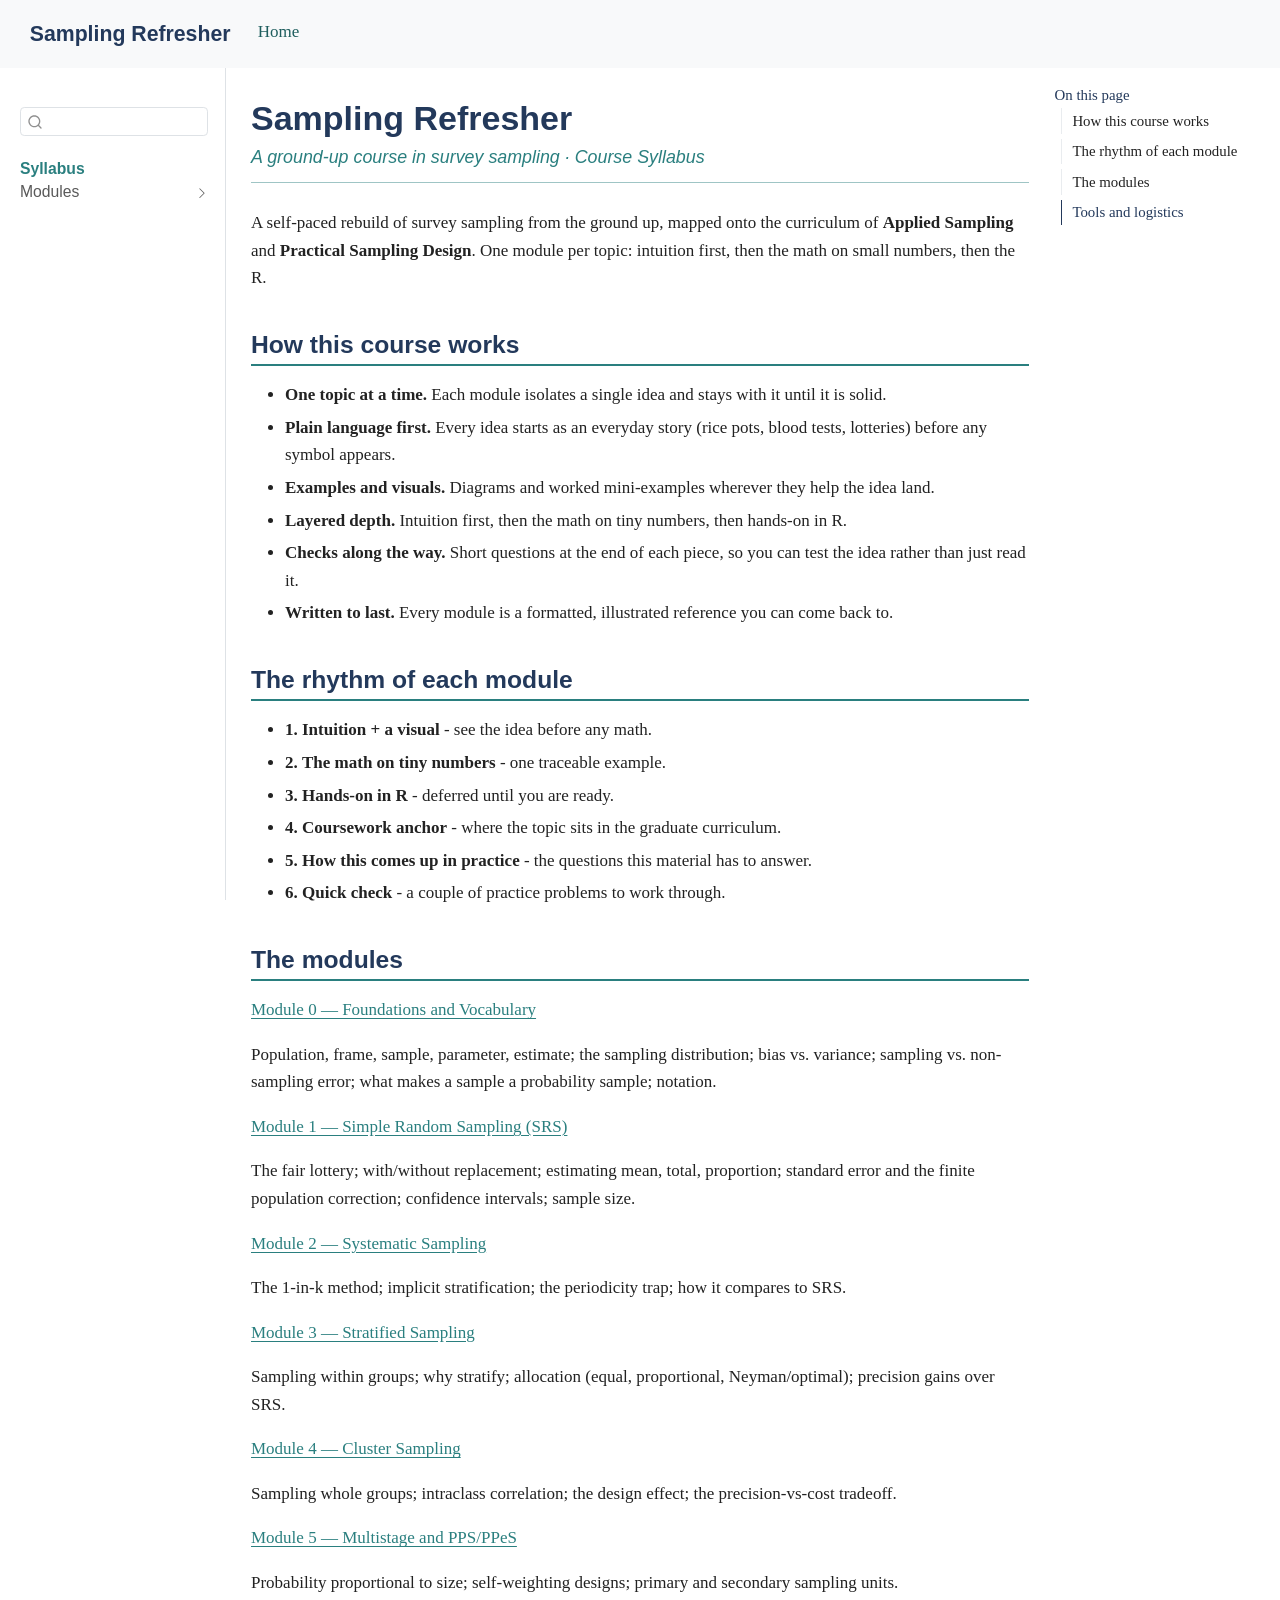
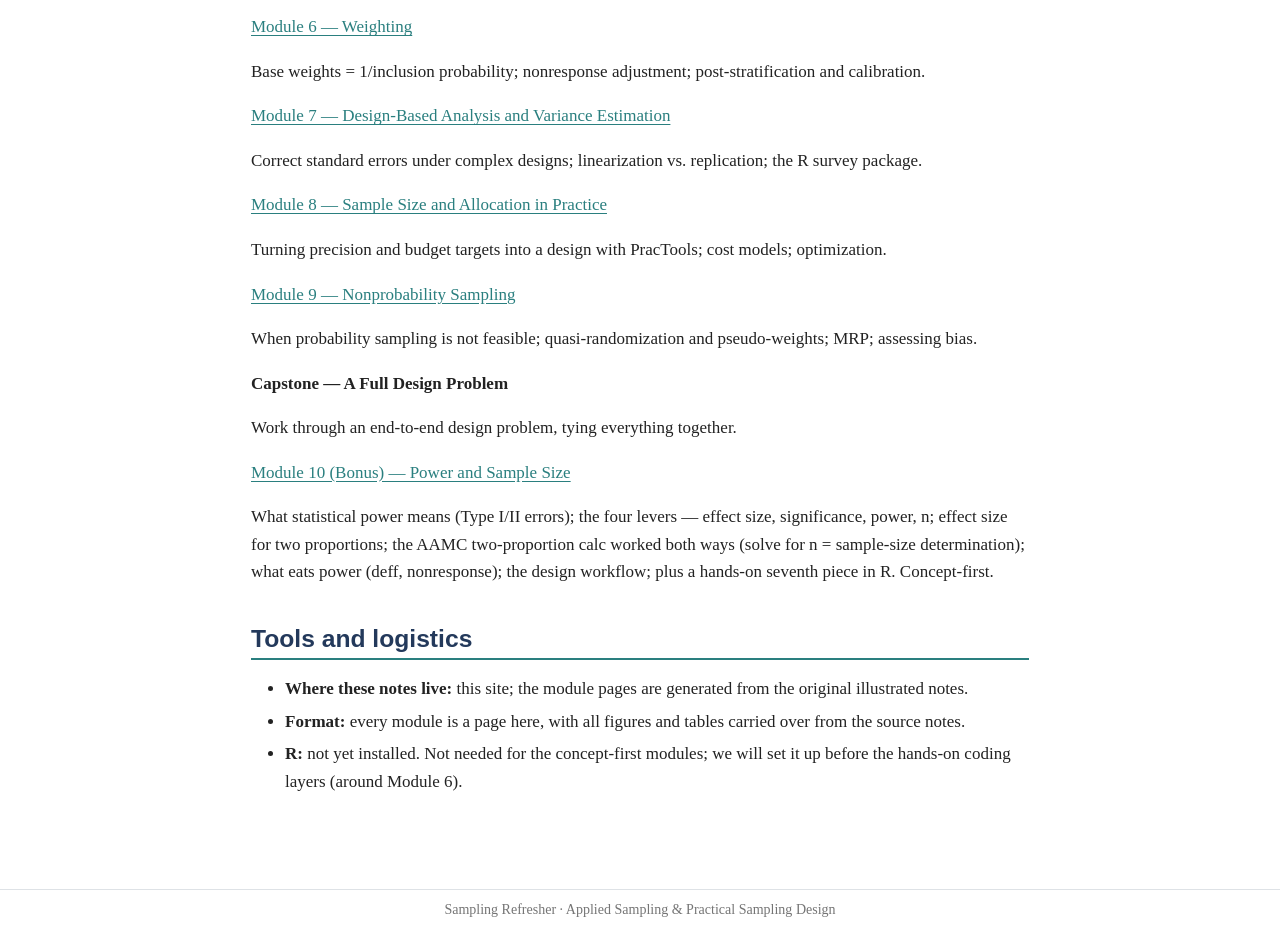
<file: index.html>
<!DOCTYPE html>
<html xmlns="http://www.w3.org/1999/xhtml" lang="en" xml:lang="en"><head>

<meta charset="utf-8">
<meta name="generator" content="quarto-1.9.38">

<meta name="viewport" content="width=device-width, initial-scale=1.0, user-scalable=yes">


<title>Sampling Refresher</title>
<style>
/* Default styles provided by pandoc.
** See https://pandoc.org/MANUAL.html#variables-for-html for config info.
*/
code{white-space: pre-wrap;}
span.smallcaps{font-variant: small-caps;}
div.columns{display: flex; gap: min(4vw, 1.5em);}
div.column{flex: auto; overflow-x: auto;}
div.hanging-indent{margin-left: 1.5em; text-indent: -1.5em;}
ul.task-list{list-style: none;}
ul.task-list li input[type="checkbox"] {
  width: 0.8em;
  margin: 0 0.8em 0.2em -1em; /* quarto-specific, see https://github.com/quarto-dev/quarto-cli/issues/4556 */ 
  vertical-align: middle;
}
</style>


<script src="site_libs/quarto-nav/quarto-nav.js"></script>
<script src="site_libs/quarto-nav/headroom.min.js"></script>
<script src="site_libs/clipboard/clipboard.min.js"></script>
<script src="site_libs/quarto-search/autocomplete.umd.js"></script>
<script src="site_libs/quarto-search/fuse.min.js"></script>
<script src="site_libs/quarto-search/quarto-search.js"></script>
<meta name="quarto:offset" content="./">
<script src="site_libs/quarto-html/quarto.js" type="module"></script>
<script src="site_libs/quarto-html/tabsets/tabsets.js" type="module"></script>
<script src="site_libs/quarto-html/popper.min.js"></script>
<script src="site_libs/quarto-html/tippy.umd.min.js"></script>
<script src="site_libs/quarto-html/anchor.min.js"></script>
<link href="site_libs/quarto-html/tippy.css" rel="stylesheet">
<link href="site_libs/quarto-html/quarto-syntax-highlighting-15634bcf2e68342d4ad2dfa704d543f6.css" rel="stylesheet" id="quarto-text-highlighting-styles">
<script src="site_libs/bootstrap/bootstrap.min.js"></script>
<link href="site_libs/bootstrap/bootstrap-icons.css" rel="stylesheet">
<link href="site_libs/bootstrap/bootstrap-e8d91532b558204ec916bde7de9fbf8c.min.css" rel="stylesheet" append-hash="true" id="quarto-bootstrap" data-mode="light">
<script id="quarto-search-options" type="application/json">{
  "location": "sidebar",
  "copy-button": false,
  "collapse-after": 3,
  "panel-placement": "start",
  "type": "textbox",
  "limit": 50,
  "keyboard-shortcut": [
    "f",
    "/",
    "s"
  ],
  "language": {
    "search-no-results-text": "No results",
    "search-matching-documents-text": "matching documents",
    "search-copy-link-title": "Copy link to search",
    "search-hide-matches-text": "Hide additional matches",
    "search-more-match-text": "more match in this document",
    "search-more-matches-text": "more matches in this document",
    "search-clear-button-title": "Clear",
    "search-text-placeholder": "",
    "search-detached-cancel-button-title": "Cancel",
    "search-submit-button-title": "Submit",
    "search-label": "Search"
  }
}</script>


</head>

<body class="nav-sidebar docked nav-fixed quarto-light">

<div id="quarto-search-results"></div>
  <header id="quarto-header" class="headroom fixed-top">
    <nav class="navbar navbar-expand-lg " data-bs-theme="dark">
      <div class="navbar-container container-fluid">
      <div class="navbar-brand-container mx-auto">
    <a class="navbar-brand" href="./index.html">
    <span class="navbar-title">Sampling Refresher</span>
    </a>
  </div>
          <button class="navbar-toggler" type="button" data-bs-toggle="collapse" data-bs-target="#navbarCollapse" aria-controls="navbarCollapse" role="menu" aria-expanded="false" aria-label="Toggle navigation" onclick="if (window.quartoToggleHeadroom) { window.quartoToggleHeadroom(); }">
  <span class="navbar-toggler-icon"></span>
</button>
          <div class="collapse navbar-collapse" id="navbarCollapse">
            <ul class="navbar-nav navbar-nav-scroll me-auto">
  <li class="nav-item">
    <a class="nav-link active" href="./index.html" aria-current="page"> 
<span class="menu-text">Home</span></a>
  </li>  
</ul>
          </div> <!-- /navcollapse -->
            <div class="quarto-navbar-tools">
</div>
      </div> <!-- /container-fluid -->
    </nav>
  <nav class="quarto-secondary-nav">
    <div class="container-fluid d-flex">
      <button type="button" class="quarto-btn-toggle btn" data-bs-toggle="collapse" role="button" data-bs-target=".quarto-sidebar-collapse-item" aria-controls="quarto-sidebar" aria-expanded="false" aria-label="Toggle sidebar navigation" onclick="if (window.quartoToggleHeadroom) { window.quartoToggleHeadroom(); }">
        <i class="bi bi-layout-text-sidebar-reverse"></i>
      </button>
        <nav class="quarto-page-breadcrumbs" aria-label="breadcrumb"><ol class="breadcrumb"><li class="breadcrumb-item"><a href="./index.html">Syllabus</a></li></ol></nav>
        <a class="flex-grow-1" role="navigation" data-bs-toggle="collapse" data-bs-target=".quarto-sidebar-collapse-item" aria-controls="quarto-sidebar" aria-expanded="false" aria-label="Toggle sidebar navigation" onclick="if (window.quartoToggleHeadroom) { window.quartoToggleHeadroom(); }">      
        </a>
      <button type="button" class="btn quarto-search-button" aria-label="Search" onclick="window.quartoOpenSearch();">
        <i class="bi bi-search"></i>
      </button>
    </div>
  </nav>
</header>
<!-- content -->
<div id="quarto-content" class="quarto-container page-columns page-rows-contents page-layout-article page-navbar">
<!-- sidebar -->
  <nav id="quarto-sidebar" class="sidebar collapse collapse-horizontal quarto-sidebar-collapse-item sidebar-navigation docked overflow-auto">
        <div class="mt-2 flex-shrink-0 align-items-center">
        <div class="sidebar-search">
        <div id="quarto-search" class="" title="Search"></div>
        </div>
        </div>
    <div class="sidebar-menu-container"> 
    <ul class="list-unstyled mt-1">
        <li class="sidebar-item">
  <div class="sidebar-item-container"> 
  <a href="./index.html" class="sidebar-item-text sidebar-link active">
 <span class="menu-text">Syllabus</span></a>
  </div>
</li>
        <li class="sidebar-item sidebar-item-section">
      <div class="sidebar-item-container"> 
            <a class="sidebar-item-text sidebar-link text-start collapsed" data-bs-toggle="collapse" data-bs-target="#quarto-sidebar-section-1" role="navigation" aria-expanded="false">
 <span class="menu-text">Modules</span></a>
          <a class="sidebar-item-toggle text-start collapsed" data-bs-toggle="collapse" data-bs-target="#quarto-sidebar-section-1" role="navigation" aria-expanded="false" aria-label="Toggle section">
            <i class="bi bi-chevron-right ms-2"></i>
          </a> 
      </div>
      <ul id="quarto-sidebar-section-1" class="collapse list-unstyled sidebar-section depth1 ">  
          <li class="sidebar-item">
  <div class="sidebar-item-container"> 
  <a href="./00-foundations.html" class="sidebar-item-text sidebar-link">
 <span class="menu-text">0 · Foundations</span></a>
  </div>
</li>
          <li class="sidebar-item">
  <div class="sidebar-item-container"> 
  <a href="./01-simple-random-sampling.html" class="sidebar-item-text sidebar-link">
 <span class="menu-text">1 · Simple Random Sampling</span></a>
  </div>
</li>
          <li class="sidebar-item">
  <div class="sidebar-item-container"> 
  <a href="./02-systematic-sampling.html" class="sidebar-item-text sidebar-link">
 <span class="menu-text">2 · Systematic Sampling</span></a>
  </div>
</li>
          <li class="sidebar-item">
  <div class="sidebar-item-container"> 
  <a href="./03-stratified-sampling.html" class="sidebar-item-text sidebar-link">
 <span class="menu-text">3 · Stratified Sampling</span></a>
  </div>
</li>
          <li class="sidebar-item">
  <div class="sidebar-item-container"> 
  <a href="./04-cluster-sampling.html" class="sidebar-item-text sidebar-link">
 <span class="menu-text">4 · Cluster Sampling</span></a>
  </div>
</li>
          <li class="sidebar-item">
  <div class="sidebar-item-container"> 
  <a href="./05-multistage-pps.html" class="sidebar-item-text sidebar-link">
 <span class="menu-text">5 · Multistage &amp; PPS</span></a>
  </div>
</li>
          <li class="sidebar-item">
  <div class="sidebar-item-container"> 
  <a href="./06-weighting.html" class="sidebar-item-text sidebar-link">
 <span class="menu-text">6 · Weighting</span></a>
  </div>
</li>
          <li class="sidebar-item">
  <div class="sidebar-item-container"> 
  <a href="./07-design-based-analysis.html" class="sidebar-item-text sidebar-link">
 <span class="menu-text">7 · Design-Based Analysis</span></a>
  </div>
</li>
          <li class="sidebar-item">
  <div class="sidebar-item-container"> 
  <a href="./08-sample-size-allocation.html" class="sidebar-item-text sidebar-link">
 <span class="menu-text">8 · Sample Size &amp; Allocation</span></a>
  </div>
</li>
          <li class="sidebar-item">
  <div class="sidebar-item-container"> 
  <a href="./09-nonprobability-sampling.html" class="sidebar-item-text sidebar-link">
 <span class="menu-text">9 · Nonprobability Sampling</span></a>
  </div>
</li>
          <li class="sidebar-item">
  <div class="sidebar-item-container"> 
  <a href="./10-power-sample-size.html" class="sidebar-item-text sidebar-link">
 <span class="menu-text">10 · Power &amp; Sample Size</span></a>
  </div>
</li>
      </ul>
  </li>
    </ul>
    </div>
</nav>
<div id="quarto-sidebar-glass" class="quarto-sidebar-collapse-item" data-bs-toggle="collapse" data-bs-target=".quarto-sidebar-collapse-item"></div>
<!-- margin-sidebar -->
    <div id="quarto-margin-sidebar" class="sidebar margin-sidebar">
        <nav id="TOC" role="doc-toc" class="toc-active">
    <h2 id="toc-title">On this page</h2>
   
  <ul class="collapse">
  <li><a href="#how-this-course-works" id="toc-how-this-course-works" class="nav-link active" data-scroll-target="#how-this-course-works">How this course works</a></li>
  <li><a href="#the-rhythm-of-each-module" id="toc-the-rhythm-of-each-module" class="nav-link" data-scroll-target="#the-rhythm-of-each-module">The rhythm of each module</a></li>
  <li><a href="#the-modules" id="toc-the-modules" class="nav-link" data-scroll-target="#the-modules">The modules</a></li>
  <li><a href="#tools-and-logistics" id="toc-tools-and-logistics" class="nav-link" data-scroll-target="#tools-and-logistics">Tools and logistics</a></li>
  </ul>
</nav>
    </div>
<!-- main -->
<main class="content" id="quarto-document-content">

<header id="title-block-header" class="quarto-title-block default">
<div class="quarto-title">
<h1 class="title">Sampling Refresher</h1>
<p class="subtitle lead">A ground-up course in survey sampling · Course Syllabus</p>
</div>



<div class="quarto-title-meta">

    
  
    
  </div>
  


</header>


<p>A self-paced rebuild of survey sampling from the ground up, mapped onto the curriculum of <strong>Applied Sampling</strong> and <strong>Practical Sampling Design</strong>. One module per topic: intuition first, then the math on small numbers, then the R.</p>
<section id="how-this-course-works" class="level2">
<h2 class="anchored" data-anchor-id="how-this-course-works">How this course works</h2>
<ul>
<li><strong>One topic at a time.</strong> Each module isolates a single idea and stays with it until it is solid.</li>
<li><strong>Plain language first.</strong> Every idea starts as an everyday story (rice pots, blood tests, lotteries) before any symbol appears.</li>
<li><strong>Examples and visuals.</strong> Diagrams and worked mini-examples wherever they help the idea land.</li>
<li><strong>Layered depth.</strong> Intuition first, then the math on tiny numbers, then hands-on in R.</li>
<li><strong>Checks along the way.</strong> Short questions at the end of each piece, so you can test the idea rather than just read it.</li>
<li><strong>Written to last.</strong> Every module is a formatted, illustrated reference you can come back to.</li>
</ul>
</section>
<section id="the-rhythm-of-each-module" class="level2">
<h2 class="anchored" data-anchor-id="the-rhythm-of-each-module">The rhythm of each module</h2>
<ul>
<li><strong>1.</strong> <strong>Intuition + a visual</strong> - see the idea before any math.</li>
<li><strong>2.</strong> <strong>The math on tiny numbers</strong> - one traceable example.</li>
<li><strong>3.</strong> <strong>Hands-on in R</strong> - deferred until you are ready.</li>
<li><strong>4.</strong> <strong>Coursework anchor</strong> - where the topic sits in the graduate curriculum.</li>
<li><strong>5.</strong> <strong>How this comes up in practice</strong> - the questions this material has to answer.</li>
<li><strong>6.</strong> <strong>Quick check</strong> - a couple of practice problems to work through.</li>
</ul>
</section>
<section id="the-modules" class="level2">
<h2 class="anchored" data-anchor-id="the-modules">The modules</h2>
<p><strong><a href="./00-foundations.html">Module 0 — Foundations and Vocabulary</a></strong></p>
<p>Population, frame, sample, parameter, estimate; the sampling distribution; bias vs.&nbsp;variance; sampling vs.&nbsp;non-sampling error; what makes a sample a probability sample; notation.</p>
<p><strong><a href="./01-simple-random-sampling.html">Module 1 — Simple Random Sampling (SRS)</a></strong></p>
<p>The fair lottery; with/without replacement; estimating mean, total, proportion; standard error and the finite population correction; confidence intervals; sample size.</p>
<p><strong><a href="./02-systematic-sampling.html">Module 2 — Systematic Sampling</a></strong></p>
<p>The 1-in-k method; implicit stratification; the periodicity trap; how it compares to SRS.</p>
<p><strong><a href="./03-stratified-sampling.html">Module 3 — Stratified Sampling</a></strong></p>
<p>Sampling within groups; why stratify; allocation (equal, proportional, Neyman/optimal); precision gains over SRS.</p>
<p><strong><a href="./04-cluster-sampling.html">Module 4 — Cluster Sampling</a></strong></p>
<p>Sampling whole groups; intraclass correlation; the design effect; the precision-vs-cost tradeoff.</p>
<p><strong><a href="./05-multistage-pps.html">Module 5 — Multistage and PPS/PPeS</a></strong></p>
<p>Probability proportional to size; self-weighting designs; primary and secondary sampling units.</p>
<p><strong><a href="./06-weighting.html">Module 6 — Weighting</a></strong></p>
<p>Base weights = 1/inclusion probability; nonresponse adjustment; post-stratification and calibration.</p>
<p><strong><a href="./07-design-based-analysis.html">Module 7 — Design-Based Analysis and Variance Estimation</a></strong></p>
<p>Correct standard errors under complex designs; linearization vs.&nbsp;replication; the R survey package.</p>
<p><strong><a href="./08-sample-size-allocation.html">Module 8 — Sample Size and Allocation in Practice</a></strong></p>
<p>Turning precision and budget targets into a design with PracTools; cost models; optimization.</p>
<p><strong><a href="./09-nonprobability-sampling.html">Module 9 — Nonprobability Sampling</a></strong></p>
<p>When probability sampling is not feasible; quasi-randomization and pseudo-weights; MRP; assessing bias.</p>
<p><strong>Capstone — A Full Design Problem</strong></p>
<p>Work through an end-to-end design problem, tying everything together.</p>
<p><strong><a href="./10-power-sample-size.html">Module 10 (Bonus) — Power and Sample Size</a></strong></p>
<p>What statistical power means (Type I/II errors); the four levers — effect size, significance, power, n; effect size for two proportions; the AAMC two-proportion calc worked both ways (solve for n = sample-size determination); what eats power (deff, nonresponse); the design workflow; plus a hands-on seventh piece in R. Concept-first.</p>
</section>
<section id="tools-and-logistics" class="level2">
<h2 class="anchored" data-anchor-id="tools-and-logistics">Tools and logistics</h2>
<ul>
<li><strong>Where these notes live:</strong> this site; the module pages are generated from the original illustrated notes.</li>
<li><strong>Format:</strong> every module is a page here, with all figures and tables carried over from the source notes.</li>
<li><strong>R:</strong> not yet installed. Not needed for the concept-first modules; we will set it up before the hands-on coding layers (around Module 6).</li>
</ul>


</section>

</main> <!-- /main -->
<script id="quarto-html-after-body" type="application/javascript">
  window.document.addEventListener("DOMContentLoaded", function (event) {
    const icon = "";
    const anchorJS = new window.AnchorJS();
    anchorJS.options = {
      placement: 'right',
      icon: icon
    };
    anchorJS.add('.anchored');
    const isCodeAnnotation = (el) => {
      for (const clz of el.classList) {
        if (clz.startsWith('code-annotation-')) {                     
          return true;
        }
      }
      return false;
    }
    const onCopySuccess = function(e) {
      // button target
      const button = e.trigger;
      // don't keep focus
      button.blur();
      // flash "checked"
      button.classList.add('code-copy-button-checked');
      var currentTitle = button.getAttribute("title");
      button.setAttribute("title", "Copied!");
      let tooltip;
      if (window.bootstrap) {
        button.setAttribute("data-bs-toggle", "tooltip");
        button.setAttribute("data-bs-placement", "left");
        button.setAttribute("data-bs-title", "Copied!");
        tooltip = new bootstrap.Tooltip(button, 
          { trigger: "manual", 
            customClass: "code-copy-button-tooltip",
            offset: [0, -8]});
        tooltip.show();    
      }
      setTimeout(function() {
        if (tooltip) {
          tooltip.hide();
          button.removeAttribute("data-bs-title");
          button.removeAttribute("data-bs-toggle");
          button.removeAttribute("data-bs-placement");
        }
        button.setAttribute("title", currentTitle);
        button.classList.remove('code-copy-button-checked');
      }, 1000);
      // clear code selection
      e.clearSelection();
    }
    const getTextToCopy = function(trigger) {
      const outerScaffold = trigger.parentElement.cloneNode(true);
      const codeEl = outerScaffold.querySelector('code');
      for (const childEl of codeEl.children) {
        if (isCodeAnnotation(childEl)) {
          childEl.remove();
        }
      }
      return codeEl.innerText;
    }
    const clipboard = new window.ClipboardJS('.code-copy-button:not([data-in-quarto-modal])', {
      text: getTextToCopy
    });
    clipboard.on('success', onCopySuccess);
    if (window.document.getElementById('quarto-embedded-source-code-modal')) {
      const clipboardModal = new window.ClipboardJS('.code-copy-button[data-in-quarto-modal]', {
        text: getTextToCopy,
        container: window.document.getElementById('quarto-embedded-source-code-modal')
      });
      clipboardModal.on('success', onCopySuccess);
    }
      var localhostRegex = new RegExp(/^(?:http|https):\/\/localhost\:?[0-9]*\//);
      var mailtoRegex = new RegExp(/^mailto:/);
        var filterRegex = new RegExp("https:\/\/ilmuljahan\.github\.io\/sampling-refresher\/");
      var isInternal = (href) => {
          return filterRegex.test(href) || localhostRegex.test(href) || mailtoRegex.test(href);
      }
      // Inspect non-navigation links and adorn them if external
     var links = window.document.querySelectorAll('a[href]:not(.nav-link):not(.navbar-brand):not(.toc-action):not(.sidebar-link):not(.sidebar-item-toggle):not(.pagination-link):not(.no-external):not([aria-hidden]):not(.dropdown-item):not(.quarto-navigation-tool):not(.about-link)');
      for (var i=0; i<links.length; i++) {
        const link = links[i];
        if (!isInternal(link.href)) {
          // undo the damage that might have been done by quarto-nav.js in the case of
          // links that we want to consider external
          if (link.dataset.originalHref !== undefined) {
            link.href = link.dataset.originalHref;
          }
            // target, if specified
            link.setAttribute("target", "_blank");
            if (link.getAttribute("rel") === null) {
              link.setAttribute("rel", "noopener");
            }
        }
      }
    function tippyHover(el, contentFn, onTriggerFn, onUntriggerFn) {
      const config = {
        allowHTML: true,
        maxWidth: 500,
        delay: 100,
        arrow: false,
        appendTo: function(el) {
            return el.parentElement;
        },
        interactive: true,
        interactiveBorder: 10,
        theme: 'quarto',
        placement: 'bottom-start',
      };
      if (contentFn) {
        config.content = contentFn;
      }
      if (onTriggerFn) {
        config.onTrigger = onTriggerFn;
      }
      if (onUntriggerFn) {
        config.onUntrigger = onUntriggerFn;
      }
      window.tippy(el, config); 
    }
    const noterefs = window.document.querySelectorAll('a[role="doc-noteref"]');
    for (var i=0; i<noterefs.length; i++) {
      const ref = noterefs[i];
      tippyHover(ref, function() {
        // use id or data attribute instead here
        let href = ref.getAttribute('data-footnote-href') || ref.getAttribute('href');
        try { href = new URL(href).hash; } catch {}
        const id = href.replace(/^#\/?/, "");
        const note = window.document.getElementById(id);
        if (note) {
          return note.innerHTML;
        } else {
          return "";
        }
      });
    }
    const xrefs = window.document.querySelectorAll('a.quarto-xref');
    const processXRef = (id, note) => {
      // Strip column container classes
      const stripColumnClz = (el) => {
        el.classList.remove("page-full", "page-columns");
        if (el.children) {
          for (const child of el.children) {
            stripColumnClz(child);
          }
        }
      }
      stripColumnClz(note)
      if (id === null || id.startsWith('sec-')) {
        // Special case sections, only their first couple elements
        const container = document.createElement("div");
        if (note.children && note.children.length > 2) {
          container.appendChild(note.children[0].cloneNode(true));
          for (let i = 1; i < note.children.length; i++) {
            const child = note.children[i];
            if (child.tagName === "P" && child.innerText === "") {
              continue;
            } else {
              container.appendChild(child.cloneNode(true));
              break;
            }
          }
          if (window.Quarto?.typesetMath) {
            window.Quarto.typesetMath(container);
          }
          return container.innerHTML
        } else {
          if (window.Quarto?.typesetMath) {
            window.Quarto.typesetMath(note);
          }
          return note.innerHTML;
        }
      } else {
        // Remove any anchor links if they are present
        const anchorLink = note.querySelector('a.anchorjs-link');
        if (anchorLink) {
          anchorLink.remove();
        }
        if (window.Quarto?.typesetMath) {
          window.Quarto.typesetMath(note);
        }
        if (note.classList.contains("callout")) {
          return note.outerHTML;
        } else {
          return note.innerHTML;
        }
      }
    }
    for (var i=0; i<xrefs.length; i++) {
      const xref = xrefs[i];
      tippyHover(xref, undefined, function(instance) {
        instance.disable();
        let url = xref.getAttribute('href');
        let hash = undefined; 
        if (url.startsWith('#')) {
          hash = url;
        } else {
          try { hash = new URL(url).hash; } catch {}
        }
        if (hash) {
          const id = hash.replace(/^#\/?/, "");
          const note = window.document.getElementById(id);
          if (note !== null) {
            try {
              const html = processXRef(id, note.cloneNode(true));
              instance.setContent(html);
            } finally {
              instance.enable();
              instance.show();
            }
          } else {
            // See if we can fetch this
            fetch(url.split('#')[0])
            .then(res => res.text())
            .then(html => {
              const parser = new DOMParser();
              const htmlDoc = parser.parseFromString(html, "text/html");
              const note = htmlDoc.getElementById(id);
              if (note !== null) {
                const html = processXRef(id, note);
                instance.setContent(html);
              } 
            }).finally(() => {
              instance.enable();
              instance.show();
            });
          }
        } else {
          // See if we can fetch a full url (with no hash to target)
          // This is a special case and we should probably do some content thinning / targeting
          fetch(url)
          .then(res => res.text())
          .then(html => {
            const parser = new DOMParser();
            const htmlDoc = parser.parseFromString(html, "text/html");
            const note = htmlDoc.querySelector('main.content');
            if (note !== null) {
              // This should only happen for chapter cross references
              // (since there is no id in the URL)
              // remove the first header
              if (note.children.length > 0 && note.children[0].tagName === "HEADER") {
                note.children[0].remove();
              }
              const html = processXRef(null, note);
              instance.setContent(html);
            } 
          }).finally(() => {
            instance.enable();
            instance.show();
          });
        }
      }, function(instance) {
      });
    }
        let selectedAnnoteEl;
        const selectorForAnnotation = ( cell, annotation) => {
          let cellAttr = 'data-code-cell="' + cell + '"';
          let lineAttr = 'data-code-annotation="' +  annotation + '"';
          const selector = 'span[' + cellAttr + '][' + lineAttr + ']';
          return selector;
        }
        const selectCodeLines = (annoteEl) => {
          const doc = window.document;
          const targetCell = annoteEl.getAttribute("data-target-cell");
          const targetAnnotation = annoteEl.getAttribute("data-target-annotation");
          const annoteSpan = window.document.querySelector(selectorForAnnotation(targetCell, targetAnnotation));
          const lines = annoteSpan.getAttribute("data-code-lines").split(",");
          const lineIds = lines.map((line) => {
            return targetCell + "-" + line;
          })
          let top = null;
          let height = null;
          let parent = null;
          if (lineIds.length > 0) {
              //compute the position of the single el (top and bottom and make a div)
              const el = window.document.getElementById(lineIds[0]);
              top = el.offsetTop;
              height = el.offsetHeight;
              parent = el.parentElement.parentElement;
            if (lineIds.length > 1) {
              const lastEl = window.document.getElementById(lineIds[lineIds.length - 1]);
              const bottom = lastEl.offsetTop + lastEl.offsetHeight;
              height = bottom - top;
            }
            if (top !== null && height !== null && parent !== null) {
              // cook up a div (if necessary) and position it 
              let div = window.document.getElementById("code-annotation-line-highlight");
              if (div === null) {
                div = window.document.createElement("div");
                div.setAttribute("id", "code-annotation-line-highlight");
                div.style.position = 'absolute';
                parent.appendChild(div);
              }
              div.style.top = top - 2 + "px";
              div.style.height = height + 4 + "px";
              div.style.left = 0;
              let gutterDiv = window.document.getElementById("code-annotation-line-highlight-gutter");
              if (gutterDiv === null) {
                gutterDiv = window.document.createElement("div");
                gutterDiv.setAttribute("id", "code-annotation-line-highlight-gutter");
                gutterDiv.style.position = 'absolute';
                const codeCell = window.document.getElementById(targetCell);
                const gutter = codeCell.querySelector('.code-annotation-gutter');
                gutter.appendChild(gutterDiv);
              }
              gutterDiv.style.top = top - 2 + "px";
              gutterDiv.style.height = height + 4 + "px";
            }
            selectedAnnoteEl = annoteEl;
          }
        };
        const unselectCodeLines = () => {
          const elementsIds = ["code-annotation-line-highlight", "code-annotation-line-highlight-gutter"];
          elementsIds.forEach((elId) => {
            const div = window.document.getElementById(elId);
            if (div) {
              div.remove();
            }
          });
          selectedAnnoteEl = undefined;
        };
          // Handle positioning of the toggle
      window.addEventListener(
        "resize",
        throttle(() => {
          elRect = undefined;
          if (selectedAnnoteEl) {
            selectCodeLines(selectedAnnoteEl);
          }
        }, 10)
      );
      function throttle(fn, ms) {
      let throttle = false;
      let timer;
        return (...args) => {
          if(!throttle) { // first call gets through
              fn.apply(this, args);
              throttle = true;
          } else { // all the others get throttled
              if(timer) clearTimeout(timer); // cancel #2
              timer = setTimeout(() => {
                fn.apply(this, args);
                timer = throttle = false;
              }, ms);
          }
        };
      }
        // Attach click handler to the DT
        const annoteDls = window.document.querySelectorAll('dt[data-target-cell]');
        for (const annoteDlNode of annoteDls) {
          annoteDlNode.addEventListener('click', (event) => {
            const clickedEl = event.target;
            if (clickedEl !== selectedAnnoteEl) {
              unselectCodeLines();
              const activeEl = window.document.querySelector('dt[data-target-cell].code-annotation-active');
              if (activeEl) {
                activeEl.classList.remove('code-annotation-active');
              }
              selectCodeLines(clickedEl);
              clickedEl.classList.add('code-annotation-active');
            } else {
              // Unselect the line
              unselectCodeLines();
              clickedEl.classList.remove('code-annotation-active');
            }
          });
        }
    const findCites = (el) => {
      const parentEl = el.parentElement;
      if (parentEl) {
        const cites = parentEl.dataset.cites;
        if (cites) {
          return {
            el,
            cites: cites.split(' ')
          };
        } else {
          return findCites(el.parentElement)
        }
      } else {
        return undefined;
      }
    };
    var bibliorefs = window.document.querySelectorAll('a[role="doc-biblioref"]');
    for (var i=0; i<bibliorefs.length; i++) {
      const ref = bibliorefs[i];
      const citeInfo = findCites(ref);
      if (citeInfo) {
        tippyHover(citeInfo.el, function() {
          var popup = window.document.createElement('div');
          citeInfo.cites.forEach(function(cite) {
            var citeDiv = window.document.createElement('div');
            citeDiv.classList.add('hanging-indent');
            citeDiv.classList.add('csl-entry');
            var biblioDiv = window.document.getElementById('ref-' + cite);
            if (biblioDiv) {
              citeDiv.innerHTML = biblioDiv.innerHTML;
            }
            popup.appendChild(citeDiv);
          });
          return popup.innerHTML;
        });
      }
    }
  });
  </script>
</div> <!-- /content -->
<footer class="footer">
  <div class="nav-footer">
    <div class="nav-footer-left">
      &nbsp;
    </div>   
    <div class="nav-footer-center">
<p>Sampling Refresher · Applied Sampling &amp; Practical Sampling Design</p>
</div>
    <div class="nav-footer-right">
      &nbsp;
    </div>
  </div>
</footer>




</body></html>
</file>
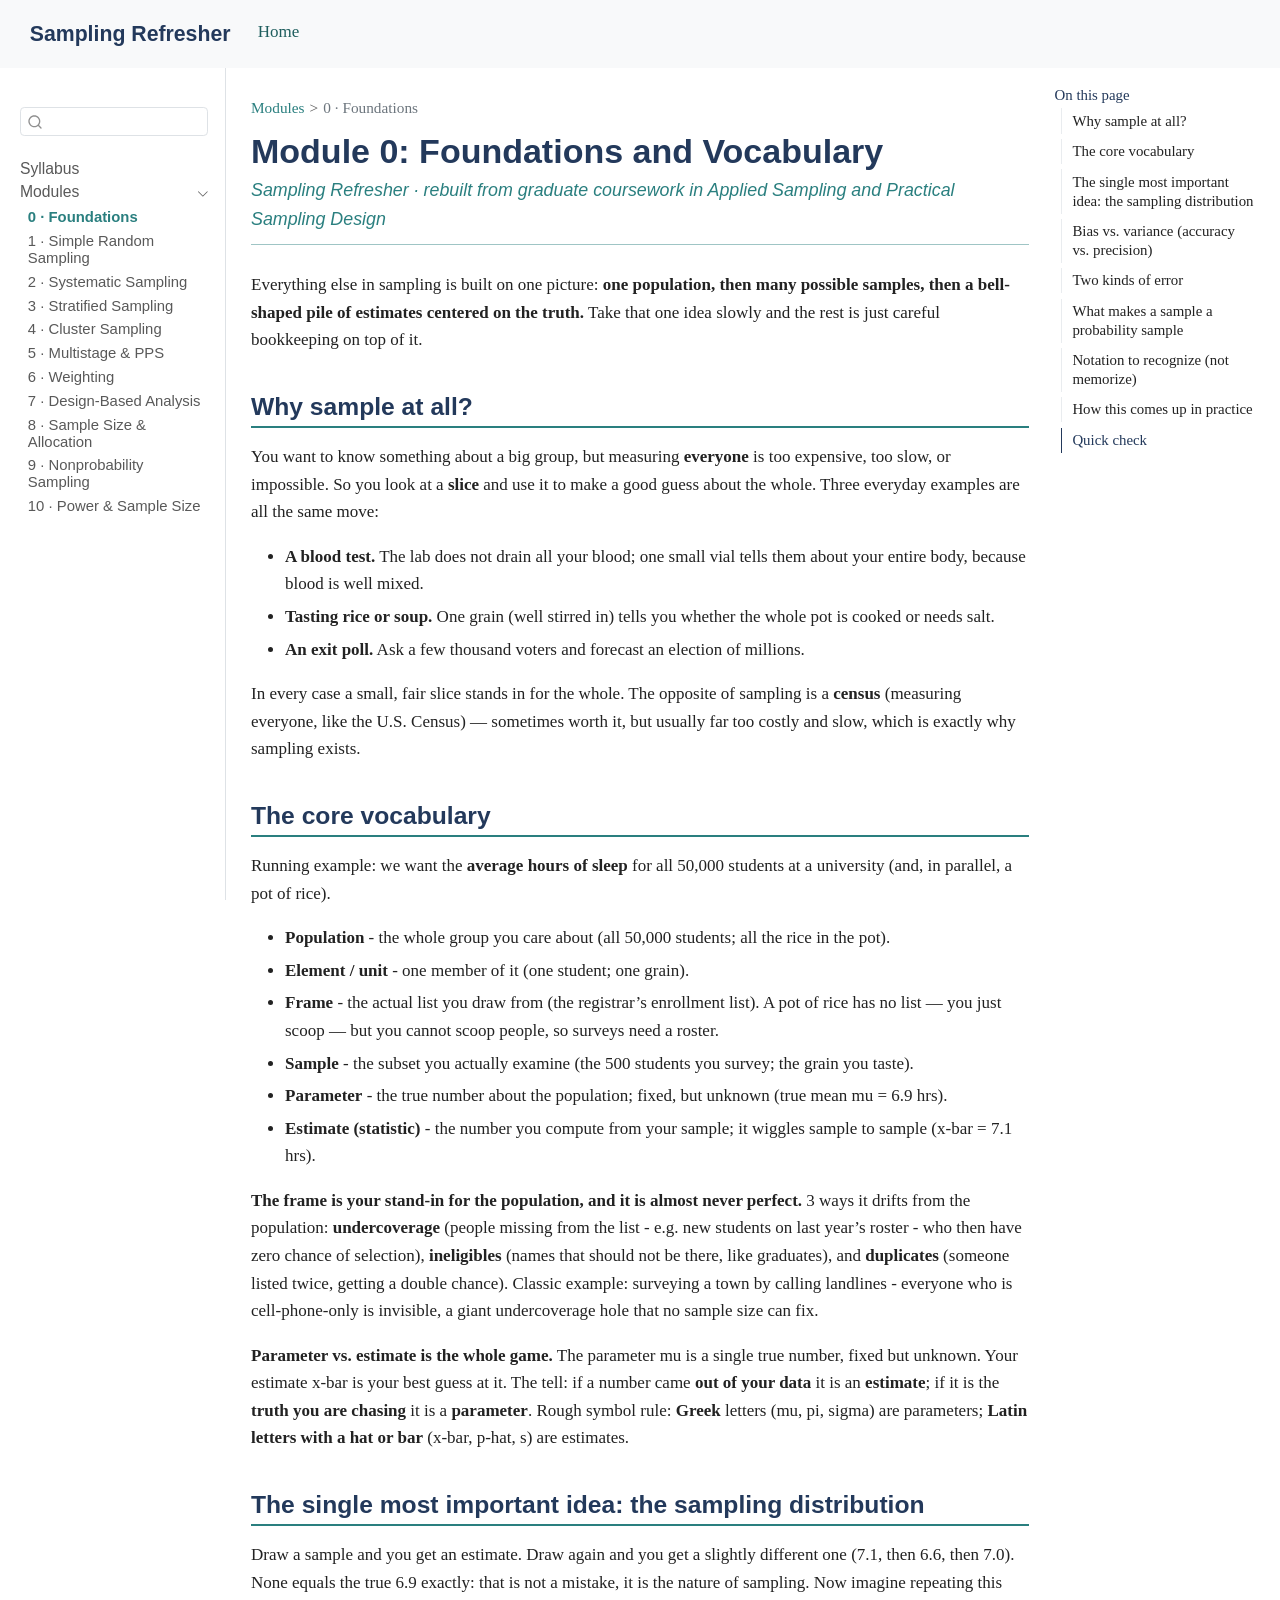
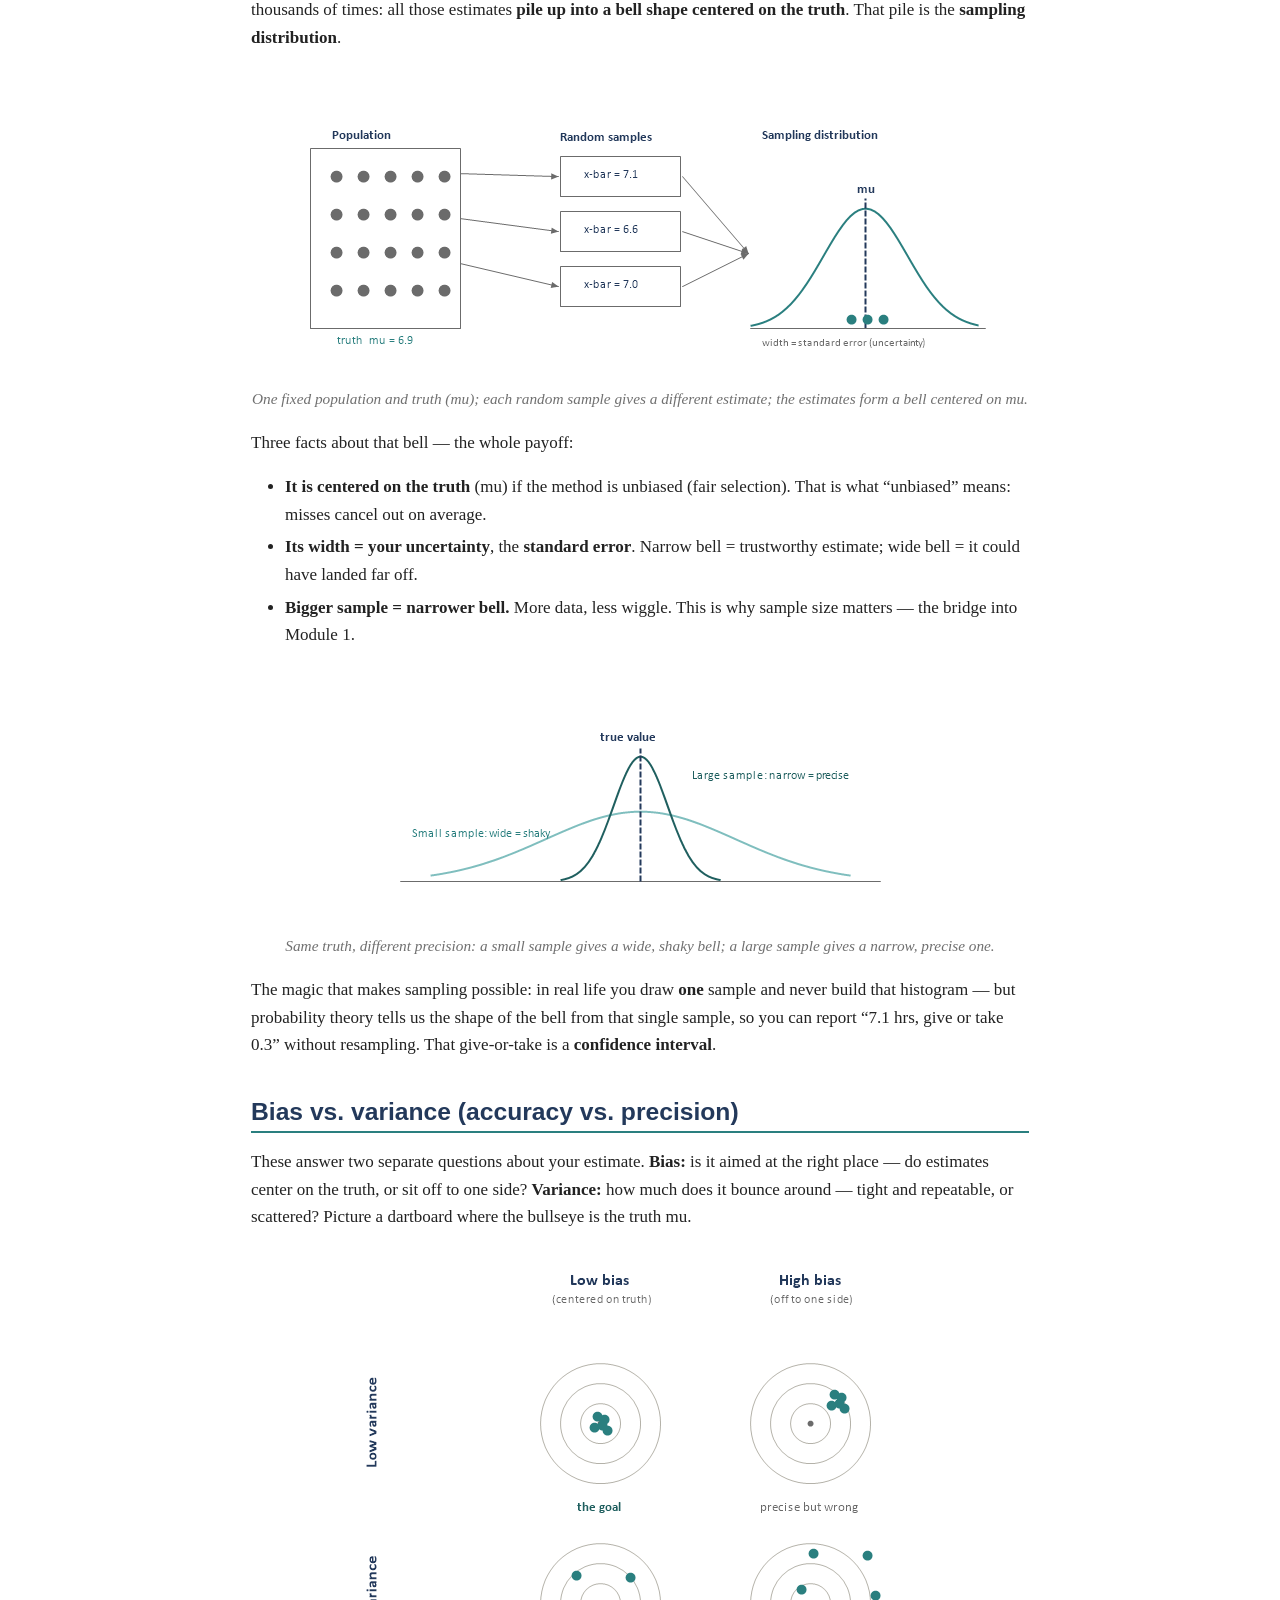
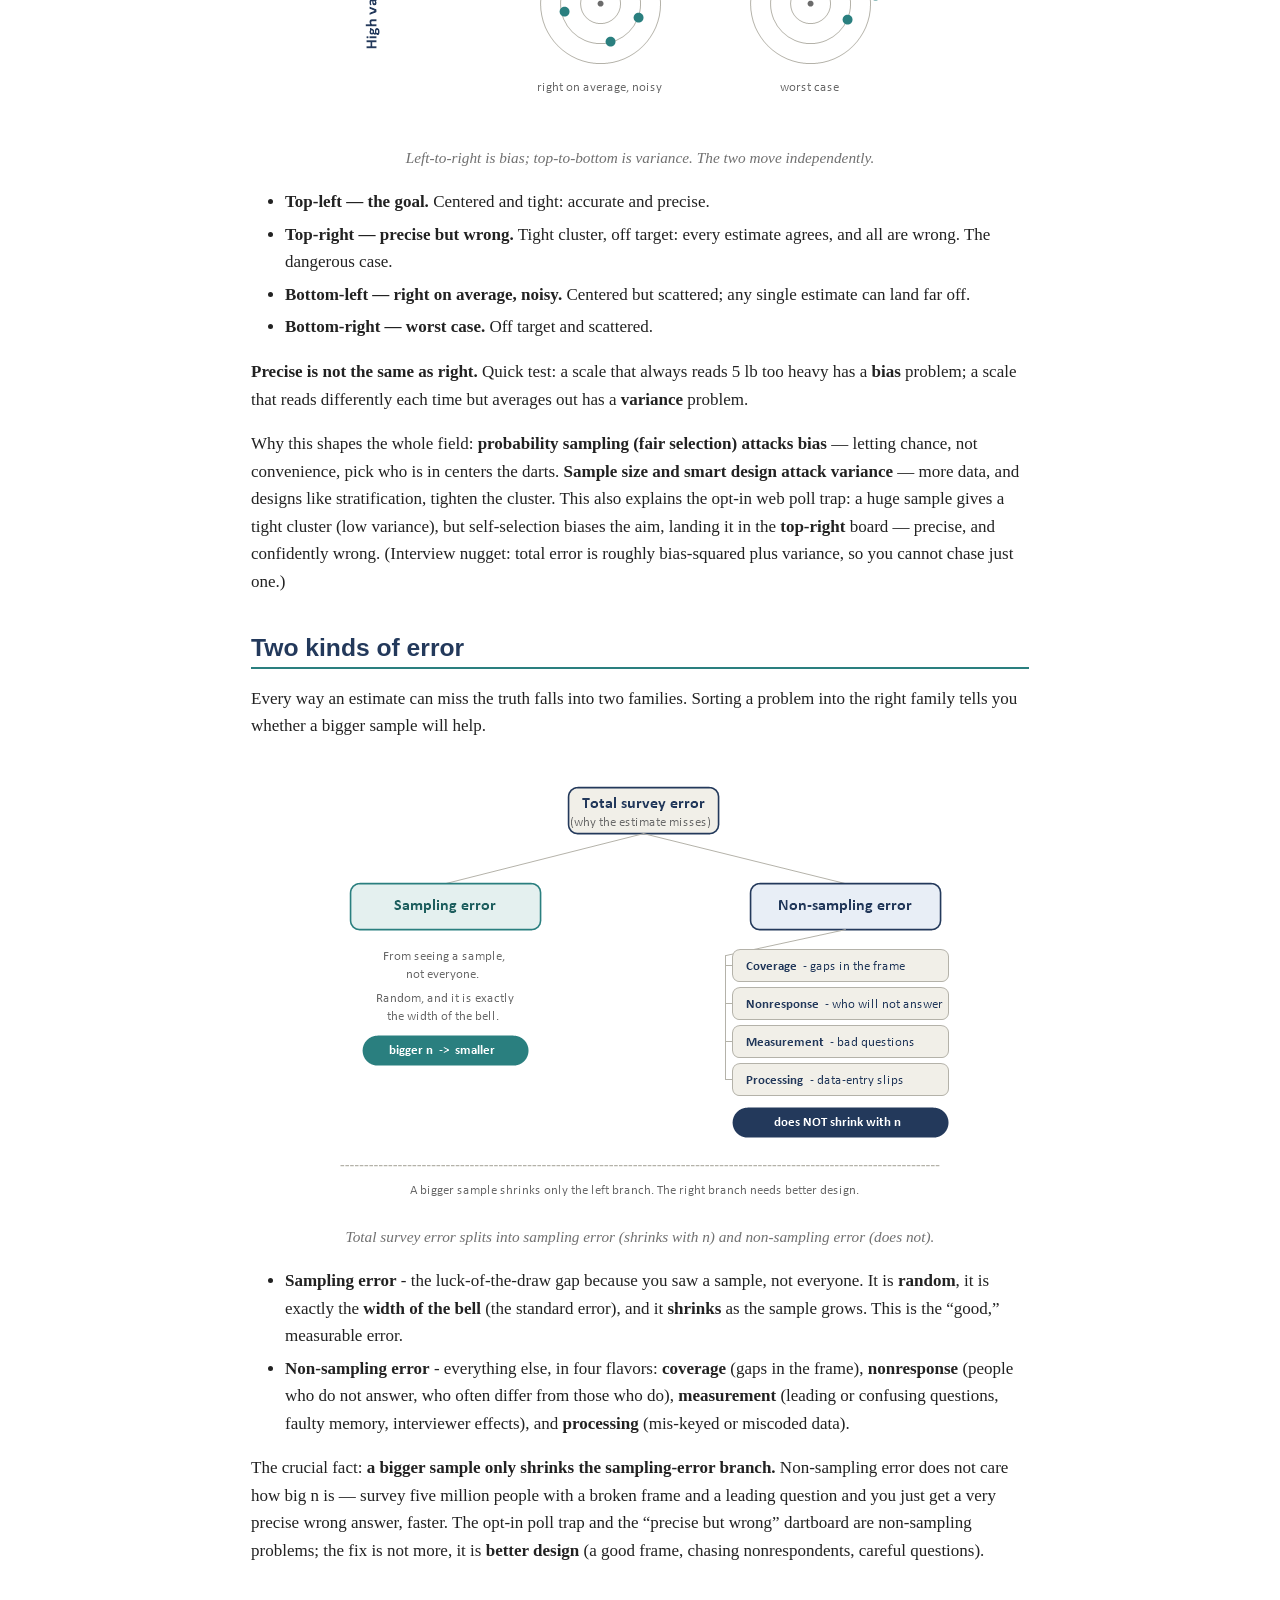
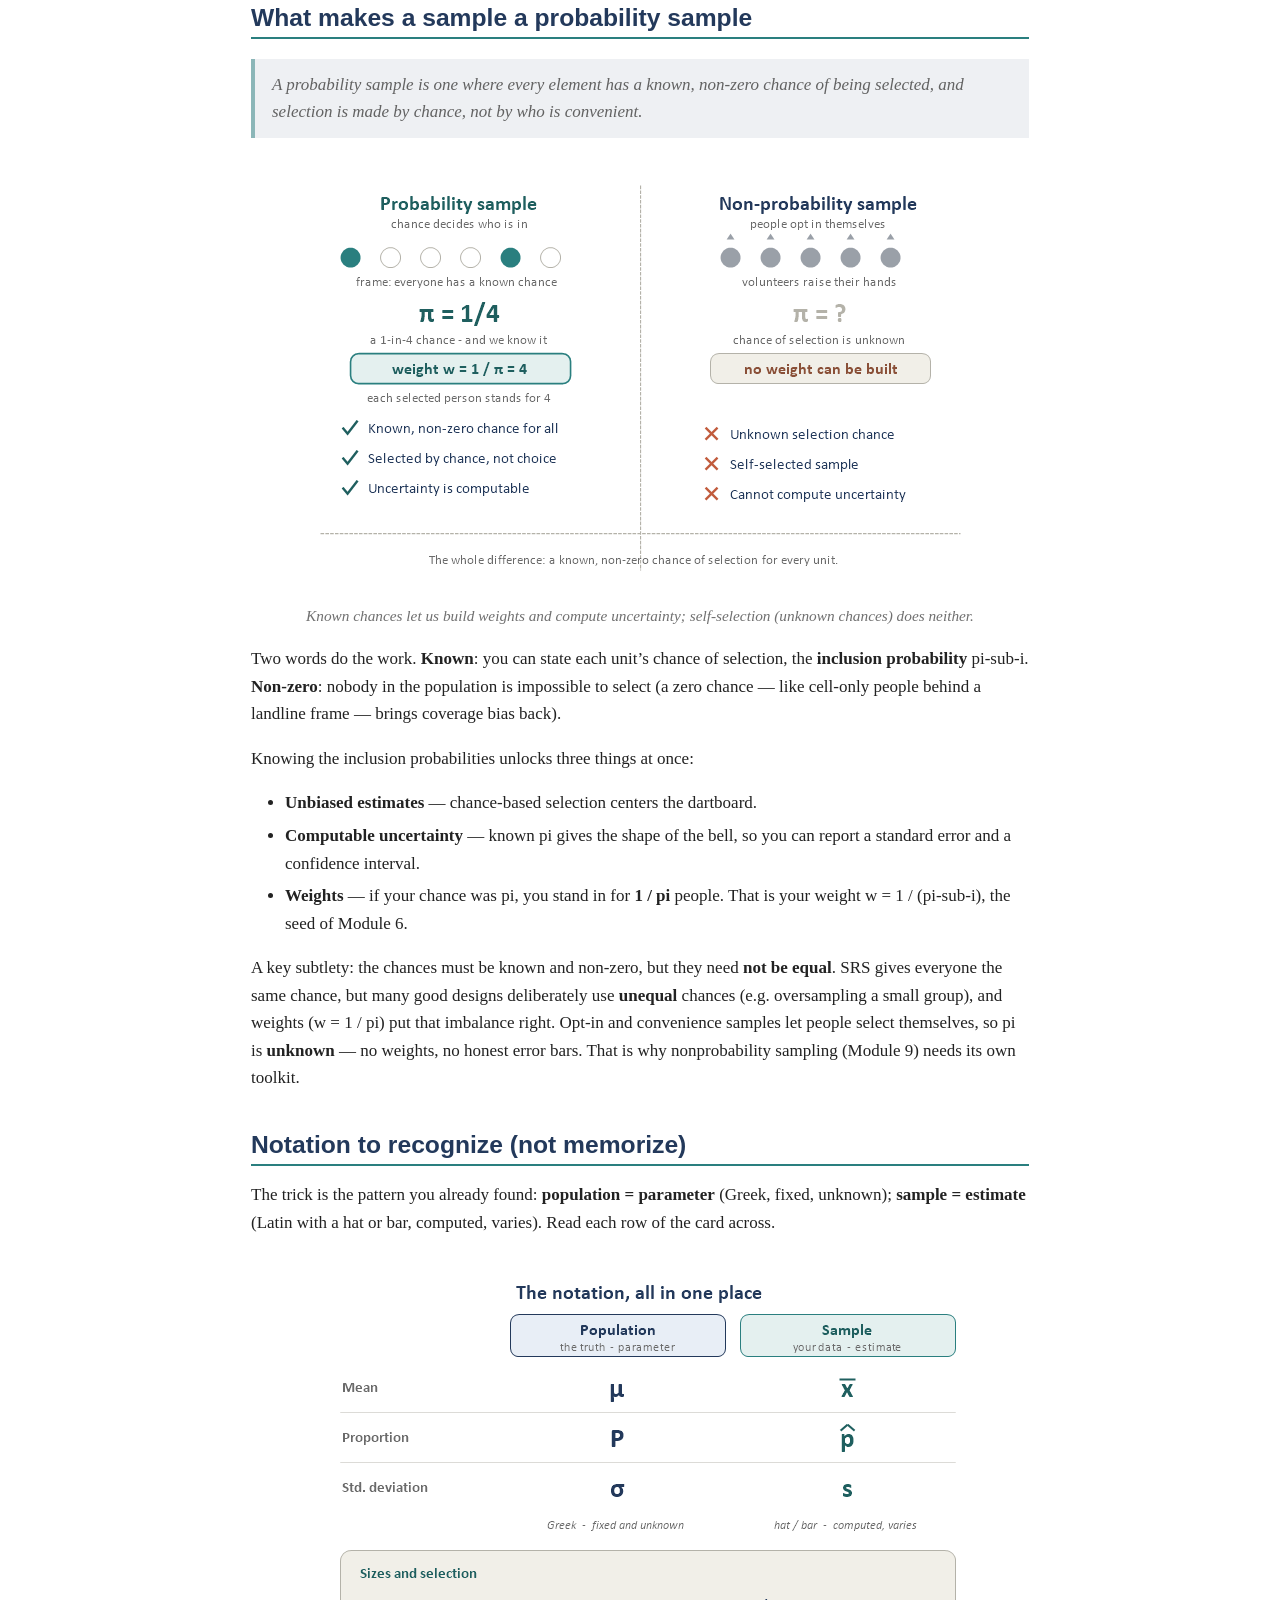
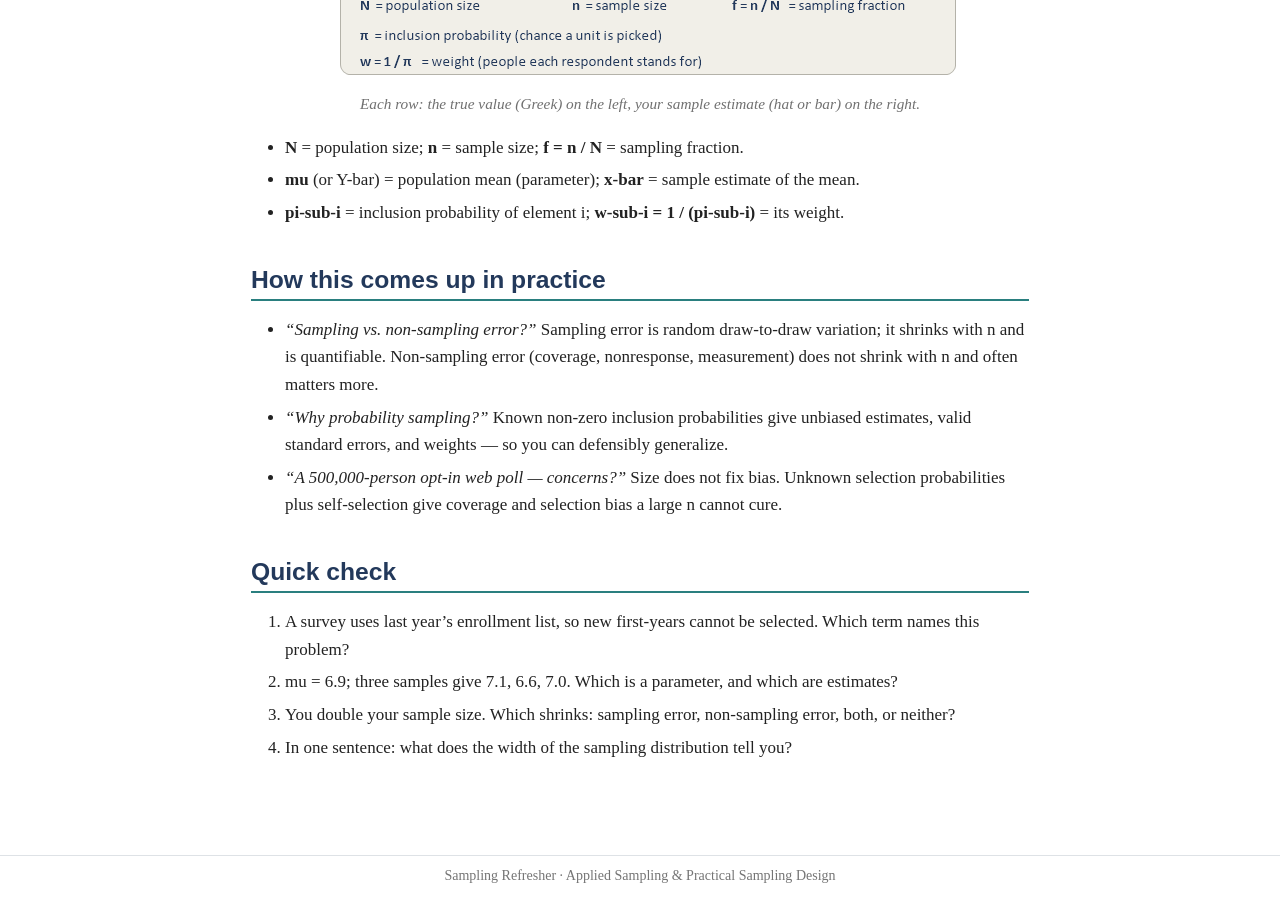
<file: 00-foundations.html>
<!DOCTYPE html>
<html xmlns="http://www.w3.org/1999/xhtml" lang="en" xml:lang="en"><head>

<meta charset="utf-8">
<meta name="generator" content="quarto-1.9.38">

<meta name="viewport" content="width=device-width, initial-scale=1.0, user-scalable=yes">


<title>Module 0: Foundations and Vocabulary – Sampling Refresher</title>
<style>
/* Default styles provided by pandoc.
** See https://pandoc.org/MANUAL.html#variables-for-html for config info.
*/
code{white-space: pre-wrap;}
span.smallcaps{font-variant: small-caps;}
div.columns{display: flex; gap: min(4vw, 1.5em);}
div.column{flex: auto; overflow-x: auto;}
div.hanging-indent{margin-left: 1.5em; text-indent: -1.5em;}
ul.task-list{list-style: none;}
ul.task-list li input[type="checkbox"] {
  width: 0.8em;
  margin: 0 0.8em 0.2em -1em; /* quarto-specific, see https://github.com/quarto-dev/quarto-cli/issues/4556 */ 
  vertical-align: middle;
}
</style>


<script src="site_libs/quarto-nav/quarto-nav.js"></script>
<script src="site_libs/quarto-nav/headroom.min.js"></script>
<script src="site_libs/clipboard/clipboard.min.js"></script>
<script src="site_libs/quarto-search/autocomplete.umd.js"></script>
<script src="site_libs/quarto-search/fuse.min.js"></script>
<script src="site_libs/quarto-search/quarto-search.js"></script>
<meta name="quarto:offset" content="./">
<script src="site_libs/quarto-html/quarto.js" type="module"></script>
<script src="site_libs/quarto-html/tabsets/tabsets.js" type="module"></script>
<script src="site_libs/quarto-html/popper.min.js"></script>
<script src="site_libs/quarto-html/tippy.umd.min.js"></script>
<script src="site_libs/quarto-html/anchor.min.js"></script>
<link href="site_libs/quarto-html/tippy.css" rel="stylesheet">
<link href="site_libs/quarto-html/quarto-syntax-highlighting-15634bcf2e68342d4ad2dfa704d543f6.css" rel="stylesheet" id="quarto-text-highlighting-styles">
<script src="site_libs/bootstrap/bootstrap.min.js"></script>
<link href="site_libs/bootstrap/bootstrap-icons.css" rel="stylesheet">
<link href="site_libs/bootstrap/bootstrap-e8d91532b558204ec916bde7de9fbf8c.min.css" rel="stylesheet" append-hash="true" id="quarto-bootstrap" data-mode="light">
<script id="quarto-search-options" type="application/json">{
  "location": "sidebar",
  "copy-button": false,
  "collapse-after": 3,
  "panel-placement": "start",
  "type": "textbox",
  "limit": 50,
  "keyboard-shortcut": [
    "f",
    "/",
    "s"
  ],
  "language": {
    "search-no-results-text": "No results",
    "search-matching-documents-text": "matching documents",
    "search-copy-link-title": "Copy link to search",
    "search-hide-matches-text": "Hide additional matches",
    "search-more-match-text": "more match in this document",
    "search-more-matches-text": "more matches in this document",
    "search-clear-button-title": "Clear",
    "search-text-placeholder": "",
    "search-detached-cancel-button-title": "Cancel",
    "search-submit-button-title": "Submit",
    "search-label": "Search"
  }
}</script>


</head>

<body class="nav-sidebar docked nav-fixed quarto-light">

<div id="quarto-search-results"></div>
  <header id="quarto-header" class="headroom fixed-top">
    <nav class="navbar navbar-expand-lg " data-bs-theme="dark">
      <div class="navbar-container container-fluid">
      <div class="navbar-brand-container mx-auto">
    <a class="navbar-brand" href="./index.html">
    <span class="navbar-title">Sampling Refresher</span>
    </a>
  </div>
          <button class="navbar-toggler" type="button" data-bs-toggle="collapse" data-bs-target="#navbarCollapse" aria-controls="navbarCollapse" role="menu" aria-expanded="false" aria-label="Toggle navigation" onclick="if (window.quartoToggleHeadroom) { window.quartoToggleHeadroom(); }">
  <span class="navbar-toggler-icon"></span>
</button>
          <div class="collapse navbar-collapse" id="navbarCollapse">
            <ul class="navbar-nav navbar-nav-scroll me-auto">
  <li class="nav-item">
    <a class="nav-link active" href="./index.html" aria-current="page"> 
<span class="menu-text">Home</span></a>
  </li>  
</ul>
          </div> <!-- /navcollapse -->
            <div class="quarto-navbar-tools">
</div>
      </div> <!-- /container-fluid -->
    </nav>
  <nav class="quarto-secondary-nav">
    <div class="container-fluid d-flex">
      <button type="button" class="quarto-btn-toggle btn" data-bs-toggle="collapse" role="button" data-bs-target=".quarto-sidebar-collapse-item" aria-controls="quarto-sidebar" aria-expanded="false" aria-label="Toggle sidebar navigation" onclick="if (window.quartoToggleHeadroom) { window.quartoToggleHeadroom(); }">
        <i class="bi bi-layout-text-sidebar-reverse"></i>
      </button>
        <nav class="quarto-page-breadcrumbs" aria-label="breadcrumb"><ol class="breadcrumb"><li class="breadcrumb-item"><a href="./00-foundations.html">Modules</a></li><li class="breadcrumb-item"><a href="./00-foundations.html">0 · Foundations</a></li></ol></nav>
        <a class="flex-grow-1" role="navigation" data-bs-toggle="collapse" data-bs-target=".quarto-sidebar-collapse-item" aria-controls="quarto-sidebar" aria-expanded="false" aria-label="Toggle sidebar navigation" onclick="if (window.quartoToggleHeadroom) { window.quartoToggleHeadroom(); }">      
        </a>
      <button type="button" class="btn quarto-search-button" aria-label="Search" onclick="window.quartoOpenSearch();">
        <i class="bi bi-search"></i>
      </button>
    </div>
  </nav>
</header>
<!-- content -->
<div id="quarto-content" class="quarto-container page-columns page-rows-contents page-layout-article page-navbar">
<!-- sidebar -->
  <nav id="quarto-sidebar" class="sidebar collapse collapse-horizontal quarto-sidebar-collapse-item sidebar-navigation docked overflow-auto">
        <div class="mt-2 flex-shrink-0 align-items-center">
        <div class="sidebar-search">
        <div id="quarto-search" class="" title="Search"></div>
        </div>
        </div>
    <div class="sidebar-menu-container"> 
    <ul class="list-unstyled mt-1">
        <li class="sidebar-item">
  <div class="sidebar-item-container"> 
  <a href="./index.html" class="sidebar-item-text sidebar-link">
 <span class="menu-text">Syllabus</span></a>
  </div>
</li>
        <li class="sidebar-item sidebar-item-section">
      <div class="sidebar-item-container"> 
            <a class="sidebar-item-text sidebar-link text-start" data-bs-toggle="collapse" data-bs-target="#quarto-sidebar-section-1" role="navigation" aria-expanded="true">
 <span class="menu-text">Modules</span></a>
          <a class="sidebar-item-toggle text-start" data-bs-toggle="collapse" data-bs-target="#quarto-sidebar-section-1" role="navigation" aria-expanded="true" aria-label="Toggle section">
            <i class="bi bi-chevron-right ms-2"></i>
          </a> 
      </div>
      <ul id="quarto-sidebar-section-1" class="collapse list-unstyled sidebar-section depth1 show">  
          <li class="sidebar-item">
  <div class="sidebar-item-container"> 
  <a href="./00-foundations.html" class="sidebar-item-text sidebar-link active">
 <span class="menu-text">0 · Foundations</span></a>
  </div>
</li>
          <li class="sidebar-item">
  <div class="sidebar-item-container"> 
  <a href="./01-simple-random-sampling.html" class="sidebar-item-text sidebar-link">
 <span class="menu-text">1 · Simple Random Sampling</span></a>
  </div>
</li>
          <li class="sidebar-item">
  <div class="sidebar-item-container"> 
  <a href="./02-systematic-sampling.html" class="sidebar-item-text sidebar-link">
 <span class="menu-text">2 · Systematic Sampling</span></a>
  </div>
</li>
          <li class="sidebar-item">
  <div class="sidebar-item-container"> 
  <a href="./03-stratified-sampling.html" class="sidebar-item-text sidebar-link">
 <span class="menu-text">3 · Stratified Sampling</span></a>
  </div>
</li>
          <li class="sidebar-item">
  <div class="sidebar-item-container"> 
  <a href="./04-cluster-sampling.html" class="sidebar-item-text sidebar-link">
 <span class="menu-text">4 · Cluster Sampling</span></a>
  </div>
</li>
          <li class="sidebar-item">
  <div class="sidebar-item-container"> 
  <a href="./05-multistage-pps.html" class="sidebar-item-text sidebar-link">
 <span class="menu-text">5 · Multistage &amp; PPS</span></a>
  </div>
</li>
          <li class="sidebar-item">
  <div class="sidebar-item-container"> 
  <a href="./06-weighting.html" class="sidebar-item-text sidebar-link">
 <span class="menu-text">6 · Weighting</span></a>
  </div>
</li>
          <li class="sidebar-item">
  <div class="sidebar-item-container"> 
  <a href="./07-design-based-analysis.html" class="sidebar-item-text sidebar-link">
 <span class="menu-text">7 · Design-Based Analysis</span></a>
  </div>
</li>
          <li class="sidebar-item">
  <div class="sidebar-item-container"> 
  <a href="./08-sample-size-allocation.html" class="sidebar-item-text sidebar-link">
 <span class="menu-text">8 · Sample Size &amp; Allocation</span></a>
  </div>
</li>
          <li class="sidebar-item">
  <div class="sidebar-item-container"> 
  <a href="./09-nonprobability-sampling.html" class="sidebar-item-text sidebar-link">
 <span class="menu-text">9 · Nonprobability Sampling</span></a>
  </div>
</li>
          <li class="sidebar-item">
  <div class="sidebar-item-container"> 
  <a href="./10-power-sample-size.html" class="sidebar-item-text sidebar-link">
 <span class="menu-text">10 · Power &amp; Sample Size</span></a>
  </div>
</li>
      </ul>
  </li>
    </ul>
    </div>
</nav>
<div id="quarto-sidebar-glass" class="quarto-sidebar-collapse-item" data-bs-toggle="collapse" data-bs-target=".quarto-sidebar-collapse-item"></div>
<!-- margin-sidebar -->
    <div id="quarto-margin-sidebar" class="sidebar margin-sidebar">
        <nav id="TOC" role="doc-toc" class="toc-active">
    <h2 id="toc-title">On this page</h2>
   
  <ul class="collapse">
  <li><a href="#why-sample-at-all" id="toc-why-sample-at-all" class="nav-link active" data-scroll-target="#why-sample-at-all">Why sample at all?</a></li>
  <li><a href="#the-core-vocabulary" id="toc-the-core-vocabulary" class="nav-link" data-scroll-target="#the-core-vocabulary">The core vocabulary</a></li>
  <li><a href="#the-single-most-important-idea-the-sampling-distribution" id="toc-the-single-most-important-idea-the-sampling-distribution" class="nav-link" data-scroll-target="#the-single-most-important-idea-the-sampling-distribution">The single most important idea: the sampling distribution</a></li>
  <li><a href="#bias-vs.-variance-accuracy-vs.-precision" id="toc-bias-vs.-variance-accuracy-vs.-precision" class="nav-link" data-scroll-target="#bias-vs.-variance-accuracy-vs.-precision">Bias vs.&nbsp;variance (accuracy vs.&nbsp;precision)</a></li>
  <li><a href="#two-kinds-of-error" id="toc-two-kinds-of-error" class="nav-link" data-scroll-target="#two-kinds-of-error">Two kinds of error</a></li>
  <li><a href="#what-makes-a-sample-a-probability-sample" id="toc-what-makes-a-sample-a-probability-sample" class="nav-link" data-scroll-target="#what-makes-a-sample-a-probability-sample">What makes a sample a probability sample</a></li>
  <li><a href="#notation-to-recognize-not-memorize" id="toc-notation-to-recognize-not-memorize" class="nav-link" data-scroll-target="#notation-to-recognize-not-memorize">Notation to recognize (not memorize)</a></li>
  <li><a href="#how-this-comes-up-in-practice" id="toc-how-this-comes-up-in-practice" class="nav-link" data-scroll-target="#how-this-comes-up-in-practice">How this comes up in practice</a></li>
  <li><a href="#quick-check" id="toc-quick-check" class="nav-link" data-scroll-target="#quick-check">Quick check</a></li>
  </ul>
</nav>
    </div>
<!-- main -->
<main class="content" id="quarto-document-content">

<header id="title-block-header" class="quarto-title-block default"><nav class="quarto-page-breadcrumbs quarto-title-breadcrumbs d-none d-lg-block" aria-label="breadcrumb"><ol class="breadcrumb"><li class="breadcrumb-item"><a href="./00-foundations.html">Modules</a></li><li class="breadcrumb-item"><a href="./00-foundations.html">0 · Foundations</a></li></ol></nav>
<div class="quarto-title">
<h1 class="title">Module 0: Foundations and Vocabulary</h1>
<p class="subtitle lead">Sampling Refresher · rebuilt from graduate coursework in Applied Sampling and Practical Sampling Design</p>
</div>



<div class="quarto-title-meta">

    
  
    
  </div>
  


</header>


<p>Everything else in sampling is built on one picture: <strong>one population, then many possible samples, then a bell-shaped pile of estimates centered on the truth.</strong> Take that one idea slowly and the rest is just careful bookkeeping on top of it.</p>
<section id="why-sample-at-all" class="level2">
<h2 class="anchored" data-anchor-id="why-sample-at-all">Why sample at all?</h2>
<p>You want to know something about a big group, but measuring <strong>everyone</strong> is too expensive, too slow, or impossible. So you look at a <strong>slice</strong> and use it to make a good guess about the whole. Three everyday examples are all the same move:</p>
<ul>
<li><strong>A blood test.</strong> The lab does not drain all your blood; one small vial tells them about your entire body, because blood is well mixed.</li>
<li><strong>Tasting rice or soup.</strong> One grain (well stirred in) tells you whether the whole pot is cooked or needs salt.</li>
<li><strong>An exit poll.</strong> Ask a few thousand voters and forecast an election of millions.</li>
</ul>
<p>In every case a small, fair slice stands in for the whole. The opposite of sampling is a <strong>census</strong> (measuring everyone, like the U.S. Census) — sometimes worth it, but usually far too costly and slow, which is exactly why sampling exists.</p>
</section>
<section id="the-core-vocabulary" class="level2">
<h2 class="anchored" data-anchor-id="the-core-vocabulary">The core vocabulary</h2>
<p>Running example: we want the <strong>average hours of sleep</strong> for all 50,000 students at a university (and, in parallel, a pot of rice).</p>
<ul>
<li><strong>Population</strong> - the whole group you care about (all 50,000 students; all the rice in the pot).</li>
<li><strong>Element / unit</strong> - one member of it (one student; one grain).</li>
<li><strong>Frame</strong> - the actual list you draw from (the registrar’s enrollment list). A pot of rice has no list — you just scoop — but you cannot scoop people, so surveys need a roster.</li>
<li><strong>Sample</strong> - the subset you actually examine (the 500 students you survey; the grain you taste).</li>
<li><strong>Parameter</strong> - the true number about the population; fixed, but unknown (true mean mu = 6.9 hrs).</li>
<li><strong>Estimate (statistic)</strong> - the number you compute from your sample; it wiggles sample to sample (x-bar = 7.1 hrs).</li>
</ul>
<p><strong>The frame is your stand-in for the population, and it is almost never perfect.</strong> 3 ways it drifts from the population: <strong>undercoverage</strong> (people missing from the list - e.g.&nbsp;new students on last year’s roster - who then have zero chance of selection), <strong>ineligibles</strong> (names that should not be there, like graduates), and <strong>duplicates</strong> (someone listed twice, getting a double chance). Classic example: surveying a town by calling landlines - everyone who is cell-phone-only is invisible, a giant undercoverage hole that no sample size can fix.</p>
<p><strong>Parameter vs.&nbsp;estimate is the whole game.</strong> The parameter mu is a single true number, fixed but unknown. Your estimate x-bar is your best guess at it. The tell: if a number came <strong>out of your data</strong> it is an <strong>estimate</strong>; if it is the <strong>truth you are chasing</strong> it is a <strong>parameter</strong>. Rough symbol rule: <strong>Greek</strong> letters (mu, pi, sigma) are parameters; <strong>Latin letters with a hat or bar</strong> (x-bar, p-hat, s) are estimates.</p>
</section>
<section id="the-single-most-important-idea-the-sampling-distribution" class="level2">
<h2 class="anchored" data-anchor-id="the-single-most-important-idea-the-sampling-distribution">The single most important idea: the sampling distribution</h2>
<p>Draw a sample and you get an estimate. Draw again and you get a slightly different one (7.1, then 6.6, then 7.0). None equals the true 6.9 exactly: that is not a mistake, it is the nature of sampling. Now imagine repeating this thousands of times: all those estimates <strong>pile up into a bell shape centered on the truth</strong>. That pile is the <strong>sampling distribution</strong>.</p>
<div class="quarto-figure quarto-figure-center">
<figure class="figure">
<p><img src="figures/00-foundations-fig1.png" class="img-fluid figure-img"></p>
<figcaption><em>One fixed population and truth (mu); each random sample gives a different estimate; the estimates form a bell centered on mu.</em></figcaption>
</figure>
</div>
<p>Three facts about that bell — the whole payoff:</p>
<ul>
<li><strong>It is centered on the truth</strong> (mu) if the method is unbiased (fair selection). That is what “unbiased” means: misses cancel out on average.</li>
<li><strong>Its width = your uncertainty</strong>, the <strong>standard error</strong>. Narrow bell = trustworthy estimate; wide bell = it could have landed far off.</li>
<li><strong>Bigger sample = narrower bell.</strong> More data, less wiggle. This is why sample size matters — the bridge into Module 1.</li>
</ul>
<div class="quarto-figure quarto-figure-center">
<figure class="figure">
<p><img src="figures/00-foundations-fig2.png" class="img-fluid figure-img"></p>
<figcaption><em>Same truth, different precision: a small sample gives a wide, shaky bell; a large sample gives a narrow, precise one.</em></figcaption>
</figure>
</div>
<p>The magic that makes sampling possible: in real life you draw <strong>one</strong> sample and never build that histogram — but probability theory tells us the shape of the bell from that single sample, so you can report “7.1 hrs, give or take 0.3” without resampling. That give-or-take is a <strong>confidence interval</strong>.</p>
</section>
<section id="bias-vs.-variance-accuracy-vs.-precision" class="level2">
<h2 class="anchored" data-anchor-id="bias-vs.-variance-accuracy-vs.-precision">Bias vs.&nbsp;variance (accuracy vs.&nbsp;precision)</h2>
<p>These answer two separate questions about your estimate. <strong>Bias:</strong> is it aimed at the right place — do estimates center on the truth, or sit off to one side? <strong>Variance:</strong> how much does it bounce around — tight and repeatable, or scattered? Picture a dartboard where the bullseye is the truth mu.</p>
<div class="quarto-figure quarto-figure-center">
<figure class="figure">
<p><img src="figures/00-foundations-fig3.png" class="img-fluid figure-img"></p>
<figcaption><em>Left-to-right is bias; top-to-bottom is variance. The two move independently.</em></figcaption>
</figure>
</div>
<ul>
<li><strong>Top-left — the goal.</strong> Centered and tight: accurate and precise.</li>
<li><strong>Top-right — precise but wrong.</strong> Tight cluster, off target: every estimate agrees, and all are wrong. The dangerous case.</li>
<li><strong>Bottom-left — right on average, noisy.</strong> Centered but scattered; any single estimate can land far off.</li>
<li><strong>Bottom-right — worst case.</strong> Off target and scattered.</li>
</ul>
<p><strong>Precise is not the same as right.</strong> Quick test: a scale that always reads 5 lb too heavy has a <strong>bias</strong> problem; a scale that reads differently each time but averages out has a <strong>variance</strong> problem.</p>
<p>Why this shapes the whole field: <strong>probability sampling (fair selection) attacks bias</strong> — letting chance, not convenience, pick who is in centers the darts. <strong>Sample size and smart design attack variance</strong> — more data, and designs like stratification, tighten the cluster. This also explains the opt-in web poll trap: a huge sample gives a tight cluster (low variance), but self-selection biases the aim, landing it in the <strong>top-right</strong> board — precise, and confidently wrong. (Interview nugget: total error is roughly bias-squared plus variance, so you cannot chase just one.)</p>
</section>
<section id="two-kinds-of-error" class="level2">
<h2 class="anchored" data-anchor-id="two-kinds-of-error">Two kinds of error</h2>
<p>Every way an estimate can miss the truth falls into two families. Sorting a problem into the right family tells you whether a bigger sample will help.</p>
<div class="quarto-figure quarto-figure-center">
<figure class="figure">
<p><img src="figures/00-foundations-fig4.png" class="img-fluid figure-img"></p>
<figcaption><em>Total survey error splits into sampling error (shrinks with n) and non-sampling error (does not).</em></figcaption>
</figure>
</div>
<ul>
<li><strong>Sampling error</strong> - the luck-of-the-draw gap because you saw a sample, not everyone. It is <strong>random</strong>, it is exactly the <strong>width of the bell</strong> (the standard error), and it <strong>shrinks</strong> as the sample grows. This is the “good,” measurable error.</li>
<li><strong>Non-sampling error</strong> - everything else, in four flavors: <strong>coverage</strong> (gaps in the frame), <strong>nonresponse</strong> (people who do not answer, who often differ from those who do), <strong>measurement</strong> (leading or confusing questions, faulty memory, interviewer effects), and <strong>processing</strong> (mis-keyed or miscoded data).</li>
</ul>
<p>The crucial fact: <strong>a bigger sample only shrinks the sampling-error branch.</strong> Non-sampling error does not care how big n is — survey five million people with a broken frame and a leading question and you just get a very precise wrong answer, faster. The opt-in poll trap and the “precise but wrong” dartboard are non-sampling problems; the fix is not more, it is <strong>better design</strong> (a good frame, chasing nonrespondents, careful questions).</p>
</section>
<section id="what-makes-a-sample-a-probability-sample" class="level2">
<h2 class="anchored" data-anchor-id="what-makes-a-sample-a-probability-sample">What makes a sample a probability sample</h2>
<blockquote class="blockquote">
<p><em>A probability sample is one where every element has a known, non-zero chance of being selected, and selection is made by chance, not by who is convenient.</em></p>
</blockquote>
<div class="quarto-figure quarto-figure-center">
<figure class="figure">
<p><img src="figures/00-foundations-fig5.png" class="img-fluid figure-img"></p>
<figcaption><em>Known chances let us build weights and compute uncertainty; self-selection (unknown chances) does neither.</em></figcaption>
</figure>
</div>
<p>Two words do the work. <strong>Known</strong>: you can state each unit’s chance of selection, the <strong>inclusion probability</strong> pi-sub-i. <strong>Non-zero</strong>: nobody in the population is impossible to select (a zero chance — like cell-only people behind a landline frame — brings coverage bias back).</p>
<p>Knowing the inclusion probabilities unlocks three things at once:</p>
<ul>
<li><strong>Unbiased estimates</strong> — chance-based selection centers the dartboard.</li>
<li><strong>Computable uncertainty</strong> — known pi gives the shape of the bell, so you can report a standard error and a confidence interval.</li>
<li><strong>Weights</strong> — if your chance was pi, you stand in for <strong>1 / pi</strong> people. That is your weight w = 1 / (pi-sub-i), the seed of Module 6.</li>
</ul>
<p>A key subtlety: the chances must be known and non-zero, but they need <strong>not be equal</strong>. SRS gives everyone the same chance, but many good designs deliberately use <strong>unequal</strong> chances (e.g.&nbsp;oversampling a small group), and weights (w = 1 / pi) put that imbalance right. Opt-in and convenience samples let people select themselves, so pi is <strong>unknown</strong> — no weights, no honest error bars. That is why nonprobability sampling (Module 9) needs its own toolkit.</p>
</section>
<section id="notation-to-recognize-not-memorize" class="level2">
<h2 class="anchored" data-anchor-id="notation-to-recognize-not-memorize">Notation to recognize (not memorize)</h2>
<p>The trick is the pattern you already found: <strong>population = parameter</strong> (Greek, fixed, unknown); <strong>sample = estimate</strong> (Latin with a hat or bar, computed, varies). Read each row of the card across.</p>
<div class="quarto-figure quarto-figure-center">
<figure class="figure">
<p><img src="figures/00-foundations-fig6.png" class="img-fluid figure-img"></p>
<figcaption><em>Each row: the true value (Greek) on the left, your sample estimate (hat or bar) on the right.</em></figcaption>
</figure>
</div>
<ul>
<li><strong>N</strong> = population size; <strong>n</strong> = sample size; <strong>f = n / N</strong> = sampling fraction.</li>
<li><strong>mu</strong> (or Y-bar) = population mean (parameter); <strong>x-bar</strong> = sample estimate of the mean.</li>
<li><strong>pi-sub-i</strong> = inclusion probability of element i; <strong>w-sub-i = 1 / (pi-sub-i)</strong> = its weight.</li>
</ul>
</section>
<section id="how-this-comes-up-in-practice" class="level2">
<h2 class="anchored" data-anchor-id="how-this-comes-up-in-practice">How this comes up in practice</h2>
<ul>
<li><em>“Sampling vs.&nbsp;non-sampling error?”</em> Sampling error is random draw-to-draw variation; it shrinks with n and is quantifiable. Non-sampling error (coverage, nonresponse, measurement) does not shrink with n and often matters more.</li>
<li><em>“Why probability sampling?”</em> Known non-zero inclusion probabilities give unbiased estimates, valid standard errors, and weights — so you can defensibly generalize.</li>
<li><em>“A 500,000-person opt-in web poll — concerns?”</em> Size does not fix bias. Unknown selection probabilities plus self-selection give coverage and selection bias a large n cannot cure.</li>
</ul>
</section>
<section id="quick-check" class="level2">
<h2 class="anchored" data-anchor-id="quick-check">Quick check</h2>
<ol type="1">
<li>A survey uses last year’s enrollment list, so new first-years cannot be selected. Which term names this problem?</li>
<li>mu = 6.9; three samples give 7.1, 6.6, 7.0. Which is a parameter, and which are estimates?</li>
<li>You double your sample size. Which shrinks: sampling error, non-sampling error, both, or neither?</li>
<li>In one sentence: what does the width of the sampling distribution tell you?</li>
</ol>


</section>

</main> <!-- /main -->
<script id="quarto-html-after-body" type="application/javascript">
  window.document.addEventListener("DOMContentLoaded", function (event) {
    const icon = "";
    const anchorJS = new window.AnchorJS();
    anchorJS.options = {
      placement: 'right',
      icon: icon
    };
    anchorJS.add('.anchored');
    const isCodeAnnotation = (el) => {
      for (const clz of el.classList) {
        if (clz.startsWith('code-annotation-')) {                     
          return true;
        }
      }
      return false;
    }
    const onCopySuccess = function(e) {
      // button target
      const button = e.trigger;
      // don't keep focus
      button.blur();
      // flash "checked"
      button.classList.add('code-copy-button-checked');
      var currentTitle = button.getAttribute("title");
      button.setAttribute("title", "Copied!");
      let tooltip;
      if (window.bootstrap) {
        button.setAttribute("data-bs-toggle", "tooltip");
        button.setAttribute("data-bs-placement", "left");
        button.setAttribute("data-bs-title", "Copied!");
        tooltip = new bootstrap.Tooltip(button, 
          { trigger: "manual", 
            customClass: "code-copy-button-tooltip",
            offset: [0, -8]});
        tooltip.show();    
      }
      setTimeout(function() {
        if (tooltip) {
          tooltip.hide();
          button.removeAttribute("data-bs-title");
          button.removeAttribute("data-bs-toggle");
          button.removeAttribute("data-bs-placement");
        }
        button.setAttribute("title", currentTitle);
        button.classList.remove('code-copy-button-checked');
      }, 1000);
      // clear code selection
      e.clearSelection();
    }
    const getTextToCopy = function(trigger) {
      const outerScaffold = trigger.parentElement.cloneNode(true);
      const codeEl = outerScaffold.querySelector('code');
      for (const childEl of codeEl.children) {
        if (isCodeAnnotation(childEl)) {
          childEl.remove();
        }
      }
      return codeEl.innerText;
    }
    const clipboard = new window.ClipboardJS('.code-copy-button:not([data-in-quarto-modal])', {
      text: getTextToCopy
    });
    clipboard.on('success', onCopySuccess);
    if (window.document.getElementById('quarto-embedded-source-code-modal')) {
      const clipboardModal = new window.ClipboardJS('.code-copy-button[data-in-quarto-modal]', {
        text: getTextToCopy,
        container: window.document.getElementById('quarto-embedded-source-code-modal')
      });
      clipboardModal.on('success', onCopySuccess);
    }
      var localhostRegex = new RegExp(/^(?:http|https):\/\/localhost\:?[0-9]*\//);
      var mailtoRegex = new RegExp(/^mailto:/);
        var filterRegex = new RegExp("https:\/\/ilmuljahan\.github\.io\/sampling-refresher\/");
      var isInternal = (href) => {
          return filterRegex.test(href) || localhostRegex.test(href) || mailtoRegex.test(href);
      }
      // Inspect non-navigation links and adorn them if external
     var links = window.document.querySelectorAll('a[href]:not(.nav-link):not(.navbar-brand):not(.toc-action):not(.sidebar-link):not(.sidebar-item-toggle):not(.pagination-link):not(.no-external):not([aria-hidden]):not(.dropdown-item):not(.quarto-navigation-tool):not(.about-link)');
      for (var i=0; i<links.length; i++) {
        const link = links[i];
        if (!isInternal(link.href)) {
          // undo the damage that might have been done by quarto-nav.js in the case of
          // links that we want to consider external
          if (link.dataset.originalHref !== undefined) {
            link.href = link.dataset.originalHref;
          }
            // target, if specified
            link.setAttribute("target", "_blank");
            if (link.getAttribute("rel") === null) {
              link.setAttribute("rel", "noopener");
            }
        }
      }
    function tippyHover(el, contentFn, onTriggerFn, onUntriggerFn) {
      const config = {
        allowHTML: true,
        maxWidth: 500,
        delay: 100,
        arrow: false,
        appendTo: function(el) {
            return el.parentElement;
        },
        interactive: true,
        interactiveBorder: 10,
        theme: 'quarto',
        placement: 'bottom-start',
      };
      if (contentFn) {
        config.content = contentFn;
      }
      if (onTriggerFn) {
        config.onTrigger = onTriggerFn;
      }
      if (onUntriggerFn) {
        config.onUntrigger = onUntriggerFn;
      }
      window.tippy(el, config); 
    }
    const noterefs = window.document.querySelectorAll('a[role="doc-noteref"]');
    for (var i=0; i<noterefs.length; i++) {
      const ref = noterefs[i];
      tippyHover(ref, function() {
        // use id or data attribute instead here
        let href = ref.getAttribute('data-footnote-href') || ref.getAttribute('href');
        try { href = new URL(href).hash; } catch {}
        const id = href.replace(/^#\/?/, "");
        const note = window.document.getElementById(id);
        if (note) {
          return note.innerHTML;
        } else {
          return "";
        }
      });
    }
    const xrefs = window.document.querySelectorAll('a.quarto-xref');
    const processXRef = (id, note) => {
      // Strip column container classes
      const stripColumnClz = (el) => {
        el.classList.remove("page-full", "page-columns");
        if (el.children) {
          for (const child of el.children) {
            stripColumnClz(child);
          }
        }
      }
      stripColumnClz(note)
      if (id === null || id.startsWith('sec-')) {
        // Special case sections, only their first couple elements
        const container = document.createElement("div");
        if (note.children && note.children.length > 2) {
          container.appendChild(note.children[0].cloneNode(true));
          for (let i = 1; i < note.children.length; i++) {
            const child = note.children[i];
            if (child.tagName === "P" && child.innerText === "") {
              continue;
            } else {
              container.appendChild(child.cloneNode(true));
              break;
            }
          }
          if (window.Quarto?.typesetMath) {
            window.Quarto.typesetMath(container);
          }
          return container.innerHTML
        } else {
          if (window.Quarto?.typesetMath) {
            window.Quarto.typesetMath(note);
          }
          return note.innerHTML;
        }
      } else {
        // Remove any anchor links if they are present
        const anchorLink = note.querySelector('a.anchorjs-link');
        if (anchorLink) {
          anchorLink.remove();
        }
        if (window.Quarto?.typesetMath) {
          window.Quarto.typesetMath(note);
        }
        if (note.classList.contains("callout")) {
          return note.outerHTML;
        } else {
          return note.innerHTML;
        }
      }
    }
    for (var i=0; i<xrefs.length; i++) {
      const xref = xrefs[i];
      tippyHover(xref, undefined, function(instance) {
        instance.disable();
        let url = xref.getAttribute('href');
        let hash = undefined; 
        if (url.startsWith('#')) {
          hash = url;
        } else {
          try { hash = new URL(url).hash; } catch {}
        }
        if (hash) {
          const id = hash.replace(/^#\/?/, "");
          const note = window.document.getElementById(id);
          if (note !== null) {
            try {
              const html = processXRef(id, note.cloneNode(true));
              instance.setContent(html);
            } finally {
              instance.enable();
              instance.show();
            }
          } else {
            // See if we can fetch this
            fetch(url.split('#')[0])
            .then(res => res.text())
            .then(html => {
              const parser = new DOMParser();
              const htmlDoc = parser.parseFromString(html, "text/html");
              const note = htmlDoc.getElementById(id);
              if (note !== null) {
                const html = processXRef(id, note);
                instance.setContent(html);
              } 
            }).finally(() => {
              instance.enable();
              instance.show();
            });
          }
        } else {
          // See if we can fetch a full url (with no hash to target)
          // This is a special case and we should probably do some content thinning / targeting
          fetch(url)
          .then(res => res.text())
          .then(html => {
            const parser = new DOMParser();
            const htmlDoc = parser.parseFromString(html, "text/html");
            const note = htmlDoc.querySelector('main.content');
            if (note !== null) {
              // This should only happen for chapter cross references
              // (since there is no id in the URL)
              // remove the first header
              if (note.children.length > 0 && note.children[0].tagName === "HEADER") {
                note.children[0].remove();
              }
              const html = processXRef(null, note);
              instance.setContent(html);
            } 
          }).finally(() => {
            instance.enable();
            instance.show();
          });
        }
      }, function(instance) {
      });
    }
        let selectedAnnoteEl;
        const selectorForAnnotation = ( cell, annotation) => {
          let cellAttr = 'data-code-cell="' + cell + '"';
          let lineAttr = 'data-code-annotation="' +  annotation + '"';
          const selector = 'span[' + cellAttr + '][' + lineAttr + ']';
          return selector;
        }
        const selectCodeLines = (annoteEl) => {
          const doc = window.document;
          const targetCell = annoteEl.getAttribute("data-target-cell");
          const targetAnnotation = annoteEl.getAttribute("data-target-annotation");
          const annoteSpan = window.document.querySelector(selectorForAnnotation(targetCell, targetAnnotation));
          const lines = annoteSpan.getAttribute("data-code-lines").split(",");
          const lineIds = lines.map((line) => {
            return targetCell + "-" + line;
          })
          let top = null;
          let height = null;
          let parent = null;
          if (lineIds.length > 0) {
              //compute the position of the single el (top and bottom and make a div)
              const el = window.document.getElementById(lineIds[0]);
              top = el.offsetTop;
              height = el.offsetHeight;
              parent = el.parentElement.parentElement;
            if (lineIds.length > 1) {
              const lastEl = window.document.getElementById(lineIds[lineIds.length - 1]);
              const bottom = lastEl.offsetTop + lastEl.offsetHeight;
              height = bottom - top;
            }
            if (top !== null && height !== null && parent !== null) {
              // cook up a div (if necessary) and position it 
              let div = window.document.getElementById("code-annotation-line-highlight");
              if (div === null) {
                div = window.document.createElement("div");
                div.setAttribute("id", "code-annotation-line-highlight");
                div.style.position = 'absolute';
                parent.appendChild(div);
              }
              div.style.top = top - 2 + "px";
              div.style.height = height + 4 + "px";
              div.style.left = 0;
              let gutterDiv = window.document.getElementById("code-annotation-line-highlight-gutter");
              if (gutterDiv === null) {
                gutterDiv = window.document.createElement("div");
                gutterDiv.setAttribute("id", "code-annotation-line-highlight-gutter");
                gutterDiv.style.position = 'absolute';
                const codeCell = window.document.getElementById(targetCell);
                const gutter = codeCell.querySelector('.code-annotation-gutter');
                gutter.appendChild(gutterDiv);
              }
              gutterDiv.style.top = top - 2 + "px";
              gutterDiv.style.height = height + 4 + "px";
            }
            selectedAnnoteEl = annoteEl;
          }
        };
        const unselectCodeLines = () => {
          const elementsIds = ["code-annotation-line-highlight", "code-annotation-line-highlight-gutter"];
          elementsIds.forEach((elId) => {
            const div = window.document.getElementById(elId);
            if (div) {
              div.remove();
            }
          });
          selectedAnnoteEl = undefined;
        };
          // Handle positioning of the toggle
      window.addEventListener(
        "resize",
        throttle(() => {
          elRect = undefined;
          if (selectedAnnoteEl) {
            selectCodeLines(selectedAnnoteEl);
          }
        }, 10)
      );
      function throttle(fn, ms) {
      let throttle = false;
      let timer;
        return (...args) => {
          if(!throttle) { // first call gets through
              fn.apply(this, args);
              throttle = true;
          } else { // all the others get throttled
              if(timer) clearTimeout(timer); // cancel #2
              timer = setTimeout(() => {
                fn.apply(this, args);
                timer = throttle = false;
              }, ms);
          }
        };
      }
        // Attach click handler to the DT
        const annoteDls = window.document.querySelectorAll('dt[data-target-cell]');
        for (const annoteDlNode of annoteDls) {
          annoteDlNode.addEventListener('click', (event) => {
            const clickedEl = event.target;
            if (clickedEl !== selectedAnnoteEl) {
              unselectCodeLines();
              const activeEl = window.document.querySelector('dt[data-target-cell].code-annotation-active');
              if (activeEl) {
                activeEl.classList.remove('code-annotation-active');
              }
              selectCodeLines(clickedEl);
              clickedEl.classList.add('code-annotation-active');
            } else {
              // Unselect the line
              unselectCodeLines();
              clickedEl.classList.remove('code-annotation-active');
            }
          });
        }
    const findCites = (el) => {
      const parentEl = el.parentElement;
      if (parentEl) {
        const cites = parentEl.dataset.cites;
        if (cites) {
          return {
            el,
            cites: cites.split(' ')
          };
        } else {
          return findCites(el.parentElement)
        }
      } else {
        return undefined;
      }
    };
    var bibliorefs = window.document.querySelectorAll('a[role="doc-biblioref"]');
    for (var i=0; i<bibliorefs.length; i++) {
      const ref = bibliorefs[i];
      const citeInfo = findCites(ref);
      if (citeInfo) {
        tippyHover(citeInfo.el, function() {
          var popup = window.document.createElement('div');
          citeInfo.cites.forEach(function(cite) {
            var citeDiv = window.document.createElement('div');
            citeDiv.classList.add('hanging-indent');
            citeDiv.classList.add('csl-entry');
            var biblioDiv = window.document.getElementById('ref-' + cite);
            if (biblioDiv) {
              citeDiv.innerHTML = biblioDiv.innerHTML;
            }
            popup.appendChild(citeDiv);
          });
          return popup.innerHTML;
        });
      }
    }
  });
  </script>
</div> <!-- /content -->
<footer class="footer">
  <div class="nav-footer">
    <div class="nav-footer-left">
      &nbsp;
    </div>   
    <div class="nav-footer-center">
<p>Sampling Refresher · Applied Sampling &amp; Practical Sampling Design</p>
</div>
    <div class="nav-footer-right">
      &nbsp;
    </div>
  </div>
</footer>




</body></html>
</file>
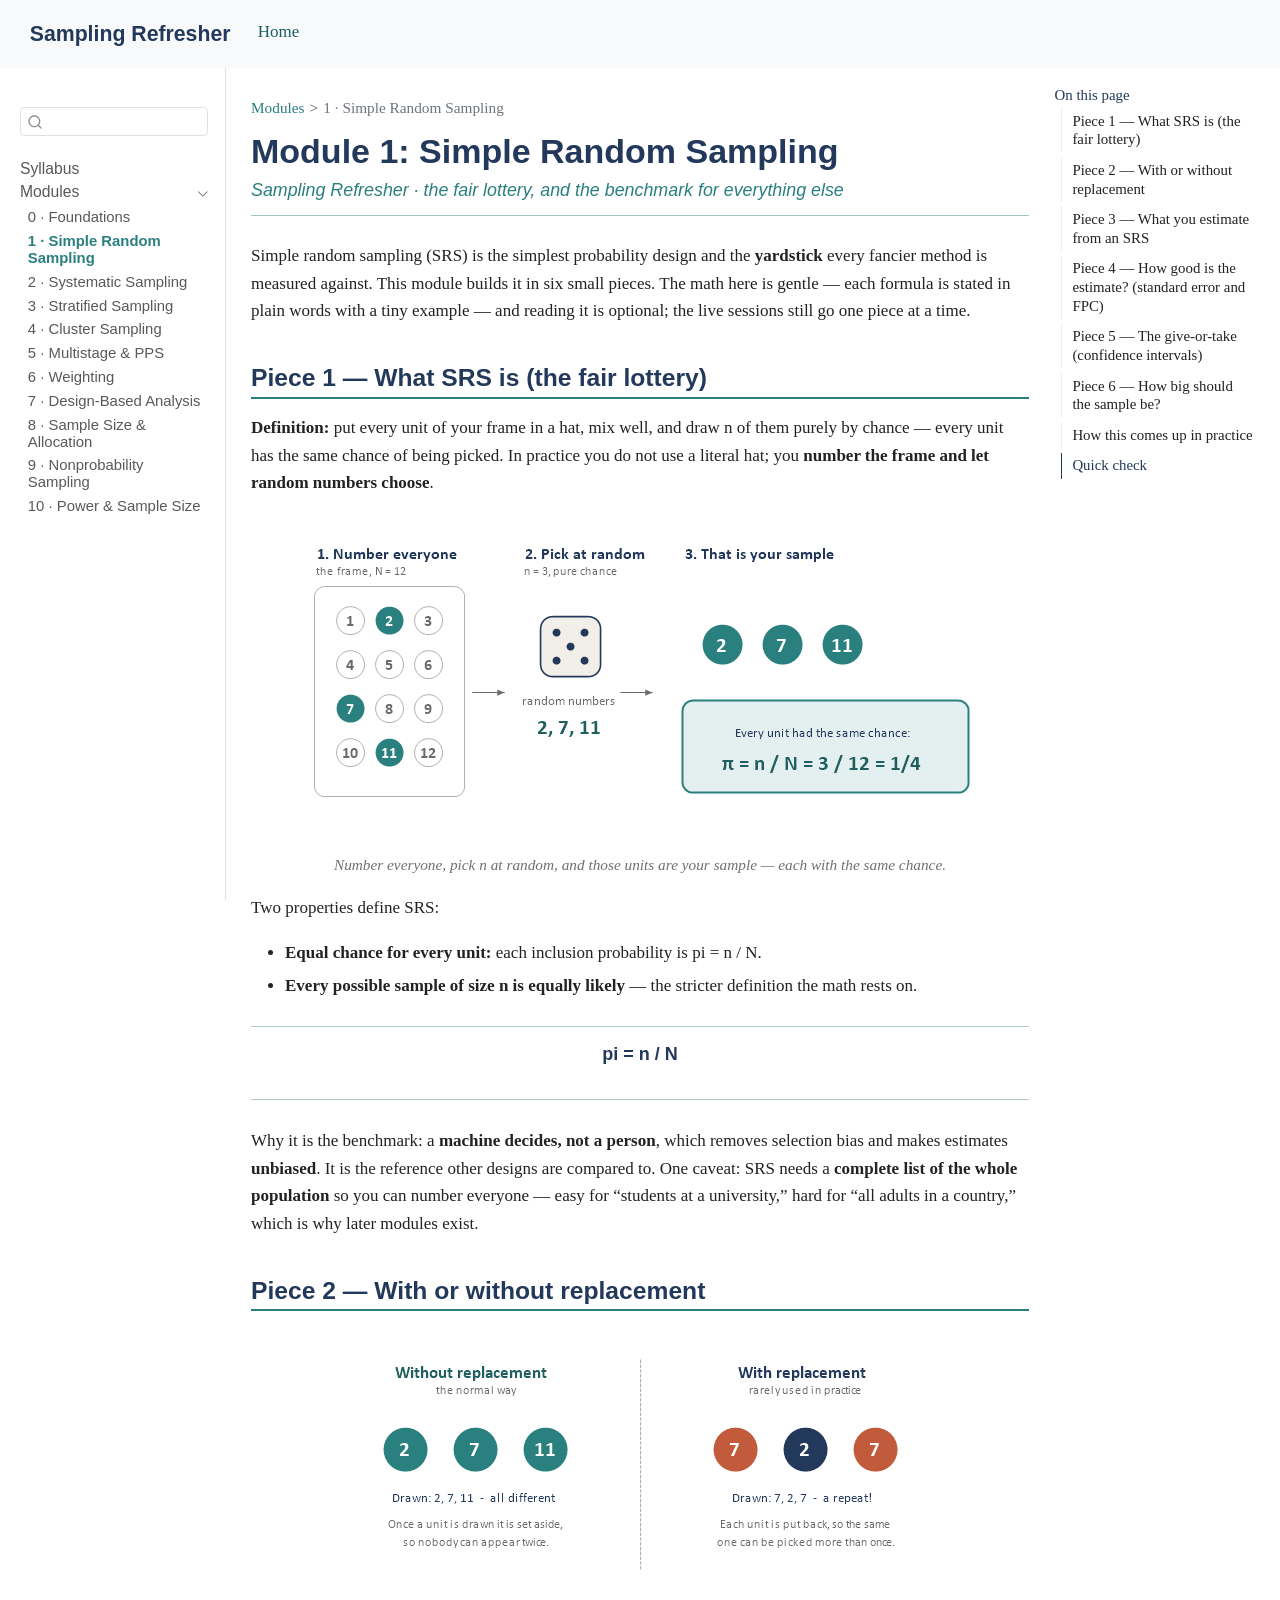
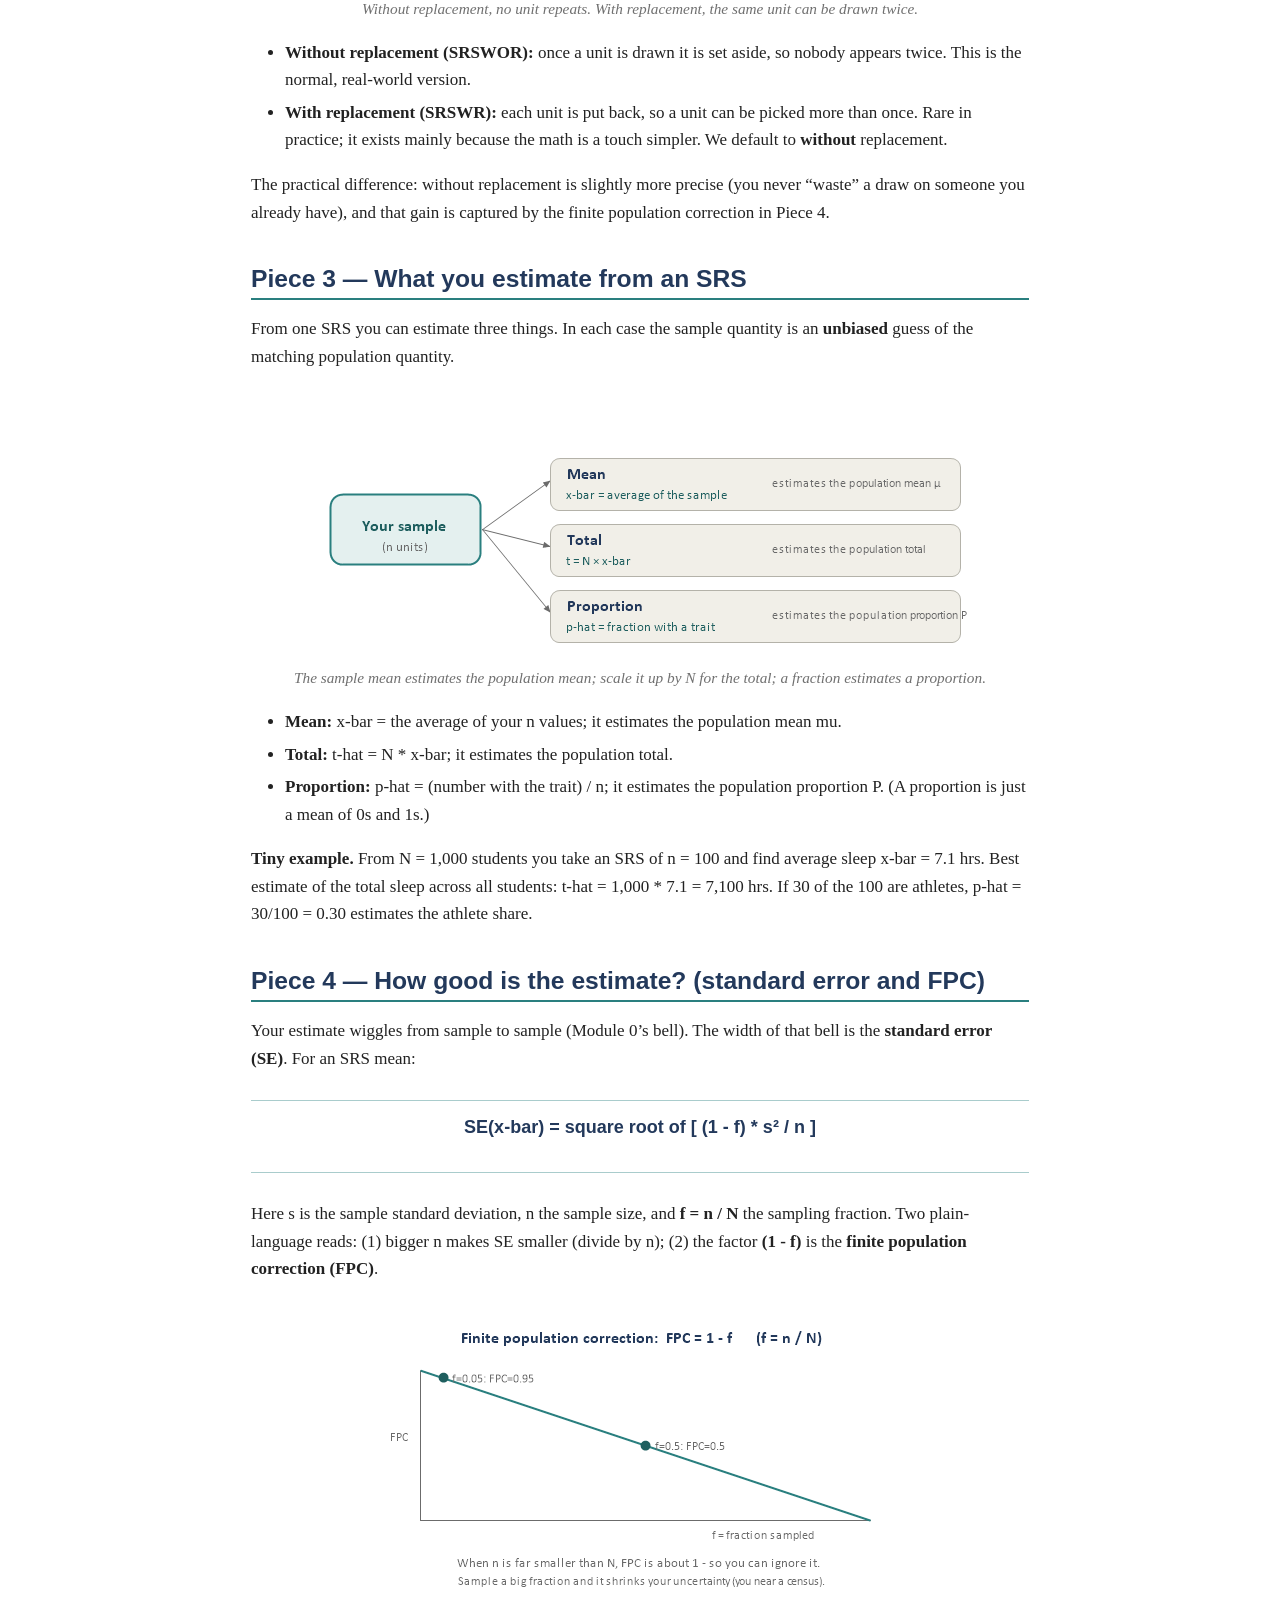
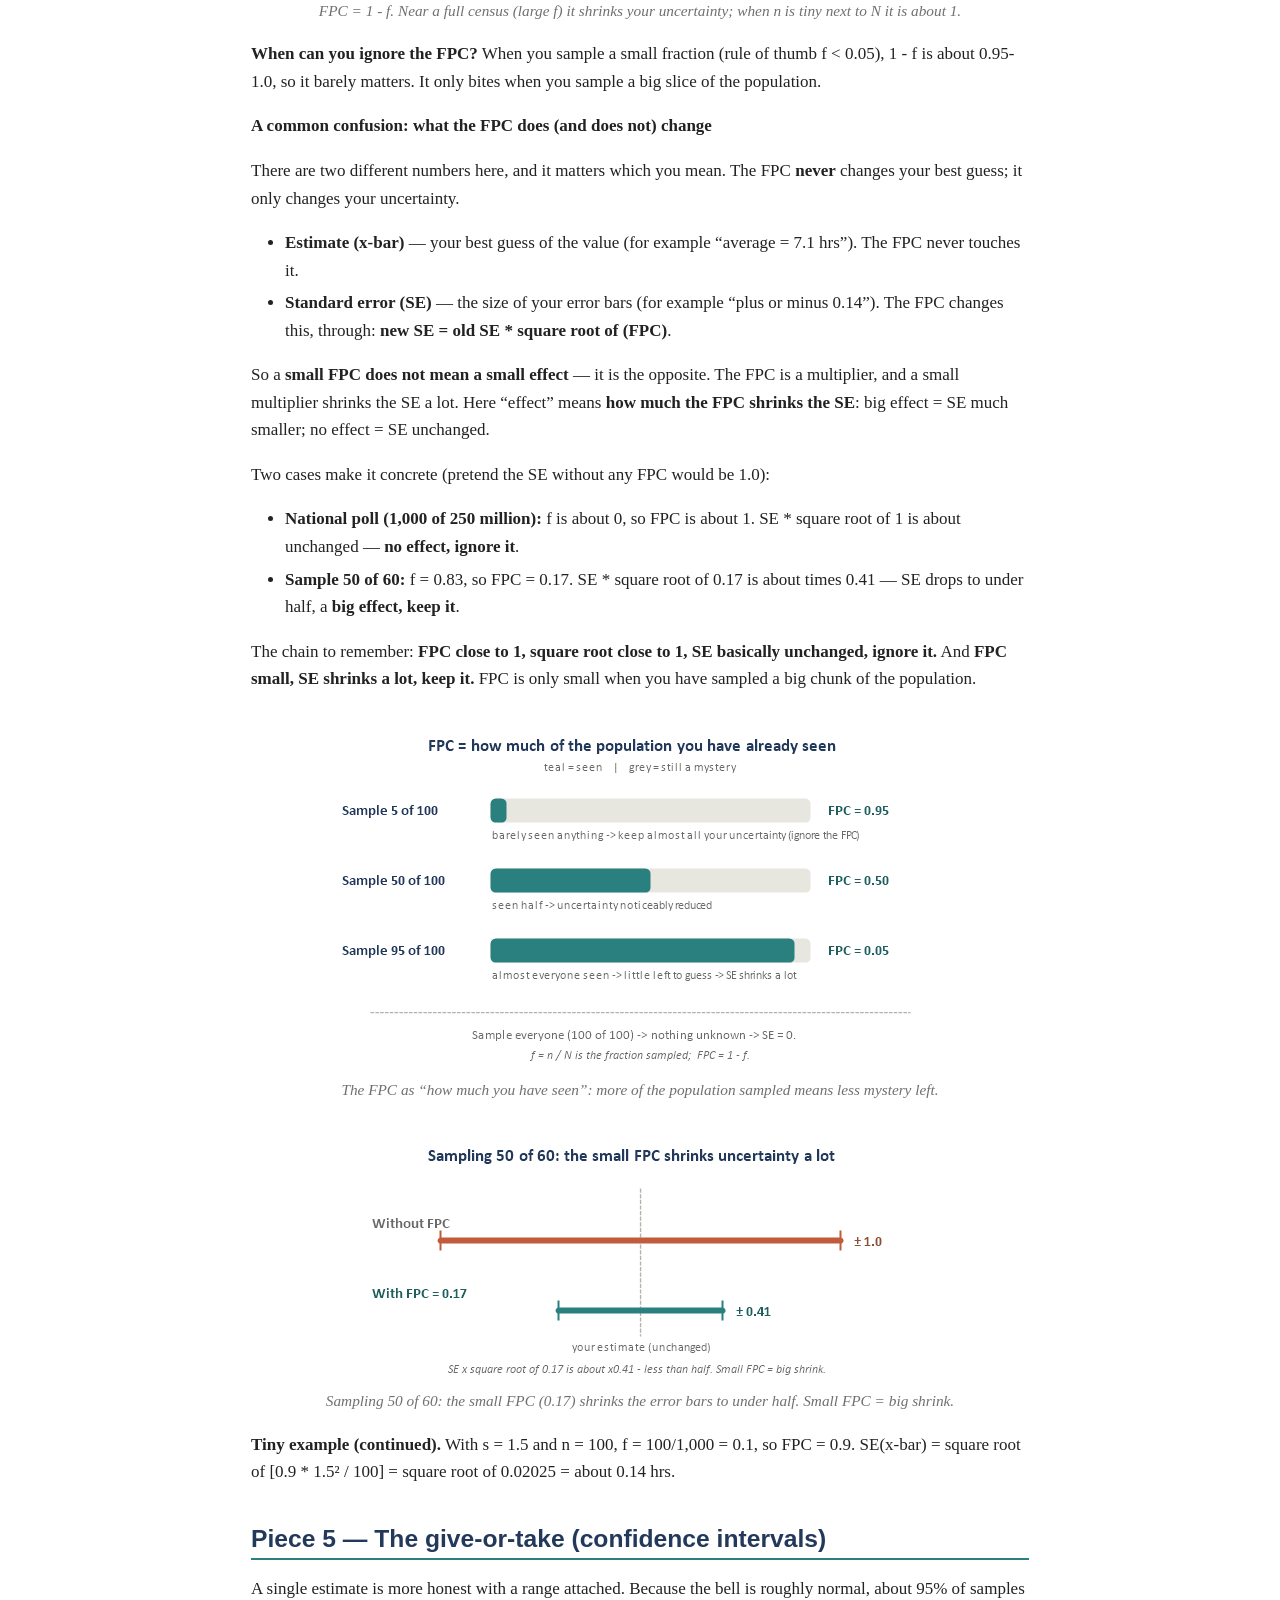
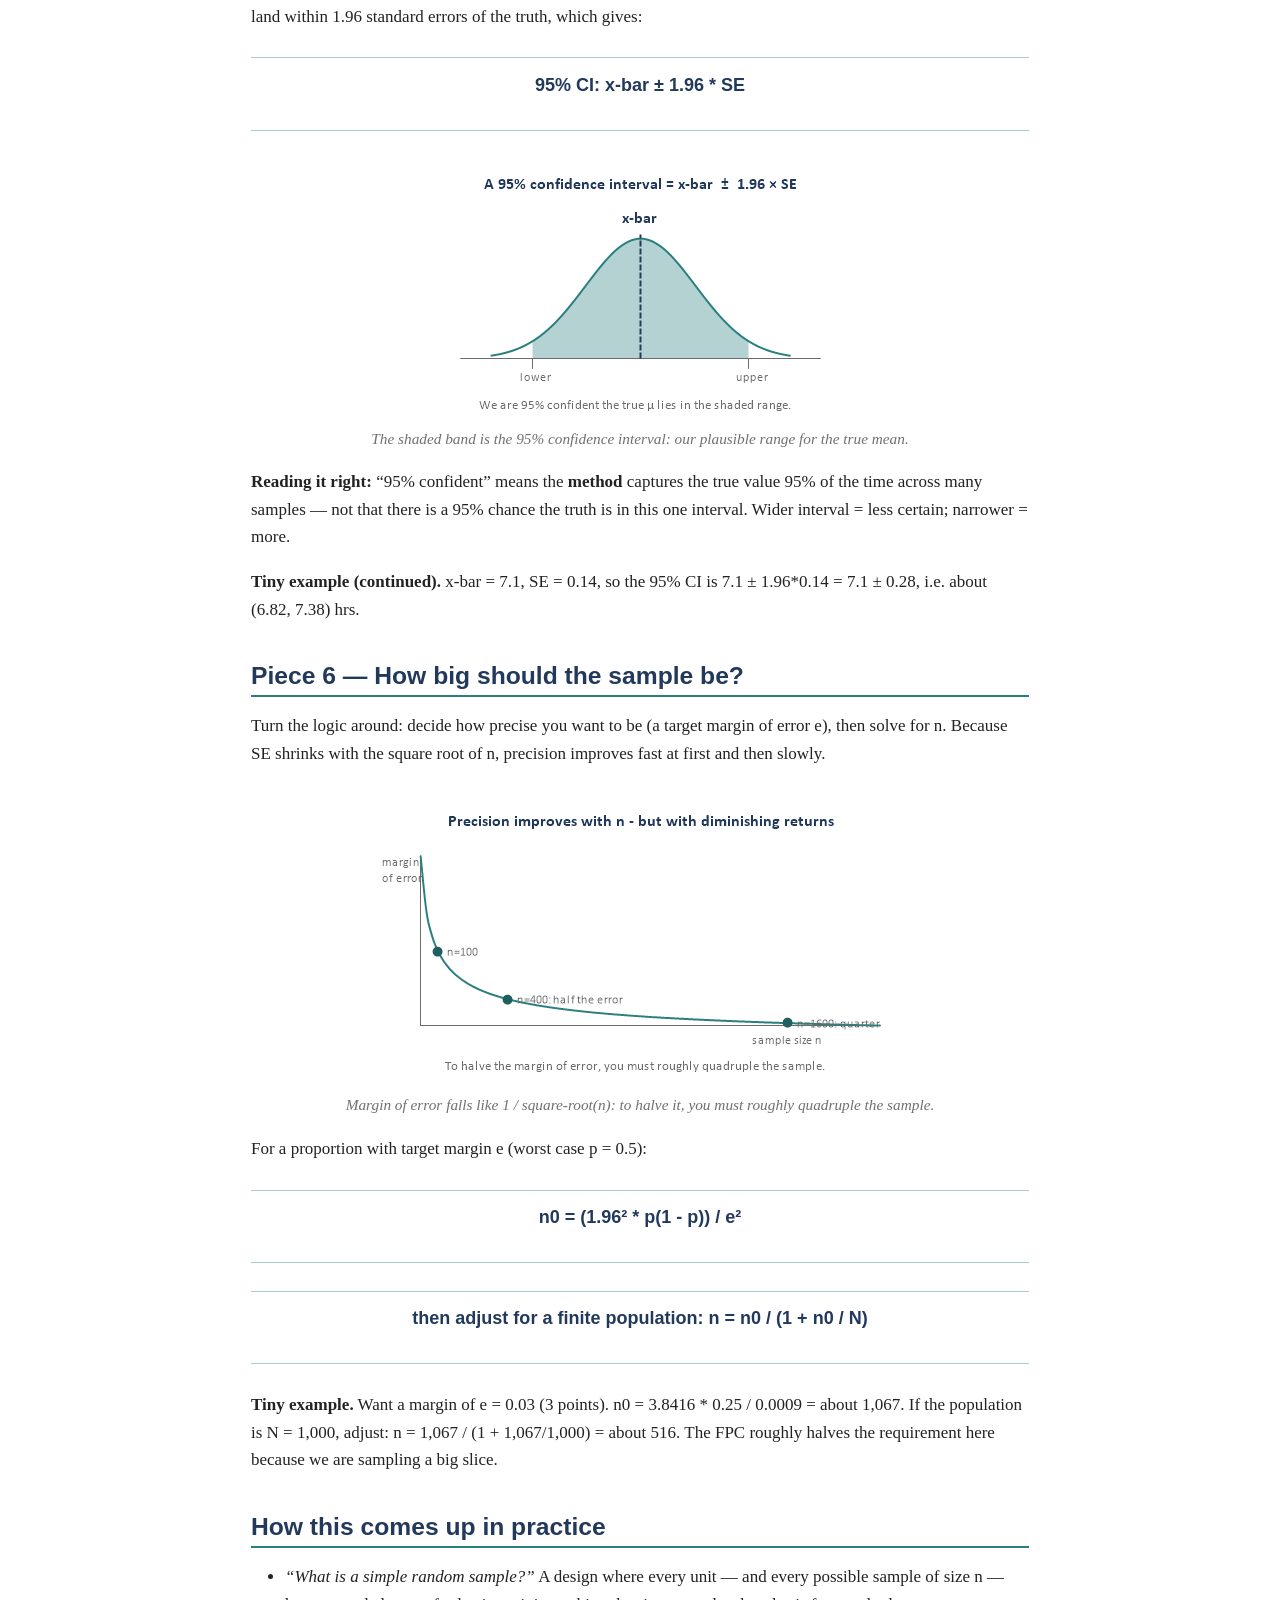
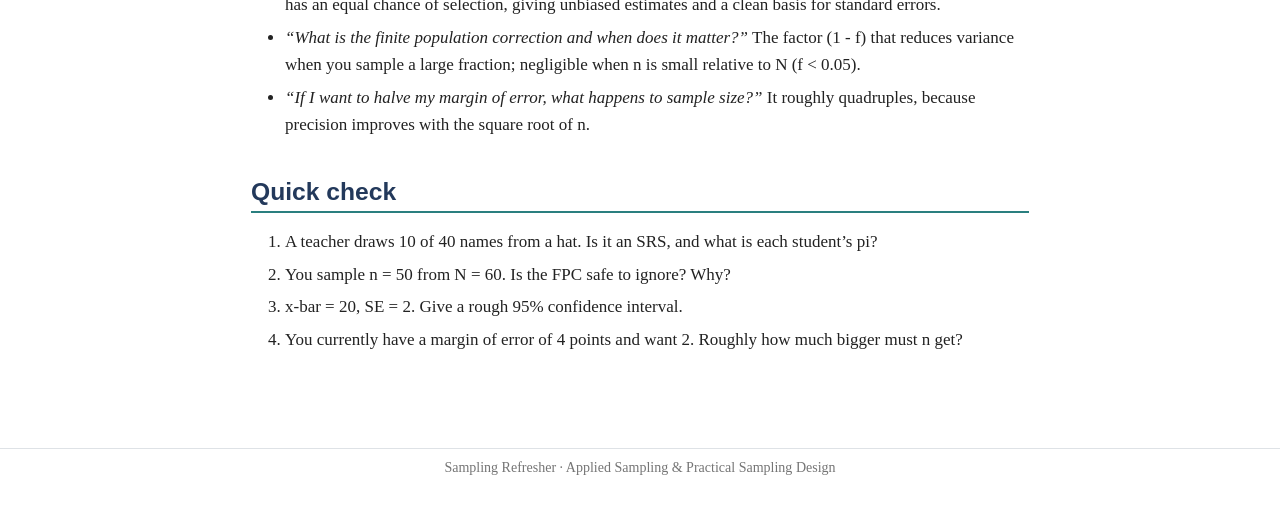
<file: 01-simple-random-sampling.html>
<!DOCTYPE html>
<html xmlns="http://www.w3.org/1999/xhtml" lang="en" xml:lang="en"><head>

<meta charset="utf-8">
<meta name="generator" content="quarto-1.9.38">

<meta name="viewport" content="width=device-width, initial-scale=1.0, user-scalable=yes">


<title>Module 1: Simple Random Sampling – Sampling Refresher</title>
<style>
/* Default styles provided by pandoc.
** See https://pandoc.org/MANUAL.html#variables-for-html for config info.
*/
code{white-space: pre-wrap;}
span.smallcaps{font-variant: small-caps;}
div.columns{display: flex; gap: min(4vw, 1.5em);}
div.column{flex: auto; overflow-x: auto;}
div.hanging-indent{margin-left: 1.5em; text-indent: -1.5em;}
ul.task-list{list-style: none;}
ul.task-list li input[type="checkbox"] {
  width: 0.8em;
  margin: 0 0.8em 0.2em -1em; /* quarto-specific, see https://github.com/quarto-dev/quarto-cli/issues/4556 */ 
  vertical-align: middle;
}
</style>


<script src="site_libs/quarto-nav/quarto-nav.js"></script>
<script src="site_libs/quarto-nav/headroom.min.js"></script>
<script src="site_libs/clipboard/clipboard.min.js"></script>
<script src="site_libs/quarto-search/autocomplete.umd.js"></script>
<script src="site_libs/quarto-search/fuse.min.js"></script>
<script src="site_libs/quarto-search/quarto-search.js"></script>
<meta name="quarto:offset" content="./">
<script src="site_libs/quarto-html/quarto.js" type="module"></script>
<script src="site_libs/quarto-html/tabsets/tabsets.js" type="module"></script>
<script src="site_libs/quarto-html/popper.min.js"></script>
<script src="site_libs/quarto-html/tippy.umd.min.js"></script>
<script src="site_libs/quarto-html/anchor.min.js"></script>
<link href="site_libs/quarto-html/tippy.css" rel="stylesheet">
<link href="site_libs/quarto-html/quarto-syntax-highlighting-15634bcf2e68342d4ad2dfa704d543f6.css" rel="stylesheet" id="quarto-text-highlighting-styles">
<script src="site_libs/bootstrap/bootstrap.min.js"></script>
<link href="site_libs/bootstrap/bootstrap-icons.css" rel="stylesheet">
<link href="site_libs/bootstrap/bootstrap-e8d91532b558204ec916bde7de9fbf8c.min.css" rel="stylesheet" append-hash="true" id="quarto-bootstrap" data-mode="light">
<script id="quarto-search-options" type="application/json">{
  "location": "sidebar",
  "copy-button": false,
  "collapse-after": 3,
  "panel-placement": "start",
  "type": "textbox",
  "limit": 50,
  "keyboard-shortcut": [
    "f",
    "/",
    "s"
  ],
  "language": {
    "search-no-results-text": "No results",
    "search-matching-documents-text": "matching documents",
    "search-copy-link-title": "Copy link to search",
    "search-hide-matches-text": "Hide additional matches",
    "search-more-match-text": "more match in this document",
    "search-more-matches-text": "more matches in this document",
    "search-clear-button-title": "Clear",
    "search-text-placeholder": "",
    "search-detached-cancel-button-title": "Cancel",
    "search-submit-button-title": "Submit",
    "search-label": "Search"
  }
}</script>


</head>

<body class="nav-sidebar docked nav-fixed quarto-light">

<div id="quarto-search-results"></div>
  <header id="quarto-header" class="headroom fixed-top">
    <nav class="navbar navbar-expand-lg " data-bs-theme="dark">
      <div class="navbar-container container-fluid">
      <div class="navbar-brand-container mx-auto">
    <a class="navbar-brand" href="./index.html">
    <span class="navbar-title">Sampling Refresher</span>
    </a>
  </div>
          <button class="navbar-toggler" type="button" data-bs-toggle="collapse" data-bs-target="#navbarCollapse" aria-controls="navbarCollapse" role="menu" aria-expanded="false" aria-label="Toggle navigation" onclick="if (window.quartoToggleHeadroom) { window.quartoToggleHeadroom(); }">
  <span class="navbar-toggler-icon"></span>
</button>
          <div class="collapse navbar-collapse" id="navbarCollapse">
            <ul class="navbar-nav navbar-nav-scroll me-auto">
  <li class="nav-item">
    <a class="nav-link active" href="./index.html" aria-current="page"> 
<span class="menu-text">Home</span></a>
  </li>  
</ul>
          </div> <!-- /navcollapse -->
            <div class="quarto-navbar-tools">
</div>
      </div> <!-- /container-fluid -->
    </nav>
  <nav class="quarto-secondary-nav">
    <div class="container-fluid d-flex">
      <button type="button" class="quarto-btn-toggle btn" data-bs-toggle="collapse" role="button" data-bs-target=".quarto-sidebar-collapse-item" aria-controls="quarto-sidebar" aria-expanded="false" aria-label="Toggle sidebar navigation" onclick="if (window.quartoToggleHeadroom) { window.quartoToggleHeadroom(); }">
        <i class="bi bi-layout-text-sidebar-reverse"></i>
      </button>
        <nav class="quarto-page-breadcrumbs" aria-label="breadcrumb"><ol class="breadcrumb"><li class="breadcrumb-item"><a href="./00-foundations.html">Modules</a></li><li class="breadcrumb-item"><a href="./01-simple-random-sampling.html">1 · Simple Random Sampling</a></li></ol></nav>
        <a class="flex-grow-1" role="navigation" data-bs-toggle="collapse" data-bs-target=".quarto-sidebar-collapse-item" aria-controls="quarto-sidebar" aria-expanded="false" aria-label="Toggle sidebar navigation" onclick="if (window.quartoToggleHeadroom) { window.quartoToggleHeadroom(); }">      
        </a>
      <button type="button" class="btn quarto-search-button" aria-label="Search" onclick="window.quartoOpenSearch();">
        <i class="bi bi-search"></i>
      </button>
    </div>
  </nav>
</header>
<!-- content -->
<div id="quarto-content" class="quarto-container page-columns page-rows-contents page-layout-article page-navbar">
<!-- sidebar -->
  <nav id="quarto-sidebar" class="sidebar collapse collapse-horizontal quarto-sidebar-collapse-item sidebar-navigation docked overflow-auto">
        <div class="mt-2 flex-shrink-0 align-items-center">
        <div class="sidebar-search">
        <div id="quarto-search" class="" title="Search"></div>
        </div>
        </div>
    <div class="sidebar-menu-container"> 
    <ul class="list-unstyled mt-1">
        <li class="sidebar-item">
  <div class="sidebar-item-container"> 
  <a href="./index.html" class="sidebar-item-text sidebar-link">
 <span class="menu-text">Syllabus</span></a>
  </div>
</li>
        <li class="sidebar-item sidebar-item-section">
      <div class="sidebar-item-container"> 
            <a class="sidebar-item-text sidebar-link text-start" data-bs-toggle="collapse" data-bs-target="#quarto-sidebar-section-1" role="navigation" aria-expanded="true">
 <span class="menu-text">Modules</span></a>
          <a class="sidebar-item-toggle text-start" data-bs-toggle="collapse" data-bs-target="#quarto-sidebar-section-1" role="navigation" aria-expanded="true" aria-label="Toggle section">
            <i class="bi bi-chevron-right ms-2"></i>
          </a> 
      </div>
      <ul id="quarto-sidebar-section-1" class="collapse list-unstyled sidebar-section depth1 show">  
          <li class="sidebar-item">
  <div class="sidebar-item-container"> 
  <a href="./00-foundations.html" class="sidebar-item-text sidebar-link">
 <span class="menu-text">0 · Foundations</span></a>
  </div>
</li>
          <li class="sidebar-item">
  <div class="sidebar-item-container"> 
  <a href="./01-simple-random-sampling.html" class="sidebar-item-text sidebar-link active">
 <span class="menu-text">1 · Simple Random Sampling</span></a>
  </div>
</li>
          <li class="sidebar-item">
  <div class="sidebar-item-container"> 
  <a href="./02-systematic-sampling.html" class="sidebar-item-text sidebar-link">
 <span class="menu-text">2 · Systematic Sampling</span></a>
  </div>
</li>
          <li class="sidebar-item">
  <div class="sidebar-item-container"> 
  <a href="./03-stratified-sampling.html" class="sidebar-item-text sidebar-link">
 <span class="menu-text">3 · Stratified Sampling</span></a>
  </div>
</li>
          <li class="sidebar-item">
  <div class="sidebar-item-container"> 
  <a href="./04-cluster-sampling.html" class="sidebar-item-text sidebar-link">
 <span class="menu-text">4 · Cluster Sampling</span></a>
  </div>
</li>
          <li class="sidebar-item">
  <div class="sidebar-item-container"> 
  <a href="./05-multistage-pps.html" class="sidebar-item-text sidebar-link">
 <span class="menu-text">5 · Multistage &amp; PPS</span></a>
  </div>
</li>
          <li class="sidebar-item">
  <div class="sidebar-item-container"> 
  <a href="./06-weighting.html" class="sidebar-item-text sidebar-link">
 <span class="menu-text">6 · Weighting</span></a>
  </div>
</li>
          <li class="sidebar-item">
  <div class="sidebar-item-container"> 
  <a href="./07-design-based-analysis.html" class="sidebar-item-text sidebar-link">
 <span class="menu-text">7 · Design-Based Analysis</span></a>
  </div>
</li>
          <li class="sidebar-item">
  <div class="sidebar-item-container"> 
  <a href="./08-sample-size-allocation.html" class="sidebar-item-text sidebar-link">
 <span class="menu-text">8 · Sample Size &amp; Allocation</span></a>
  </div>
</li>
          <li class="sidebar-item">
  <div class="sidebar-item-container"> 
  <a href="./09-nonprobability-sampling.html" class="sidebar-item-text sidebar-link">
 <span class="menu-text">9 · Nonprobability Sampling</span></a>
  </div>
</li>
          <li class="sidebar-item">
  <div class="sidebar-item-container"> 
  <a href="./10-power-sample-size.html" class="sidebar-item-text sidebar-link">
 <span class="menu-text">10 · Power &amp; Sample Size</span></a>
  </div>
</li>
      </ul>
  </li>
    </ul>
    </div>
</nav>
<div id="quarto-sidebar-glass" class="quarto-sidebar-collapse-item" data-bs-toggle="collapse" data-bs-target=".quarto-sidebar-collapse-item"></div>
<!-- margin-sidebar -->
    <div id="quarto-margin-sidebar" class="sidebar margin-sidebar">
        <nav id="TOC" role="doc-toc" class="toc-active">
    <h2 id="toc-title">On this page</h2>
   
  <ul class="collapse">
  <li><a href="#piece-1-what-srs-is-the-fair-lottery" id="toc-piece-1-what-srs-is-the-fair-lottery" class="nav-link active" data-scroll-target="#piece-1-what-srs-is-the-fair-lottery">Piece 1 — What SRS is (the fair lottery)</a></li>
  <li><a href="#piece-2-with-or-without-replacement" id="toc-piece-2-with-or-without-replacement" class="nav-link" data-scroll-target="#piece-2-with-or-without-replacement">Piece 2 — With or without replacement</a></li>
  <li><a href="#piece-3-what-you-estimate-from-an-srs" id="toc-piece-3-what-you-estimate-from-an-srs" class="nav-link" data-scroll-target="#piece-3-what-you-estimate-from-an-srs">Piece 3 — What you estimate from an SRS</a></li>
  <li><a href="#piece-4-how-good-is-the-estimate-standard-error-and-fpc" id="toc-piece-4-how-good-is-the-estimate-standard-error-and-fpc" class="nav-link" data-scroll-target="#piece-4-how-good-is-the-estimate-standard-error-and-fpc">Piece 4 — How good is the estimate? (standard error and FPC)</a></li>
  <li><a href="#piece-5-the-give-or-take-confidence-intervals" id="toc-piece-5-the-give-or-take-confidence-intervals" class="nav-link" data-scroll-target="#piece-5-the-give-or-take-confidence-intervals">Piece 5 — The give-or-take (confidence intervals)</a></li>
  <li><a href="#piece-6-how-big-should-the-sample-be" id="toc-piece-6-how-big-should-the-sample-be" class="nav-link" data-scroll-target="#piece-6-how-big-should-the-sample-be">Piece 6 — How big should the sample be?</a></li>
  <li><a href="#how-this-comes-up-in-practice" id="toc-how-this-comes-up-in-practice" class="nav-link" data-scroll-target="#how-this-comes-up-in-practice">How this comes up in practice</a></li>
  <li><a href="#quick-check" id="toc-quick-check" class="nav-link" data-scroll-target="#quick-check">Quick check</a></li>
  </ul>
</nav>
    </div>
<!-- main -->
<main class="content" id="quarto-document-content">

<header id="title-block-header" class="quarto-title-block default"><nav class="quarto-page-breadcrumbs quarto-title-breadcrumbs d-none d-lg-block" aria-label="breadcrumb"><ol class="breadcrumb"><li class="breadcrumb-item"><a href="./00-foundations.html">Modules</a></li><li class="breadcrumb-item"><a href="./01-simple-random-sampling.html">1 · Simple Random Sampling</a></li></ol></nav>
<div class="quarto-title">
<h1 class="title">Module 1: Simple Random Sampling</h1>
<p class="subtitle lead">Sampling Refresher · the fair lottery, and the benchmark for everything else</p>
</div>



<div class="quarto-title-meta">

    
  
    
  </div>
  


</header>


<p>Simple random sampling (SRS) is the simplest probability design and the <strong>yardstick</strong> every fancier method is measured against. This module builds it in six small pieces. The math here is gentle — each formula is stated in plain words with a tiny example — and reading it is optional; the live sessions still go one piece at a time.</p>
<section id="piece-1-what-srs-is-the-fair-lottery" class="level2">
<h2 class="anchored" data-anchor-id="piece-1-what-srs-is-the-fair-lottery">Piece 1 — What SRS is (the fair lottery)</h2>
<p><strong>Definition:</strong> put every unit of your frame in a hat, mix well, and draw n of them purely by chance — every unit has the same chance of being picked. In practice you do not use a literal hat; you <strong>number the frame and let random numbers choose</strong>.</p>
<div class="quarto-figure quarto-figure-center">
<figure class="figure">
<p><img src="figures/01-simple-random-sampling-fig1.png" class="img-fluid figure-img"></p>
<figcaption><em>Number everyone, pick n at random, and those units are your sample — each with the same chance.</em></figcaption>
</figure>
</div>
<p>Two properties define SRS:</p>
<ul>
<li><strong>Equal chance for every unit:</strong> each inclusion probability is pi = n / N.</li>
<li><strong>Every possible sample of size n is equally likely</strong> — the stricter definition the math rests on.</li>
</ul>
<div class="keyline">
<p><strong>pi = n / N</strong></p>
</div>
<p>Why it is the benchmark: a <strong>machine decides, not a person</strong>, which removes selection bias and makes estimates <strong>unbiased</strong>. It is the reference other designs are compared to. One caveat: SRS needs a <strong>complete list of the whole population</strong> so you can number everyone — easy for “students at a university,” hard for “all adults in a country,” which is why later modules exist.</p>
</section>
<section id="piece-2-with-or-without-replacement" class="level2">
<h2 class="anchored" data-anchor-id="piece-2-with-or-without-replacement">Piece 2 — With or without replacement</h2>
<div class="quarto-figure quarto-figure-center">
<figure class="figure">
<p><img src="figures/01-simple-random-sampling-fig2.png" class="img-fluid figure-img"></p>
<figcaption><em>Without replacement, no unit repeats. With replacement, the same unit can be drawn twice.</em></figcaption>
</figure>
</div>
<ul>
<li><strong>Without replacement (SRSWOR):</strong> once a unit is drawn it is set aside, so nobody appears twice. This is the normal, real-world version.</li>
<li><strong>With replacement (SRSWR):</strong> each unit is put back, so a unit can be picked more than once. Rare in practice; it exists mainly because the math is a touch simpler. We default to <strong>without</strong> replacement.</li>
</ul>
<p>The practical difference: without replacement is slightly more precise (you never “waste” a draw on someone you already have), and that gain is captured by the finite population correction in Piece 4.</p>
</section>
<section id="piece-3-what-you-estimate-from-an-srs" class="level2">
<h2 class="anchored" data-anchor-id="piece-3-what-you-estimate-from-an-srs">Piece 3 — What you estimate from an SRS</h2>
<p>From one SRS you can estimate three things. In each case the sample quantity is an <strong>unbiased</strong> guess of the matching population quantity.</p>
<div class="quarto-figure quarto-figure-center">
<figure class="figure">
<p><img src="figures/01-simple-random-sampling-fig3.png" class="img-fluid figure-img"></p>
<figcaption><em>The sample mean estimates the population mean; scale it up by N for the total; a fraction estimates a proportion.</em></figcaption>
</figure>
</div>
<ul>
<li><strong>Mean:</strong> x-bar = the average of your n values; it estimates the population mean mu.</li>
<li><strong>Total:</strong> t-hat = N * x-bar; it estimates the population total.</li>
<li><strong>Proportion:</strong> p-hat = (number with the trait) / n; it estimates the population proportion P. (A proportion is just a mean of 0s and 1s.)</li>
</ul>
<p><strong>Tiny example.</strong> From N = 1,000 students you take an SRS of n = 100 and find average sleep x-bar = 7.1 hrs. Best estimate of the total sleep across all students: t-hat = 1,000 * 7.1 = 7,100 hrs. If 30 of the 100 are athletes, p-hat = 30/100 = 0.30 estimates the athlete share.</p>
</section>
<section id="piece-4-how-good-is-the-estimate-standard-error-and-fpc" class="level2">
<h2 class="anchored" data-anchor-id="piece-4-how-good-is-the-estimate-standard-error-and-fpc">Piece 4 — How good is the estimate? (standard error and FPC)</h2>
<p>Your estimate wiggles from sample to sample (Module 0’s bell). The width of that bell is the <strong>standard error (SE)</strong>. For an SRS mean:</p>
<div class="keyline">
<p><strong>SE(x-bar) = square root of [ (1 - f) * s² / n ]</strong></p>
</div>
<p>Here s is the sample standard deviation, n the sample size, and <strong>f = n / N</strong> the sampling fraction. Two plain-language reads: (1) bigger n makes SE smaller (divide by n); (2) the factor <strong>(1 - f)</strong> is the <strong>finite population correction (FPC)</strong>.</p>
<div class="quarto-figure quarto-figure-center">
<figure class="figure">
<p><img src="figures/01-simple-random-sampling-fig4.png" class="img-fluid figure-img"></p>
<figcaption><em>FPC = 1 - f.&nbsp;Near a full census (large f) it shrinks your uncertainty; when n is tiny next to N it is about 1.</em></figcaption>
</figure>
</div>
<p><strong>When can you ignore the FPC?</strong> When you sample a small fraction (rule of thumb f &lt; 0.05), 1 - f is about 0.95-1.0, so it barely matters. It only bites when you sample a big slice of the population.</p>
<p><strong>A common confusion: what the FPC does (and does not) change</strong></p>
<p>There are two different numbers here, and it matters which you mean. The FPC <strong>never</strong> changes your best guess; it only changes your uncertainty.</p>
<ul>
<li><strong>Estimate (x-bar)</strong> — your best guess of the value (for example “average = 7.1 hrs”). The FPC never touches it.</li>
<li><strong>Standard error (SE)</strong> — the size of your error bars (for example “plus or minus 0.14”). The FPC changes this, through: <strong>new SE = old SE * square root of (FPC)</strong>.</li>
</ul>
<p>So a <strong>small FPC does not mean a small effect</strong> — it is the opposite. The FPC is a multiplier, and a small multiplier shrinks the SE a lot. Here “effect” means <strong>how much the FPC shrinks the SE</strong>: big effect = SE much smaller; no effect = SE unchanged.</p>
<p>Two cases make it concrete (pretend the SE without any FPC would be 1.0):</p>
<ul>
<li><strong>National poll (1,000 of 250 million):</strong> f is about 0, so FPC is about 1. SE * square root of 1 is about unchanged — <strong>no effect, ignore it</strong>.</li>
<li><strong>Sample 50 of 60:</strong> f = 0.83, so FPC = 0.17. SE * square root of 0.17 is about times 0.41 — SE drops to under half, a <strong>big effect, keep it</strong>.</li>
</ul>
<p>The chain to remember: <strong>FPC close to 1, square root close to 1, SE basically unchanged, ignore it.</strong> And <strong>FPC small, SE shrinks a lot, keep it.</strong> FPC is only small when you have sampled a big chunk of the population.</p>
<div class="quarto-figure quarto-figure-center">
<figure class="figure">
<p><img src="figures/01-simple-random-sampling-fig5.png" class="img-fluid figure-img"></p>
<figcaption><em>The FPC as “how much you have seen”: more of the population sampled means less mystery left.</em></figcaption>
</figure>
</div>
<div class="quarto-figure quarto-figure-center">
<figure class="figure">
<p><img src="figures/01-simple-random-sampling-fig6.png" class="img-fluid figure-img"></p>
<figcaption><em>Sampling 50 of 60: the small FPC (0.17) shrinks the error bars to under half. Small FPC = big shrink.</em></figcaption>
</figure>
</div>
<p><strong>Tiny example (continued).</strong> With s = 1.5 and n = 100, f = 100/1,000 = 0.1, so FPC = 0.9. SE(x-bar) = square root of [0.9 * 1.5² / 100] = square root of 0.02025 = about 0.14 hrs.</p>
</section>
<section id="piece-5-the-give-or-take-confidence-intervals" class="level2">
<h2 class="anchored" data-anchor-id="piece-5-the-give-or-take-confidence-intervals">Piece 5 — The give-or-take (confidence intervals)</h2>
<p>A single estimate is more honest with a range attached. Because the bell is roughly normal, about 95% of samples land within 1.96 standard errors of the truth, which gives:</p>
<div class="keyline">
<p><strong>95% CI: x-bar ± 1.96 * SE</strong></p>
</div>
<div class="quarto-figure quarto-figure-center">
<figure class="figure">
<p><img src="figures/01-simple-random-sampling-fig7.png" class="img-fluid figure-img"></p>
<figcaption><em>The shaded band is the 95% confidence interval: our plausible range for the true mean.</em></figcaption>
</figure>
</div>
<p><strong>Reading it right:</strong> “95% confident” means the <strong>method</strong> captures the true value 95% of the time across many samples — not that there is a 95% chance the truth is in this one interval. Wider interval = less certain; narrower = more.</p>
<p><strong>Tiny example (continued).</strong> x-bar = 7.1, SE = 0.14, so the 95% CI is 7.1 ± 1.96*0.14 = 7.1 ± 0.28, i.e.&nbsp;about (6.82, 7.38) hrs.</p>
</section>
<section id="piece-6-how-big-should-the-sample-be" class="level2">
<h2 class="anchored" data-anchor-id="piece-6-how-big-should-the-sample-be">Piece 6 — How big should the sample be?</h2>
<p>Turn the logic around: decide how precise you want to be (a target margin of error e), then solve for n.&nbsp;Because SE shrinks with the square root of n, precision improves fast at first and then slowly.</p>
<div class="quarto-figure quarto-figure-center">
<figure class="figure">
<p><img src="figures/01-simple-random-sampling-fig8.png" class="img-fluid figure-img"></p>
<figcaption><em>Margin of error falls like 1 / square-root(n): to halve it, you must roughly quadruple the sample.</em></figcaption>
</figure>
</div>
<p>For a proportion with target margin e (worst case p = 0.5):</p>
<div class="keyline">
<p><strong>n0 = (1.96² * p(1 - p)) / e²</strong></p>
</div>
<div class="keyline">
<p><strong>then adjust for a finite population: n = n0 / (1 + n0 / N)</strong></p>
</div>
<p><strong>Tiny example.</strong> Want a margin of e = 0.03 (3 points). n0 = 3.8416 * 0.25 / 0.0009 = about 1,067. If the population is N = 1,000, adjust: n = 1,067 / (1 + 1,067/1,000) = about 516. The FPC roughly halves the requirement here because we are sampling a big slice.</p>
</section>
<section id="how-this-comes-up-in-practice" class="level2">
<h2 class="anchored" data-anchor-id="how-this-comes-up-in-practice">How this comes up in practice</h2>
<ul>
<li><em>“What is a simple random sample?”</em> A design where every unit — and every possible sample of size n — has an equal chance of selection, giving unbiased estimates and a clean basis for standard errors.</li>
<li><em>“What is the finite population correction and when does it matter?”</em> The factor (1 - f) that reduces variance when you sample a large fraction; negligible when n is small relative to N (f &lt; 0.05).</li>
<li><em>“If I want to halve my margin of error, what happens to sample size?”</em> It roughly quadruples, because precision improves with the square root of n.</li>
</ul>
</section>
<section id="quick-check" class="level2">
<h2 class="anchored" data-anchor-id="quick-check">Quick check</h2>
<ol type="1">
<li>A teacher draws 10 of 40 names from a hat. Is it an SRS, and what is each student’s pi?</li>
<li>You sample n = 50 from N = 60. Is the FPC safe to ignore? Why?</li>
<li>x-bar = 20, SE = 2. Give a rough 95% confidence interval.</li>
<li>You currently have a margin of error of 4 points and want 2. Roughly how much bigger must n get?</li>
</ol>


</section>

</main> <!-- /main -->
<script id="quarto-html-after-body" type="application/javascript">
  window.document.addEventListener("DOMContentLoaded", function (event) {
    const icon = "";
    const anchorJS = new window.AnchorJS();
    anchorJS.options = {
      placement: 'right',
      icon: icon
    };
    anchorJS.add('.anchored');
    const isCodeAnnotation = (el) => {
      for (const clz of el.classList) {
        if (clz.startsWith('code-annotation-')) {                     
          return true;
        }
      }
      return false;
    }
    const onCopySuccess = function(e) {
      // button target
      const button = e.trigger;
      // don't keep focus
      button.blur();
      // flash "checked"
      button.classList.add('code-copy-button-checked');
      var currentTitle = button.getAttribute("title");
      button.setAttribute("title", "Copied!");
      let tooltip;
      if (window.bootstrap) {
        button.setAttribute("data-bs-toggle", "tooltip");
        button.setAttribute("data-bs-placement", "left");
        button.setAttribute("data-bs-title", "Copied!");
        tooltip = new bootstrap.Tooltip(button, 
          { trigger: "manual", 
            customClass: "code-copy-button-tooltip",
            offset: [0, -8]});
        tooltip.show();    
      }
      setTimeout(function() {
        if (tooltip) {
          tooltip.hide();
          button.removeAttribute("data-bs-title");
          button.removeAttribute("data-bs-toggle");
          button.removeAttribute("data-bs-placement");
        }
        button.setAttribute("title", currentTitle);
        button.classList.remove('code-copy-button-checked');
      }, 1000);
      // clear code selection
      e.clearSelection();
    }
    const getTextToCopy = function(trigger) {
      const outerScaffold = trigger.parentElement.cloneNode(true);
      const codeEl = outerScaffold.querySelector('code');
      for (const childEl of codeEl.children) {
        if (isCodeAnnotation(childEl)) {
          childEl.remove();
        }
      }
      return codeEl.innerText;
    }
    const clipboard = new window.ClipboardJS('.code-copy-button:not([data-in-quarto-modal])', {
      text: getTextToCopy
    });
    clipboard.on('success', onCopySuccess);
    if (window.document.getElementById('quarto-embedded-source-code-modal')) {
      const clipboardModal = new window.ClipboardJS('.code-copy-button[data-in-quarto-modal]', {
        text: getTextToCopy,
        container: window.document.getElementById('quarto-embedded-source-code-modal')
      });
      clipboardModal.on('success', onCopySuccess);
    }
      var localhostRegex = new RegExp(/^(?:http|https):\/\/localhost\:?[0-9]*\//);
      var mailtoRegex = new RegExp(/^mailto:/);
        var filterRegex = new RegExp("https:\/\/ilmuljahan\.github\.io\/sampling-refresher\/");
      var isInternal = (href) => {
          return filterRegex.test(href) || localhostRegex.test(href) || mailtoRegex.test(href);
      }
      // Inspect non-navigation links and adorn them if external
     var links = window.document.querySelectorAll('a[href]:not(.nav-link):not(.navbar-brand):not(.toc-action):not(.sidebar-link):not(.sidebar-item-toggle):not(.pagination-link):not(.no-external):not([aria-hidden]):not(.dropdown-item):not(.quarto-navigation-tool):not(.about-link)');
      for (var i=0; i<links.length; i++) {
        const link = links[i];
        if (!isInternal(link.href)) {
          // undo the damage that might have been done by quarto-nav.js in the case of
          // links that we want to consider external
          if (link.dataset.originalHref !== undefined) {
            link.href = link.dataset.originalHref;
          }
            // target, if specified
            link.setAttribute("target", "_blank");
            if (link.getAttribute("rel") === null) {
              link.setAttribute("rel", "noopener");
            }
        }
      }
    function tippyHover(el, contentFn, onTriggerFn, onUntriggerFn) {
      const config = {
        allowHTML: true,
        maxWidth: 500,
        delay: 100,
        arrow: false,
        appendTo: function(el) {
            return el.parentElement;
        },
        interactive: true,
        interactiveBorder: 10,
        theme: 'quarto',
        placement: 'bottom-start',
      };
      if (contentFn) {
        config.content = contentFn;
      }
      if (onTriggerFn) {
        config.onTrigger = onTriggerFn;
      }
      if (onUntriggerFn) {
        config.onUntrigger = onUntriggerFn;
      }
      window.tippy(el, config); 
    }
    const noterefs = window.document.querySelectorAll('a[role="doc-noteref"]');
    for (var i=0; i<noterefs.length; i++) {
      const ref = noterefs[i];
      tippyHover(ref, function() {
        // use id or data attribute instead here
        let href = ref.getAttribute('data-footnote-href') || ref.getAttribute('href');
        try { href = new URL(href).hash; } catch {}
        const id = href.replace(/^#\/?/, "");
        const note = window.document.getElementById(id);
        if (note) {
          return note.innerHTML;
        } else {
          return "";
        }
      });
    }
    const xrefs = window.document.querySelectorAll('a.quarto-xref');
    const processXRef = (id, note) => {
      // Strip column container classes
      const stripColumnClz = (el) => {
        el.classList.remove("page-full", "page-columns");
        if (el.children) {
          for (const child of el.children) {
            stripColumnClz(child);
          }
        }
      }
      stripColumnClz(note)
      if (id === null || id.startsWith('sec-')) {
        // Special case sections, only their first couple elements
        const container = document.createElement("div");
        if (note.children && note.children.length > 2) {
          container.appendChild(note.children[0].cloneNode(true));
          for (let i = 1; i < note.children.length; i++) {
            const child = note.children[i];
            if (child.tagName === "P" && child.innerText === "") {
              continue;
            } else {
              container.appendChild(child.cloneNode(true));
              break;
            }
          }
          if (window.Quarto?.typesetMath) {
            window.Quarto.typesetMath(container);
          }
          return container.innerHTML
        } else {
          if (window.Quarto?.typesetMath) {
            window.Quarto.typesetMath(note);
          }
          return note.innerHTML;
        }
      } else {
        // Remove any anchor links if they are present
        const anchorLink = note.querySelector('a.anchorjs-link');
        if (anchorLink) {
          anchorLink.remove();
        }
        if (window.Quarto?.typesetMath) {
          window.Quarto.typesetMath(note);
        }
        if (note.classList.contains("callout")) {
          return note.outerHTML;
        } else {
          return note.innerHTML;
        }
      }
    }
    for (var i=0; i<xrefs.length; i++) {
      const xref = xrefs[i];
      tippyHover(xref, undefined, function(instance) {
        instance.disable();
        let url = xref.getAttribute('href');
        let hash = undefined; 
        if (url.startsWith('#')) {
          hash = url;
        } else {
          try { hash = new URL(url).hash; } catch {}
        }
        if (hash) {
          const id = hash.replace(/^#\/?/, "");
          const note = window.document.getElementById(id);
          if (note !== null) {
            try {
              const html = processXRef(id, note.cloneNode(true));
              instance.setContent(html);
            } finally {
              instance.enable();
              instance.show();
            }
          } else {
            // See if we can fetch this
            fetch(url.split('#')[0])
            .then(res => res.text())
            .then(html => {
              const parser = new DOMParser();
              const htmlDoc = parser.parseFromString(html, "text/html");
              const note = htmlDoc.getElementById(id);
              if (note !== null) {
                const html = processXRef(id, note);
                instance.setContent(html);
              } 
            }).finally(() => {
              instance.enable();
              instance.show();
            });
          }
        } else {
          // See if we can fetch a full url (with no hash to target)
          // This is a special case and we should probably do some content thinning / targeting
          fetch(url)
          .then(res => res.text())
          .then(html => {
            const parser = new DOMParser();
            const htmlDoc = parser.parseFromString(html, "text/html");
            const note = htmlDoc.querySelector('main.content');
            if (note !== null) {
              // This should only happen for chapter cross references
              // (since there is no id in the URL)
              // remove the first header
              if (note.children.length > 0 && note.children[0].tagName === "HEADER") {
                note.children[0].remove();
              }
              const html = processXRef(null, note);
              instance.setContent(html);
            } 
          }).finally(() => {
            instance.enable();
            instance.show();
          });
        }
      }, function(instance) {
      });
    }
        let selectedAnnoteEl;
        const selectorForAnnotation = ( cell, annotation) => {
          let cellAttr = 'data-code-cell="' + cell + '"';
          let lineAttr = 'data-code-annotation="' +  annotation + '"';
          const selector = 'span[' + cellAttr + '][' + lineAttr + ']';
          return selector;
        }
        const selectCodeLines = (annoteEl) => {
          const doc = window.document;
          const targetCell = annoteEl.getAttribute("data-target-cell");
          const targetAnnotation = annoteEl.getAttribute("data-target-annotation");
          const annoteSpan = window.document.querySelector(selectorForAnnotation(targetCell, targetAnnotation));
          const lines = annoteSpan.getAttribute("data-code-lines").split(",");
          const lineIds = lines.map((line) => {
            return targetCell + "-" + line;
          })
          let top = null;
          let height = null;
          let parent = null;
          if (lineIds.length > 0) {
              //compute the position of the single el (top and bottom and make a div)
              const el = window.document.getElementById(lineIds[0]);
              top = el.offsetTop;
              height = el.offsetHeight;
              parent = el.parentElement.parentElement;
            if (lineIds.length > 1) {
              const lastEl = window.document.getElementById(lineIds[lineIds.length - 1]);
              const bottom = lastEl.offsetTop + lastEl.offsetHeight;
              height = bottom - top;
            }
            if (top !== null && height !== null && parent !== null) {
              // cook up a div (if necessary) and position it 
              let div = window.document.getElementById("code-annotation-line-highlight");
              if (div === null) {
                div = window.document.createElement("div");
                div.setAttribute("id", "code-annotation-line-highlight");
                div.style.position = 'absolute';
                parent.appendChild(div);
              }
              div.style.top = top - 2 + "px";
              div.style.height = height + 4 + "px";
              div.style.left = 0;
              let gutterDiv = window.document.getElementById("code-annotation-line-highlight-gutter");
              if (gutterDiv === null) {
                gutterDiv = window.document.createElement("div");
                gutterDiv.setAttribute("id", "code-annotation-line-highlight-gutter");
                gutterDiv.style.position = 'absolute';
                const codeCell = window.document.getElementById(targetCell);
                const gutter = codeCell.querySelector('.code-annotation-gutter');
                gutter.appendChild(gutterDiv);
              }
              gutterDiv.style.top = top - 2 + "px";
              gutterDiv.style.height = height + 4 + "px";
            }
            selectedAnnoteEl = annoteEl;
          }
        };
        const unselectCodeLines = () => {
          const elementsIds = ["code-annotation-line-highlight", "code-annotation-line-highlight-gutter"];
          elementsIds.forEach((elId) => {
            const div = window.document.getElementById(elId);
            if (div) {
              div.remove();
            }
          });
          selectedAnnoteEl = undefined;
        };
          // Handle positioning of the toggle
      window.addEventListener(
        "resize",
        throttle(() => {
          elRect = undefined;
          if (selectedAnnoteEl) {
            selectCodeLines(selectedAnnoteEl);
          }
        }, 10)
      );
      function throttle(fn, ms) {
      let throttle = false;
      let timer;
        return (...args) => {
          if(!throttle) { // first call gets through
              fn.apply(this, args);
              throttle = true;
          } else { // all the others get throttled
              if(timer) clearTimeout(timer); // cancel #2
              timer = setTimeout(() => {
                fn.apply(this, args);
                timer = throttle = false;
              }, ms);
          }
        };
      }
        // Attach click handler to the DT
        const annoteDls = window.document.querySelectorAll('dt[data-target-cell]');
        for (const annoteDlNode of annoteDls) {
          annoteDlNode.addEventListener('click', (event) => {
            const clickedEl = event.target;
            if (clickedEl !== selectedAnnoteEl) {
              unselectCodeLines();
              const activeEl = window.document.querySelector('dt[data-target-cell].code-annotation-active');
              if (activeEl) {
                activeEl.classList.remove('code-annotation-active');
              }
              selectCodeLines(clickedEl);
              clickedEl.classList.add('code-annotation-active');
            } else {
              // Unselect the line
              unselectCodeLines();
              clickedEl.classList.remove('code-annotation-active');
            }
          });
        }
    const findCites = (el) => {
      const parentEl = el.parentElement;
      if (parentEl) {
        const cites = parentEl.dataset.cites;
        if (cites) {
          return {
            el,
            cites: cites.split(' ')
          };
        } else {
          return findCites(el.parentElement)
        }
      } else {
        return undefined;
      }
    };
    var bibliorefs = window.document.querySelectorAll('a[role="doc-biblioref"]');
    for (var i=0; i<bibliorefs.length; i++) {
      const ref = bibliorefs[i];
      const citeInfo = findCites(ref);
      if (citeInfo) {
        tippyHover(citeInfo.el, function() {
          var popup = window.document.createElement('div');
          citeInfo.cites.forEach(function(cite) {
            var citeDiv = window.document.createElement('div');
            citeDiv.classList.add('hanging-indent');
            citeDiv.classList.add('csl-entry');
            var biblioDiv = window.document.getElementById('ref-' + cite);
            if (biblioDiv) {
              citeDiv.innerHTML = biblioDiv.innerHTML;
            }
            popup.appendChild(citeDiv);
          });
          return popup.innerHTML;
        });
      }
    }
  });
  </script>
</div> <!-- /content -->
<footer class="footer">
  <div class="nav-footer">
    <div class="nav-footer-left">
      &nbsp;
    </div>   
    <div class="nav-footer-center">
<p>Sampling Refresher · Applied Sampling &amp; Practical Sampling Design</p>
</div>
    <div class="nav-footer-right">
      &nbsp;
    </div>
  </div>
</footer>




</body></html>
</file>
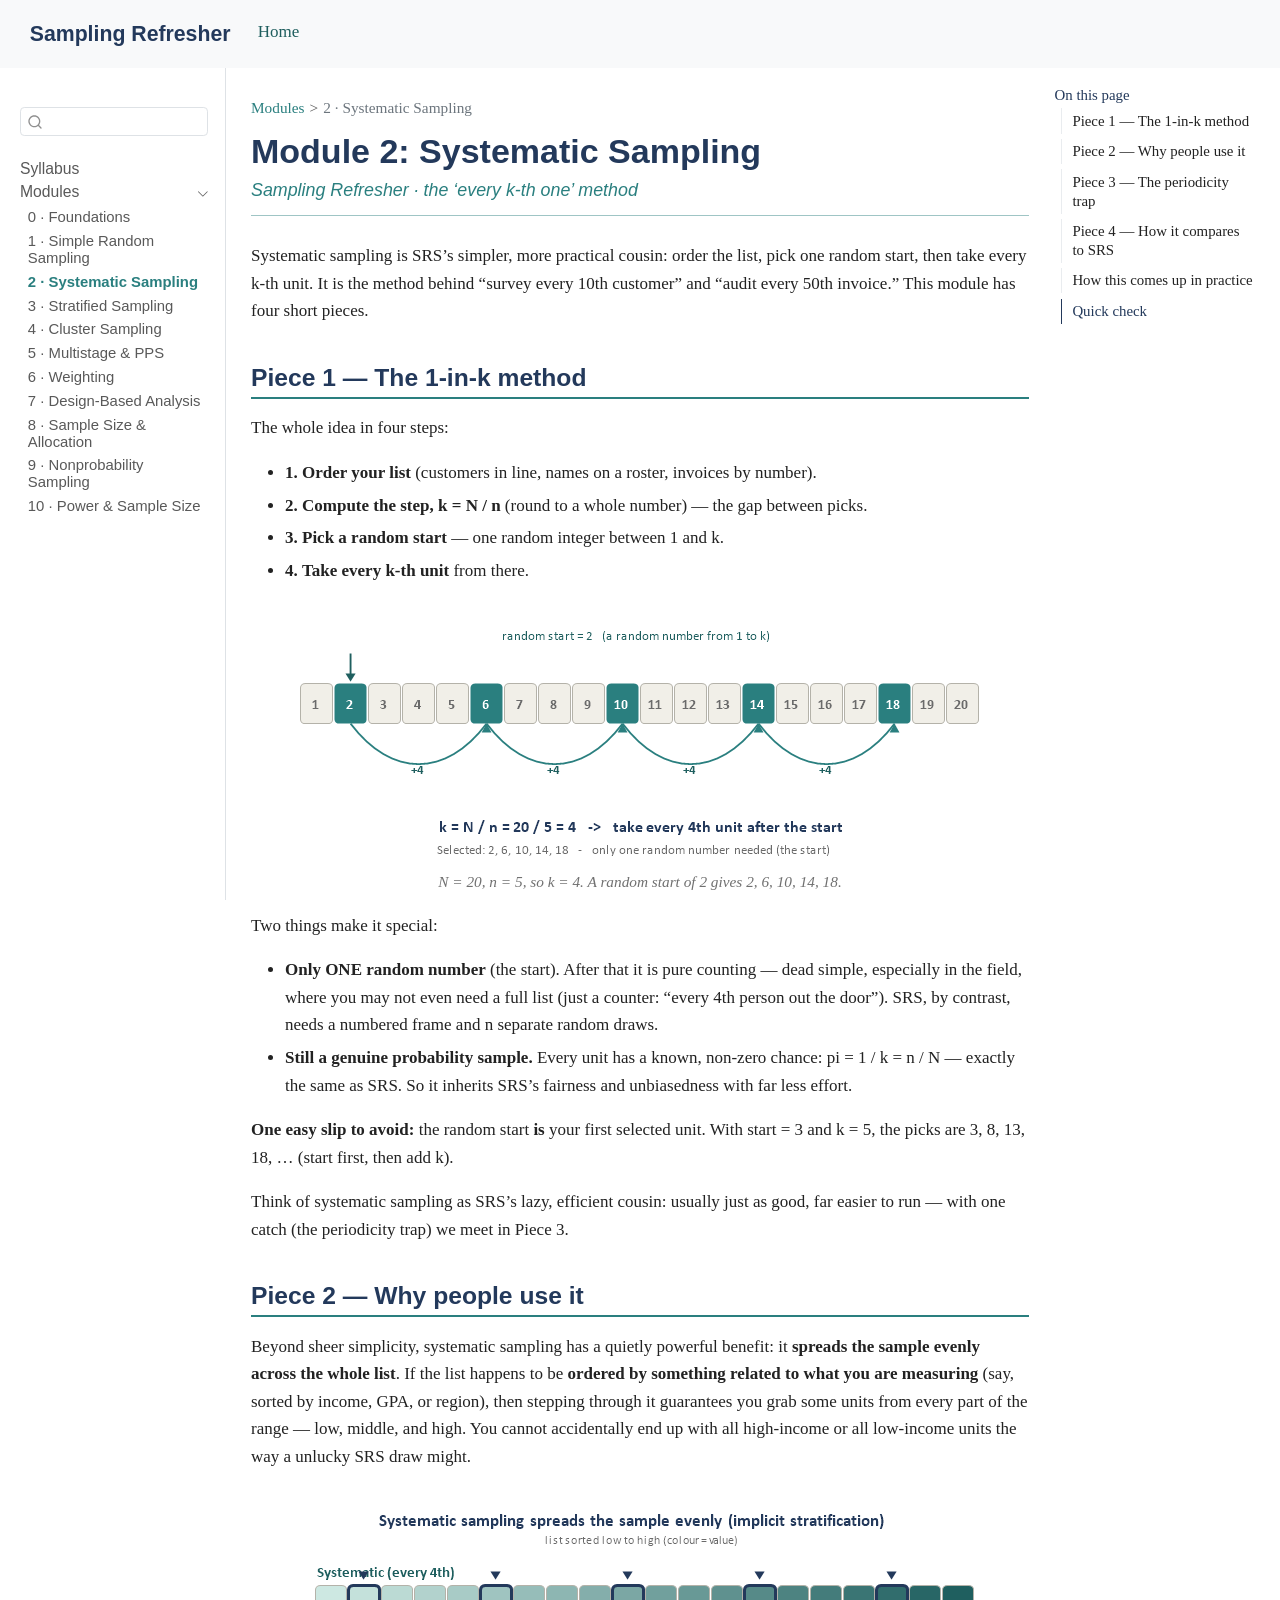
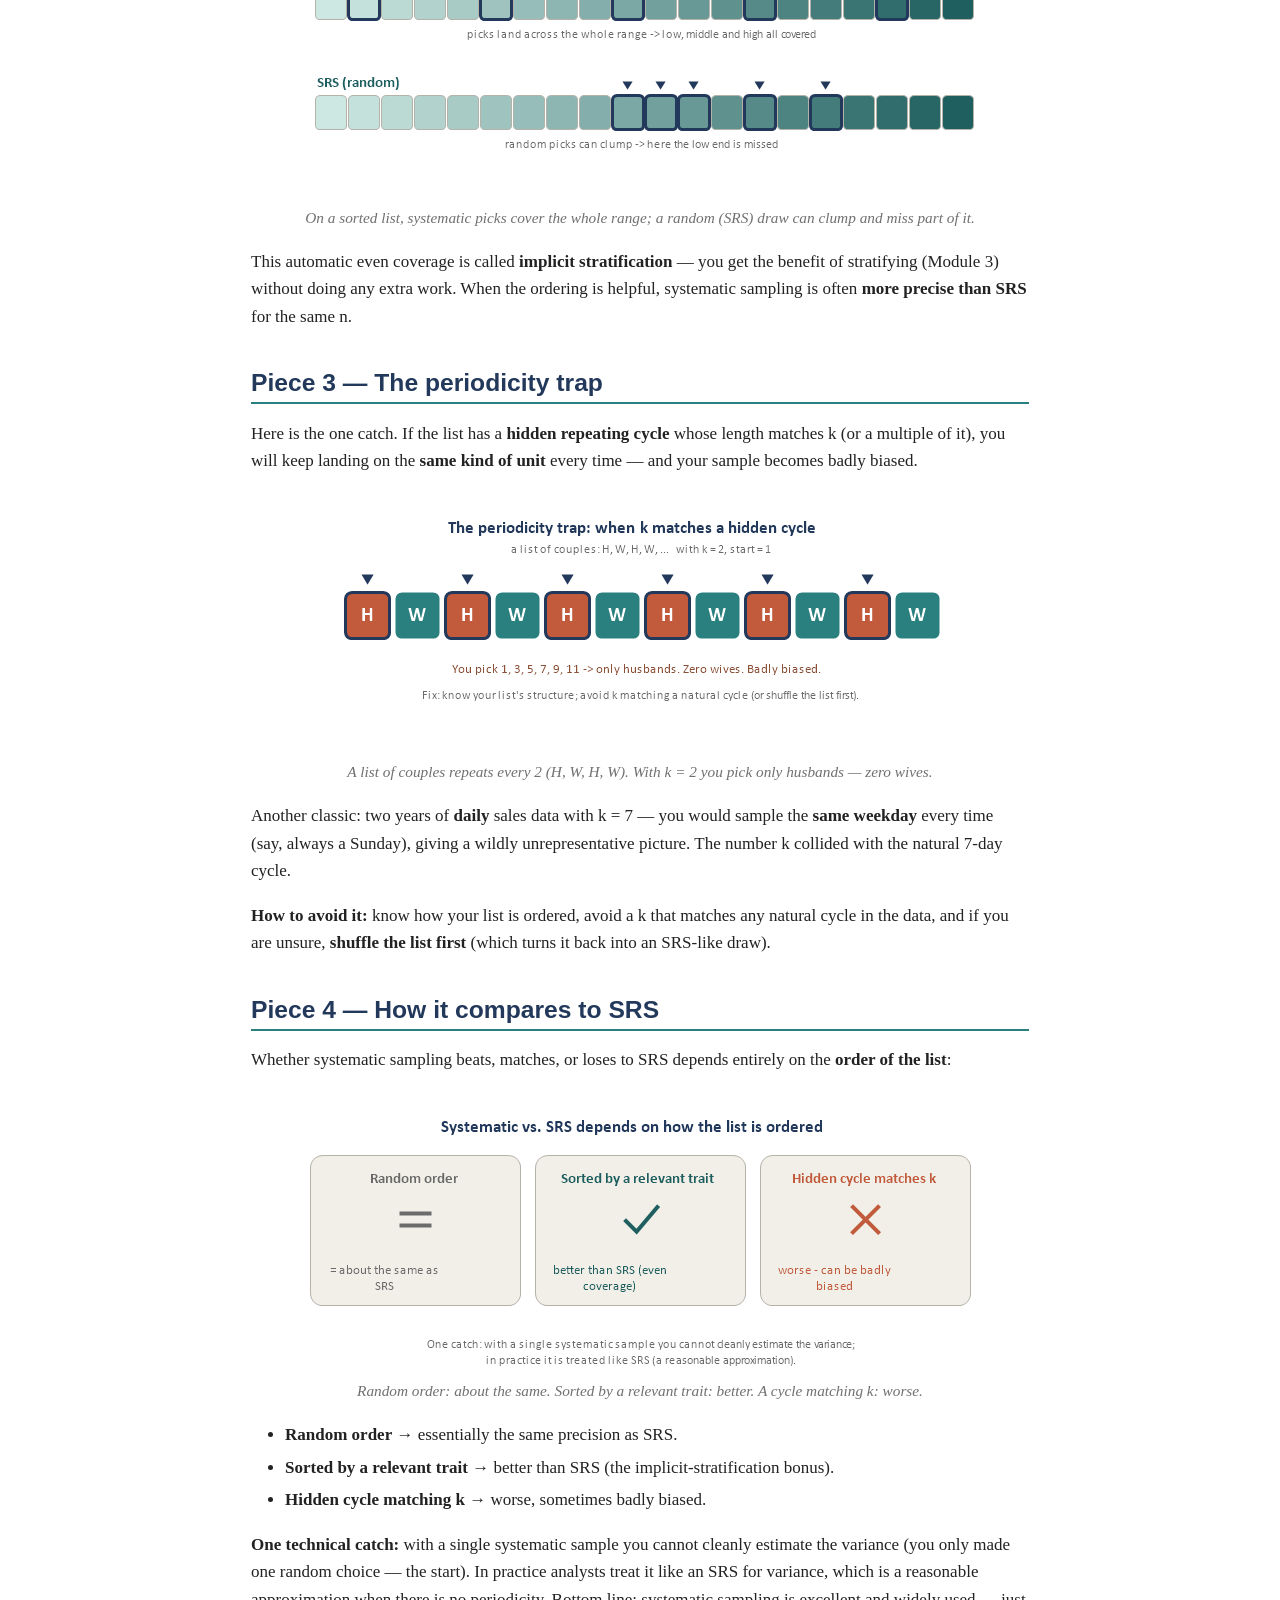
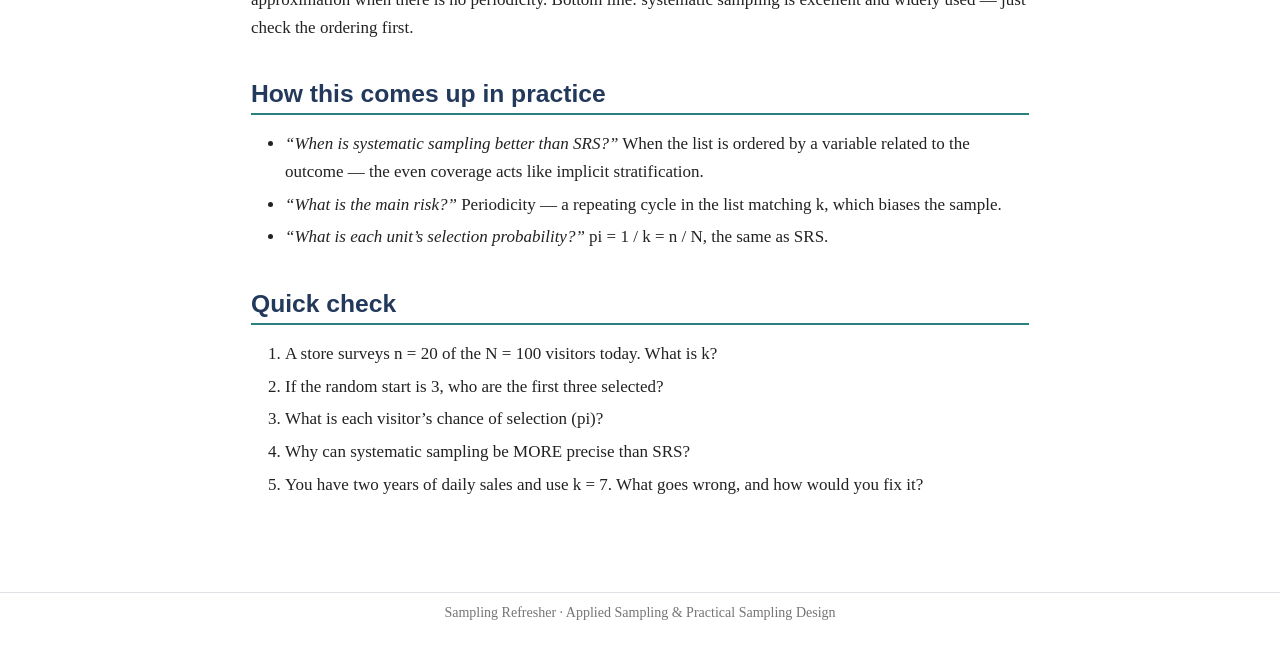
<file: 02-systematic-sampling.html>
<!DOCTYPE html>
<html xmlns="http://www.w3.org/1999/xhtml" lang="en" xml:lang="en"><head>

<meta charset="utf-8">
<meta name="generator" content="quarto-1.9.38">

<meta name="viewport" content="width=device-width, initial-scale=1.0, user-scalable=yes">


<title>Module 2: Systematic Sampling – Sampling Refresher</title>
<style>
/* Default styles provided by pandoc.
** See https://pandoc.org/MANUAL.html#variables-for-html for config info.
*/
code{white-space: pre-wrap;}
span.smallcaps{font-variant: small-caps;}
div.columns{display: flex; gap: min(4vw, 1.5em);}
div.column{flex: auto; overflow-x: auto;}
div.hanging-indent{margin-left: 1.5em; text-indent: -1.5em;}
ul.task-list{list-style: none;}
ul.task-list li input[type="checkbox"] {
  width: 0.8em;
  margin: 0 0.8em 0.2em -1em; /* quarto-specific, see https://github.com/quarto-dev/quarto-cli/issues/4556 */ 
  vertical-align: middle;
}
</style>


<script src="site_libs/quarto-nav/quarto-nav.js"></script>
<script src="site_libs/quarto-nav/headroom.min.js"></script>
<script src="site_libs/clipboard/clipboard.min.js"></script>
<script src="site_libs/quarto-search/autocomplete.umd.js"></script>
<script src="site_libs/quarto-search/fuse.min.js"></script>
<script src="site_libs/quarto-search/quarto-search.js"></script>
<meta name="quarto:offset" content="./">
<script src="site_libs/quarto-html/quarto.js" type="module"></script>
<script src="site_libs/quarto-html/tabsets/tabsets.js" type="module"></script>
<script src="site_libs/quarto-html/popper.min.js"></script>
<script src="site_libs/quarto-html/tippy.umd.min.js"></script>
<script src="site_libs/quarto-html/anchor.min.js"></script>
<link href="site_libs/quarto-html/tippy.css" rel="stylesheet">
<link href="site_libs/quarto-html/quarto-syntax-highlighting-15634bcf2e68342d4ad2dfa704d543f6.css" rel="stylesheet" id="quarto-text-highlighting-styles">
<script src="site_libs/bootstrap/bootstrap.min.js"></script>
<link href="site_libs/bootstrap/bootstrap-icons.css" rel="stylesheet">
<link href="site_libs/bootstrap/bootstrap-e8d91532b558204ec916bde7de9fbf8c.min.css" rel="stylesheet" append-hash="true" id="quarto-bootstrap" data-mode="light">
<script id="quarto-search-options" type="application/json">{
  "location": "sidebar",
  "copy-button": false,
  "collapse-after": 3,
  "panel-placement": "start",
  "type": "textbox",
  "limit": 50,
  "keyboard-shortcut": [
    "f",
    "/",
    "s"
  ],
  "language": {
    "search-no-results-text": "No results",
    "search-matching-documents-text": "matching documents",
    "search-copy-link-title": "Copy link to search",
    "search-hide-matches-text": "Hide additional matches",
    "search-more-match-text": "more match in this document",
    "search-more-matches-text": "more matches in this document",
    "search-clear-button-title": "Clear",
    "search-text-placeholder": "",
    "search-detached-cancel-button-title": "Cancel",
    "search-submit-button-title": "Submit",
    "search-label": "Search"
  }
}</script>


</head>

<body class="nav-sidebar docked nav-fixed quarto-light">

<div id="quarto-search-results"></div>
  <header id="quarto-header" class="headroom fixed-top">
    <nav class="navbar navbar-expand-lg " data-bs-theme="dark">
      <div class="navbar-container container-fluid">
      <div class="navbar-brand-container mx-auto">
    <a class="navbar-brand" href="./index.html">
    <span class="navbar-title">Sampling Refresher</span>
    </a>
  </div>
          <button class="navbar-toggler" type="button" data-bs-toggle="collapse" data-bs-target="#navbarCollapse" aria-controls="navbarCollapse" role="menu" aria-expanded="false" aria-label="Toggle navigation" onclick="if (window.quartoToggleHeadroom) { window.quartoToggleHeadroom(); }">
  <span class="navbar-toggler-icon"></span>
</button>
          <div class="collapse navbar-collapse" id="navbarCollapse">
            <ul class="navbar-nav navbar-nav-scroll me-auto">
  <li class="nav-item">
    <a class="nav-link active" href="./index.html" aria-current="page"> 
<span class="menu-text">Home</span></a>
  </li>  
</ul>
          </div> <!-- /navcollapse -->
            <div class="quarto-navbar-tools">
</div>
      </div> <!-- /container-fluid -->
    </nav>
  <nav class="quarto-secondary-nav">
    <div class="container-fluid d-flex">
      <button type="button" class="quarto-btn-toggle btn" data-bs-toggle="collapse" role="button" data-bs-target=".quarto-sidebar-collapse-item" aria-controls="quarto-sidebar" aria-expanded="false" aria-label="Toggle sidebar navigation" onclick="if (window.quartoToggleHeadroom) { window.quartoToggleHeadroom(); }">
        <i class="bi bi-layout-text-sidebar-reverse"></i>
      </button>
        <nav class="quarto-page-breadcrumbs" aria-label="breadcrumb"><ol class="breadcrumb"><li class="breadcrumb-item"><a href="./00-foundations.html">Modules</a></li><li class="breadcrumb-item"><a href="./02-systematic-sampling.html">2 · Systematic Sampling</a></li></ol></nav>
        <a class="flex-grow-1" role="navigation" data-bs-toggle="collapse" data-bs-target=".quarto-sidebar-collapse-item" aria-controls="quarto-sidebar" aria-expanded="false" aria-label="Toggle sidebar navigation" onclick="if (window.quartoToggleHeadroom) { window.quartoToggleHeadroom(); }">      
        </a>
      <button type="button" class="btn quarto-search-button" aria-label="Search" onclick="window.quartoOpenSearch();">
        <i class="bi bi-search"></i>
      </button>
    </div>
  </nav>
</header>
<!-- content -->
<div id="quarto-content" class="quarto-container page-columns page-rows-contents page-layout-article page-navbar">
<!-- sidebar -->
  <nav id="quarto-sidebar" class="sidebar collapse collapse-horizontal quarto-sidebar-collapse-item sidebar-navigation docked overflow-auto">
        <div class="mt-2 flex-shrink-0 align-items-center">
        <div class="sidebar-search">
        <div id="quarto-search" class="" title="Search"></div>
        </div>
        </div>
    <div class="sidebar-menu-container"> 
    <ul class="list-unstyled mt-1">
        <li class="sidebar-item">
  <div class="sidebar-item-container"> 
  <a href="./index.html" class="sidebar-item-text sidebar-link">
 <span class="menu-text">Syllabus</span></a>
  </div>
</li>
        <li class="sidebar-item sidebar-item-section">
      <div class="sidebar-item-container"> 
            <a class="sidebar-item-text sidebar-link text-start" data-bs-toggle="collapse" data-bs-target="#quarto-sidebar-section-1" role="navigation" aria-expanded="true">
 <span class="menu-text">Modules</span></a>
          <a class="sidebar-item-toggle text-start" data-bs-toggle="collapse" data-bs-target="#quarto-sidebar-section-1" role="navigation" aria-expanded="true" aria-label="Toggle section">
            <i class="bi bi-chevron-right ms-2"></i>
          </a> 
      </div>
      <ul id="quarto-sidebar-section-1" class="collapse list-unstyled sidebar-section depth1 show">  
          <li class="sidebar-item">
  <div class="sidebar-item-container"> 
  <a href="./00-foundations.html" class="sidebar-item-text sidebar-link">
 <span class="menu-text">0 · Foundations</span></a>
  </div>
</li>
          <li class="sidebar-item">
  <div class="sidebar-item-container"> 
  <a href="./01-simple-random-sampling.html" class="sidebar-item-text sidebar-link">
 <span class="menu-text">1 · Simple Random Sampling</span></a>
  </div>
</li>
          <li class="sidebar-item">
  <div class="sidebar-item-container"> 
  <a href="./02-systematic-sampling.html" class="sidebar-item-text sidebar-link active">
 <span class="menu-text">2 · Systematic Sampling</span></a>
  </div>
</li>
          <li class="sidebar-item">
  <div class="sidebar-item-container"> 
  <a href="./03-stratified-sampling.html" class="sidebar-item-text sidebar-link">
 <span class="menu-text">3 · Stratified Sampling</span></a>
  </div>
</li>
          <li class="sidebar-item">
  <div class="sidebar-item-container"> 
  <a href="./04-cluster-sampling.html" class="sidebar-item-text sidebar-link">
 <span class="menu-text">4 · Cluster Sampling</span></a>
  </div>
</li>
          <li class="sidebar-item">
  <div class="sidebar-item-container"> 
  <a href="./05-multistage-pps.html" class="sidebar-item-text sidebar-link">
 <span class="menu-text">5 · Multistage &amp; PPS</span></a>
  </div>
</li>
          <li class="sidebar-item">
  <div class="sidebar-item-container"> 
  <a href="./06-weighting.html" class="sidebar-item-text sidebar-link">
 <span class="menu-text">6 · Weighting</span></a>
  </div>
</li>
          <li class="sidebar-item">
  <div class="sidebar-item-container"> 
  <a href="./07-design-based-analysis.html" class="sidebar-item-text sidebar-link">
 <span class="menu-text">7 · Design-Based Analysis</span></a>
  </div>
</li>
          <li class="sidebar-item">
  <div class="sidebar-item-container"> 
  <a href="./08-sample-size-allocation.html" class="sidebar-item-text sidebar-link">
 <span class="menu-text">8 · Sample Size &amp; Allocation</span></a>
  </div>
</li>
          <li class="sidebar-item">
  <div class="sidebar-item-container"> 
  <a href="./09-nonprobability-sampling.html" class="sidebar-item-text sidebar-link">
 <span class="menu-text">9 · Nonprobability Sampling</span></a>
  </div>
</li>
          <li class="sidebar-item">
  <div class="sidebar-item-container"> 
  <a href="./10-power-sample-size.html" class="sidebar-item-text sidebar-link">
 <span class="menu-text">10 · Power &amp; Sample Size</span></a>
  </div>
</li>
      </ul>
  </li>
    </ul>
    </div>
</nav>
<div id="quarto-sidebar-glass" class="quarto-sidebar-collapse-item" data-bs-toggle="collapse" data-bs-target=".quarto-sidebar-collapse-item"></div>
<!-- margin-sidebar -->
    <div id="quarto-margin-sidebar" class="sidebar margin-sidebar">
        <nav id="TOC" role="doc-toc" class="toc-active">
    <h2 id="toc-title">On this page</h2>
   
  <ul class="collapse">
  <li><a href="#piece-1-the-1-in-k-method" id="toc-piece-1-the-1-in-k-method" class="nav-link active" data-scroll-target="#piece-1-the-1-in-k-method">Piece 1 — The 1-in-k method</a></li>
  <li><a href="#piece-2-why-people-use-it" id="toc-piece-2-why-people-use-it" class="nav-link" data-scroll-target="#piece-2-why-people-use-it">Piece 2 — Why people use it</a></li>
  <li><a href="#piece-3-the-periodicity-trap" id="toc-piece-3-the-periodicity-trap" class="nav-link" data-scroll-target="#piece-3-the-periodicity-trap">Piece 3 — The periodicity trap</a></li>
  <li><a href="#piece-4-how-it-compares-to-srs" id="toc-piece-4-how-it-compares-to-srs" class="nav-link" data-scroll-target="#piece-4-how-it-compares-to-srs">Piece 4 — How it compares to SRS</a></li>
  <li><a href="#how-this-comes-up-in-practice" id="toc-how-this-comes-up-in-practice" class="nav-link" data-scroll-target="#how-this-comes-up-in-practice">How this comes up in practice</a></li>
  <li><a href="#quick-check" id="toc-quick-check" class="nav-link" data-scroll-target="#quick-check">Quick check</a></li>
  </ul>
</nav>
    </div>
<!-- main -->
<main class="content" id="quarto-document-content">

<header id="title-block-header" class="quarto-title-block default"><nav class="quarto-page-breadcrumbs quarto-title-breadcrumbs d-none d-lg-block" aria-label="breadcrumb"><ol class="breadcrumb"><li class="breadcrumb-item"><a href="./00-foundations.html">Modules</a></li><li class="breadcrumb-item"><a href="./02-systematic-sampling.html">2 · Systematic Sampling</a></li></ol></nav>
<div class="quarto-title">
<h1 class="title">Module 2: Systematic Sampling</h1>
<p class="subtitle lead">Sampling Refresher · the ‘every k-th one’ method</p>
</div>



<div class="quarto-title-meta">

    
  
    
  </div>
  


</header>


<p>Systematic sampling is SRS’s simpler, more practical cousin: order the list, pick one random start, then take every k-th unit. It is the method behind “survey every 10th customer” and “audit every 50th invoice.” This module has four short pieces.</p>
<section id="piece-1-the-1-in-k-method" class="level2">
<h2 class="anchored" data-anchor-id="piece-1-the-1-in-k-method">Piece 1 — The 1-in-k method</h2>
<p>The whole idea in four steps:</p>
<ul>
<li><strong>1.</strong> <strong>Order your list</strong> (customers in line, names on a roster, invoices by number).</li>
<li><strong>2.</strong> <strong>Compute the step, k = N / n</strong> (round to a whole number) — the gap between picks.</li>
<li><strong>3.</strong> <strong>Pick a random start</strong> — one random integer between 1 and k.</li>
<li><strong>4.</strong> <strong>Take every k-th unit</strong> from there.</li>
</ul>
<div class="quarto-figure quarto-figure-center">
<figure class="figure">
<p><img src="figures/02-systematic-sampling-fig1.png" class="img-fluid figure-img"></p>
<figcaption><em>N = 20, n = 5, so k = 4. A random start of 2 gives 2, 6, 10, 14, 18.</em></figcaption>
</figure>
</div>
<p>Two things make it special:</p>
<ul>
<li><strong>Only ONE random number</strong> (the start). After that it is pure counting — dead simple, especially in the field, where you may not even need a full list (just a counter: “every 4th person out the door”). SRS, by contrast, needs a numbered frame and n separate random draws.</li>
<li><strong>Still a genuine probability sample.</strong> Every unit has a known, non-zero chance: pi = 1 / k = n / N — exactly the same as SRS. So it inherits SRS’s fairness and unbiasedness with far less effort.</li>
</ul>
<p><strong>One easy slip to avoid:</strong> the random start <strong>is</strong> your first selected unit. With start = 3 and k = 5, the picks are 3, 8, 13, 18, … (start first, then add k).</p>
<p>Think of systematic sampling as SRS’s lazy, efficient cousin: usually just as good, far easier to run — with one catch (the periodicity trap) we meet in Piece 3.</p>
</section>
<section id="piece-2-why-people-use-it" class="level2">
<h2 class="anchored" data-anchor-id="piece-2-why-people-use-it">Piece 2 — Why people use it</h2>
<p>Beyond sheer simplicity, systematic sampling has a quietly powerful benefit: it <strong>spreads the sample evenly across the whole list</strong>. If the list happens to be <strong>ordered by something related to what you are measuring</strong> (say, sorted by income, GPA, or region), then stepping through it guarantees you grab some units from every part of the range — low, middle, and high. You cannot accidentally end up with all high-income or all low-income units the way a unlucky SRS draw might.</p>
<div class="quarto-figure quarto-figure-center">
<figure class="figure">
<p><img src="figures/02-systematic-sampling-fig2.png" class="img-fluid figure-img"></p>
<figcaption><em>On a sorted list, systematic picks cover the whole range; a random (SRS) draw can clump and miss part of it.</em></figcaption>
</figure>
</div>
<p>This automatic even coverage is called <strong>implicit stratification</strong> — you get the benefit of stratifying (Module 3) without doing any extra work. When the ordering is helpful, systematic sampling is often <strong>more precise than SRS</strong> for the same n.</p>
</section>
<section id="piece-3-the-periodicity-trap" class="level2">
<h2 class="anchored" data-anchor-id="piece-3-the-periodicity-trap">Piece 3 — The periodicity trap</h2>
<p>Here is the one catch. If the list has a <strong>hidden repeating cycle</strong> whose length matches k (or a multiple of it), you will keep landing on the <strong>same kind of unit</strong> every time — and your sample becomes badly biased.</p>
<div class="quarto-figure quarto-figure-center">
<figure class="figure">
<p><img src="figures/02-systematic-sampling-fig3.png" class="img-fluid figure-img"></p>
<figcaption><em>A list of couples repeats every 2 (H, W, H, W). With k = 2 you pick only husbands — zero wives.</em></figcaption>
</figure>
</div>
<p>Another classic: two years of <strong>daily</strong> sales data with k = 7 — you would sample the <strong>same weekday</strong> every time (say, always a Sunday), giving a wildly unrepresentative picture. The number k collided with the natural 7-day cycle.</p>
<p><strong>How to avoid it:</strong> know how your list is ordered, avoid a k that matches any natural cycle in the data, and if you are unsure, <strong>shuffle the list first</strong> (which turns it back into an SRS-like draw).</p>
</section>
<section id="piece-4-how-it-compares-to-srs" class="level2">
<h2 class="anchored" data-anchor-id="piece-4-how-it-compares-to-srs">Piece 4 — How it compares to SRS</h2>
<p>Whether systematic sampling beats, matches, or loses to SRS depends entirely on the <strong>order of the list</strong>:</p>
<div class="quarto-figure quarto-figure-center">
<figure class="figure">
<p><img src="figures/02-systematic-sampling-fig4.png" class="img-fluid figure-img"></p>
<figcaption><em>Random order: about the same. Sorted by a relevant trait: better. A cycle matching k: worse.</em></figcaption>
</figure>
</div>
<ul>
<li><strong>Random order</strong> → essentially the same precision as SRS.</li>
<li><strong>Sorted by a relevant trait</strong> → better than SRS (the implicit-stratification bonus).</li>
<li><strong>Hidden cycle matching k</strong> → worse, sometimes badly biased.</li>
</ul>
<p><strong>One technical catch:</strong> with a single systematic sample you cannot cleanly estimate the variance (you only made one random choice — the start). In practice analysts treat it like an SRS for variance, which is a reasonable approximation when there is no periodicity. Bottom line: systematic sampling is excellent and widely used — just check the ordering first.</p>
</section>
<section id="how-this-comes-up-in-practice" class="level2">
<h2 class="anchored" data-anchor-id="how-this-comes-up-in-practice">How this comes up in practice</h2>
<ul>
<li><em>“When is systematic sampling better than SRS?”</em> When the list is ordered by a variable related to the outcome — the even coverage acts like implicit stratification.</li>
<li><em>“What is the main risk?”</em> Periodicity — a repeating cycle in the list matching k, which biases the sample.</li>
<li><em>“What is each unit’s selection probability?”</em> pi = 1 / k = n / N, the same as SRS.</li>
</ul>
</section>
<section id="quick-check" class="level2">
<h2 class="anchored" data-anchor-id="quick-check">Quick check</h2>
<ol type="1">
<li>A store surveys n = 20 of the N = 100 visitors today. What is k?</li>
<li>If the random start is 3, who are the first three selected?</li>
<li>What is each visitor’s chance of selection (pi)?</li>
<li>Why can systematic sampling be MORE precise than SRS?</li>
<li>You have two years of daily sales and use k = 7. What goes wrong, and how would you fix it?</li>
</ol>


</section>

</main> <!-- /main -->
<script id="quarto-html-after-body" type="application/javascript">
  window.document.addEventListener("DOMContentLoaded", function (event) {
    const icon = "";
    const anchorJS = new window.AnchorJS();
    anchorJS.options = {
      placement: 'right',
      icon: icon
    };
    anchorJS.add('.anchored');
    const isCodeAnnotation = (el) => {
      for (const clz of el.classList) {
        if (clz.startsWith('code-annotation-')) {                     
          return true;
        }
      }
      return false;
    }
    const onCopySuccess = function(e) {
      // button target
      const button = e.trigger;
      // don't keep focus
      button.blur();
      // flash "checked"
      button.classList.add('code-copy-button-checked');
      var currentTitle = button.getAttribute("title");
      button.setAttribute("title", "Copied!");
      let tooltip;
      if (window.bootstrap) {
        button.setAttribute("data-bs-toggle", "tooltip");
        button.setAttribute("data-bs-placement", "left");
        button.setAttribute("data-bs-title", "Copied!");
        tooltip = new bootstrap.Tooltip(button, 
          { trigger: "manual", 
            customClass: "code-copy-button-tooltip",
            offset: [0, -8]});
        tooltip.show();    
      }
      setTimeout(function() {
        if (tooltip) {
          tooltip.hide();
          button.removeAttribute("data-bs-title");
          button.removeAttribute("data-bs-toggle");
          button.removeAttribute("data-bs-placement");
        }
        button.setAttribute("title", currentTitle);
        button.classList.remove('code-copy-button-checked');
      }, 1000);
      // clear code selection
      e.clearSelection();
    }
    const getTextToCopy = function(trigger) {
      const outerScaffold = trigger.parentElement.cloneNode(true);
      const codeEl = outerScaffold.querySelector('code');
      for (const childEl of codeEl.children) {
        if (isCodeAnnotation(childEl)) {
          childEl.remove();
        }
      }
      return codeEl.innerText;
    }
    const clipboard = new window.ClipboardJS('.code-copy-button:not([data-in-quarto-modal])', {
      text: getTextToCopy
    });
    clipboard.on('success', onCopySuccess);
    if (window.document.getElementById('quarto-embedded-source-code-modal')) {
      const clipboardModal = new window.ClipboardJS('.code-copy-button[data-in-quarto-modal]', {
        text: getTextToCopy,
        container: window.document.getElementById('quarto-embedded-source-code-modal')
      });
      clipboardModal.on('success', onCopySuccess);
    }
      var localhostRegex = new RegExp(/^(?:http|https):\/\/localhost\:?[0-9]*\//);
      var mailtoRegex = new RegExp(/^mailto:/);
        var filterRegex = new RegExp("https:\/\/ilmuljahan\.github\.io\/sampling-refresher\/");
      var isInternal = (href) => {
          return filterRegex.test(href) || localhostRegex.test(href) || mailtoRegex.test(href);
      }
      // Inspect non-navigation links and adorn them if external
     var links = window.document.querySelectorAll('a[href]:not(.nav-link):not(.navbar-brand):not(.toc-action):not(.sidebar-link):not(.sidebar-item-toggle):not(.pagination-link):not(.no-external):not([aria-hidden]):not(.dropdown-item):not(.quarto-navigation-tool):not(.about-link)');
      for (var i=0; i<links.length; i++) {
        const link = links[i];
        if (!isInternal(link.href)) {
          // undo the damage that might have been done by quarto-nav.js in the case of
          // links that we want to consider external
          if (link.dataset.originalHref !== undefined) {
            link.href = link.dataset.originalHref;
          }
            // target, if specified
            link.setAttribute("target", "_blank");
            if (link.getAttribute("rel") === null) {
              link.setAttribute("rel", "noopener");
            }
        }
      }
    function tippyHover(el, contentFn, onTriggerFn, onUntriggerFn) {
      const config = {
        allowHTML: true,
        maxWidth: 500,
        delay: 100,
        arrow: false,
        appendTo: function(el) {
            return el.parentElement;
        },
        interactive: true,
        interactiveBorder: 10,
        theme: 'quarto',
        placement: 'bottom-start',
      };
      if (contentFn) {
        config.content = contentFn;
      }
      if (onTriggerFn) {
        config.onTrigger = onTriggerFn;
      }
      if (onUntriggerFn) {
        config.onUntrigger = onUntriggerFn;
      }
      window.tippy(el, config); 
    }
    const noterefs = window.document.querySelectorAll('a[role="doc-noteref"]');
    for (var i=0; i<noterefs.length; i++) {
      const ref = noterefs[i];
      tippyHover(ref, function() {
        // use id or data attribute instead here
        let href = ref.getAttribute('data-footnote-href') || ref.getAttribute('href');
        try { href = new URL(href).hash; } catch {}
        const id = href.replace(/^#\/?/, "");
        const note = window.document.getElementById(id);
        if (note) {
          return note.innerHTML;
        } else {
          return "";
        }
      });
    }
    const xrefs = window.document.querySelectorAll('a.quarto-xref');
    const processXRef = (id, note) => {
      // Strip column container classes
      const stripColumnClz = (el) => {
        el.classList.remove("page-full", "page-columns");
        if (el.children) {
          for (const child of el.children) {
            stripColumnClz(child);
          }
        }
      }
      stripColumnClz(note)
      if (id === null || id.startsWith('sec-')) {
        // Special case sections, only their first couple elements
        const container = document.createElement("div");
        if (note.children && note.children.length > 2) {
          container.appendChild(note.children[0].cloneNode(true));
          for (let i = 1; i < note.children.length; i++) {
            const child = note.children[i];
            if (child.tagName === "P" && child.innerText === "") {
              continue;
            } else {
              container.appendChild(child.cloneNode(true));
              break;
            }
          }
          if (window.Quarto?.typesetMath) {
            window.Quarto.typesetMath(container);
          }
          return container.innerHTML
        } else {
          if (window.Quarto?.typesetMath) {
            window.Quarto.typesetMath(note);
          }
          return note.innerHTML;
        }
      } else {
        // Remove any anchor links if they are present
        const anchorLink = note.querySelector('a.anchorjs-link');
        if (anchorLink) {
          anchorLink.remove();
        }
        if (window.Quarto?.typesetMath) {
          window.Quarto.typesetMath(note);
        }
        if (note.classList.contains("callout")) {
          return note.outerHTML;
        } else {
          return note.innerHTML;
        }
      }
    }
    for (var i=0; i<xrefs.length; i++) {
      const xref = xrefs[i];
      tippyHover(xref, undefined, function(instance) {
        instance.disable();
        let url = xref.getAttribute('href');
        let hash = undefined; 
        if (url.startsWith('#')) {
          hash = url;
        } else {
          try { hash = new URL(url).hash; } catch {}
        }
        if (hash) {
          const id = hash.replace(/^#\/?/, "");
          const note = window.document.getElementById(id);
          if (note !== null) {
            try {
              const html = processXRef(id, note.cloneNode(true));
              instance.setContent(html);
            } finally {
              instance.enable();
              instance.show();
            }
          } else {
            // See if we can fetch this
            fetch(url.split('#')[0])
            .then(res => res.text())
            .then(html => {
              const parser = new DOMParser();
              const htmlDoc = parser.parseFromString(html, "text/html");
              const note = htmlDoc.getElementById(id);
              if (note !== null) {
                const html = processXRef(id, note);
                instance.setContent(html);
              } 
            }).finally(() => {
              instance.enable();
              instance.show();
            });
          }
        } else {
          // See if we can fetch a full url (with no hash to target)
          // This is a special case and we should probably do some content thinning / targeting
          fetch(url)
          .then(res => res.text())
          .then(html => {
            const parser = new DOMParser();
            const htmlDoc = parser.parseFromString(html, "text/html");
            const note = htmlDoc.querySelector('main.content');
            if (note !== null) {
              // This should only happen for chapter cross references
              // (since there is no id in the URL)
              // remove the first header
              if (note.children.length > 0 && note.children[0].tagName === "HEADER") {
                note.children[0].remove();
              }
              const html = processXRef(null, note);
              instance.setContent(html);
            } 
          }).finally(() => {
            instance.enable();
            instance.show();
          });
        }
      }, function(instance) {
      });
    }
        let selectedAnnoteEl;
        const selectorForAnnotation = ( cell, annotation) => {
          let cellAttr = 'data-code-cell="' + cell + '"';
          let lineAttr = 'data-code-annotation="' +  annotation + '"';
          const selector = 'span[' + cellAttr + '][' + lineAttr + ']';
          return selector;
        }
        const selectCodeLines = (annoteEl) => {
          const doc = window.document;
          const targetCell = annoteEl.getAttribute("data-target-cell");
          const targetAnnotation = annoteEl.getAttribute("data-target-annotation");
          const annoteSpan = window.document.querySelector(selectorForAnnotation(targetCell, targetAnnotation));
          const lines = annoteSpan.getAttribute("data-code-lines").split(",");
          const lineIds = lines.map((line) => {
            return targetCell + "-" + line;
          })
          let top = null;
          let height = null;
          let parent = null;
          if (lineIds.length > 0) {
              //compute the position of the single el (top and bottom and make a div)
              const el = window.document.getElementById(lineIds[0]);
              top = el.offsetTop;
              height = el.offsetHeight;
              parent = el.parentElement.parentElement;
            if (lineIds.length > 1) {
              const lastEl = window.document.getElementById(lineIds[lineIds.length - 1]);
              const bottom = lastEl.offsetTop + lastEl.offsetHeight;
              height = bottom - top;
            }
            if (top !== null && height !== null && parent !== null) {
              // cook up a div (if necessary) and position it 
              let div = window.document.getElementById("code-annotation-line-highlight");
              if (div === null) {
                div = window.document.createElement("div");
                div.setAttribute("id", "code-annotation-line-highlight");
                div.style.position = 'absolute';
                parent.appendChild(div);
              }
              div.style.top = top - 2 + "px";
              div.style.height = height + 4 + "px";
              div.style.left = 0;
              let gutterDiv = window.document.getElementById("code-annotation-line-highlight-gutter");
              if (gutterDiv === null) {
                gutterDiv = window.document.createElement("div");
                gutterDiv.setAttribute("id", "code-annotation-line-highlight-gutter");
                gutterDiv.style.position = 'absolute';
                const codeCell = window.document.getElementById(targetCell);
                const gutter = codeCell.querySelector('.code-annotation-gutter');
                gutter.appendChild(gutterDiv);
              }
              gutterDiv.style.top = top - 2 + "px";
              gutterDiv.style.height = height + 4 + "px";
            }
            selectedAnnoteEl = annoteEl;
          }
        };
        const unselectCodeLines = () => {
          const elementsIds = ["code-annotation-line-highlight", "code-annotation-line-highlight-gutter"];
          elementsIds.forEach((elId) => {
            const div = window.document.getElementById(elId);
            if (div) {
              div.remove();
            }
          });
          selectedAnnoteEl = undefined;
        };
          // Handle positioning of the toggle
      window.addEventListener(
        "resize",
        throttle(() => {
          elRect = undefined;
          if (selectedAnnoteEl) {
            selectCodeLines(selectedAnnoteEl);
          }
        }, 10)
      );
      function throttle(fn, ms) {
      let throttle = false;
      let timer;
        return (...args) => {
          if(!throttle) { // first call gets through
              fn.apply(this, args);
              throttle = true;
          } else { // all the others get throttled
              if(timer) clearTimeout(timer); // cancel #2
              timer = setTimeout(() => {
                fn.apply(this, args);
                timer = throttle = false;
              }, ms);
          }
        };
      }
        // Attach click handler to the DT
        const annoteDls = window.document.querySelectorAll('dt[data-target-cell]');
        for (const annoteDlNode of annoteDls) {
          annoteDlNode.addEventListener('click', (event) => {
            const clickedEl = event.target;
            if (clickedEl !== selectedAnnoteEl) {
              unselectCodeLines();
              const activeEl = window.document.querySelector('dt[data-target-cell].code-annotation-active');
              if (activeEl) {
                activeEl.classList.remove('code-annotation-active');
              }
              selectCodeLines(clickedEl);
              clickedEl.classList.add('code-annotation-active');
            } else {
              // Unselect the line
              unselectCodeLines();
              clickedEl.classList.remove('code-annotation-active');
            }
          });
        }
    const findCites = (el) => {
      const parentEl = el.parentElement;
      if (parentEl) {
        const cites = parentEl.dataset.cites;
        if (cites) {
          return {
            el,
            cites: cites.split(' ')
          };
        } else {
          return findCites(el.parentElement)
        }
      } else {
        return undefined;
      }
    };
    var bibliorefs = window.document.querySelectorAll('a[role="doc-biblioref"]');
    for (var i=0; i<bibliorefs.length; i++) {
      const ref = bibliorefs[i];
      const citeInfo = findCites(ref);
      if (citeInfo) {
        tippyHover(citeInfo.el, function() {
          var popup = window.document.createElement('div');
          citeInfo.cites.forEach(function(cite) {
            var citeDiv = window.document.createElement('div');
            citeDiv.classList.add('hanging-indent');
            citeDiv.classList.add('csl-entry');
            var biblioDiv = window.document.getElementById('ref-' + cite);
            if (biblioDiv) {
              citeDiv.innerHTML = biblioDiv.innerHTML;
            }
            popup.appendChild(citeDiv);
          });
          return popup.innerHTML;
        });
      }
    }
  });
  </script>
</div> <!-- /content -->
<footer class="footer">
  <div class="nav-footer">
    <div class="nav-footer-left">
      &nbsp;
    </div>   
    <div class="nav-footer-center">
<p>Sampling Refresher · Applied Sampling &amp; Practical Sampling Design</p>
</div>
    <div class="nav-footer-right">
      &nbsp;
    </div>
  </div>
</footer>




</body></html>
</file>
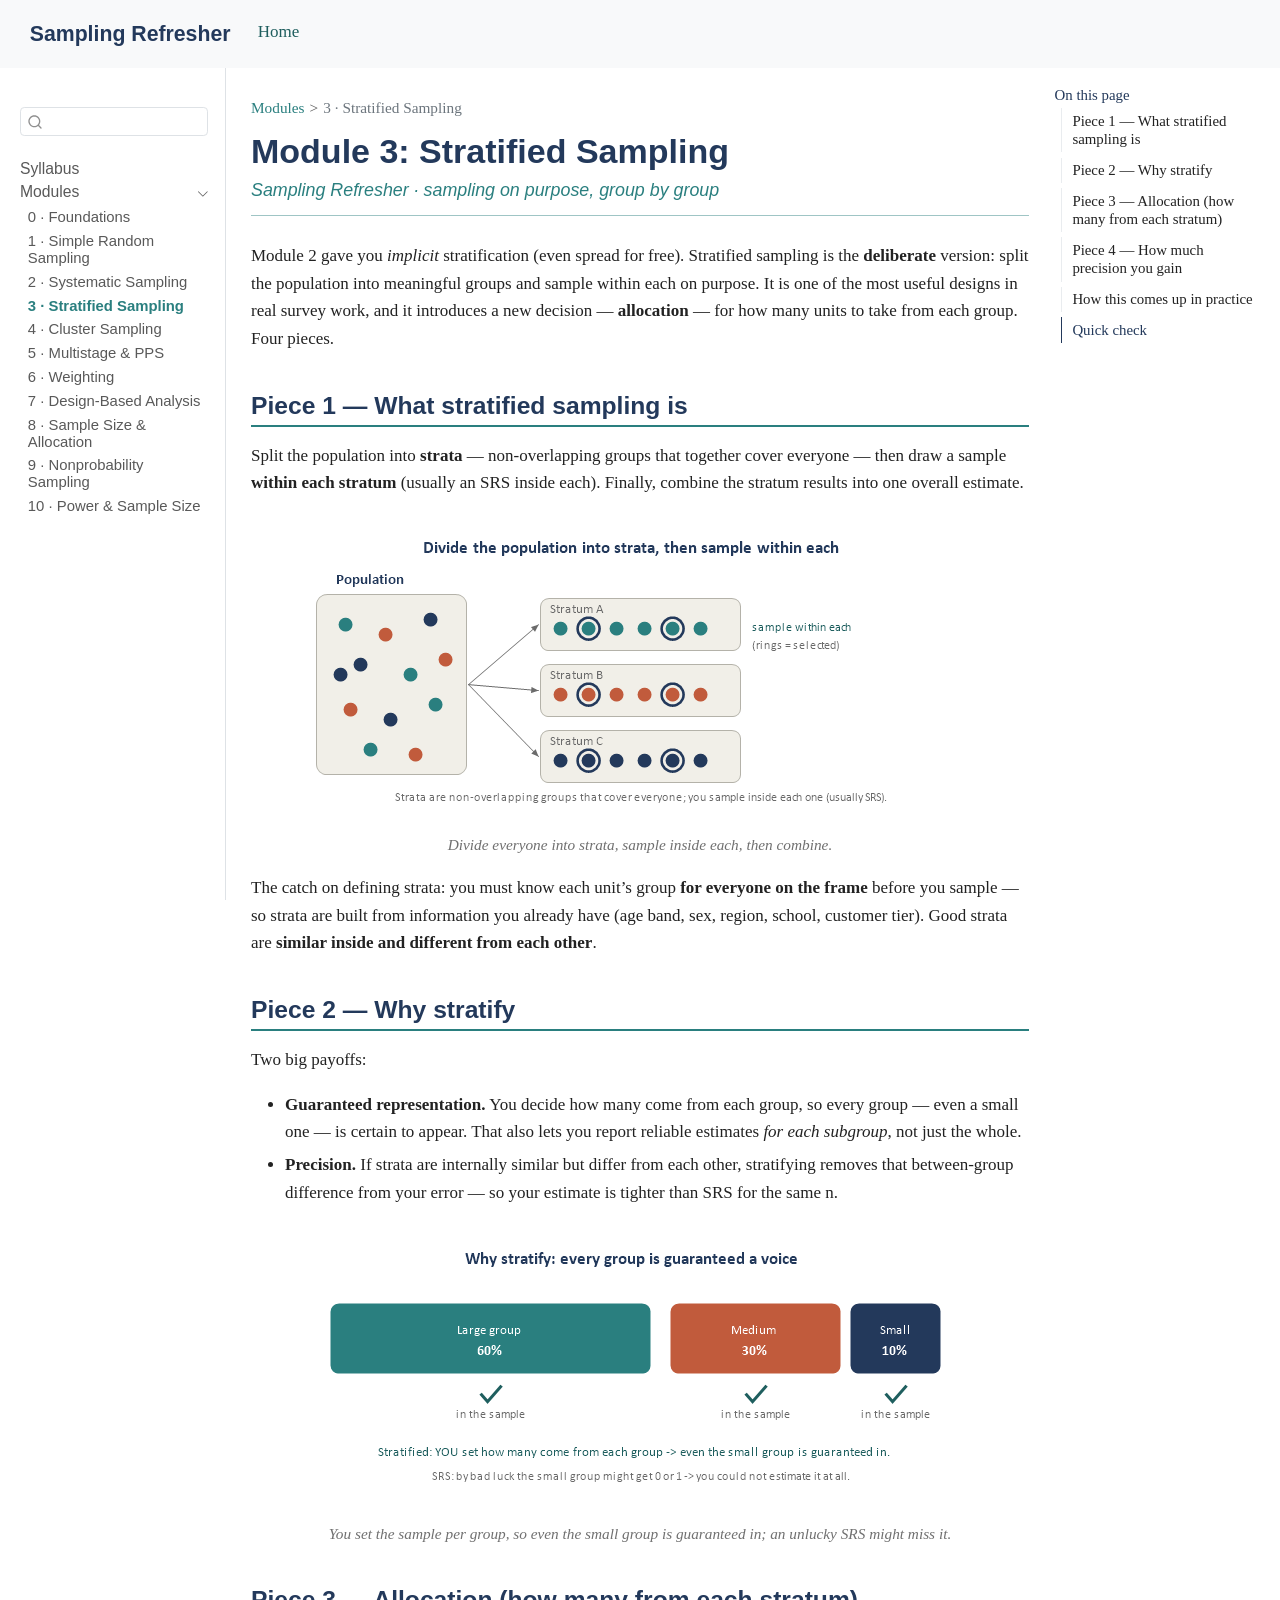
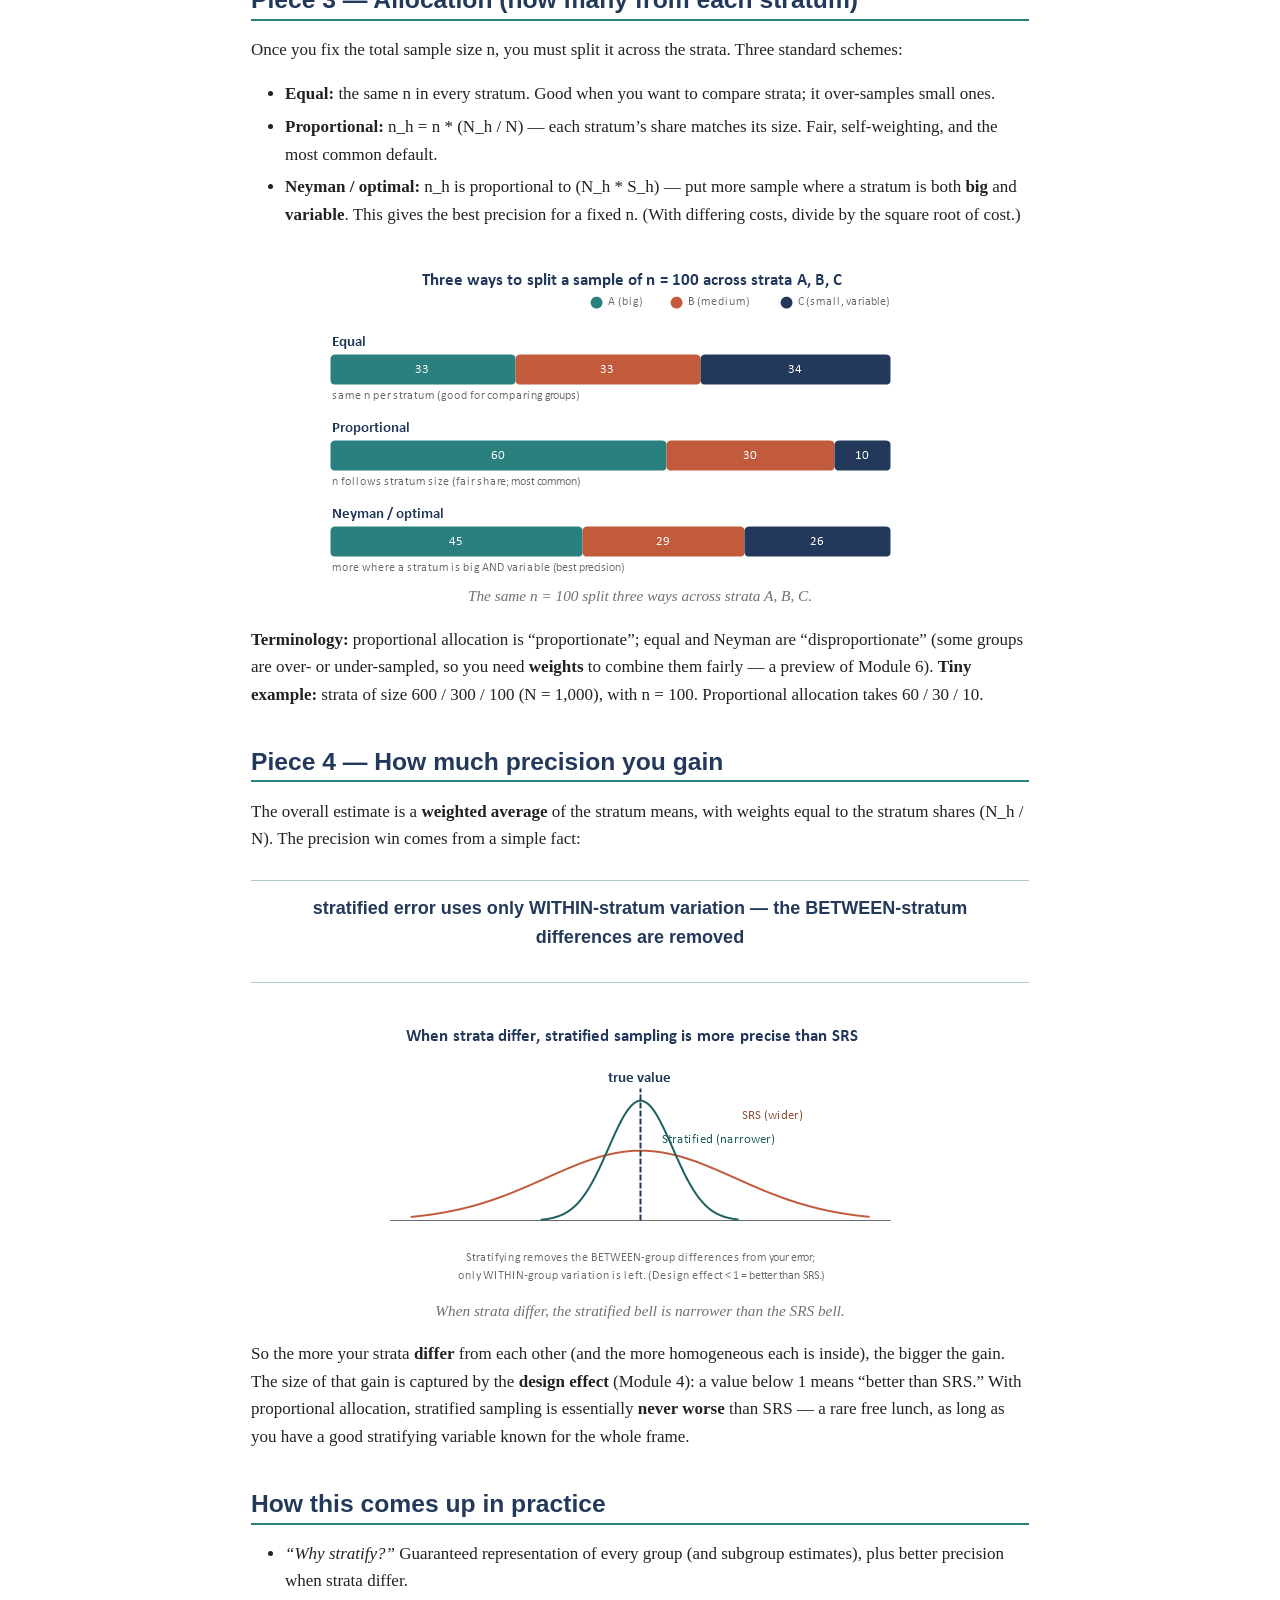
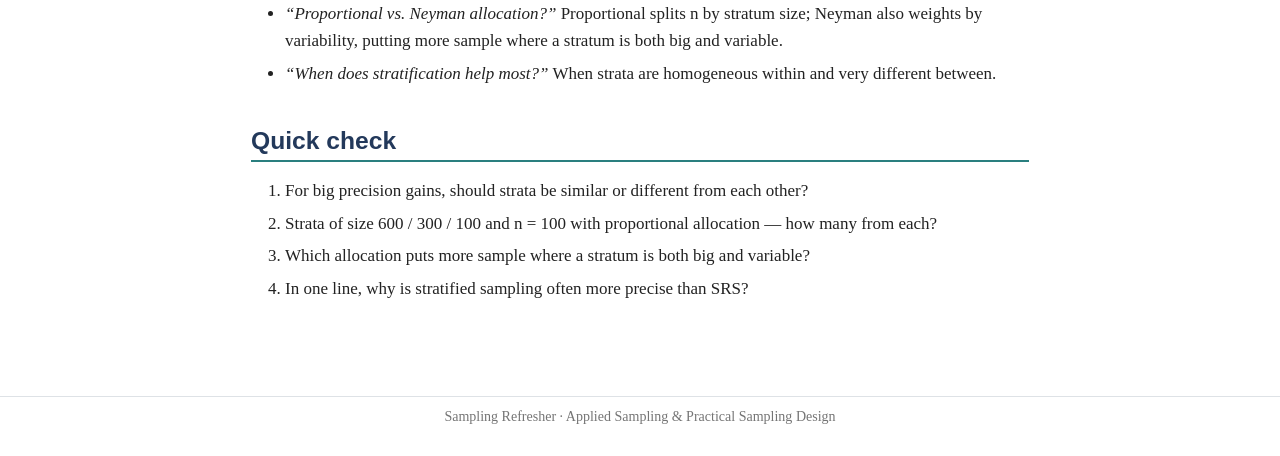
<file: 03-stratified-sampling.html>
<!DOCTYPE html>
<html xmlns="http://www.w3.org/1999/xhtml" lang="en" xml:lang="en"><head>

<meta charset="utf-8">
<meta name="generator" content="quarto-1.9.38">

<meta name="viewport" content="width=device-width, initial-scale=1.0, user-scalable=yes">


<title>Module 3: Stratified Sampling – Sampling Refresher</title>
<style>
/* Default styles provided by pandoc.
** See https://pandoc.org/MANUAL.html#variables-for-html for config info.
*/
code{white-space: pre-wrap;}
span.smallcaps{font-variant: small-caps;}
div.columns{display: flex; gap: min(4vw, 1.5em);}
div.column{flex: auto; overflow-x: auto;}
div.hanging-indent{margin-left: 1.5em; text-indent: -1.5em;}
ul.task-list{list-style: none;}
ul.task-list li input[type="checkbox"] {
  width: 0.8em;
  margin: 0 0.8em 0.2em -1em; /* quarto-specific, see https://github.com/quarto-dev/quarto-cli/issues/4556 */ 
  vertical-align: middle;
}
</style>


<script src="site_libs/quarto-nav/quarto-nav.js"></script>
<script src="site_libs/quarto-nav/headroom.min.js"></script>
<script src="site_libs/clipboard/clipboard.min.js"></script>
<script src="site_libs/quarto-search/autocomplete.umd.js"></script>
<script src="site_libs/quarto-search/fuse.min.js"></script>
<script src="site_libs/quarto-search/quarto-search.js"></script>
<meta name="quarto:offset" content="./">
<script src="site_libs/quarto-html/quarto.js" type="module"></script>
<script src="site_libs/quarto-html/tabsets/tabsets.js" type="module"></script>
<script src="site_libs/quarto-html/popper.min.js"></script>
<script src="site_libs/quarto-html/tippy.umd.min.js"></script>
<script src="site_libs/quarto-html/anchor.min.js"></script>
<link href="site_libs/quarto-html/tippy.css" rel="stylesheet">
<link href="site_libs/quarto-html/quarto-syntax-highlighting-15634bcf2e68342d4ad2dfa704d543f6.css" rel="stylesheet" id="quarto-text-highlighting-styles">
<script src="site_libs/bootstrap/bootstrap.min.js"></script>
<link href="site_libs/bootstrap/bootstrap-icons.css" rel="stylesheet">
<link href="site_libs/bootstrap/bootstrap-e8d91532b558204ec916bde7de9fbf8c.min.css" rel="stylesheet" append-hash="true" id="quarto-bootstrap" data-mode="light">
<script id="quarto-search-options" type="application/json">{
  "location": "sidebar",
  "copy-button": false,
  "collapse-after": 3,
  "panel-placement": "start",
  "type": "textbox",
  "limit": 50,
  "keyboard-shortcut": [
    "f",
    "/",
    "s"
  ],
  "language": {
    "search-no-results-text": "No results",
    "search-matching-documents-text": "matching documents",
    "search-copy-link-title": "Copy link to search",
    "search-hide-matches-text": "Hide additional matches",
    "search-more-match-text": "more match in this document",
    "search-more-matches-text": "more matches in this document",
    "search-clear-button-title": "Clear",
    "search-text-placeholder": "",
    "search-detached-cancel-button-title": "Cancel",
    "search-submit-button-title": "Submit",
    "search-label": "Search"
  }
}</script>


</head>

<body class="nav-sidebar docked nav-fixed quarto-light">

<div id="quarto-search-results"></div>
  <header id="quarto-header" class="headroom fixed-top">
    <nav class="navbar navbar-expand-lg " data-bs-theme="dark">
      <div class="navbar-container container-fluid">
      <div class="navbar-brand-container mx-auto">
    <a class="navbar-brand" href="./index.html">
    <span class="navbar-title">Sampling Refresher</span>
    </a>
  </div>
          <button class="navbar-toggler" type="button" data-bs-toggle="collapse" data-bs-target="#navbarCollapse" aria-controls="navbarCollapse" role="menu" aria-expanded="false" aria-label="Toggle navigation" onclick="if (window.quartoToggleHeadroom) { window.quartoToggleHeadroom(); }">
  <span class="navbar-toggler-icon"></span>
</button>
          <div class="collapse navbar-collapse" id="navbarCollapse">
            <ul class="navbar-nav navbar-nav-scroll me-auto">
  <li class="nav-item">
    <a class="nav-link active" href="./index.html" aria-current="page"> 
<span class="menu-text">Home</span></a>
  </li>  
</ul>
          </div> <!-- /navcollapse -->
            <div class="quarto-navbar-tools">
</div>
      </div> <!-- /container-fluid -->
    </nav>
  <nav class="quarto-secondary-nav">
    <div class="container-fluid d-flex">
      <button type="button" class="quarto-btn-toggle btn" data-bs-toggle="collapse" role="button" data-bs-target=".quarto-sidebar-collapse-item" aria-controls="quarto-sidebar" aria-expanded="false" aria-label="Toggle sidebar navigation" onclick="if (window.quartoToggleHeadroom) { window.quartoToggleHeadroom(); }">
        <i class="bi bi-layout-text-sidebar-reverse"></i>
      </button>
        <nav class="quarto-page-breadcrumbs" aria-label="breadcrumb"><ol class="breadcrumb"><li class="breadcrumb-item"><a href="./00-foundations.html">Modules</a></li><li class="breadcrumb-item"><a href="./03-stratified-sampling.html">3 · Stratified Sampling</a></li></ol></nav>
        <a class="flex-grow-1" role="navigation" data-bs-toggle="collapse" data-bs-target=".quarto-sidebar-collapse-item" aria-controls="quarto-sidebar" aria-expanded="false" aria-label="Toggle sidebar navigation" onclick="if (window.quartoToggleHeadroom) { window.quartoToggleHeadroom(); }">      
        </a>
      <button type="button" class="btn quarto-search-button" aria-label="Search" onclick="window.quartoOpenSearch();">
        <i class="bi bi-search"></i>
      </button>
    </div>
  </nav>
</header>
<!-- content -->
<div id="quarto-content" class="quarto-container page-columns page-rows-contents page-layout-article page-navbar">
<!-- sidebar -->
  <nav id="quarto-sidebar" class="sidebar collapse collapse-horizontal quarto-sidebar-collapse-item sidebar-navigation docked overflow-auto">
        <div class="mt-2 flex-shrink-0 align-items-center">
        <div class="sidebar-search">
        <div id="quarto-search" class="" title="Search"></div>
        </div>
        </div>
    <div class="sidebar-menu-container"> 
    <ul class="list-unstyled mt-1">
        <li class="sidebar-item">
  <div class="sidebar-item-container"> 
  <a href="./index.html" class="sidebar-item-text sidebar-link">
 <span class="menu-text">Syllabus</span></a>
  </div>
</li>
        <li class="sidebar-item sidebar-item-section">
      <div class="sidebar-item-container"> 
            <a class="sidebar-item-text sidebar-link text-start" data-bs-toggle="collapse" data-bs-target="#quarto-sidebar-section-1" role="navigation" aria-expanded="true">
 <span class="menu-text">Modules</span></a>
          <a class="sidebar-item-toggle text-start" data-bs-toggle="collapse" data-bs-target="#quarto-sidebar-section-1" role="navigation" aria-expanded="true" aria-label="Toggle section">
            <i class="bi bi-chevron-right ms-2"></i>
          </a> 
      </div>
      <ul id="quarto-sidebar-section-1" class="collapse list-unstyled sidebar-section depth1 show">  
          <li class="sidebar-item">
  <div class="sidebar-item-container"> 
  <a href="./00-foundations.html" class="sidebar-item-text sidebar-link">
 <span class="menu-text">0 · Foundations</span></a>
  </div>
</li>
          <li class="sidebar-item">
  <div class="sidebar-item-container"> 
  <a href="./01-simple-random-sampling.html" class="sidebar-item-text sidebar-link">
 <span class="menu-text">1 · Simple Random Sampling</span></a>
  </div>
</li>
          <li class="sidebar-item">
  <div class="sidebar-item-container"> 
  <a href="./02-systematic-sampling.html" class="sidebar-item-text sidebar-link">
 <span class="menu-text">2 · Systematic Sampling</span></a>
  </div>
</li>
          <li class="sidebar-item">
  <div class="sidebar-item-container"> 
  <a href="./03-stratified-sampling.html" class="sidebar-item-text sidebar-link active">
 <span class="menu-text">3 · Stratified Sampling</span></a>
  </div>
</li>
          <li class="sidebar-item">
  <div class="sidebar-item-container"> 
  <a href="./04-cluster-sampling.html" class="sidebar-item-text sidebar-link">
 <span class="menu-text">4 · Cluster Sampling</span></a>
  </div>
</li>
          <li class="sidebar-item">
  <div class="sidebar-item-container"> 
  <a href="./05-multistage-pps.html" class="sidebar-item-text sidebar-link">
 <span class="menu-text">5 · Multistage &amp; PPS</span></a>
  </div>
</li>
          <li class="sidebar-item">
  <div class="sidebar-item-container"> 
  <a href="./06-weighting.html" class="sidebar-item-text sidebar-link">
 <span class="menu-text">6 · Weighting</span></a>
  </div>
</li>
          <li class="sidebar-item">
  <div class="sidebar-item-container"> 
  <a href="./07-design-based-analysis.html" class="sidebar-item-text sidebar-link">
 <span class="menu-text">7 · Design-Based Analysis</span></a>
  </div>
</li>
          <li class="sidebar-item">
  <div class="sidebar-item-container"> 
  <a href="./08-sample-size-allocation.html" class="sidebar-item-text sidebar-link">
 <span class="menu-text">8 · Sample Size &amp; Allocation</span></a>
  </div>
</li>
          <li class="sidebar-item">
  <div class="sidebar-item-container"> 
  <a href="./09-nonprobability-sampling.html" class="sidebar-item-text sidebar-link">
 <span class="menu-text">9 · Nonprobability Sampling</span></a>
  </div>
</li>
          <li class="sidebar-item">
  <div class="sidebar-item-container"> 
  <a href="./10-power-sample-size.html" class="sidebar-item-text sidebar-link">
 <span class="menu-text">10 · Power &amp; Sample Size</span></a>
  </div>
</li>
      </ul>
  </li>
    </ul>
    </div>
</nav>
<div id="quarto-sidebar-glass" class="quarto-sidebar-collapse-item" data-bs-toggle="collapse" data-bs-target=".quarto-sidebar-collapse-item"></div>
<!-- margin-sidebar -->
    <div id="quarto-margin-sidebar" class="sidebar margin-sidebar">
        <nav id="TOC" role="doc-toc" class="toc-active">
    <h2 id="toc-title">On this page</h2>
   
  <ul class="collapse">
  <li><a href="#piece-1-what-stratified-sampling-is" id="toc-piece-1-what-stratified-sampling-is" class="nav-link active" data-scroll-target="#piece-1-what-stratified-sampling-is">Piece 1 — What stratified sampling is</a></li>
  <li><a href="#piece-2-why-stratify" id="toc-piece-2-why-stratify" class="nav-link" data-scroll-target="#piece-2-why-stratify">Piece 2 — Why stratify</a></li>
  <li><a href="#piece-3-allocation-how-many-from-each-stratum" id="toc-piece-3-allocation-how-many-from-each-stratum" class="nav-link" data-scroll-target="#piece-3-allocation-how-many-from-each-stratum">Piece 3 — Allocation (how many from each stratum)</a></li>
  <li><a href="#piece-4-how-much-precision-you-gain" id="toc-piece-4-how-much-precision-you-gain" class="nav-link" data-scroll-target="#piece-4-how-much-precision-you-gain">Piece 4 — How much precision you gain</a></li>
  <li><a href="#how-this-comes-up-in-practice" id="toc-how-this-comes-up-in-practice" class="nav-link" data-scroll-target="#how-this-comes-up-in-practice">How this comes up in practice</a></li>
  <li><a href="#quick-check" id="toc-quick-check" class="nav-link" data-scroll-target="#quick-check">Quick check</a></li>
  </ul>
</nav>
    </div>
<!-- main -->
<main class="content" id="quarto-document-content">

<header id="title-block-header" class="quarto-title-block default"><nav class="quarto-page-breadcrumbs quarto-title-breadcrumbs d-none d-lg-block" aria-label="breadcrumb"><ol class="breadcrumb"><li class="breadcrumb-item"><a href="./00-foundations.html">Modules</a></li><li class="breadcrumb-item"><a href="./03-stratified-sampling.html">3 · Stratified Sampling</a></li></ol></nav>
<div class="quarto-title">
<h1 class="title">Module 3: Stratified Sampling</h1>
<p class="subtitle lead">Sampling Refresher · sampling on purpose, group by group</p>
</div>



<div class="quarto-title-meta">

    
  
    
  </div>
  


</header>


<p>Module 2 gave you <em>implicit</em> stratification (even spread for free). Stratified sampling is the <strong>deliberate</strong> version: split the population into meaningful groups and sample within each on purpose. It is one of the most useful designs in real survey work, and it introduces a new decision — <strong>allocation</strong> — for how many units to take from each group. Four pieces.</p>
<section id="piece-1-what-stratified-sampling-is" class="level2">
<h2 class="anchored" data-anchor-id="piece-1-what-stratified-sampling-is">Piece 1 — What stratified sampling is</h2>
<p>Split the population into <strong>strata</strong> — non-overlapping groups that together cover everyone — then draw a sample <strong>within each stratum</strong> (usually an SRS inside each). Finally, combine the stratum results into one overall estimate.</p>
<div class="quarto-figure quarto-figure-center">
<figure class="figure">
<p><img src="figures/03-stratified-sampling-fig1.png" class="img-fluid figure-img"></p>
<figcaption><em>Divide everyone into strata, sample inside each, then combine.</em></figcaption>
</figure>
</div>
<p>The catch on defining strata: you must know each unit’s group <strong>for everyone on the frame</strong> before you sample — so strata are built from information you already have (age band, sex, region, school, customer tier). Good strata are <strong>similar inside and different from each other</strong>.</p>
</section>
<section id="piece-2-why-stratify" class="level2">
<h2 class="anchored" data-anchor-id="piece-2-why-stratify">Piece 2 — Why stratify</h2>
<p>Two big payoffs:</p>
<ul>
<li><strong>Guaranteed representation.</strong> You decide how many come from each group, so every group — even a small one — is certain to appear. That also lets you report reliable estimates <em>for each subgroup</em>, not just the whole.</li>
<li><strong>Precision.</strong> If strata are internally similar but differ from each other, stratifying removes that between-group difference from your error — so your estimate is tighter than SRS for the same n.</li>
</ul>
<div class="quarto-figure quarto-figure-center">
<figure class="figure">
<p><img src="figures/03-stratified-sampling-fig2.png" class="img-fluid figure-img"></p>
<figcaption><em>You set the sample per group, so even the small group is guaranteed in; an unlucky SRS might miss it.</em></figcaption>
</figure>
</div>
</section>
<section id="piece-3-allocation-how-many-from-each-stratum" class="level2">
<h2 class="anchored" data-anchor-id="piece-3-allocation-how-many-from-each-stratum">Piece 3 — Allocation (how many from each stratum)</h2>
<p>Once you fix the total sample size n, you must split it across the strata. Three standard schemes:</p>
<ul>
<li><strong>Equal:</strong> the same n in every stratum. Good when you want to compare strata; it over-samples small ones.</li>
<li><strong>Proportional:</strong> n_h = n * (N_h / N) — each stratum’s share matches its size. Fair, self-weighting, and the most common default.</li>
<li><strong>Neyman / optimal:</strong> n_h is proportional to (N_h * S_h) — put more sample where a stratum is both <strong>big</strong> and <strong>variable</strong>. This gives the best precision for a fixed n.&nbsp;(With differing costs, divide by the square root of cost.)</li>
</ul>
<div class="quarto-figure quarto-figure-center">
<figure class="figure">
<p><img src="figures/03-stratified-sampling-fig3.png" class="img-fluid figure-img"></p>
<figcaption><em>The same n = 100 split three ways across strata A, B, C.</em></figcaption>
</figure>
</div>
<p><strong>Terminology:</strong> proportional allocation is “proportionate”; equal and Neyman are “disproportionate” (some groups are over- or under-sampled, so you need <strong>weights</strong> to combine them fairly — a preview of Module 6). <strong>Tiny example:</strong> strata of size 600 / 300 / 100 (N = 1,000), with n = 100. Proportional allocation takes 60 / 30 / 10.</p>
</section>
<section id="piece-4-how-much-precision-you-gain" class="level2">
<h2 class="anchored" data-anchor-id="piece-4-how-much-precision-you-gain">Piece 4 — How much precision you gain</h2>
<p>The overall estimate is a <strong>weighted average</strong> of the stratum means, with weights equal to the stratum shares (N_h / N). The precision win comes from a simple fact:</p>
<div class="keyline">
<p><strong>stratified error uses only WITHIN-stratum variation — the BETWEEN-stratum differences are removed</strong></p>
</div>
<div class="quarto-figure quarto-figure-center">
<figure class="figure">
<p><img src="figures/03-stratified-sampling-fig4.png" class="img-fluid figure-img"></p>
<figcaption><em>When strata differ, the stratified bell is narrower than the SRS bell.</em></figcaption>
</figure>
</div>
<p>So the more your strata <strong>differ</strong> from each other (and the more homogeneous each is inside), the bigger the gain. The size of that gain is captured by the <strong>design effect</strong> (Module 4): a value below 1 means “better than SRS.” With proportional allocation, stratified sampling is essentially <strong>never worse</strong> than SRS — a rare free lunch, as long as you have a good stratifying variable known for the whole frame.</p>
</section>
<section id="how-this-comes-up-in-practice" class="level2">
<h2 class="anchored" data-anchor-id="how-this-comes-up-in-practice">How this comes up in practice</h2>
<ul>
<li><em>“Why stratify?”</em> Guaranteed representation of every group (and subgroup estimates), plus better precision when strata differ.</li>
<li><em>“Proportional vs.&nbsp;Neyman allocation?”</em> Proportional splits n by stratum size; Neyman also weights by variability, putting more sample where a stratum is both big and variable.</li>
<li><em>“When does stratification help most?”</em> When strata are homogeneous within and very different between.</li>
</ul>
</section>
<section id="quick-check" class="level2">
<h2 class="anchored" data-anchor-id="quick-check">Quick check</h2>
<ol type="1">
<li>For big precision gains, should strata be similar or different from each other?</li>
<li>Strata of size 600 / 300 / 100 and n = 100 with proportional allocation — how many from each?</li>
<li>Which allocation puts more sample where a stratum is both big and variable?</li>
<li>In one line, why is stratified sampling often more precise than SRS?</li>
</ol>


</section>

</main> <!-- /main -->
<script id="quarto-html-after-body" type="application/javascript">
  window.document.addEventListener("DOMContentLoaded", function (event) {
    const icon = "";
    const anchorJS = new window.AnchorJS();
    anchorJS.options = {
      placement: 'right',
      icon: icon
    };
    anchorJS.add('.anchored');
    const isCodeAnnotation = (el) => {
      for (const clz of el.classList) {
        if (clz.startsWith('code-annotation-')) {                     
          return true;
        }
      }
      return false;
    }
    const onCopySuccess = function(e) {
      // button target
      const button = e.trigger;
      // don't keep focus
      button.blur();
      // flash "checked"
      button.classList.add('code-copy-button-checked');
      var currentTitle = button.getAttribute("title");
      button.setAttribute("title", "Copied!");
      let tooltip;
      if (window.bootstrap) {
        button.setAttribute("data-bs-toggle", "tooltip");
        button.setAttribute("data-bs-placement", "left");
        button.setAttribute("data-bs-title", "Copied!");
        tooltip = new bootstrap.Tooltip(button, 
          { trigger: "manual", 
            customClass: "code-copy-button-tooltip",
            offset: [0, -8]});
        tooltip.show();    
      }
      setTimeout(function() {
        if (tooltip) {
          tooltip.hide();
          button.removeAttribute("data-bs-title");
          button.removeAttribute("data-bs-toggle");
          button.removeAttribute("data-bs-placement");
        }
        button.setAttribute("title", currentTitle);
        button.classList.remove('code-copy-button-checked');
      }, 1000);
      // clear code selection
      e.clearSelection();
    }
    const getTextToCopy = function(trigger) {
      const outerScaffold = trigger.parentElement.cloneNode(true);
      const codeEl = outerScaffold.querySelector('code');
      for (const childEl of codeEl.children) {
        if (isCodeAnnotation(childEl)) {
          childEl.remove();
        }
      }
      return codeEl.innerText;
    }
    const clipboard = new window.ClipboardJS('.code-copy-button:not([data-in-quarto-modal])', {
      text: getTextToCopy
    });
    clipboard.on('success', onCopySuccess);
    if (window.document.getElementById('quarto-embedded-source-code-modal')) {
      const clipboardModal = new window.ClipboardJS('.code-copy-button[data-in-quarto-modal]', {
        text: getTextToCopy,
        container: window.document.getElementById('quarto-embedded-source-code-modal')
      });
      clipboardModal.on('success', onCopySuccess);
    }
      var localhostRegex = new RegExp(/^(?:http|https):\/\/localhost\:?[0-9]*\//);
      var mailtoRegex = new RegExp(/^mailto:/);
        var filterRegex = new RegExp("https:\/\/ilmuljahan\.github\.io\/sampling-refresher\/");
      var isInternal = (href) => {
          return filterRegex.test(href) || localhostRegex.test(href) || mailtoRegex.test(href);
      }
      // Inspect non-navigation links and adorn them if external
     var links = window.document.querySelectorAll('a[href]:not(.nav-link):not(.navbar-brand):not(.toc-action):not(.sidebar-link):not(.sidebar-item-toggle):not(.pagination-link):not(.no-external):not([aria-hidden]):not(.dropdown-item):not(.quarto-navigation-tool):not(.about-link)');
      for (var i=0; i<links.length; i++) {
        const link = links[i];
        if (!isInternal(link.href)) {
          // undo the damage that might have been done by quarto-nav.js in the case of
          // links that we want to consider external
          if (link.dataset.originalHref !== undefined) {
            link.href = link.dataset.originalHref;
          }
            // target, if specified
            link.setAttribute("target", "_blank");
            if (link.getAttribute("rel") === null) {
              link.setAttribute("rel", "noopener");
            }
        }
      }
    function tippyHover(el, contentFn, onTriggerFn, onUntriggerFn) {
      const config = {
        allowHTML: true,
        maxWidth: 500,
        delay: 100,
        arrow: false,
        appendTo: function(el) {
            return el.parentElement;
        },
        interactive: true,
        interactiveBorder: 10,
        theme: 'quarto',
        placement: 'bottom-start',
      };
      if (contentFn) {
        config.content = contentFn;
      }
      if (onTriggerFn) {
        config.onTrigger = onTriggerFn;
      }
      if (onUntriggerFn) {
        config.onUntrigger = onUntriggerFn;
      }
      window.tippy(el, config); 
    }
    const noterefs = window.document.querySelectorAll('a[role="doc-noteref"]');
    for (var i=0; i<noterefs.length; i++) {
      const ref = noterefs[i];
      tippyHover(ref, function() {
        // use id or data attribute instead here
        let href = ref.getAttribute('data-footnote-href') || ref.getAttribute('href');
        try { href = new URL(href).hash; } catch {}
        const id = href.replace(/^#\/?/, "");
        const note = window.document.getElementById(id);
        if (note) {
          return note.innerHTML;
        } else {
          return "";
        }
      });
    }
    const xrefs = window.document.querySelectorAll('a.quarto-xref');
    const processXRef = (id, note) => {
      // Strip column container classes
      const stripColumnClz = (el) => {
        el.classList.remove("page-full", "page-columns");
        if (el.children) {
          for (const child of el.children) {
            stripColumnClz(child);
          }
        }
      }
      stripColumnClz(note)
      if (id === null || id.startsWith('sec-')) {
        // Special case sections, only their first couple elements
        const container = document.createElement("div");
        if (note.children && note.children.length > 2) {
          container.appendChild(note.children[0].cloneNode(true));
          for (let i = 1; i < note.children.length; i++) {
            const child = note.children[i];
            if (child.tagName === "P" && child.innerText === "") {
              continue;
            } else {
              container.appendChild(child.cloneNode(true));
              break;
            }
          }
          if (window.Quarto?.typesetMath) {
            window.Quarto.typesetMath(container);
          }
          return container.innerHTML
        } else {
          if (window.Quarto?.typesetMath) {
            window.Quarto.typesetMath(note);
          }
          return note.innerHTML;
        }
      } else {
        // Remove any anchor links if they are present
        const anchorLink = note.querySelector('a.anchorjs-link');
        if (anchorLink) {
          anchorLink.remove();
        }
        if (window.Quarto?.typesetMath) {
          window.Quarto.typesetMath(note);
        }
        if (note.classList.contains("callout")) {
          return note.outerHTML;
        } else {
          return note.innerHTML;
        }
      }
    }
    for (var i=0; i<xrefs.length; i++) {
      const xref = xrefs[i];
      tippyHover(xref, undefined, function(instance) {
        instance.disable();
        let url = xref.getAttribute('href');
        let hash = undefined; 
        if (url.startsWith('#')) {
          hash = url;
        } else {
          try { hash = new URL(url).hash; } catch {}
        }
        if (hash) {
          const id = hash.replace(/^#\/?/, "");
          const note = window.document.getElementById(id);
          if (note !== null) {
            try {
              const html = processXRef(id, note.cloneNode(true));
              instance.setContent(html);
            } finally {
              instance.enable();
              instance.show();
            }
          } else {
            // See if we can fetch this
            fetch(url.split('#')[0])
            .then(res => res.text())
            .then(html => {
              const parser = new DOMParser();
              const htmlDoc = parser.parseFromString(html, "text/html");
              const note = htmlDoc.getElementById(id);
              if (note !== null) {
                const html = processXRef(id, note);
                instance.setContent(html);
              } 
            }).finally(() => {
              instance.enable();
              instance.show();
            });
          }
        } else {
          // See if we can fetch a full url (with no hash to target)
          // This is a special case and we should probably do some content thinning / targeting
          fetch(url)
          .then(res => res.text())
          .then(html => {
            const parser = new DOMParser();
            const htmlDoc = parser.parseFromString(html, "text/html");
            const note = htmlDoc.querySelector('main.content');
            if (note !== null) {
              // This should only happen for chapter cross references
              // (since there is no id in the URL)
              // remove the first header
              if (note.children.length > 0 && note.children[0].tagName === "HEADER") {
                note.children[0].remove();
              }
              const html = processXRef(null, note);
              instance.setContent(html);
            } 
          }).finally(() => {
            instance.enable();
            instance.show();
          });
        }
      }, function(instance) {
      });
    }
        let selectedAnnoteEl;
        const selectorForAnnotation = ( cell, annotation) => {
          let cellAttr = 'data-code-cell="' + cell + '"';
          let lineAttr = 'data-code-annotation="' +  annotation + '"';
          const selector = 'span[' + cellAttr + '][' + lineAttr + ']';
          return selector;
        }
        const selectCodeLines = (annoteEl) => {
          const doc = window.document;
          const targetCell = annoteEl.getAttribute("data-target-cell");
          const targetAnnotation = annoteEl.getAttribute("data-target-annotation");
          const annoteSpan = window.document.querySelector(selectorForAnnotation(targetCell, targetAnnotation));
          const lines = annoteSpan.getAttribute("data-code-lines").split(",");
          const lineIds = lines.map((line) => {
            return targetCell + "-" + line;
          })
          let top = null;
          let height = null;
          let parent = null;
          if (lineIds.length > 0) {
              //compute the position of the single el (top and bottom and make a div)
              const el = window.document.getElementById(lineIds[0]);
              top = el.offsetTop;
              height = el.offsetHeight;
              parent = el.parentElement.parentElement;
            if (lineIds.length > 1) {
              const lastEl = window.document.getElementById(lineIds[lineIds.length - 1]);
              const bottom = lastEl.offsetTop + lastEl.offsetHeight;
              height = bottom - top;
            }
            if (top !== null && height !== null && parent !== null) {
              // cook up a div (if necessary) and position it 
              let div = window.document.getElementById("code-annotation-line-highlight");
              if (div === null) {
                div = window.document.createElement("div");
                div.setAttribute("id", "code-annotation-line-highlight");
                div.style.position = 'absolute';
                parent.appendChild(div);
              }
              div.style.top = top - 2 + "px";
              div.style.height = height + 4 + "px";
              div.style.left = 0;
              let gutterDiv = window.document.getElementById("code-annotation-line-highlight-gutter");
              if (gutterDiv === null) {
                gutterDiv = window.document.createElement("div");
                gutterDiv.setAttribute("id", "code-annotation-line-highlight-gutter");
                gutterDiv.style.position = 'absolute';
                const codeCell = window.document.getElementById(targetCell);
                const gutter = codeCell.querySelector('.code-annotation-gutter');
                gutter.appendChild(gutterDiv);
              }
              gutterDiv.style.top = top - 2 + "px";
              gutterDiv.style.height = height + 4 + "px";
            }
            selectedAnnoteEl = annoteEl;
          }
        };
        const unselectCodeLines = () => {
          const elementsIds = ["code-annotation-line-highlight", "code-annotation-line-highlight-gutter"];
          elementsIds.forEach((elId) => {
            const div = window.document.getElementById(elId);
            if (div) {
              div.remove();
            }
          });
          selectedAnnoteEl = undefined;
        };
          // Handle positioning of the toggle
      window.addEventListener(
        "resize",
        throttle(() => {
          elRect = undefined;
          if (selectedAnnoteEl) {
            selectCodeLines(selectedAnnoteEl);
          }
        }, 10)
      );
      function throttle(fn, ms) {
      let throttle = false;
      let timer;
        return (...args) => {
          if(!throttle) { // first call gets through
              fn.apply(this, args);
              throttle = true;
          } else { // all the others get throttled
              if(timer) clearTimeout(timer); // cancel #2
              timer = setTimeout(() => {
                fn.apply(this, args);
                timer = throttle = false;
              }, ms);
          }
        };
      }
        // Attach click handler to the DT
        const annoteDls = window.document.querySelectorAll('dt[data-target-cell]');
        for (const annoteDlNode of annoteDls) {
          annoteDlNode.addEventListener('click', (event) => {
            const clickedEl = event.target;
            if (clickedEl !== selectedAnnoteEl) {
              unselectCodeLines();
              const activeEl = window.document.querySelector('dt[data-target-cell].code-annotation-active');
              if (activeEl) {
                activeEl.classList.remove('code-annotation-active');
              }
              selectCodeLines(clickedEl);
              clickedEl.classList.add('code-annotation-active');
            } else {
              // Unselect the line
              unselectCodeLines();
              clickedEl.classList.remove('code-annotation-active');
            }
          });
        }
    const findCites = (el) => {
      const parentEl = el.parentElement;
      if (parentEl) {
        const cites = parentEl.dataset.cites;
        if (cites) {
          return {
            el,
            cites: cites.split(' ')
          };
        } else {
          return findCites(el.parentElement)
        }
      } else {
        return undefined;
      }
    };
    var bibliorefs = window.document.querySelectorAll('a[role="doc-biblioref"]');
    for (var i=0; i<bibliorefs.length; i++) {
      const ref = bibliorefs[i];
      const citeInfo = findCites(ref);
      if (citeInfo) {
        tippyHover(citeInfo.el, function() {
          var popup = window.document.createElement('div');
          citeInfo.cites.forEach(function(cite) {
            var citeDiv = window.document.createElement('div');
            citeDiv.classList.add('hanging-indent');
            citeDiv.classList.add('csl-entry');
            var biblioDiv = window.document.getElementById('ref-' + cite);
            if (biblioDiv) {
              citeDiv.innerHTML = biblioDiv.innerHTML;
            }
            popup.appendChild(citeDiv);
          });
          return popup.innerHTML;
        });
      }
    }
  });
  </script>
</div> <!-- /content -->
<footer class="footer">
  <div class="nav-footer">
    <div class="nav-footer-left">
      &nbsp;
    </div>   
    <div class="nav-footer-center">
<p>Sampling Refresher · Applied Sampling &amp; Practical Sampling Design</p>
</div>
    <div class="nav-footer-right">
      &nbsp;
    </div>
  </div>
</footer>




</body></html>
</file>
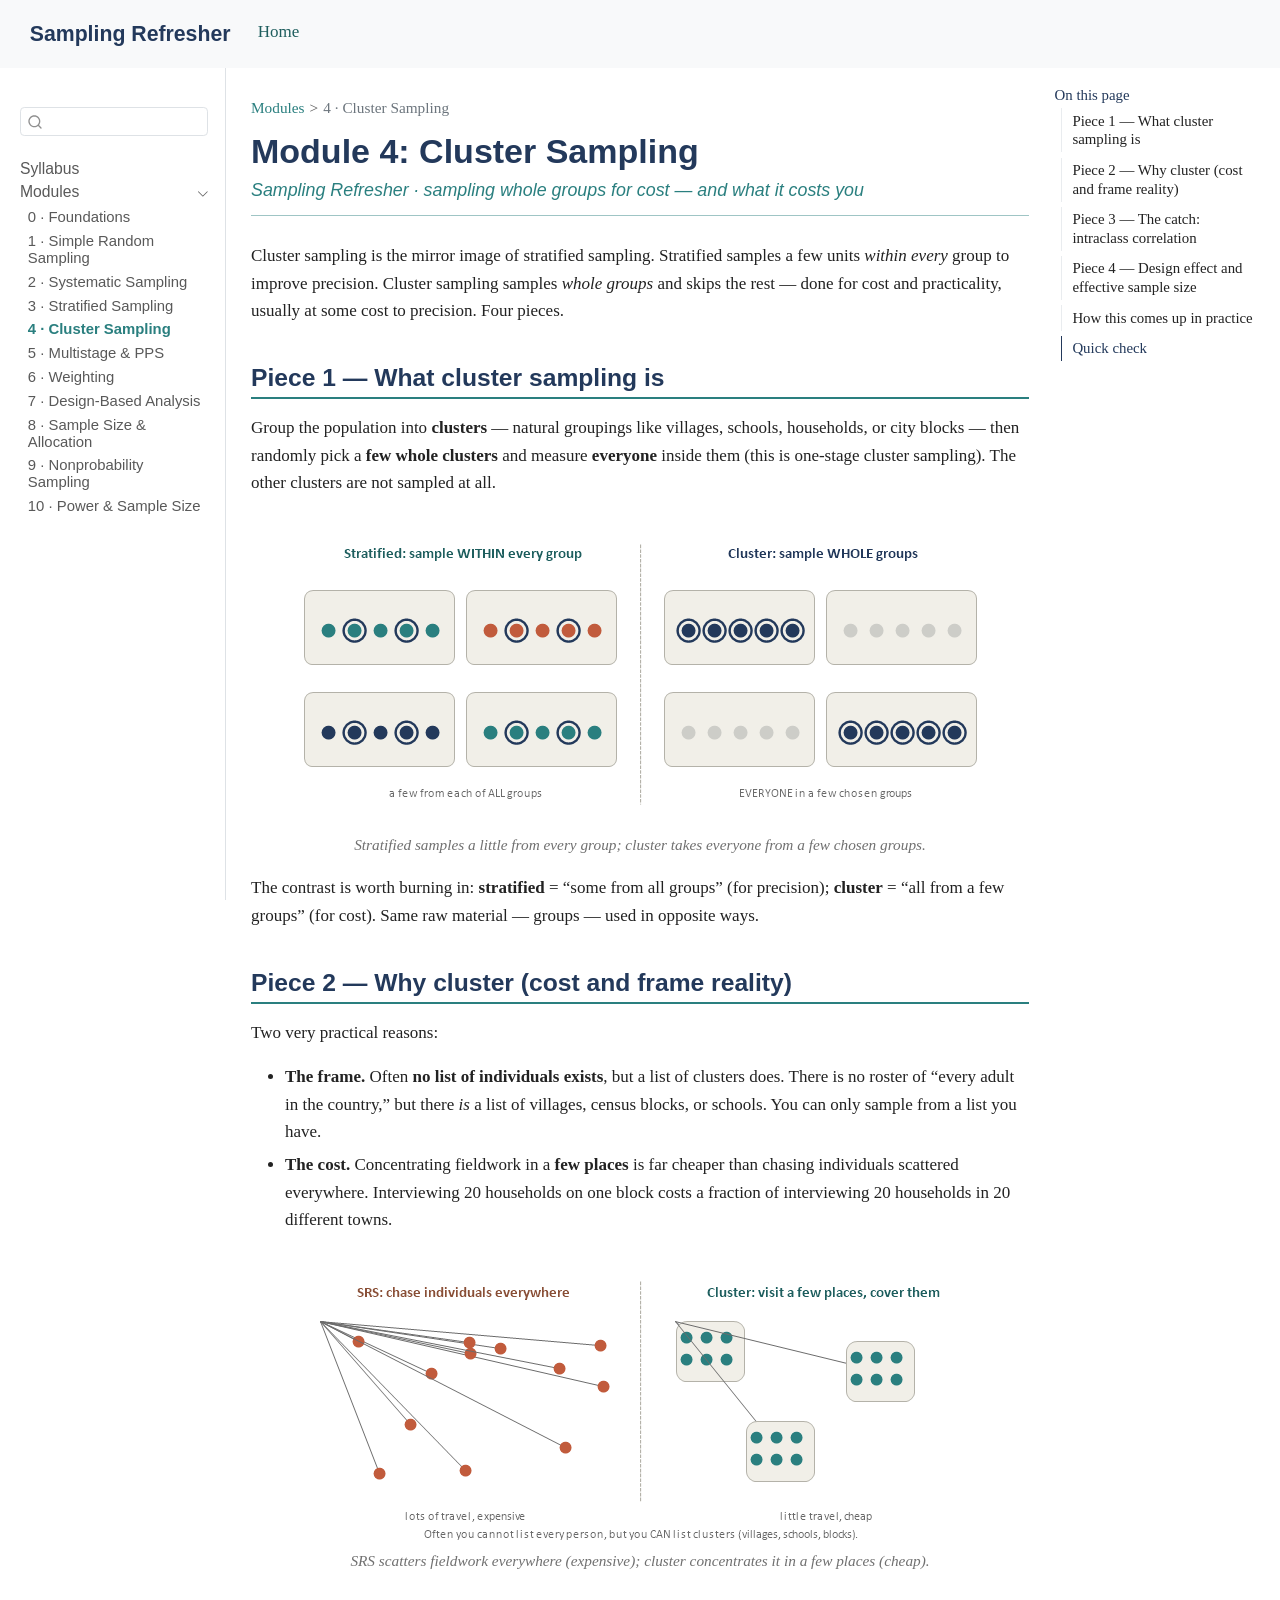
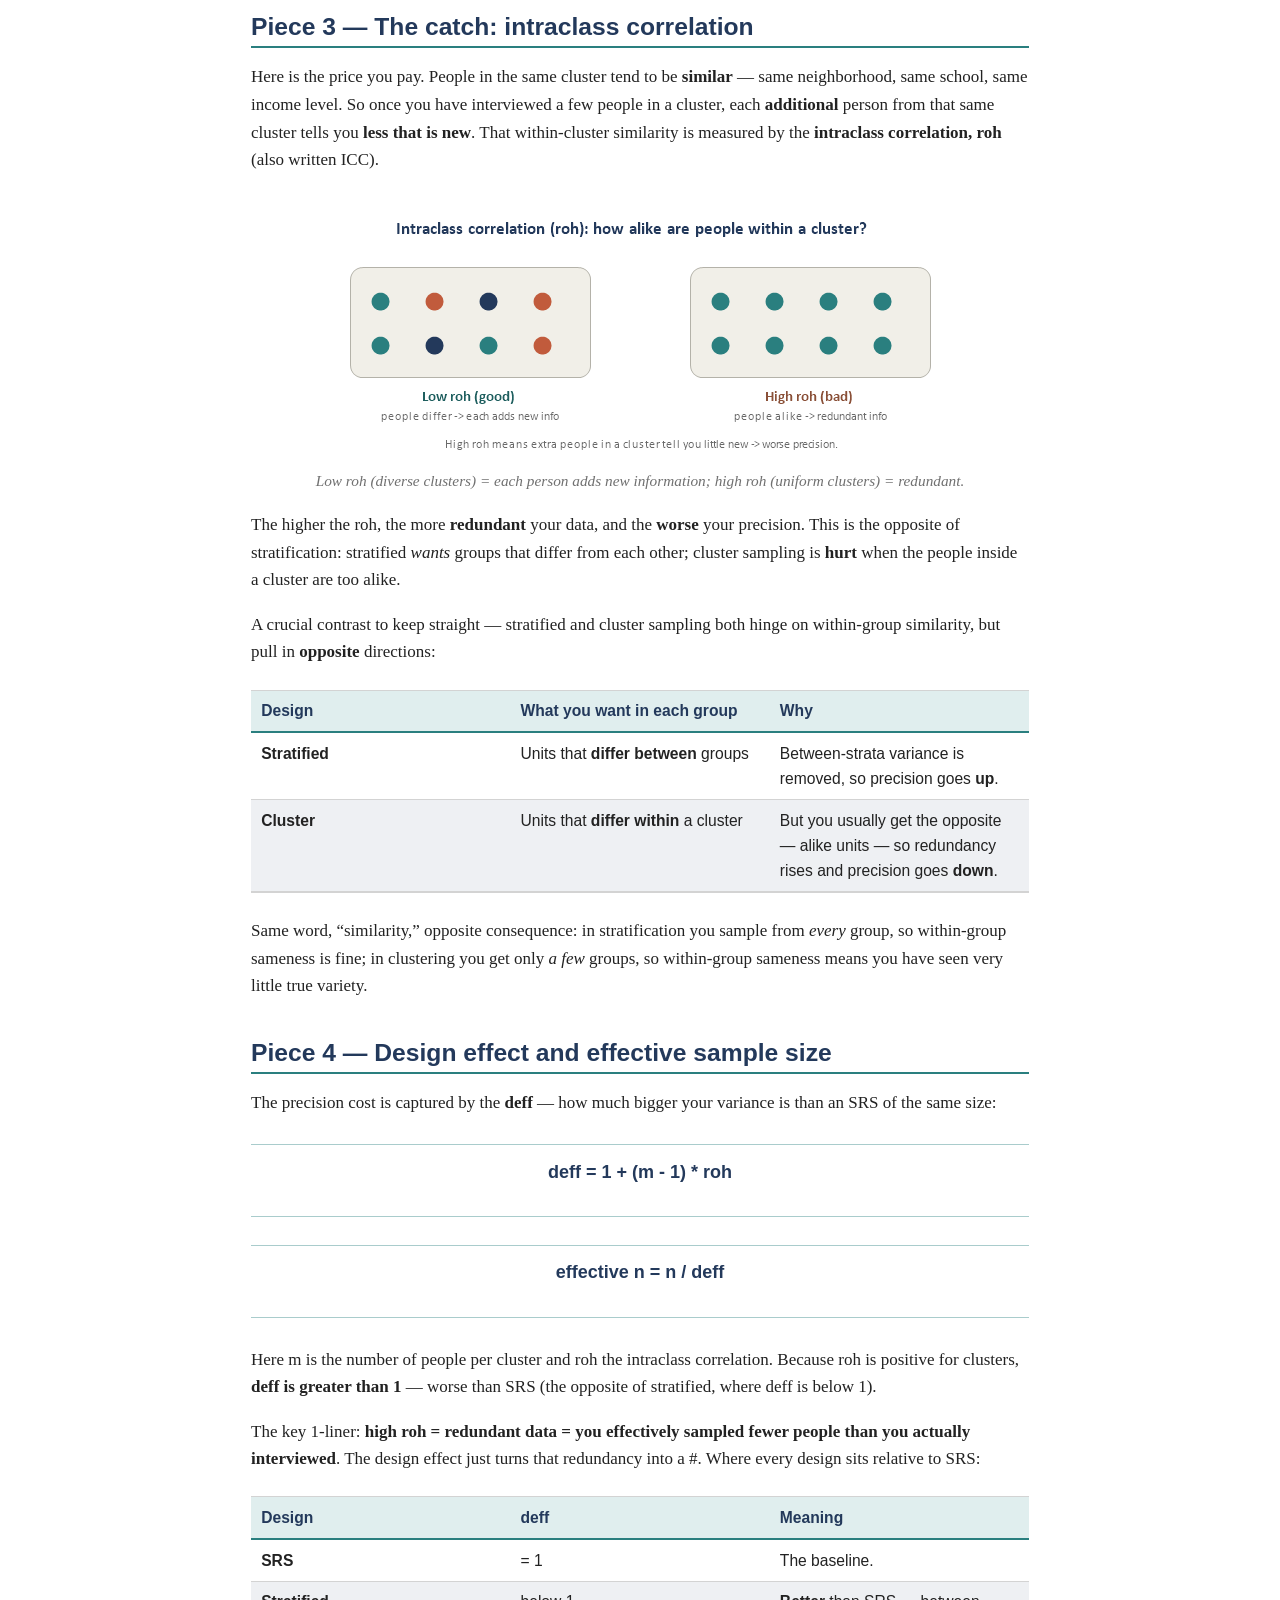
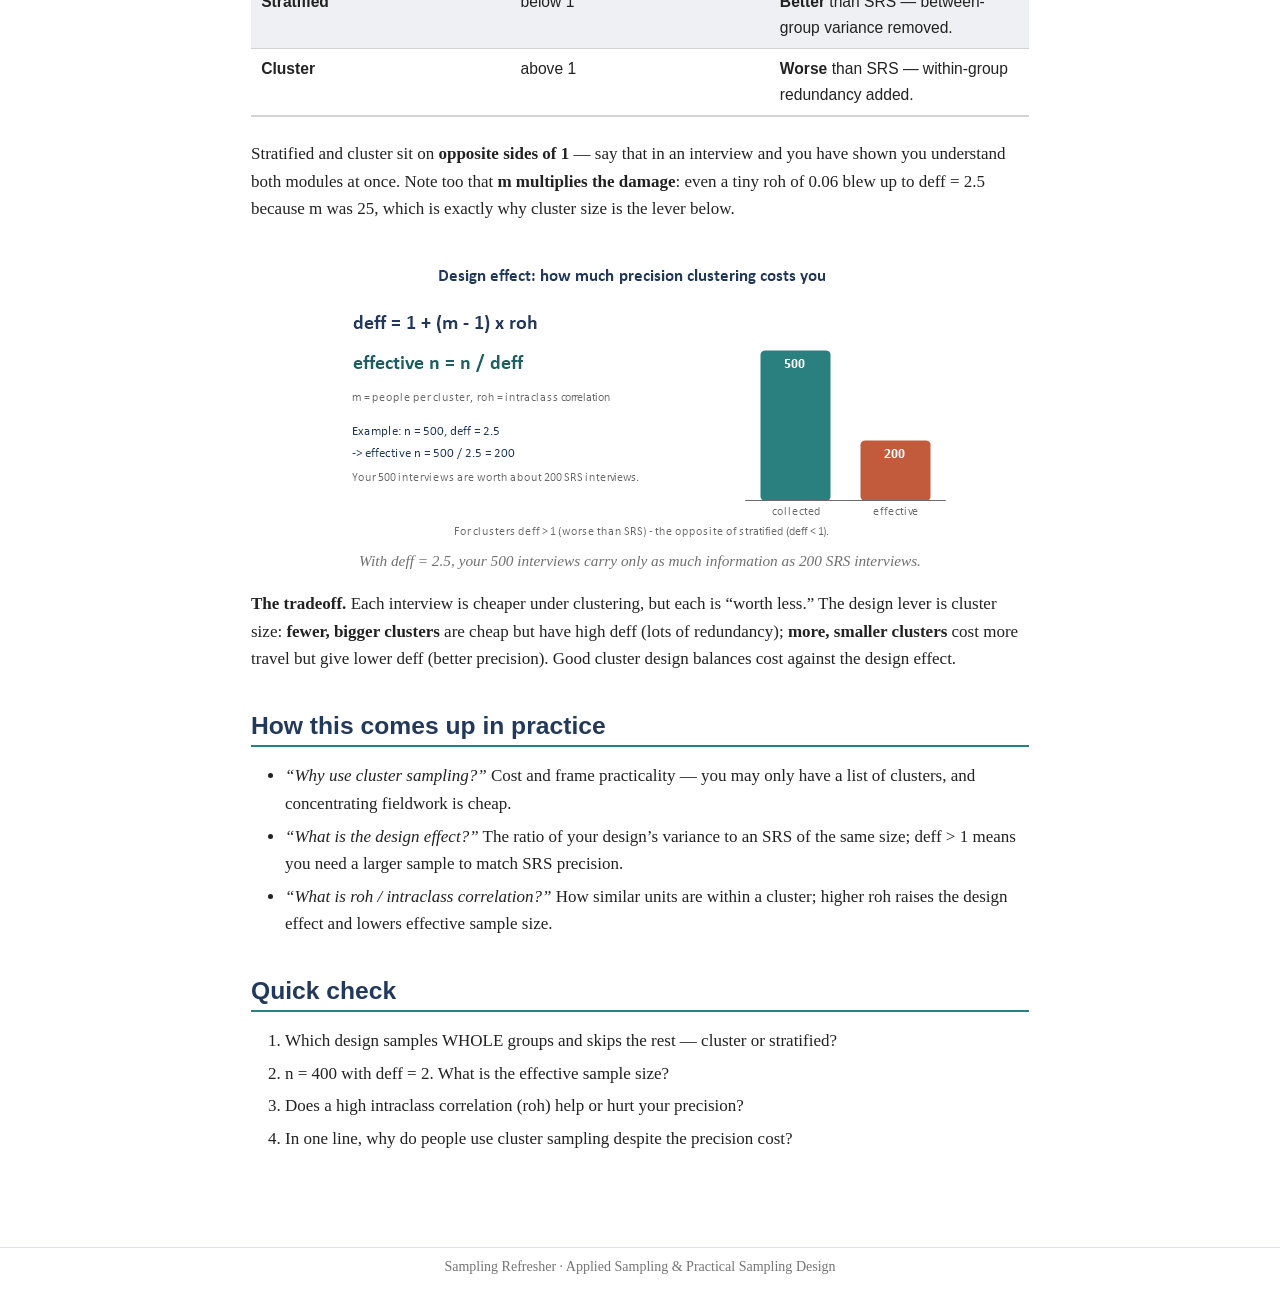
<file: 04-cluster-sampling.html>
<!DOCTYPE html>
<html xmlns="http://www.w3.org/1999/xhtml" lang="en" xml:lang="en"><head>

<meta charset="utf-8">
<meta name="generator" content="quarto-1.9.38">

<meta name="viewport" content="width=device-width, initial-scale=1.0, user-scalable=yes">


<title>Module 4: Cluster Sampling – Sampling Refresher</title>
<style>
/* Default styles provided by pandoc.
** See https://pandoc.org/MANUAL.html#variables-for-html for config info.
*/
code{white-space: pre-wrap;}
span.smallcaps{font-variant: small-caps;}
div.columns{display: flex; gap: min(4vw, 1.5em);}
div.column{flex: auto; overflow-x: auto;}
div.hanging-indent{margin-left: 1.5em; text-indent: -1.5em;}
ul.task-list{list-style: none;}
ul.task-list li input[type="checkbox"] {
  width: 0.8em;
  margin: 0 0.8em 0.2em -1em; /* quarto-specific, see https://github.com/quarto-dev/quarto-cli/issues/4556 */ 
  vertical-align: middle;
}
</style>


<script src="site_libs/quarto-nav/quarto-nav.js"></script>
<script src="site_libs/quarto-nav/headroom.min.js"></script>
<script src="site_libs/clipboard/clipboard.min.js"></script>
<script src="site_libs/quarto-search/autocomplete.umd.js"></script>
<script src="site_libs/quarto-search/fuse.min.js"></script>
<script src="site_libs/quarto-search/quarto-search.js"></script>
<meta name="quarto:offset" content="./">
<script src="site_libs/quarto-html/quarto.js" type="module"></script>
<script src="site_libs/quarto-html/tabsets/tabsets.js" type="module"></script>
<script src="site_libs/quarto-html/popper.min.js"></script>
<script src="site_libs/quarto-html/tippy.umd.min.js"></script>
<script src="site_libs/quarto-html/anchor.min.js"></script>
<link href="site_libs/quarto-html/tippy.css" rel="stylesheet">
<link href="site_libs/quarto-html/quarto-syntax-highlighting-15634bcf2e68342d4ad2dfa704d543f6.css" rel="stylesheet" id="quarto-text-highlighting-styles">
<script src="site_libs/bootstrap/bootstrap.min.js"></script>
<link href="site_libs/bootstrap/bootstrap-icons.css" rel="stylesheet">
<link href="site_libs/bootstrap/bootstrap-e8d91532b558204ec916bde7de9fbf8c.min.css" rel="stylesheet" append-hash="true" id="quarto-bootstrap" data-mode="light">
<script id="quarto-search-options" type="application/json">{
  "location": "sidebar",
  "copy-button": false,
  "collapse-after": 3,
  "panel-placement": "start",
  "type": "textbox",
  "limit": 50,
  "keyboard-shortcut": [
    "f",
    "/",
    "s"
  ],
  "language": {
    "search-no-results-text": "No results",
    "search-matching-documents-text": "matching documents",
    "search-copy-link-title": "Copy link to search",
    "search-hide-matches-text": "Hide additional matches",
    "search-more-match-text": "more match in this document",
    "search-more-matches-text": "more matches in this document",
    "search-clear-button-title": "Clear",
    "search-text-placeholder": "",
    "search-detached-cancel-button-title": "Cancel",
    "search-submit-button-title": "Submit",
    "search-label": "Search"
  }
}</script>


</head>

<body class="nav-sidebar docked nav-fixed quarto-light">

<div id="quarto-search-results"></div>
  <header id="quarto-header" class="headroom fixed-top">
    <nav class="navbar navbar-expand-lg " data-bs-theme="dark">
      <div class="navbar-container container-fluid">
      <div class="navbar-brand-container mx-auto">
    <a class="navbar-brand" href="./index.html">
    <span class="navbar-title">Sampling Refresher</span>
    </a>
  </div>
          <button class="navbar-toggler" type="button" data-bs-toggle="collapse" data-bs-target="#navbarCollapse" aria-controls="navbarCollapse" role="menu" aria-expanded="false" aria-label="Toggle navigation" onclick="if (window.quartoToggleHeadroom) { window.quartoToggleHeadroom(); }">
  <span class="navbar-toggler-icon"></span>
</button>
          <div class="collapse navbar-collapse" id="navbarCollapse">
            <ul class="navbar-nav navbar-nav-scroll me-auto">
  <li class="nav-item">
    <a class="nav-link active" href="./index.html" aria-current="page"> 
<span class="menu-text">Home</span></a>
  </li>  
</ul>
          </div> <!-- /navcollapse -->
            <div class="quarto-navbar-tools">
</div>
      </div> <!-- /container-fluid -->
    </nav>
  <nav class="quarto-secondary-nav">
    <div class="container-fluid d-flex">
      <button type="button" class="quarto-btn-toggle btn" data-bs-toggle="collapse" role="button" data-bs-target=".quarto-sidebar-collapse-item" aria-controls="quarto-sidebar" aria-expanded="false" aria-label="Toggle sidebar navigation" onclick="if (window.quartoToggleHeadroom) { window.quartoToggleHeadroom(); }">
        <i class="bi bi-layout-text-sidebar-reverse"></i>
      </button>
        <nav class="quarto-page-breadcrumbs" aria-label="breadcrumb"><ol class="breadcrumb"><li class="breadcrumb-item"><a href="./00-foundations.html">Modules</a></li><li class="breadcrumb-item"><a href="./04-cluster-sampling.html">4 · Cluster Sampling</a></li></ol></nav>
        <a class="flex-grow-1" role="navigation" data-bs-toggle="collapse" data-bs-target=".quarto-sidebar-collapse-item" aria-controls="quarto-sidebar" aria-expanded="false" aria-label="Toggle sidebar navigation" onclick="if (window.quartoToggleHeadroom) { window.quartoToggleHeadroom(); }">      
        </a>
      <button type="button" class="btn quarto-search-button" aria-label="Search" onclick="window.quartoOpenSearch();">
        <i class="bi bi-search"></i>
      </button>
    </div>
  </nav>
</header>
<!-- content -->
<div id="quarto-content" class="quarto-container page-columns page-rows-contents page-layout-article page-navbar">
<!-- sidebar -->
  <nav id="quarto-sidebar" class="sidebar collapse collapse-horizontal quarto-sidebar-collapse-item sidebar-navigation docked overflow-auto">
        <div class="mt-2 flex-shrink-0 align-items-center">
        <div class="sidebar-search">
        <div id="quarto-search" class="" title="Search"></div>
        </div>
        </div>
    <div class="sidebar-menu-container"> 
    <ul class="list-unstyled mt-1">
        <li class="sidebar-item">
  <div class="sidebar-item-container"> 
  <a href="./index.html" class="sidebar-item-text sidebar-link">
 <span class="menu-text">Syllabus</span></a>
  </div>
</li>
        <li class="sidebar-item sidebar-item-section">
      <div class="sidebar-item-container"> 
            <a class="sidebar-item-text sidebar-link text-start" data-bs-toggle="collapse" data-bs-target="#quarto-sidebar-section-1" role="navigation" aria-expanded="true">
 <span class="menu-text">Modules</span></a>
          <a class="sidebar-item-toggle text-start" data-bs-toggle="collapse" data-bs-target="#quarto-sidebar-section-1" role="navigation" aria-expanded="true" aria-label="Toggle section">
            <i class="bi bi-chevron-right ms-2"></i>
          </a> 
      </div>
      <ul id="quarto-sidebar-section-1" class="collapse list-unstyled sidebar-section depth1 show">  
          <li class="sidebar-item">
  <div class="sidebar-item-container"> 
  <a href="./00-foundations.html" class="sidebar-item-text sidebar-link">
 <span class="menu-text">0 · Foundations</span></a>
  </div>
</li>
          <li class="sidebar-item">
  <div class="sidebar-item-container"> 
  <a href="./01-simple-random-sampling.html" class="sidebar-item-text sidebar-link">
 <span class="menu-text">1 · Simple Random Sampling</span></a>
  </div>
</li>
          <li class="sidebar-item">
  <div class="sidebar-item-container"> 
  <a href="./02-systematic-sampling.html" class="sidebar-item-text sidebar-link">
 <span class="menu-text">2 · Systematic Sampling</span></a>
  </div>
</li>
          <li class="sidebar-item">
  <div class="sidebar-item-container"> 
  <a href="./03-stratified-sampling.html" class="sidebar-item-text sidebar-link">
 <span class="menu-text">3 · Stratified Sampling</span></a>
  </div>
</li>
          <li class="sidebar-item">
  <div class="sidebar-item-container"> 
  <a href="./04-cluster-sampling.html" class="sidebar-item-text sidebar-link active">
 <span class="menu-text">4 · Cluster Sampling</span></a>
  </div>
</li>
          <li class="sidebar-item">
  <div class="sidebar-item-container"> 
  <a href="./05-multistage-pps.html" class="sidebar-item-text sidebar-link">
 <span class="menu-text">5 · Multistage &amp; PPS</span></a>
  </div>
</li>
          <li class="sidebar-item">
  <div class="sidebar-item-container"> 
  <a href="./06-weighting.html" class="sidebar-item-text sidebar-link">
 <span class="menu-text">6 · Weighting</span></a>
  </div>
</li>
          <li class="sidebar-item">
  <div class="sidebar-item-container"> 
  <a href="./07-design-based-analysis.html" class="sidebar-item-text sidebar-link">
 <span class="menu-text">7 · Design-Based Analysis</span></a>
  </div>
</li>
          <li class="sidebar-item">
  <div class="sidebar-item-container"> 
  <a href="./08-sample-size-allocation.html" class="sidebar-item-text sidebar-link">
 <span class="menu-text">8 · Sample Size &amp; Allocation</span></a>
  </div>
</li>
          <li class="sidebar-item">
  <div class="sidebar-item-container"> 
  <a href="./09-nonprobability-sampling.html" class="sidebar-item-text sidebar-link">
 <span class="menu-text">9 · Nonprobability Sampling</span></a>
  </div>
</li>
          <li class="sidebar-item">
  <div class="sidebar-item-container"> 
  <a href="./10-power-sample-size.html" class="sidebar-item-text sidebar-link">
 <span class="menu-text">10 · Power &amp; Sample Size</span></a>
  </div>
</li>
      </ul>
  </li>
    </ul>
    </div>
</nav>
<div id="quarto-sidebar-glass" class="quarto-sidebar-collapse-item" data-bs-toggle="collapse" data-bs-target=".quarto-sidebar-collapse-item"></div>
<!-- margin-sidebar -->
    <div id="quarto-margin-sidebar" class="sidebar margin-sidebar">
        <nav id="TOC" role="doc-toc" class="toc-active">
    <h2 id="toc-title">On this page</h2>
   
  <ul class="collapse">
  <li><a href="#piece-1-what-cluster-sampling-is" id="toc-piece-1-what-cluster-sampling-is" class="nav-link active" data-scroll-target="#piece-1-what-cluster-sampling-is">Piece 1 — What cluster sampling is</a></li>
  <li><a href="#piece-2-why-cluster-cost-and-frame-reality" id="toc-piece-2-why-cluster-cost-and-frame-reality" class="nav-link" data-scroll-target="#piece-2-why-cluster-cost-and-frame-reality">Piece 2 — Why cluster (cost and frame reality)</a></li>
  <li><a href="#piece-3-the-catch-intraclass-correlation" id="toc-piece-3-the-catch-intraclass-correlation" class="nav-link" data-scroll-target="#piece-3-the-catch-intraclass-correlation">Piece 3 — The catch: intraclass correlation</a></li>
  <li><a href="#piece-4-design-effect-and-effective-sample-size" id="toc-piece-4-design-effect-and-effective-sample-size" class="nav-link" data-scroll-target="#piece-4-design-effect-and-effective-sample-size">Piece 4 — Design effect and effective sample size</a></li>
  <li><a href="#how-this-comes-up-in-practice" id="toc-how-this-comes-up-in-practice" class="nav-link" data-scroll-target="#how-this-comes-up-in-practice">How this comes up in practice</a></li>
  <li><a href="#quick-check" id="toc-quick-check" class="nav-link" data-scroll-target="#quick-check">Quick check</a></li>
  </ul>
</nav>
    </div>
<!-- main -->
<main class="content" id="quarto-document-content">

<header id="title-block-header" class="quarto-title-block default"><nav class="quarto-page-breadcrumbs quarto-title-breadcrumbs d-none d-lg-block" aria-label="breadcrumb"><ol class="breadcrumb"><li class="breadcrumb-item"><a href="./00-foundations.html">Modules</a></li><li class="breadcrumb-item"><a href="./04-cluster-sampling.html">4 · Cluster Sampling</a></li></ol></nav>
<div class="quarto-title">
<h1 class="title">Module 4: Cluster Sampling</h1>
<p class="subtitle lead">Sampling Refresher · sampling whole groups for cost — and what it costs you</p>
</div>



<div class="quarto-title-meta">

    
  
    
  </div>
  


</header>


<p>Cluster sampling is the mirror image of stratified sampling. Stratified samples a few units <em>within every</em> group to improve precision. Cluster sampling samples <em>whole groups</em> and skips the rest — done for cost and practicality, usually at some cost to precision. Four pieces.</p>
<section id="piece-1-what-cluster-sampling-is" class="level2">
<h2 class="anchored" data-anchor-id="piece-1-what-cluster-sampling-is">Piece 1 — What cluster sampling is</h2>
<p>Group the population into <strong>clusters</strong> — natural groupings like villages, schools, households, or city blocks — then randomly pick a <strong>few whole clusters</strong> and measure <strong>everyone</strong> inside them (this is one-stage cluster sampling). The other clusters are not sampled at all.</p>
<div class="quarto-figure quarto-figure-center">
<figure class="figure">
<p><img src="figures/04-cluster-sampling-fig1.png" class="img-fluid figure-img"></p>
<figcaption><em>Stratified samples a little from every group; cluster takes everyone from a few chosen groups.</em></figcaption>
</figure>
</div>
<p>The contrast is worth burning in: <strong>stratified</strong> = “some from all groups” (for precision); <strong>cluster</strong> = “all from a few groups” (for cost). Same raw material — groups — used in opposite ways.</p>
</section>
<section id="piece-2-why-cluster-cost-and-frame-reality" class="level2">
<h2 class="anchored" data-anchor-id="piece-2-why-cluster-cost-and-frame-reality">Piece 2 — Why cluster (cost and frame reality)</h2>
<p>Two very practical reasons:</p>
<ul>
<li><strong>The frame.</strong> Often <strong>no list of individuals exists</strong>, but a list of clusters does. There is no roster of “every adult in the country,” but there <em>is</em> a list of villages, census blocks, or schools. You can only sample from a list you have.</li>
<li><strong>The cost.</strong> Concentrating fieldwork in a <strong>few places</strong> is far cheaper than chasing individuals scattered everywhere. Interviewing 20 households on one block costs a fraction of interviewing 20 households in 20 different towns.</li>
</ul>
<div class="quarto-figure quarto-figure-center">
<figure class="figure">
<p><img src="figures/04-cluster-sampling-fig2.png" class="img-fluid figure-img"></p>
<figcaption><em>SRS scatters fieldwork everywhere (expensive); cluster concentrates it in a few places (cheap).</em></figcaption>
</figure>
</div>
</section>
<section id="piece-3-the-catch-intraclass-correlation" class="level2">
<h2 class="anchored" data-anchor-id="piece-3-the-catch-intraclass-correlation">Piece 3 — The catch: intraclass correlation</h2>
<p>Here is the price you pay. People in the same cluster tend to be <strong>similar</strong> — same neighborhood, same school, same income level. So once you have interviewed a few people in a cluster, each <strong>additional</strong> person from that same cluster tells you <strong>less that is new</strong>. That within-cluster similarity is measured by the <strong>intraclass correlation, roh</strong> (also written ICC).</p>
<div class="quarto-figure quarto-figure-center">
<figure class="figure">
<p><img src="figures/04-cluster-sampling-fig3.png" class="img-fluid figure-img"></p>
<figcaption><em>Low roh (diverse clusters) = each person adds new information; high roh (uniform clusters) = redundant.</em></figcaption>
</figure>
</div>
<p>The higher the roh, the more <strong>redundant</strong> your data, and the <strong>worse</strong> your precision. This is the opposite of stratification: stratified <em>wants</em> groups that differ from each other; cluster sampling is <strong>hurt</strong> when the people inside a cluster are too alike.</p>
<p>A crucial contrast to keep straight — stratified and cluster sampling both hinge on within-group similarity, but pull in <strong>opposite</strong> directions:</p>
<table class="caption-top table">
<colgroup>
<col style="width: 33%">
<col style="width: 33%">
<col style="width: 33%">
</colgroup>
<thead>
<tr class="header">
<th><strong>Design</strong></th>
<th><strong>What you want in each group</strong></th>
<th><strong>Why</strong></th>
</tr>
</thead>
<tbody>
<tr class="odd">
<td><strong>Stratified</strong></td>
<td>Units that <strong>differ between</strong> groups</td>
<td>Between-strata variance is removed, so precision goes <strong>up</strong>.</td>
</tr>
<tr class="even">
<td><strong>Cluster</strong></td>
<td>Units that <strong>differ within</strong> a cluster</td>
<td>But you usually get the opposite — alike units — so redundancy rises and precision goes <strong>down</strong>.</td>
</tr>
</tbody>
</table>
<p>Same word, “similarity,” opposite consequence: in stratification you sample from <em>every</em> group, so within-group sameness is fine; in clustering you get only <em>a few</em> groups, so within-group sameness means you have seen very little true variety.</p>
</section>
<section id="piece-4-design-effect-and-effective-sample-size" class="level2">
<h2 class="anchored" data-anchor-id="piece-4-design-effect-and-effective-sample-size">Piece 4 — Design effect and effective sample size</h2>
<p>The precision cost is captured by the <strong>deff</strong> — how much bigger your variance is than an SRS of the same size:</p>
<div class="keyline">
<p><strong>deff = 1 + (m - 1) * roh</strong></p>
</div>
<div class="keyline">
<p><strong>effective n = n / deff</strong></p>
</div>
<p>Here m is the number of people per cluster and roh the intraclass correlation. Because roh is positive for clusters, <strong>deff is greater than 1</strong> — worse than SRS (the opposite of stratified, where deff is below 1).</p>
<p>The key 1-liner: <strong>high roh = redundant data = you effectively sampled fewer people than you actually interviewed</strong>. The design effect just turns that redundancy into a #. Where every design sits relative to SRS:</p>
<table class="caption-top table">
<colgroup>
<col style="width: 33%">
<col style="width: 33%">
<col style="width: 33%">
</colgroup>
<thead>
<tr class="header">
<th><strong>Design</strong></th>
<th><strong>deff</strong></th>
<th><strong>Meaning</strong></th>
</tr>
</thead>
<tbody>
<tr class="odd">
<td><strong>SRS</strong></td>
<td>= 1</td>
<td>The baseline.</td>
</tr>
<tr class="even">
<td><strong>Stratified</strong></td>
<td>below 1</td>
<td><strong>Better</strong> than SRS — between-group variance removed.</td>
</tr>
<tr class="odd">
<td><strong>Cluster</strong></td>
<td>above 1</td>
<td><strong>Worse</strong> than SRS — within-group redundancy added.</td>
</tr>
</tbody>
</table>
<p>Stratified and cluster sit on <strong>opposite sides of 1</strong> — say that in an interview and you have shown you understand both modules at once. Note too that <strong>m multiplies the damage</strong>: even a tiny roh of 0.06 blew up to deff = 2.5 because m was 25, which is exactly why cluster size is the lever below.</p>
<div class="quarto-figure quarto-figure-center">
<figure class="figure">
<p><img src="figures/04-cluster-sampling-fig4.png" class="img-fluid figure-img"></p>
<figcaption><em>With deff = 2.5, your 500 interviews carry only as much information as 200 SRS interviews.</em></figcaption>
</figure>
</div>
<p><strong>The tradeoff.</strong> Each interview is cheaper under clustering, but each is “worth less.” The design lever is cluster size: <strong>fewer, bigger clusters</strong> are cheap but have high deff (lots of redundancy); <strong>more, smaller clusters</strong> cost more travel but give lower deff (better precision). Good cluster design balances cost against the design effect.</p>
</section>
<section id="how-this-comes-up-in-practice" class="level2">
<h2 class="anchored" data-anchor-id="how-this-comes-up-in-practice">How this comes up in practice</h2>
<ul>
<li><em>“Why use cluster sampling?”</em> Cost and frame practicality — you may only have a list of clusters, and concentrating fieldwork is cheap.</li>
<li><em>“What is the design effect?”</em> The ratio of your design’s variance to an SRS of the same size; deff &gt; 1 means you need a larger sample to match SRS precision.</li>
<li><em>“What is roh / intraclass correlation?”</em> How similar units are within a cluster; higher roh raises the design effect and lowers effective sample size.</li>
</ul>
</section>
<section id="quick-check" class="level2">
<h2 class="anchored" data-anchor-id="quick-check">Quick check</h2>
<ol type="1">
<li>Which design samples WHOLE groups and skips the rest — cluster or stratified?</li>
<li>n = 400 with deff = 2. What is the effective sample size?</li>
<li>Does a high intraclass correlation (roh) help or hurt your precision?</li>
<li>In one line, why do people use cluster sampling despite the precision cost?</li>
</ol>


</section>

</main> <!-- /main -->
<script id="quarto-html-after-body" type="application/javascript">
  window.document.addEventListener("DOMContentLoaded", function (event) {
    const icon = "";
    const anchorJS = new window.AnchorJS();
    anchorJS.options = {
      placement: 'right',
      icon: icon
    };
    anchorJS.add('.anchored');
    const isCodeAnnotation = (el) => {
      for (const clz of el.classList) {
        if (clz.startsWith('code-annotation-')) {                     
          return true;
        }
      }
      return false;
    }
    const onCopySuccess = function(e) {
      // button target
      const button = e.trigger;
      // don't keep focus
      button.blur();
      // flash "checked"
      button.classList.add('code-copy-button-checked');
      var currentTitle = button.getAttribute("title");
      button.setAttribute("title", "Copied!");
      let tooltip;
      if (window.bootstrap) {
        button.setAttribute("data-bs-toggle", "tooltip");
        button.setAttribute("data-bs-placement", "left");
        button.setAttribute("data-bs-title", "Copied!");
        tooltip = new bootstrap.Tooltip(button, 
          { trigger: "manual", 
            customClass: "code-copy-button-tooltip",
            offset: [0, -8]});
        tooltip.show();    
      }
      setTimeout(function() {
        if (tooltip) {
          tooltip.hide();
          button.removeAttribute("data-bs-title");
          button.removeAttribute("data-bs-toggle");
          button.removeAttribute("data-bs-placement");
        }
        button.setAttribute("title", currentTitle);
        button.classList.remove('code-copy-button-checked');
      }, 1000);
      // clear code selection
      e.clearSelection();
    }
    const getTextToCopy = function(trigger) {
      const outerScaffold = trigger.parentElement.cloneNode(true);
      const codeEl = outerScaffold.querySelector('code');
      for (const childEl of codeEl.children) {
        if (isCodeAnnotation(childEl)) {
          childEl.remove();
        }
      }
      return codeEl.innerText;
    }
    const clipboard = new window.ClipboardJS('.code-copy-button:not([data-in-quarto-modal])', {
      text: getTextToCopy
    });
    clipboard.on('success', onCopySuccess);
    if (window.document.getElementById('quarto-embedded-source-code-modal')) {
      const clipboardModal = new window.ClipboardJS('.code-copy-button[data-in-quarto-modal]', {
        text: getTextToCopy,
        container: window.document.getElementById('quarto-embedded-source-code-modal')
      });
      clipboardModal.on('success', onCopySuccess);
    }
      var localhostRegex = new RegExp(/^(?:http|https):\/\/localhost\:?[0-9]*\//);
      var mailtoRegex = new RegExp(/^mailto:/);
        var filterRegex = new RegExp("https:\/\/ilmuljahan\.github\.io\/sampling-refresher\/");
      var isInternal = (href) => {
          return filterRegex.test(href) || localhostRegex.test(href) || mailtoRegex.test(href);
      }
      // Inspect non-navigation links and adorn them if external
     var links = window.document.querySelectorAll('a[href]:not(.nav-link):not(.navbar-brand):not(.toc-action):not(.sidebar-link):not(.sidebar-item-toggle):not(.pagination-link):not(.no-external):not([aria-hidden]):not(.dropdown-item):not(.quarto-navigation-tool):not(.about-link)');
      for (var i=0; i<links.length; i++) {
        const link = links[i];
        if (!isInternal(link.href)) {
          // undo the damage that might have been done by quarto-nav.js in the case of
          // links that we want to consider external
          if (link.dataset.originalHref !== undefined) {
            link.href = link.dataset.originalHref;
          }
            // target, if specified
            link.setAttribute("target", "_blank");
            if (link.getAttribute("rel") === null) {
              link.setAttribute("rel", "noopener");
            }
        }
      }
    function tippyHover(el, contentFn, onTriggerFn, onUntriggerFn) {
      const config = {
        allowHTML: true,
        maxWidth: 500,
        delay: 100,
        arrow: false,
        appendTo: function(el) {
            return el.parentElement;
        },
        interactive: true,
        interactiveBorder: 10,
        theme: 'quarto',
        placement: 'bottom-start',
      };
      if (contentFn) {
        config.content = contentFn;
      }
      if (onTriggerFn) {
        config.onTrigger = onTriggerFn;
      }
      if (onUntriggerFn) {
        config.onUntrigger = onUntriggerFn;
      }
      window.tippy(el, config); 
    }
    const noterefs = window.document.querySelectorAll('a[role="doc-noteref"]');
    for (var i=0; i<noterefs.length; i++) {
      const ref = noterefs[i];
      tippyHover(ref, function() {
        // use id or data attribute instead here
        let href = ref.getAttribute('data-footnote-href') || ref.getAttribute('href');
        try { href = new URL(href).hash; } catch {}
        const id = href.replace(/^#\/?/, "");
        const note = window.document.getElementById(id);
        if (note) {
          return note.innerHTML;
        } else {
          return "";
        }
      });
    }
    const xrefs = window.document.querySelectorAll('a.quarto-xref');
    const processXRef = (id, note) => {
      // Strip column container classes
      const stripColumnClz = (el) => {
        el.classList.remove("page-full", "page-columns");
        if (el.children) {
          for (const child of el.children) {
            stripColumnClz(child);
          }
        }
      }
      stripColumnClz(note)
      if (id === null || id.startsWith('sec-')) {
        // Special case sections, only their first couple elements
        const container = document.createElement("div");
        if (note.children && note.children.length > 2) {
          container.appendChild(note.children[0].cloneNode(true));
          for (let i = 1; i < note.children.length; i++) {
            const child = note.children[i];
            if (child.tagName === "P" && child.innerText === "") {
              continue;
            } else {
              container.appendChild(child.cloneNode(true));
              break;
            }
          }
          if (window.Quarto?.typesetMath) {
            window.Quarto.typesetMath(container);
          }
          return container.innerHTML
        } else {
          if (window.Quarto?.typesetMath) {
            window.Quarto.typesetMath(note);
          }
          return note.innerHTML;
        }
      } else {
        // Remove any anchor links if they are present
        const anchorLink = note.querySelector('a.anchorjs-link');
        if (anchorLink) {
          anchorLink.remove();
        }
        if (window.Quarto?.typesetMath) {
          window.Quarto.typesetMath(note);
        }
        if (note.classList.contains("callout")) {
          return note.outerHTML;
        } else {
          return note.innerHTML;
        }
      }
    }
    for (var i=0; i<xrefs.length; i++) {
      const xref = xrefs[i];
      tippyHover(xref, undefined, function(instance) {
        instance.disable();
        let url = xref.getAttribute('href');
        let hash = undefined; 
        if (url.startsWith('#')) {
          hash = url;
        } else {
          try { hash = new URL(url).hash; } catch {}
        }
        if (hash) {
          const id = hash.replace(/^#\/?/, "");
          const note = window.document.getElementById(id);
          if (note !== null) {
            try {
              const html = processXRef(id, note.cloneNode(true));
              instance.setContent(html);
            } finally {
              instance.enable();
              instance.show();
            }
          } else {
            // See if we can fetch this
            fetch(url.split('#')[0])
            .then(res => res.text())
            .then(html => {
              const parser = new DOMParser();
              const htmlDoc = parser.parseFromString(html, "text/html");
              const note = htmlDoc.getElementById(id);
              if (note !== null) {
                const html = processXRef(id, note);
                instance.setContent(html);
              } 
            }).finally(() => {
              instance.enable();
              instance.show();
            });
          }
        } else {
          // See if we can fetch a full url (with no hash to target)
          // This is a special case and we should probably do some content thinning / targeting
          fetch(url)
          .then(res => res.text())
          .then(html => {
            const parser = new DOMParser();
            const htmlDoc = parser.parseFromString(html, "text/html");
            const note = htmlDoc.querySelector('main.content');
            if (note !== null) {
              // This should only happen for chapter cross references
              // (since there is no id in the URL)
              // remove the first header
              if (note.children.length > 0 && note.children[0].tagName === "HEADER") {
                note.children[0].remove();
              }
              const html = processXRef(null, note);
              instance.setContent(html);
            } 
          }).finally(() => {
            instance.enable();
            instance.show();
          });
        }
      }, function(instance) {
      });
    }
        let selectedAnnoteEl;
        const selectorForAnnotation = ( cell, annotation) => {
          let cellAttr = 'data-code-cell="' + cell + '"';
          let lineAttr = 'data-code-annotation="' +  annotation + '"';
          const selector = 'span[' + cellAttr + '][' + lineAttr + ']';
          return selector;
        }
        const selectCodeLines = (annoteEl) => {
          const doc = window.document;
          const targetCell = annoteEl.getAttribute("data-target-cell");
          const targetAnnotation = annoteEl.getAttribute("data-target-annotation");
          const annoteSpan = window.document.querySelector(selectorForAnnotation(targetCell, targetAnnotation));
          const lines = annoteSpan.getAttribute("data-code-lines").split(",");
          const lineIds = lines.map((line) => {
            return targetCell + "-" + line;
          })
          let top = null;
          let height = null;
          let parent = null;
          if (lineIds.length > 0) {
              //compute the position of the single el (top and bottom and make a div)
              const el = window.document.getElementById(lineIds[0]);
              top = el.offsetTop;
              height = el.offsetHeight;
              parent = el.parentElement.parentElement;
            if (lineIds.length > 1) {
              const lastEl = window.document.getElementById(lineIds[lineIds.length - 1]);
              const bottom = lastEl.offsetTop + lastEl.offsetHeight;
              height = bottom - top;
            }
            if (top !== null && height !== null && parent !== null) {
              // cook up a div (if necessary) and position it 
              let div = window.document.getElementById("code-annotation-line-highlight");
              if (div === null) {
                div = window.document.createElement("div");
                div.setAttribute("id", "code-annotation-line-highlight");
                div.style.position = 'absolute';
                parent.appendChild(div);
              }
              div.style.top = top - 2 + "px";
              div.style.height = height + 4 + "px";
              div.style.left = 0;
              let gutterDiv = window.document.getElementById("code-annotation-line-highlight-gutter");
              if (gutterDiv === null) {
                gutterDiv = window.document.createElement("div");
                gutterDiv.setAttribute("id", "code-annotation-line-highlight-gutter");
                gutterDiv.style.position = 'absolute';
                const codeCell = window.document.getElementById(targetCell);
                const gutter = codeCell.querySelector('.code-annotation-gutter');
                gutter.appendChild(gutterDiv);
              }
              gutterDiv.style.top = top - 2 + "px";
              gutterDiv.style.height = height + 4 + "px";
            }
            selectedAnnoteEl = annoteEl;
          }
        };
        const unselectCodeLines = () => {
          const elementsIds = ["code-annotation-line-highlight", "code-annotation-line-highlight-gutter"];
          elementsIds.forEach((elId) => {
            const div = window.document.getElementById(elId);
            if (div) {
              div.remove();
            }
          });
          selectedAnnoteEl = undefined;
        };
          // Handle positioning of the toggle
      window.addEventListener(
        "resize",
        throttle(() => {
          elRect = undefined;
          if (selectedAnnoteEl) {
            selectCodeLines(selectedAnnoteEl);
          }
        }, 10)
      );
      function throttle(fn, ms) {
      let throttle = false;
      let timer;
        return (...args) => {
          if(!throttle) { // first call gets through
              fn.apply(this, args);
              throttle = true;
          } else { // all the others get throttled
              if(timer) clearTimeout(timer); // cancel #2
              timer = setTimeout(() => {
                fn.apply(this, args);
                timer = throttle = false;
              }, ms);
          }
        };
      }
        // Attach click handler to the DT
        const annoteDls = window.document.querySelectorAll('dt[data-target-cell]');
        for (const annoteDlNode of annoteDls) {
          annoteDlNode.addEventListener('click', (event) => {
            const clickedEl = event.target;
            if (clickedEl !== selectedAnnoteEl) {
              unselectCodeLines();
              const activeEl = window.document.querySelector('dt[data-target-cell].code-annotation-active');
              if (activeEl) {
                activeEl.classList.remove('code-annotation-active');
              }
              selectCodeLines(clickedEl);
              clickedEl.classList.add('code-annotation-active');
            } else {
              // Unselect the line
              unselectCodeLines();
              clickedEl.classList.remove('code-annotation-active');
            }
          });
        }
    const findCites = (el) => {
      const parentEl = el.parentElement;
      if (parentEl) {
        const cites = parentEl.dataset.cites;
        if (cites) {
          return {
            el,
            cites: cites.split(' ')
          };
        } else {
          return findCites(el.parentElement)
        }
      } else {
        return undefined;
      }
    };
    var bibliorefs = window.document.querySelectorAll('a[role="doc-biblioref"]');
    for (var i=0; i<bibliorefs.length; i++) {
      const ref = bibliorefs[i];
      const citeInfo = findCites(ref);
      if (citeInfo) {
        tippyHover(citeInfo.el, function() {
          var popup = window.document.createElement('div');
          citeInfo.cites.forEach(function(cite) {
            var citeDiv = window.document.createElement('div');
            citeDiv.classList.add('hanging-indent');
            citeDiv.classList.add('csl-entry');
            var biblioDiv = window.document.getElementById('ref-' + cite);
            if (biblioDiv) {
              citeDiv.innerHTML = biblioDiv.innerHTML;
            }
            popup.appendChild(citeDiv);
          });
          return popup.innerHTML;
        });
      }
    }
  });
  </script>
</div> <!-- /content -->
<footer class="footer">
  <div class="nav-footer">
    <div class="nav-footer-left">
      &nbsp;
    </div>   
    <div class="nav-footer-center">
<p>Sampling Refresher · Applied Sampling &amp; Practical Sampling Design</p>
</div>
    <div class="nav-footer-right">
      &nbsp;
    </div>
  </div>
</footer>




</body></html>
</file>
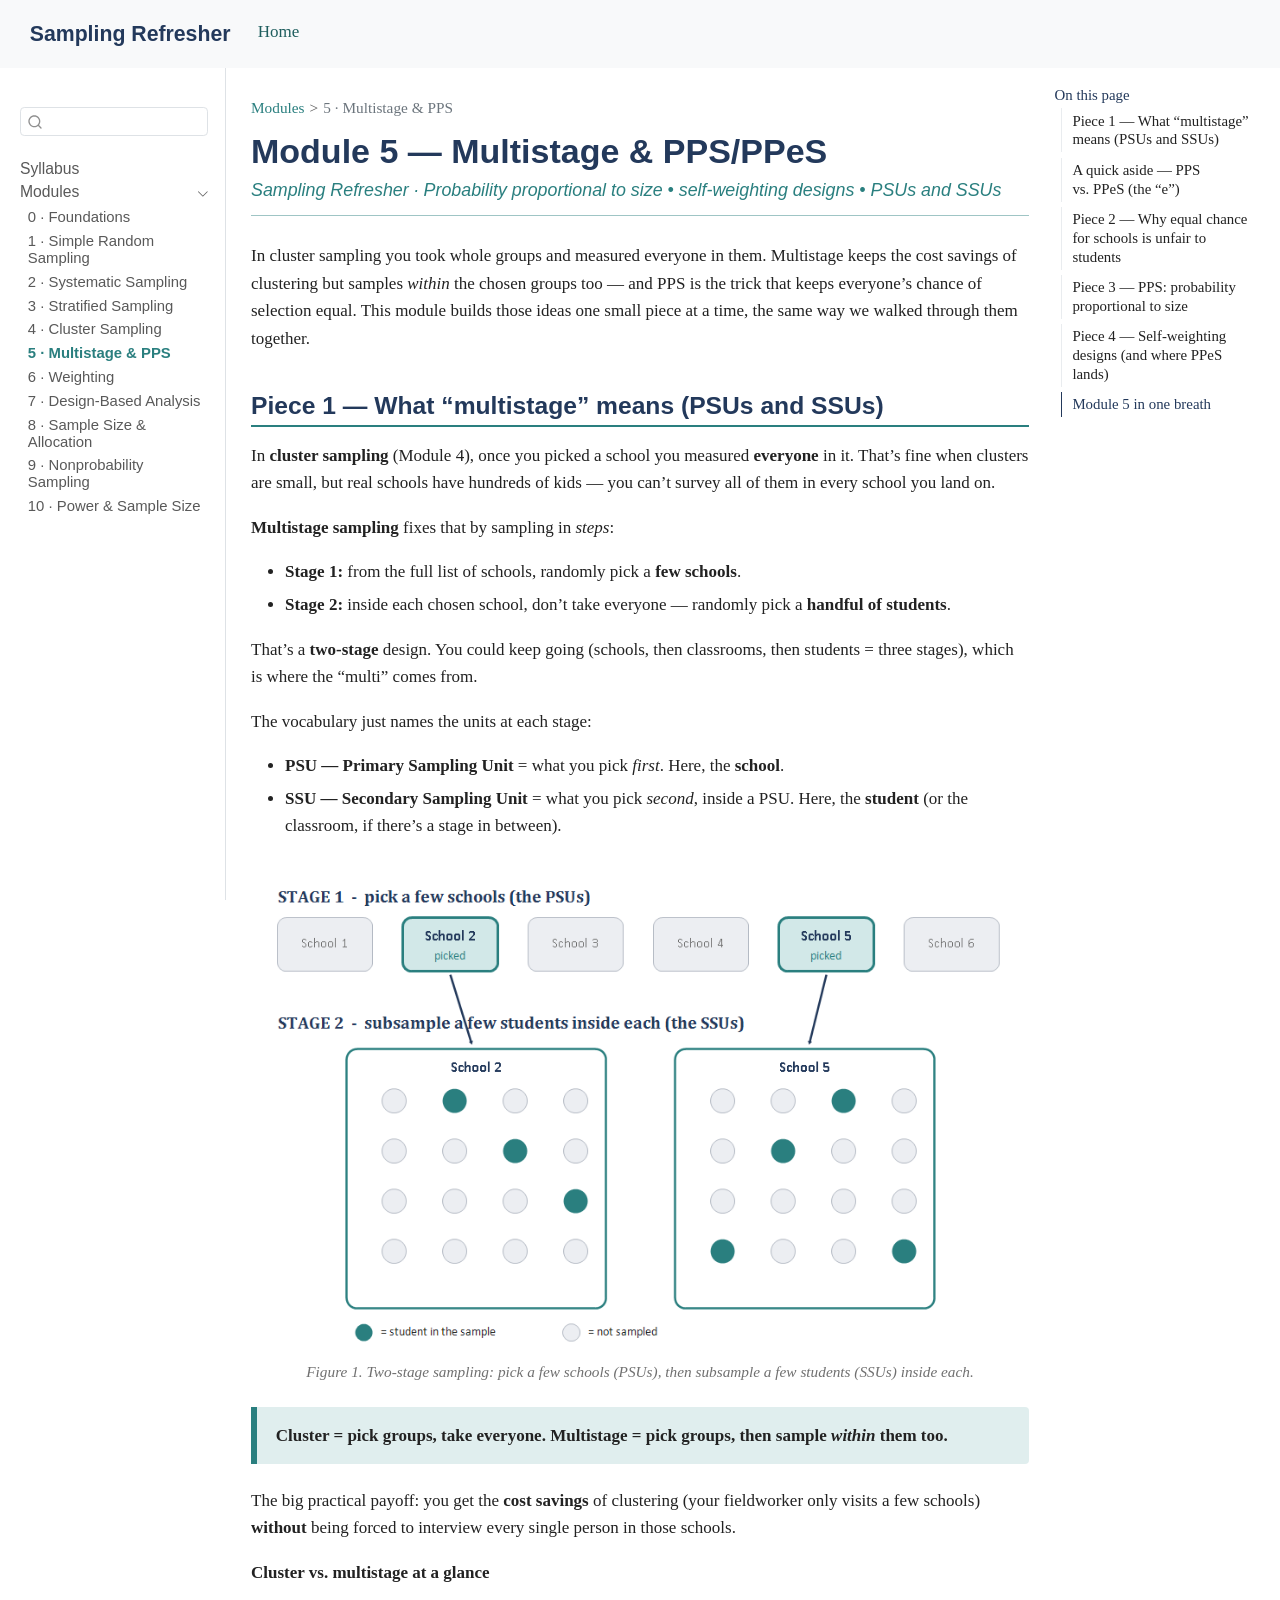
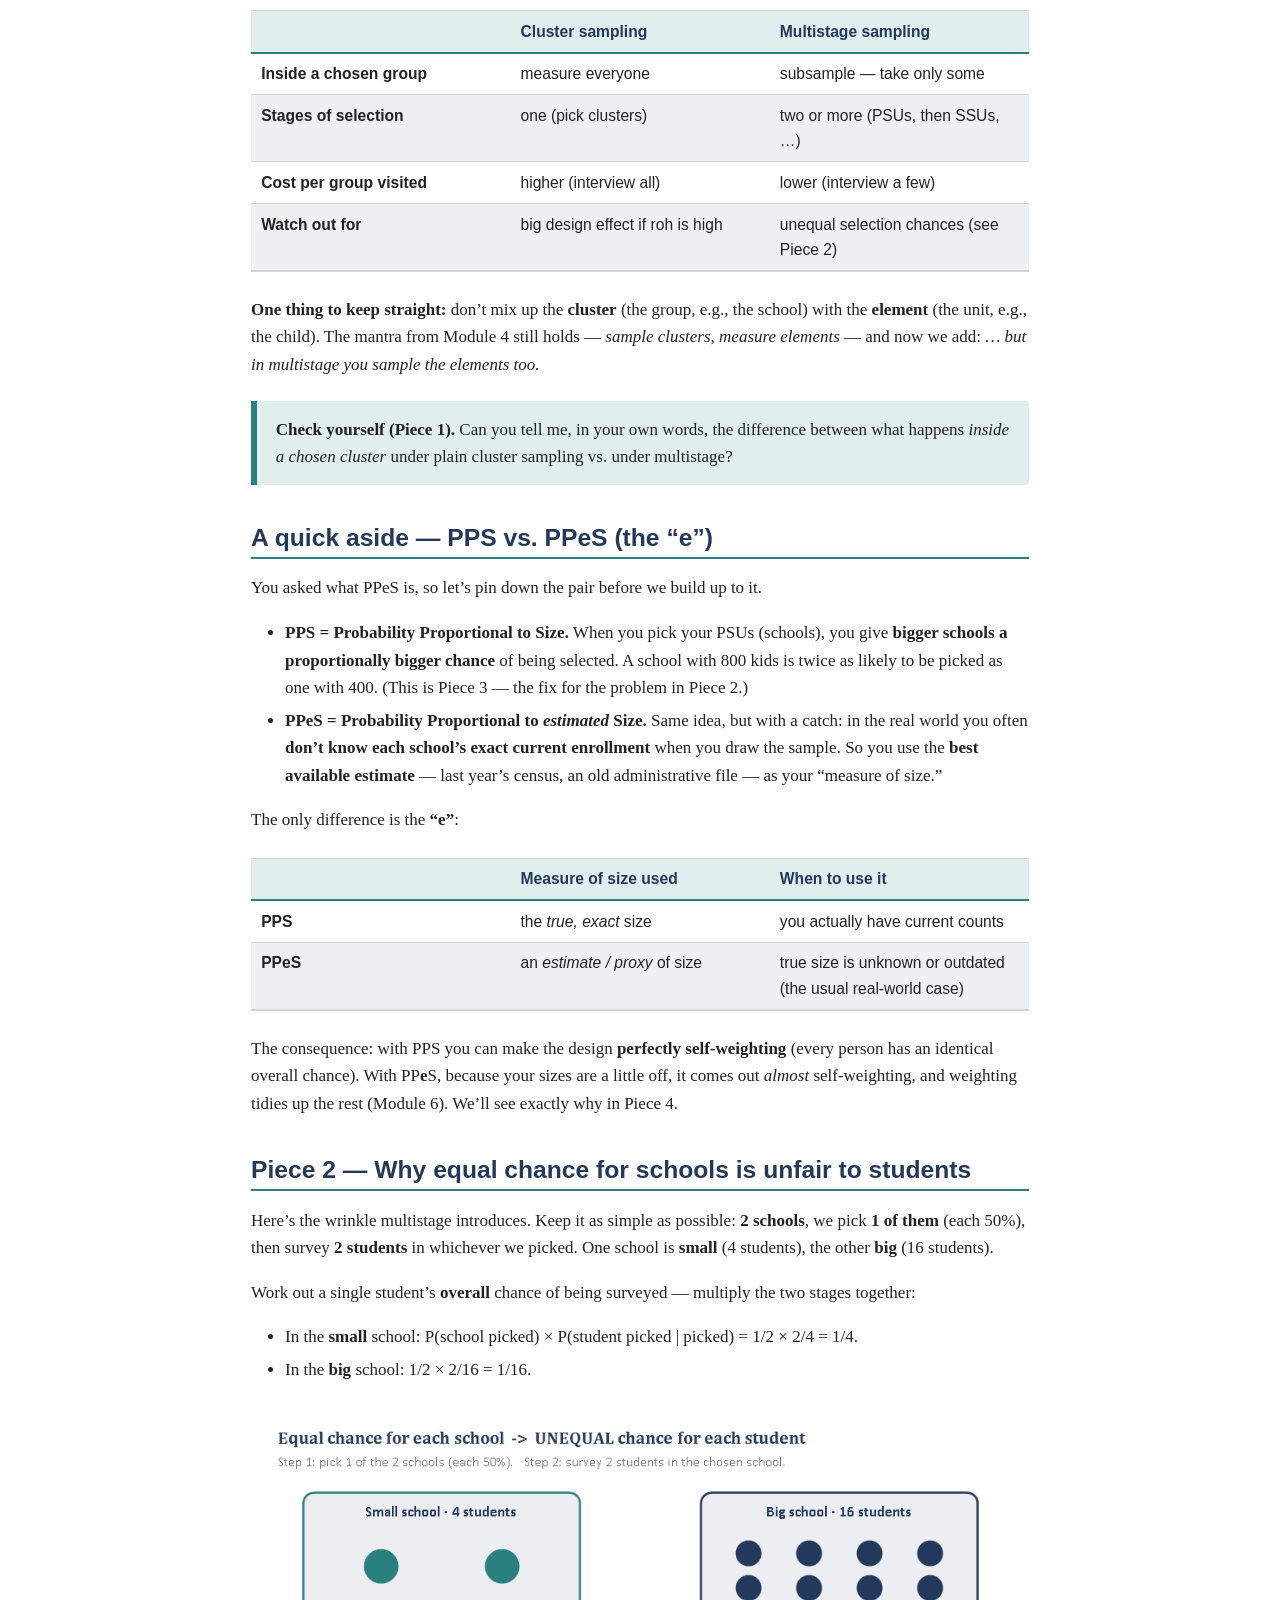
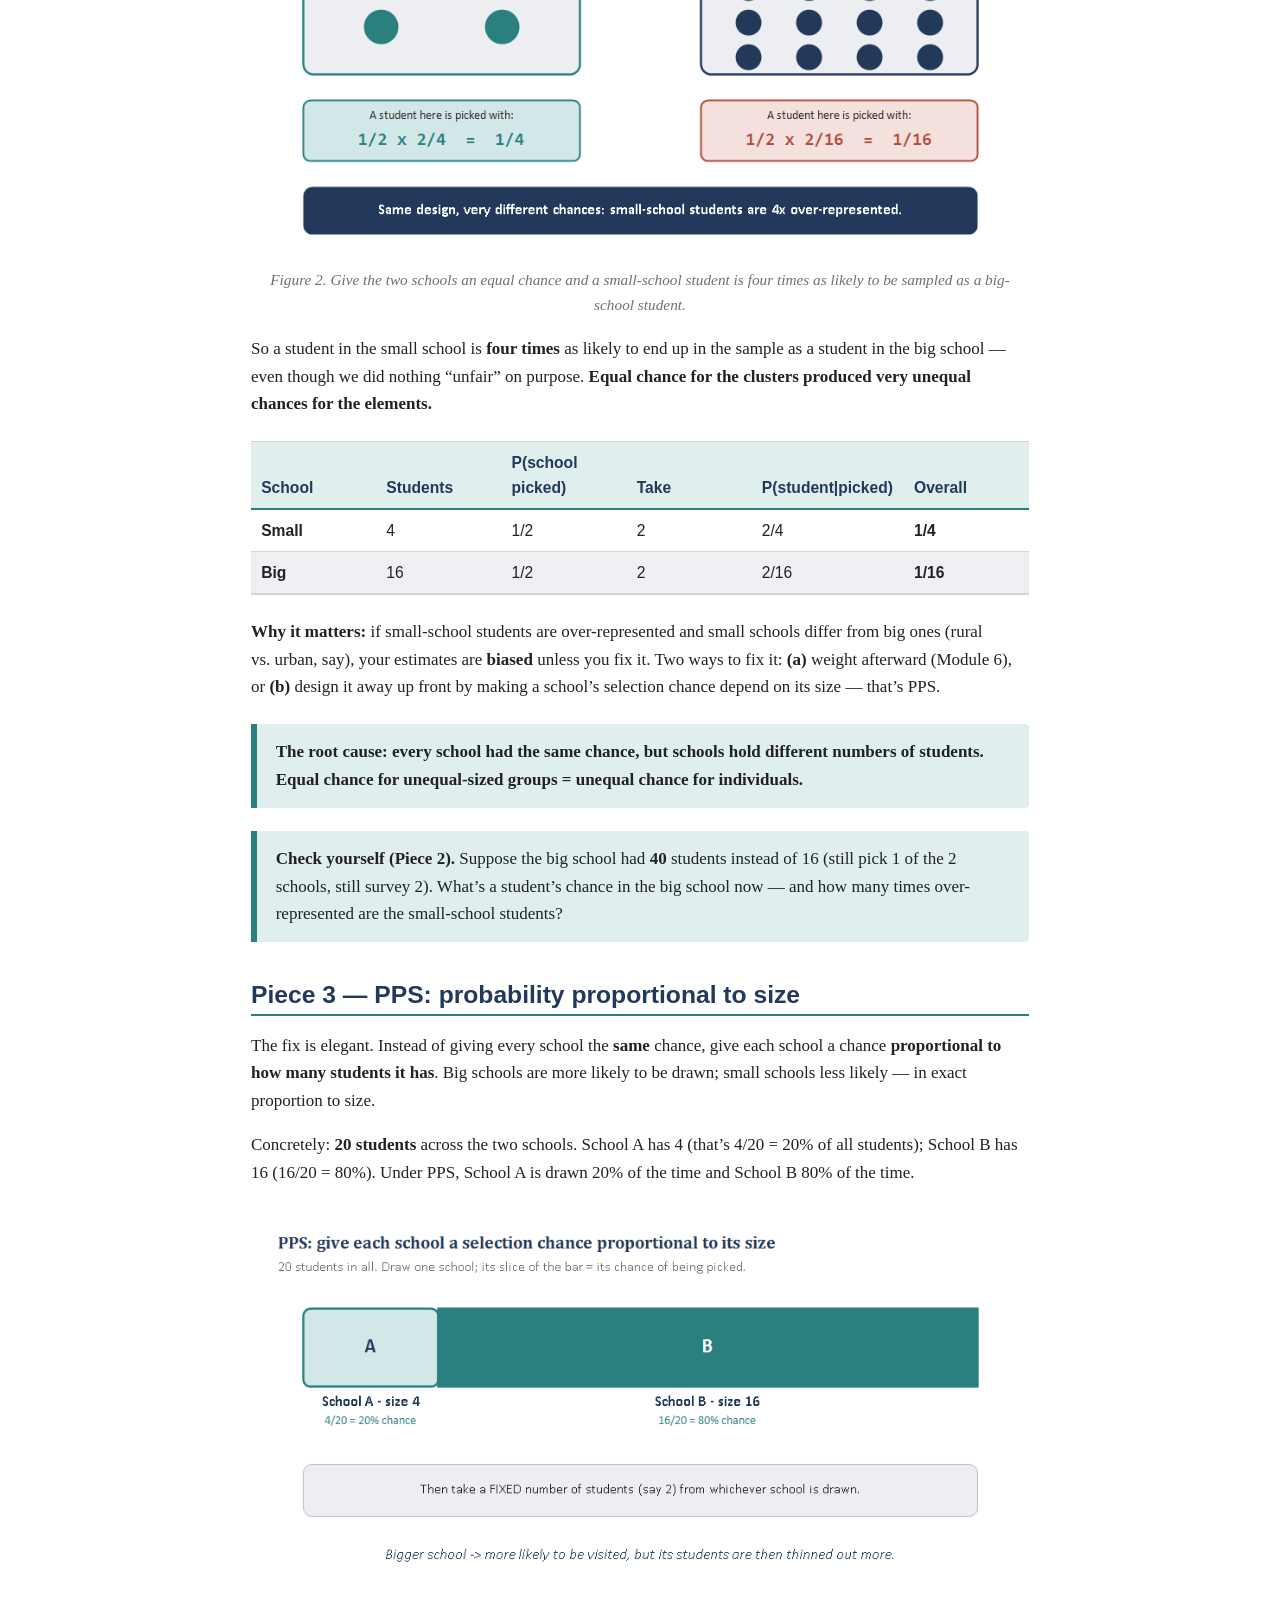
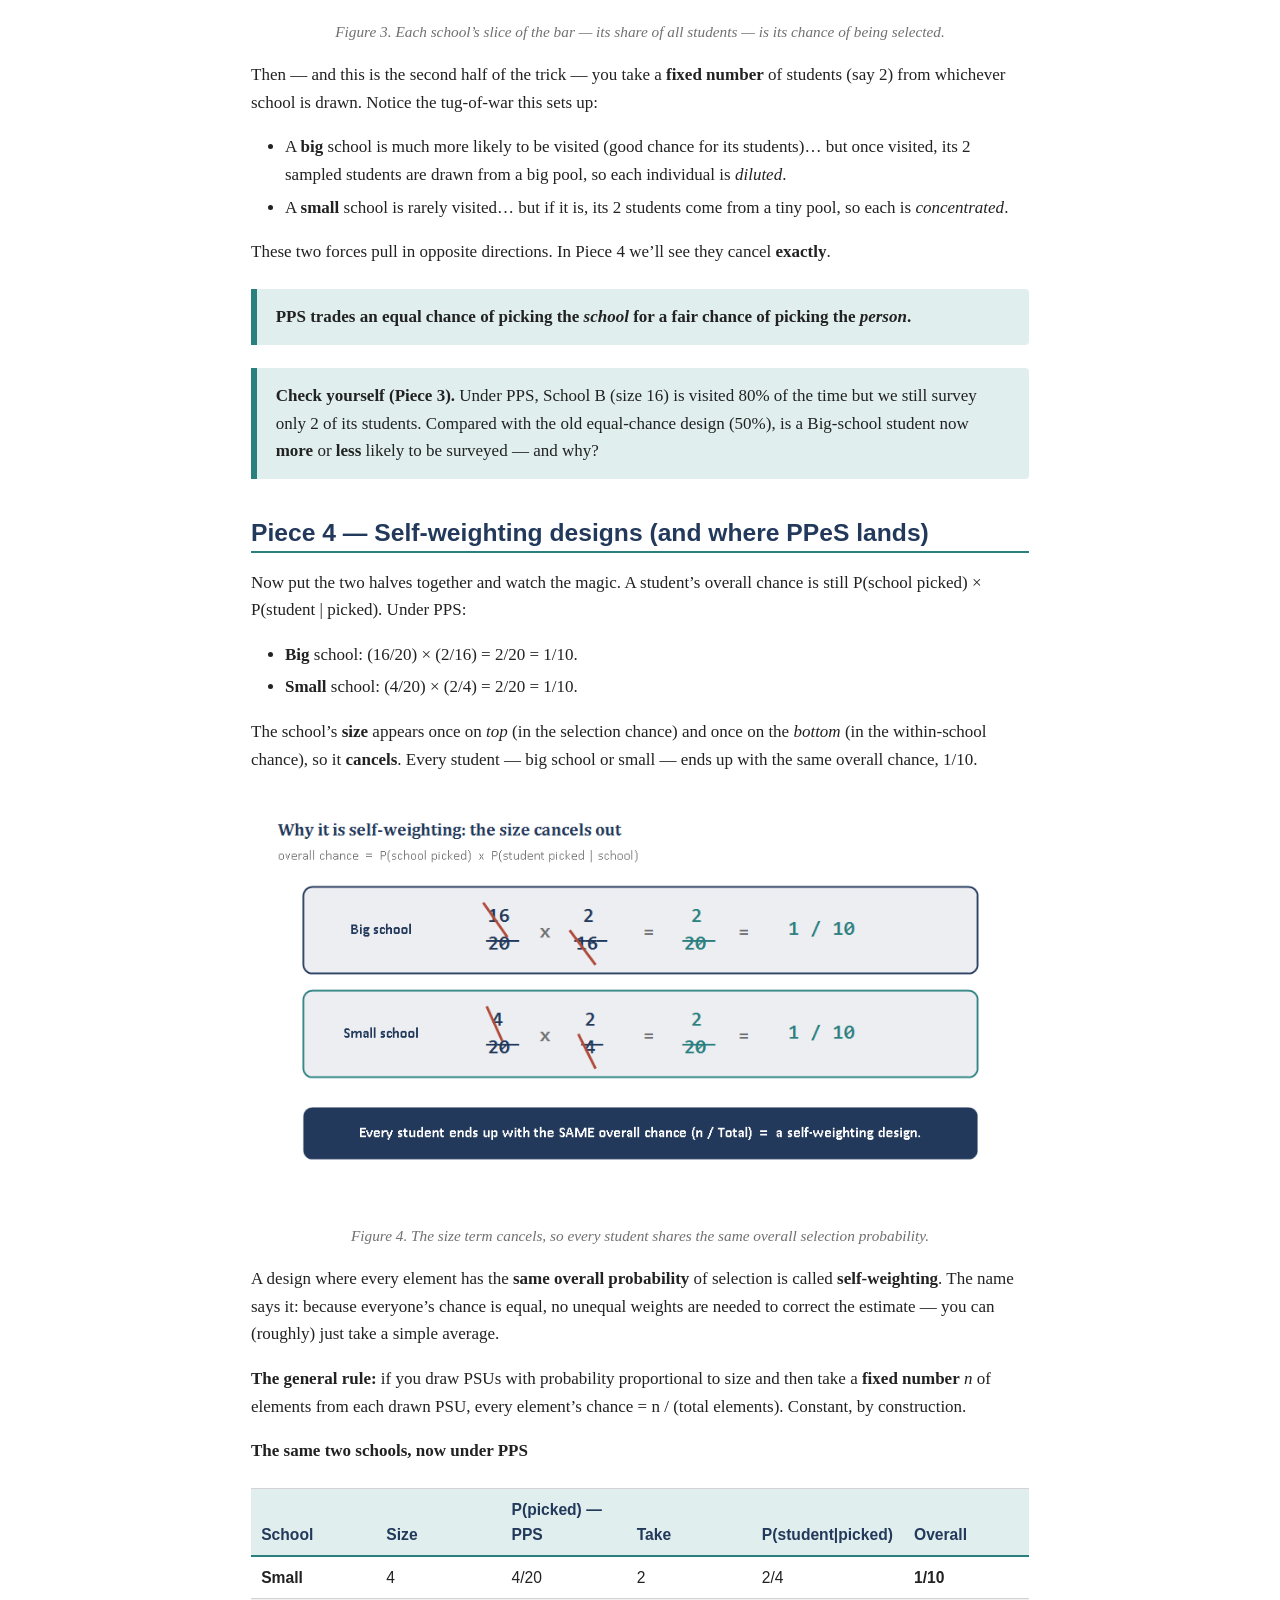
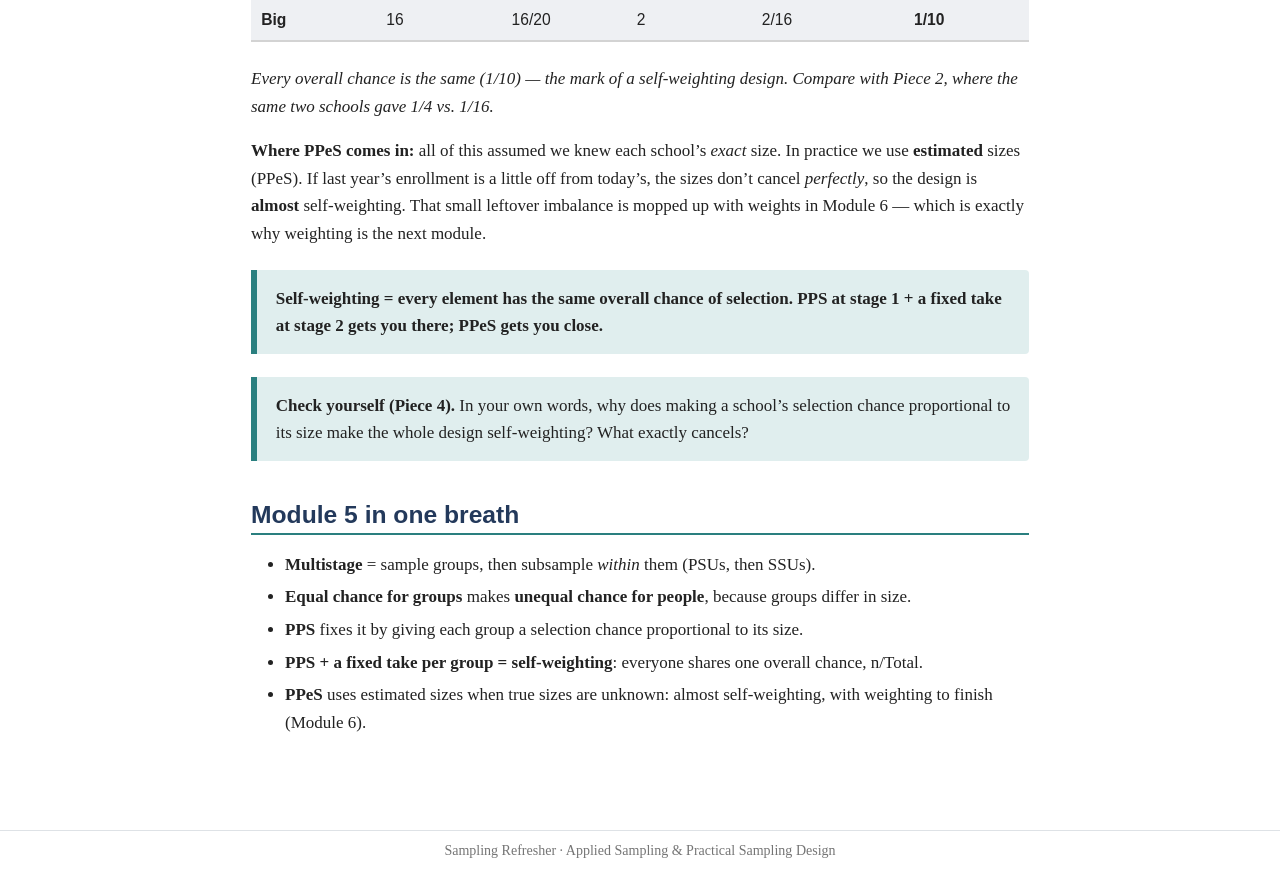
<file: 05-multistage-pps.html>
<!DOCTYPE html>
<html xmlns="http://www.w3.org/1999/xhtml" lang="en" xml:lang="en"><head>

<meta charset="utf-8">
<meta name="generator" content="quarto-1.9.38">

<meta name="viewport" content="width=device-width, initial-scale=1.0, user-scalable=yes">


<title>Module 5 — Multistage &amp; PPS/PPeS – Sampling Refresher</title>
<style>
/* Default styles provided by pandoc.
** See https://pandoc.org/MANUAL.html#variables-for-html for config info.
*/
code{white-space: pre-wrap;}
span.smallcaps{font-variant: small-caps;}
div.columns{display: flex; gap: min(4vw, 1.5em);}
div.column{flex: auto; overflow-x: auto;}
div.hanging-indent{margin-left: 1.5em; text-indent: -1.5em;}
ul.task-list{list-style: none;}
ul.task-list li input[type="checkbox"] {
  width: 0.8em;
  margin: 0 0.8em 0.2em -1em; /* quarto-specific, see https://github.com/quarto-dev/quarto-cli/issues/4556 */ 
  vertical-align: middle;
}
</style>


<script src="site_libs/quarto-nav/quarto-nav.js"></script>
<script src="site_libs/quarto-nav/headroom.min.js"></script>
<script src="site_libs/clipboard/clipboard.min.js"></script>
<script src="site_libs/quarto-search/autocomplete.umd.js"></script>
<script src="site_libs/quarto-search/fuse.min.js"></script>
<script src="site_libs/quarto-search/quarto-search.js"></script>
<meta name="quarto:offset" content="./">
<script src="site_libs/quarto-html/quarto.js" type="module"></script>
<script src="site_libs/quarto-html/tabsets/tabsets.js" type="module"></script>
<script src="site_libs/quarto-html/popper.min.js"></script>
<script src="site_libs/quarto-html/tippy.umd.min.js"></script>
<script src="site_libs/quarto-html/anchor.min.js"></script>
<link href="site_libs/quarto-html/tippy.css" rel="stylesheet">
<link href="site_libs/quarto-html/quarto-syntax-highlighting-15634bcf2e68342d4ad2dfa704d543f6.css" rel="stylesheet" id="quarto-text-highlighting-styles">
<script src="site_libs/bootstrap/bootstrap.min.js"></script>
<link href="site_libs/bootstrap/bootstrap-icons.css" rel="stylesheet">
<link href="site_libs/bootstrap/bootstrap-e8d91532b558204ec916bde7de9fbf8c.min.css" rel="stylesheet" append-hash="true" id="quarto-bootstrap" data-mode="light">
<script id="quarto-search-options" type="application/json">{
  "location": "sidebar",
  "copy-button": false,
  "collapse-after": 3,
  "panel-placement": "start",
  "type": "textbox",
  "limit": 50,
  "keyboard-shortcut": [
    "f",
    "/",
    "s"
  ],
  "language": {
    "search-no-results-text": "No results",
    "search-matching-documents-text": "matching documents",
    "search-copy-link-title": "Copy link to search",
    "search-hide-matches-text": "Hide additional matches",
    "search-more-match-text": "more match in this document",
    "search-more-matches-text": "more matches in this document",
    "search-clear-button-title": "Clear",
    "search-text-placeholder": "",
    "search-detached-cancel-button-title": "Cancel",
    "search-submit-button-title": "Submit",
    "search-label": "Search"
  }
}</script>


</head>

<body class="nav-sidebar docked nav-fixed quarto-light">

<div id="quarto-search-results"></div>
  <header id="quarto-header" class="headroom fixed-top">
    <nav class="navbar navbar-expand-lg " data-bs-theme="dark">
      <div class="navbar-container container-fluid">
      <div class="navbar-brand-container mx-auto">
    <a class="navbar-brand" href="./index.html">
    <span class="navbar-title">Sampling Refresher</span>
    </a>
  </div>
          <button class="navbar-toggler" type="button" data-bs-toggle="collapse" data-bs-target="#navbarCollapse" aria-controls="navbarCollapse" role="menu" aria-expanded="false" aria-label="Toggle navigation" onclick="if (window.quartoToggleHeadroom) { window.quartoToggleHeadroom(); }">
  <span class="navbar-toggler-icon"></span>
</button>
          <div class="collapse navbar-collapse" id="navbarCollapse">
            <ul class="navbar-nav navbar-nav-scroll me-auto">
  <li class="nav-item">
    <a class="nav-link active" href="./index.html" aria-current="page"> 
<span class="menu-text">Home</span></a>
  </li>  
</ul>
          </div> <!-- /navcollapse -->
            <div class="quarto-navbar-tools">
</div>
      </div> <!-- /container-fluid -->
    </nav>
  <nav class="quarto-secondary-nav">
    <div class="container-fluid d-flex">
      <button type="button" class="quarto-btn-toggle btn" data-bs-toggle="collapse" role="button" data-bs-target=".quarto-sidebar-collapse-item" aria-controls="quarto-sidebar" aria-expanded="false" aria-label="Toggle sidebar navigation" onclick="if (window.quartoToggleHeadroom) { window.quartoToggleHeadroom(); }">
        <i class="bi bi-layout-text-sidebar-reverse"></i>
      </button>
        <nav class="quarto-page-breadcrumbs" aria-label="breadcrumb"><ol class="breadcrumb"><li class="breadcrumb-item"><a href="./00-foundations.html">Modules</a></li><li class="breadcrumb-item"><a href="./05-multistage-pps.html">5 · Multistage &amp; PPS</a></li></ol></nav>
        <a class="flex-grow-1" role="navigation" data-bs-toggle="collapse" data-bs-target=".quarto-sidebar-collapse-item" aria-controls="quarto-sidebar" aria-expanded="false" aria-label="Toggle sidebar navigation" onclick="if (window.quartoToggleHeadroom) { window.quartoToggleHeadroom(); }">      
        </a>
      <button type="button" class="btn quarto-search-button" aria-label="Search" onclick="window.quartoOpenSearch();">
        <i class="bi bi-search"></i>
      </button>
    </div>
  </nav>
</header>
<!-- content -->
<div id="quarto-content" class="quarto-container page-columns page-rows-contents page-layout-article page-navbar">
<!-- sidebar -->
  <nav id="quarto-sidebar" class="sidebar collapse collapse-horizontal quarto-sidebar-collapse-item sidebar-navigation docked overflow-auto">
        <div class="mt-2 flex-shrink-0 align-items-center">
        <div class="sidebar-search">
        <div id="quarto-search" class="" title="Search"></div>
        </div>
        </div>
    <div class="sidebar-menu-container"> 
    <ul class="list-unstyled mt-1">
        <li class="sidebar-item">
  <div class="sidebar-item-container"> 
  <a href="./index.html" class="sidebar-item-text sidebar-link">
 <span class="menu-text">Syllabus</span></a>
  </div>
</li>
        <li class="sidebar-item sidebar-item-section">
      <div class="sidebar-item-container"> 
            <a class="sidebar-item-text sidebar-link text-start" data-bs-toggle="collapse" data-bs-target="#quarto-sidebar-section-1" role="navigation" aria-expanded="true">
 <span class="menu-text">Modules</span></a>
          <a class="sidebar-item-toggle text-start" data-bs-toggle="collapse" data-bs-target="#quarto-sidebar-section-1" role="navigation" aria-expanded="true" aria-label="Toggle section">
            <i class="bi bi-chevron-right ms-2"></i>
          </a> 
      </div>
      <ul id="quarto-sidebar-section-1" class="collapse list-unstyled sidebar-section depth1 show">  
          <li class="sidebar-item">
  <div class="sidebar-item-container"> 
  <a href="./00-foundations.html" class="sidebar-item-text sidebar-link">
 <span class="menu-text">0 · Foundations</span></a>
  </div>
</li>
          <li class="sidebar-item">
  <div class="sidebar-item-container"> 
  <a href="./01-simple-random-sampling.html" class="sidebar-item-text sidebar-link">
 <span class="menu-text">1 · Simple Random Sampling</span></a>
  </div>
</li>
          <li class="sidebar-item">
  <div class="sidebar-item-container"> 
  <a href="./02-systematic-sampling.html" class="sidebar-item-text sidebar-link">
 <span class="menu-text">2 · Systematic Sampling</span></a>
  </div>
</li>
          <li class="sidebar-item">
  <div class="sidebar-item-container"> 
  <a href="./03-stratified-sampling.html" class="sidebar-item-text sidebar-link">
 <span class="menu-text">3 · Stratified Sampling</span></a>
  </div>
</li>
          <li class="sidebar-item">
  <div class="sidebar-item-container"> 
  <a href="./04-cluster-sampling.html" class="sidebar-item-text sidebar-link">
 <span class="menu-text">4 · Cluster Sampling</span></a>
  </div>
</li>
          <li class="sidebar-item">
  <div class="sidebar-item-container"> 
  <a href="./05-multistage-pps.html" class="sidebar-item-text sidebar-link active">
 <span class="menu-text">5 · Multistage &amp; PPS</span></a>
  </div>
</li>
          <li class="sidebar-item">
  <div class="sidebar-item-container"> 
  <a href="./06-weighting.html" class="sidebar-item-text sidebar-link">
 <span class="menu-text">6 · Weighting</span></a>
  </div>
</li>
          <li class="sidebar-item">
  <div class="sidebar-item-container"> 
  <a href="./07-design-based-analysis.html" class="sidebar-item-text sidebar-link">
 <span class="menu-text">7 · Design-Based Analysis</span></a>
  </div>
</li>
          <li class="sidebar-item">
  <div class="sidebar-item-container"> 
  <a href="./08-sample-size-allocation.html" class="sidebar-item-text sidebar-link">
 <span class="menu-text">8 · Sample Size &amp; Allocation</span></a>
  </div>
</li>
          <li class="sidebar-item">
  <div class="sidebar-item-container"> 
  <a href="./09-nonprobability-sampling.html" class="sidebar-item-text sidebar-link">
 <span class="menu-text">9 · Nonprobability Sampling</span></a>
  </div>
</li>
          <li class="sidebar-item">
  <div class="sidebar-item-container"> 
  <a href="./10-power-sample-size.html" class="sidebar-item-text sidebar-link">
 <span class="menu-text">10 · Power &amp; Sample Size</span></a>
  </div>
</li>
      </ul>
  </li>
    </ul>
    </div>
</nav>
<div id="quarto-sidebar-glass" class="quarto-sidebar-collapse-item" data-bs-toggle="collapse" data-bs-target=".quarto-sidebar-collapse-item"></div>
<!-- margin-sidebar -->
    <div id="quarto-margin-sidebar" class="sidebar margin-sidebar">
        <nav id="TOC" role="doc-toc" class="toc-active">
    <h2 id="toc-title">On this page</h2>
   
  <ul class="collapse">
  <li><a href="#piece-1-what-multistage-means-psus-and-ssus" id="toc-piece-1-what-multistage-means-psus-and-ssus" class="nav-link active" data-scroll-target="#piece-1-what-multistage-means-psus-and-ssus">Piece 1 — What “multistage” means (PSUs and SSUs)</a></li>
  <li><a href="#a-quick-aside-pps-vs.-ppes-the-e" id="toc-a-quick-aside-pps-vs.-ppes-the-e" class="nav-link" data-scroll-target="#a-quick-aside-pps-vs.-ppes-the-e">A quick aside — PPS vs.&nbsp;PPeS (the “e”)</a></li>
  <li><a href="#piece-2-why-equal-chance-for-schools-is-unfair-to-students" id="toc-piece-2-why-equal-chance-for-schools-is-unfair-to-students" class="nav-link" data-scroll-target="#piece-2-why-equal-chance-for-schools-is-unfair-to-students">Piece 2 — Why equal chance for schools is unfair to students</a></li>
  <li><a href="#piece-3-pps-probability-proportional-to-size" id="toc-piece-3-pps-probability-proportional-to-size" class="nav-link" data-scroll-target="#piece-3-pps-probability-proportional-to-size">Piece 3 — PPS: probability proportional to size</a></li>
  <li><a href="#piece-4-self-weighting-designs-and-where-ppes-lands" id="toc-piece-4-self-weighting-designs-and-where-ppes-lands" class="nav-link" data-scroll-target="#piece-4-self-weighting-designs-and-where-ppes-lands">Piece 4 — Self-weighting designs (and where PPeS lands)</a></li>
  <li><a href="#module-5-in-one-breath" id="toc-module-5-in-one-breath" class="nav-link" data-scroll-target="#module-5-in-one-breath">Module 5 in one breath</a></li>
  </ul>
</nav>
    </div>
<!-- main -->
<main class="content" id="quarto-document-content">

<header id="title-block-header" class="quarto-title-block default"><nav class="quarto-page-breadcrumbs quarto-title-breadcrumbs d-none d-lg-block" aria-label="breadcrumb"><ol class="breadcrumb"><li class="breadcrumb-item"><a href="./00-foundations.html">Modules</a></li><li class="breadcrumb-item"><a href="./05-multistage-pps.html">5 · Multistage &amp; PPS</a></li></ol></nav>
<div class="quarto-title">
<h1 class="title">Module 5 — Multistage &amp; PPS/PPeS</h1>
<p class="subtitle lead">Sampling Refresher · Probability proportional to size • self-weighting designs • PSUs and SSUs</p>
</div>



<div class="quarto-title-meta">

    
  
    
  </div>
  


</header>


<p>In cluster sampling you took whole groups and measured everyone in them. Multistage keeps the cost savings of clustering but samples <em>within</em> the chosen groups too — and PPS is the trick that keeps everyone’s chance of selection equal. This module builds those ideas one small piece at a time, the same way we walked through them together.</p>
<section id="piece-1-what-multistage-means-psus-and-ssus" class="level2">
<h2 class="anchored" data-anchor-id="piece-1-what-multistage-means-psus-and-ssus">Piece 1 — What “multistage” means (PSUs and SSUs)</h2>
<p>In <strong>cluster sampling</strong> (Module 4), once you picked a school you measured <strong>everyone</strong> in it. That’s fine when clusters are small, but real schools have hundreds of kids — you can’t survey all of them in every school you land on.</p>
<p><strong>Multistage sampling</strong> fixes that by sampling in <em>steps</em>:</p>
<ul>
<li><strong>Stage 1:</strong> from the full list of schools, randomly pick a <strong>few schools</strong>.</li>
<li><strong>Stage 2:</strong> inside each chosen school, don’t take everyone — randomly pick a <strong>handful of students</strong>.</li>
</ul>
<p>That’s a <strong>two-stage</strong> design. You could keep going (schools, then classrooms, then students = three stages), which is where the “multi” comes from.</p>
<p>The vocabulary just names the units at each stage:</p>
<ul>
<li><strong>PSU — Primary Sampling Unit</strong> = what you pick <em>first</em>. Here, the <strong>school</strong>.</li>
<li><strong>SSU — Secondary Sampling Unit</strong> = what you pick <em>second</em>, inside a PSU. Here, the <strong>student</strong> (or the classroom, if there’s a stage in between).</li>
</ul>
<div class="quarto-figure quarto-figure-center">
<figure class="figure">
<p><img src="figures/05-multistage-pps-fig1.png" class="img-fluid figure-img"></p>
<figcaption><em>Figure 1. Two-stage sampling: pick a few schools (PSUs), then subsample a few students (SSUs) inside each.</em></figcaption>
</figure>
</div>
<div class="fieldnote">
<p><strong>Cluster = pick groups, take everyone. Multistage = pick groups, then sample</strong> <strong><em>within</em></strong> <strong>them too.</strong></p>
</div>
<p>The big practical payoff: you get the <strong>cost savings</strong> of clustering (your fieldworker only visits a few schools) <strong>without</strong> being forced to interview every single person in those schools.</p>
<p><strong>Cluster vs.&nbsp;multistage at a glance</strong></p>
<table class="caption-top table">
<colgroup>
<col style="width: 33%">
<col style="width: 33%">
<col style="width: 33%">
</colgroup>
<thead>
<tr class="header">
<th></th>
<th><strong>Cluster sampling</strong></th>
<th><strong>Multistage sampling</strong></th>
</tr>
</thead>
<tbody>
<tr class="odd">
<td><strong>Inside a chosen group</strong></td>
<td>measure everyone</td>
<td>subsample — take only some</td>
</tr>
<tr class="even">
<td><strong>Stages of selection</strong></td>
<td>one (pick clusters)</td>
<td>two or more (PSUs, then SSUs, …)</td>
</tr>
<tr class="odd">
<td><strong>Cost per group visited</strong></td>
<td>higher (interview all)</td>
<td>lower (interview a few)</td>
</tr>
<tr class="even">
<td><strong>Watch out for</strong></td>
<td>big design effect if roh is high</td>
<td>unequal selection chances (see Piece 2)</td>
</tr>
</tbody>
</table>
<p><strong>One thing to keep straight:</strong> don’t mix up the <strong>cluster</strong> (the group, e.g., the school) with the <strong>element</strong> (the unit, e.g., the child). The mantra from Module 4 still holds — <em>sample clusters, measure elements</em> — and now we add: <em>… but in multistage you sample the elements too.</em></p>
<div class="fieldnote">
<p><strong>Check yourself (Piece 1).</strong> Can you tell me, in your own words, the difference between what happens <em>inside a chosen cluster</em> under plain cluster sampling vs.&nbsp;under multistage?</p>
</div>
</section>
<section id="a-quick-aside-pps-vs.-ppes-the-e" class="level2">
<h2 class="anchored" data-anchor-id="a-quick-aside-pps-vs.-ppes-the-e">A quick aside — PPS vs.&nbsp;PPeS (the “e”)</h2>
<p>You asked what PPeS is, so let’s pin down the pair before we build up to it.</p>
<ul>
<li><strong>PPS = Probability Proportional to Size.</strong> When you pick your PSUs (schools), you give <strong>bigger schools a proportionally bigger chance</strong> of being selected. A school with 800 kids is twice as likely to be picked as one with 400. (This is Piece 3 — the fix for the problem in Piece 2.)</li>
<li><strong>PPeS = Probability Proportional to</strong> <strong><em>estimated</em></strong> <strong>Size.</strong> Same idea, but with a catch: in the real world you often <strong>don’t know each school’s exact current enrollment</strong> when you draw the sample. So you use the <strong>best available estimate</strong> — last year’s census, an old administrative file — as your “measure of size.”</li>
</ul>
<p>The only difference is the <strong>“e”</strong>:</p>
<table class="caption-top table">
<colgroup>
<col style="width: 33%">
<col style="width: 33%">
<col style="width: 33%">
</colgroup>
<thead>
<tr class="header">
<th></th>
<th><strong>Measure of size used</strong></th>
<th><strong>When to use it</strong></th>
</tr>
</thead>
<tbody>
<tr class="odd">
<td><strong>PPS</strong></td>
<td>the <em>true, exact</em> size</td>
<td>you actually have current counts</td>
</tr>
<tr class="even">
<td><strong>PPeS</strong></td>
<td>an <em>estimate / proxy</em> of size</td>
<td>true size is unknown or outdated (the usual real-world case)</td>
</tr>
</tbody>
</table>
<p>The consequence: with PPS you can make the design <strong>perfectly self-weighting</strong> (every person has an identical overall chance). With PP<strong>e</strong>S, because your sizes are a little off, it comes out <em>almost</em> self-weighting, and weighting tidies up the rest (Module 6). We’ll see exactly why in Piece 4.</p>
</section>
<section id="piece-2-why-equal-chance-for-schools-is-unfair-to-students" class="level2">
<h2 class="anchored" data-anchor-id="piece-2-why-equal-chance-for-schools-is-unfair-to-students">Piece 2 — Why equal chance for schools is unfair to students</h2>
<p>Here’s the wrinkle multistage introduces. Keep it as simple as possible: <strong>2 schools</strong>, we pick <strong>1 of them</strong> (each 50%), then survey <strong>2 students</strong> in whichever we picked. One school is <strong>small</strong> (4 students), the other <strong>big</strong> (16 students).</p>
<p>Work out a single student’s <strong>overall</strong> chance of being surveyed — multiply the two stages together:</p>
<ul>
<li>In the <strong>small</strong> school: P(school picked) × P(student picked | picked) = 1/2 × 2/4 = 1/4.</li>
<li>In the <strong>big</strong> school: 1/2 × 2/16 = 1/16.</li>
</ul>
<div class="quarto-figure quarto-figure-center">
<figure class="figure">
<p><img src="figures/05-multistage-pps-fig2.png" class="img-fluid figure-img"></p>
<figcaption><em>Figure 2. Give the two schools an equal chance and a small-school student is four times as likely to be sampled as a big-school student.</em></figcaption>
</figure>
</div>
<p>So a student in the small school is <strong>four times</strong> as likely to end up in the sample as a student in the big school — even though we did nothing “unfair” on purpose. <strong>Equal chance for the clusters produced very unequal chances for the elements.</strong></p>
<table class="caption-top table">
<colgroup>
<col style="width: 16%">
<col style="width: 16%">
<col style="width: 16%">
<col style="width: 16%">
<col style="width: 16%">
<col style="width: 16%">
</colgroup>
<thead>
<tr class="header">
<th><strong>School</strong></th>
<th><strong>Students</strong></th>
<th><strong>P(school picked)</strong></th>
<th><strong>Take</strong></th>
<th><strong>P(student|picked)</strong></th>
<th><strong>Overall</strong></th>
</tr>
</thead>
<tbody>
<tr class="odd">
<td><strong>Small</strong></td>
<td>4</td>
<td>1/2</td>
<td>2</td>
<td>2/4</td>
<td><strong>1/4</strong></td>
</tr>
<tr class="even">
<td><strong>Big</strong></td>
<td>16</td>
<td>1/2</td>
<td>2</td>
<td>2/16</td>
<td><strong>1/16</strong></td>
</tr>
</tbody>
</table>
<p><strong>Why it matters:</strong> if small-school students are over-represented and small schools differ from big ones (rural vs.&nbsp;urban, say), your estimates are <strong>biased</strong> unless you fix it. Two ways to fix it: <strong>(a)</strong> weight afterward (Module 6), or <strong>(b)</strong> design it away up front by making a school’s selection chance depend on its size — that’s PPS.</p>
<div class="fieldnote">
<p><strong>The root cause: every school had the same chance, but schools hold different numbers of students. Equal chance for unequal-sized groups = unequal chance for individuals.</strong></p>
</div>
<div class="fieldnote">
<p><strong>Check yourself (Piece 2).</strong> Suppose the big school had <strong>40</strong> students instead of 16 (still pick 1 of the 2 schools, still survey 2). What’s a student’s chance in the big school now — and how many times over-represented are the small-school students?</p>
</div>
</section>
<section id="piece-3-pps-probability-proportional-to-size" class="level2">
<h2 class="anchored" data-anchor-id="piece-3-pps-probability-proportional-to-size">Piece 3 — PPS: probability proportional to size</h2>
<p>The fix is elegant. Instead of giving every school the <strong>same</strong> chance, give each school a chance <strong>proportional to how many students it has</strong>. Big schools are more likely to be drawn; small schools less likely — in exact proportion to size.</p>
<p>Concretely: <strong>20 students</strong> across the two schools. School A has 4 (that’s 4/20 = 20% of all students); School B has 16 (16/20 = 80%). Under PPS, School A is drawn 20% of the time and School B 80% of the time.</p>
<div class="quarto-figure quarto-figure-center">
<figure class="figure">
<p><img src="figures/05-multistage-pps-fig3.png" class="img-fluid figure-img"></p>
<figcaption><em>Figure 3. Each school’s slice of the bar — its share of all students — is its chance of being selected.</em></figcaption>
</figure>
</div>
<p>Then — and this is the second half of the trick — you take a <strong>fixed number</strong> of students (say 2) from whichever school is drawn. Notice the tug-of-war this sets up:</p>
<ul>
<li>A <strong>big</strong> school is much more likely to be visited (good chance for its students)… but once visited, its 2 sampled students are drawn from a big pool, so each individual is <em>diluted</em>.</li>
<li>A <strong>small</strong> school is rarely visited… but if it is, its 2 students come from a tiny pool, so each is <em>concentrated</em>.</li>
</ul>
<p>These two forces pull in opposite directions. In Piece 4 we’ll see they cancel <strong>exactly</strong>.</p>
<div class="fieldnote">
<p><strong>PPS trades an equal chance of picking the</strong> <strong><em>school</em></strong> <strong>for a fair chance of picking the</strong> <strong><em>person</em>.</strong></p>
</div>
<div class="fieldnote">
<p><strong>Check yourself (Piece 3).</strong> Under PPS, School B (size 16) is visited 80% of the time but we still survey only 2 of its students. Compared with the old equal-chance design (50%), is a Big-school student now <strong>more</strong> or <strong>less</strong> likely to be surveyed — and why?</p>
</div>
</section>
<section id="piece-4-self-weighting-designs-and-where-ppes-lands" class="level2">
<h2 class="anchored" data-anchor-id="piece-4-self-weighting-designs-and-where-ppes-lands">Piece 4 — Self-weighting designs (and where PPeS lands)</h2>
<p>Now put the two halves together and watch the magic. A student’s overall chance is still P(school picked) × P(student | picked). Under PPS:</p>
<ul>
<li><strong>Big</strong> school: (16/20) × (2/16) = 2/20 = 1/10.</li>
<li><strong>Small</strong> school: (4/20) × (2/4) = 2/20 = 1/10.</li>
</ul>
<p>The school’s <strong>size</strong> appears once on <em>top</em> (in the selection chance) and once on the <em>bottom</em> (in the within-school chance), so it <strong>cancels</strong>. Every student — big school or small — ends up with the same overall chance, 1/10.</p>
<div class="quarto-figure quarto-figure-center">
<figure class="figure">
<p><img src="figures/05-multistage-pps-fig4.png" class="img-fluid figure-img"></p>
<figcaption><em>Figure 4. The size term cancels, so every student shares the same overall selection probability.</em></figcaption>
</figure>
</div>
<p>A design where every element has the <strong>same overall probability</strong> of selection is called <strong>self-weighting</strong>. The name says it: because everyone’s chance is equal, no unequal weights are needed to correct the estimate — you can (roughly) just take a simple average.</p>
<p><strong>The general rule:</strong> if you draw PSUs with probability proportional to size and then take a <strong>fixed number</strong> <em>n</em> of elements from each drawn PSU, every element’s chance = n / (total elements). Constant, by construction.</p>
<p><strong>The same two schools, now under PPS</strong></p>
<table class="caption-top table">
<colgroup>
<col style="width: 16%">
<col style="width: 16%">
<col style="width: 16%">
<col style="width: 16%">
<col style="width: 16%">
<col style="width: 16%">
</colgroup>
<thead>
<tr class="header">
<th><strong>School</strong></th>
<th><strong>Size</strong></th>
<th><strong>P(picked) — PPS</strong></th>
<th><strong>Take</strong></th>
<th><strong>P(student|picked)</strong></th>
<th><strong>Overall</strong></th>
</tr>
</thead>
<tbody>
<tr class="odd">
<td><strong>Small</strong></td>
<td>4</td>
<td>4/20</td>
<td>2</td>
<td>2/4</td>
<td><strong>1/10</strong></td>
</tr>
<tr class="even">
<td><strong>Big</strong></td>
<td>16</td>
<td>16/20</td>
<td>2</td>
<td>2/16</td>
<td><strong>1/10</strong></td>
</tr>
</tbody>
</table>
<p><em>Every overall chance is the same (1/10) — the mark of a self-weighting design. Compare with Piece 2, where the same two schools gave 1/4 vs.&nbsp;1/16.</em></p>
<p><strong>Where PPeS comes in:</strong> all of this assumed we knew each school’s <em>exact</em> size. In practice we use <strong>estimated</strong> sizes (PPeS). If last year’s enrollment is a little off from today’s, the sizes don’t cancel <em>perfectly</em>, so the design is <strong>almost</strong> self-weighting. That small leftover imbalance is mopped up with weights in Module 6 — which is exactly why weighting is the next module.</p>
<div class="fieldnote">
<p><strong>Self-weighting = every element has the same overall chance of selection. PPS at stage 1 + a fixed take at stage 2 gets you there; PPeS gets you close.</strong></p>
</div>
<div class="fieldnote">
<p><strong>Check yourself (Piece 4).</strong> In your own words, why does making a school’s selection chance proportional to its size make the whole design self-weighting? What exactly cancels?</p>
</div>
</section>
<section id="module-5-in-one-breath" class="level2">
<h2 class="anchored" data-anchor-id="module-5-in-one-breath">Module 5 in one breath</h2>
<ul>
<li><strong>Multistage</strong> = sample groups, then subsample <em>within</em> them (PSUs, then SSUs).</li>
<li><strong>Equal chance for groups</strong> makes <strong>unequal chance for people</strong>, because groups differ in size.</li>
<li><strong>PPS</strong> fixes it by giving each group a selection chance proportional to its size.</li>
<li><strong>PPS + a fixed take per group = self-weighting</strong>: everyone shares one overall chance, n/Total.</li>
<li><strong>PPeS</strong> uses estimated sizes when true sizes are unknown: almost self-weighting, with weighting to finish (Module 6).</li>
</ul>


</section>

</main> <!-- /main -->
<script id="quarto-html-after-body" type="application/javascript">
  window.document.addEventListener("DOMContentLoaded", function (event) {
    const icon = "";
    const anchorJS = new window.AnchorJS();
    anchorJS.options = {
      placement: 'right',
      icon: icon
    };
    anchorJS.add('.anchored');
    const isCodeAnnotation = (el) => {
      for (const clz of el.classList) {
        if (clz.startsWith('code-annotation-')) {                     
          return true;
        }
      }
      return false;
    }
    const onCopySuccess = function(e) {
      // button target
      const button = e.trigger;
      // don't keep focus
      button.blur();
      // flash "checked"
      button.classList.add('code-copy-button-checked');
      var currentTitle = button.getAttribute("title");
      button.setAttribute("title", "Copied!");
      let tooltip;
      if (window.bootstrap) {
        button.setAttribute("data-bs-toggle", "tooltip");
        button.setAttribute("data-bs-placement", "left");
        button.setAttribute("data-bs-title", "Copied!");
        tooltip = new bootstrap.Tooltip(button, 
          { trigger: "manual", 
            customClass: "code-copy-button-tooltip",
            offset: [0, -8]});
        tooltip.show();    
      }
      setTimeout(function() {
        if (tooltip) {
          tooltip.hide();
          button.removeAttribute("data-bs-title");
          button.removeAttribute("data-bs-toggle");
          button.removeAttribute("data-bs-placement");
        }
        button.setAttribute("title", currentTitle);
        button.classList.remove('code-copy-button-checked');
      }, 1000);
      // clear code selection
      e.clearSelection();
    }
    const getTextToCopy = function(trigger) {
      const outerScaffold = trigger.parentElement.cloneNode(true);
      const codeEl = outerScaffold.querySelector('code');
      for (const childEl of codeEl.children) {
        if (isCodeAnnotation(childEl)) {
          childEl.remove();
        }
      }
      return codeEl.innerText;
    }
    const clipboard = new window.ClipboardJS('.code-copy-button:not([data-in-quarto-modal])', {
      text: getTextToCopy
    });
    clipboard.on('success', onCopySuccess);
    if (window.document.getElementById('quarto-embedded-source-code-modal')) {
      const clipboardModal = new window.ClipboardJS('.code-copy-button[data-in-quarto-modal]', {
        text: getTextToCopy,
        container: window.document.getElementById('quarto-embedded-source-code-modal')
      });
      clipboardModal.on('success', onCopySuccess);
    }
      var localhostRegex = new RegExp(/^(?:http|https):\/\/localhost\:?[0-9]*\//);
      var mailtoRegex = new RegExp(/^mailto:/);
        var filterRegex = new RegExp("https:\/\/ilmuljahan\.github\.io\/sampling-refresher\/");
      var isInternal = (href) => {
          return filterRegex.test(href) || localhostRegex.test(href) || mailtoRegex.test(href);
      }
      // Inspect non-navigation links and adorn them if external
     var links = window.document.querySelectorAll('a[href]:not(.nav-link):not(.navbar-brand):not(.toc-action):not(.sidebar-link):not(.sidebar-item-toggle):not(.pagination-link):not(.no-external):not([aria-hidden]):not(.dropdown-item):not(.quarto-navigation-tool):not(.about-link)');
      for (var i=0; i<links.length; i++) {
        const link = links[i];
        if (!isInternal(link.href)) {
          // undo the damage that might have been done by quarto-nav.js in the case of
          // links that we want to consider external
          if (link.dataset.originalHref !== undefined) {
            link.href = link.dataset.originalHref;
          }
            // target, if specified
            link.setAttribute("target", "_blank");
            if (link.getAttribute("rel") === null) {
              link.setAttribute("rel", "noopener");
            }
        }
      }
    function tippyHover(el, contentFn, onTriggerFn, onUntriggerFn) {
      const config = {
        allowHTML: true,
        maxWidth: 500,
        delay: 100,
        arrow: false,
        appendTo: function(el) {
            return el.parentElement;
        },
        interactive: true,
        interactiveBorder: 10,
        theme: 'quarto',
        placement: 'bottom-start',
      };
      if (contentFn) {
        config.content = contentFn;
      }
      if (onTriggerFn) {
        config.onTrigger = onTriggerFn;
      }
      if (onUntriggerFn) {
        config.onUntrigger = onUntriggerFn;
      }
      window.tippy(el, config); 
    }
    const noterefs = window.document.querySelectorAll('a[role="doc-noteref"]');
    for (var i=0; i<noterefs.length; i++) {
      const ref = noterefs[i];
      tippyHover(ref, function() {
        // use id or data attribute instead here
        let href = ref.getAttribute('data-footnote-href') || ref.getAttribute('href');
        try { href = new URL(href).hash; } catch {}
        const id = href.replace(/^#\/?/, "");
        const note = window.document.getElementById(id);
        if (note) {
          return note.innerHTML;
        } else {
          return "";
        }
      });
    }
    const xrefs = window.document.querySelectorAll('a.quarto-xref');
    const processXRef = (id, note) => {
      // Strip column container classes
      const stripColumnClz = (el) => {
        el.classList.remove("page-full", "page-columns");
        if (el.children) {
          for (const child of el.children) {
            stripColumnClz(child);
          }
        }
      }
      stripColumnClz(note)
      if (id === null || id.startsWith('sec-')) {
        // Special case sections, only their first couple elements
        const container = document.createElement("div");
        if (note.children && note.children.length > 2) {
          container.appendChild(note.children[0].cloneNode(true));
          for (let i = 1; i < note.children.length; i++) {
            const child = note.children[i];
            if (child.tagName === "P" && child.innerText === "") {
              continue;
            } else {
              container.appendChild(child.cloneNode(true));
              break;
            }
          }
          if (window.Quarto?.typesetMath) {
            window.Quarto.typesetMath(container);
          }
          return container.innerHTML
        } else {
          if (window.Quarto?.typesetMath) {
            window.Quarto.typesetMath(note);
          }
          return note.innerHTML;
        }
      } else {
        // Remove any anchor links if they are present
        const anchorLink = note.querySelector('a.anchorjs-link');
        if (anchorLink) {
          anchorLink.remove();
        }
        if (window.Quarto?.typesetMath) {
          window.Quarto.typesetMath(note);
        }
        if (note.classList.contains("callout")) {
          return note.outerHTML;
        } else {
          return note.innerHTML;
        }
      }
    }
    for (var i=0; i<xrefs.length; i++) {
      const xref = xrefs[i];
      tippyHover(xref, undefined, function(instance) {
        instance.disable();
        let url = xref.getAttribute('href');
        let hash = undefined; 
        if (url.startsWith('#')) {
          hash = url;
        } else {
          try { hash = new URL(url).hash; } catch {}
        }
        if (hash) {
          const id = hash.replace(/^#\/?/, "");
          const note = window.document.getElementById(id);
          if (note !== null) {
            try {
              const html = processXRef(id, note.cloneNode(true));
              instance.setContent(html);
            } finally {
              instance.enable();
              instance.show();
            }
          } else {
            // See if we can fetch this
            fetch(url.split('#')[0])
            .then(res => res.text())
            .then(html => {
              const parser = new DOMParser();
              const htmlDoc = parser.parseFromString(html, "text/html");
              const note = htmlDoc.getElementById(id);
              if (note !== null) {
                const html = processXRef(id, note);
                instance.setContent(html);
              } 
            }).finally(() => {
              instance.enable();
              instance.show();
            });
          }
        } else {
          // See if we can fetch a full url (with no hash to target)
          // This is a special case and we should probably do some content thinning / targeting
          fetch(url)
          .then(res => res.text())
          .then(html => {
            const parser = new DOMParser();
            const htmlDoc = parser.parseFromString(html, "text/html");
            const note = htmlDoc.querySelector('main.content');
            if (note !== null) {
              // This should only happen for chapter cross references
              // (since there is no id in the URL)
              // remove the first header
              if (note.children.length > 0 && note.children[0].tagName === "HEADER") {
                note.children[0].remove();
              }
              const html = processXRef(null, note);
              instance.setContent(html);
            } 
          }).finally(() => {
            instance.enable();
            instance.show();
          });
        }
      }, function(instance) {
      });
    }
        let selectedAnnoteEl;
        const selectorForAnnotation = ( cell, annotation) => {
          let cellAttr = 'data-code-cell="' + cell + '"';
          let lineAttr = 'data-code-annotation="' +  annotation + '"';
          const selector = 'span[' + cellAttr + '][' + lineAttr + ']';
          return selector;
        }
        const selectCodeLines = (annoteEl) => {
          const doc = window.document;
          const targetCell = annoteEl.getAttribute("data-target-cell");
          const targetAnnotation = annoteEl.getAttribute("data-target-annotation");
          const annoteSpan = window.document.querySelector(selectorForAnnotation(targetCell, targetAnnotation));
          const lines = annoteSpan.getAttribute("data-code-lines").split(",");
          const lineIds = lines.map((line) => {
            return targetCell + "-" + line;
          })
          let top = null;
          let height = null;
          let parent = null;
          if (lineIds.length > 0) {
              //compute the position of the single el (top and bottom and make a div)
              const el = window.document.getElementById(lineIds[0]);
              top = el.offsetTop;
              height = el.offsetHeight;
              parent = el.parentElement.parentElement;
            if (lineIds.length > 1) {
              const lastEl = window.document.getElementById(lineIds[lineIds.length - 1]);
              const bottom = lastEl.offsetTop + lastEl.offsetHeight;
              height = bottom - top;
            }
            if (top !== null && height !== null && parent !== null) {
              // cook up a div (if necessary) and position it 
              let div = window.document.getElementById("code-annotation-line-highlight");
              if (div === null) {
                div = window.document.createElement("div");
                div.setAttribute("id", "code-annotation-line-highlight");
                div.style.position = 'absolute';
                parent.appendChild(div);
              }
              div.style.top = top - 2 + "px";
              div.style.height = height + 4 + "px";
              div.style.left = 0;
              let gutterDiv = window.document.getElementById("code-annotation-line-highlight-gutter");
              if (gutterDiv === null) {
                gutterDiv = window.document.createElement("div");
                gutterDiv.setAttribute("id", "code-annotation-line-highlight-gutter");
                gutterDiv.style.position = 'absolute';
                const codeCell = window.document.getElementById(targetCell);
                const gutter = codeCell.querySelector('.code-annotation-gutter');
                gutter.appendChild(gutterDiv);
              }
              gutterDiv.style.top = top - 2 + "px";
              gutterDiv.style.height = height + 4 + "px";
            }
            selectedAnnoteEl = annoteEl;
          }
        };
        const unselectCodeLines = () => {
          const elementsIds = ["code-annotation-line-highlight", "code-annotation-line-highlight-gutter"];
          elementsIds.forEach((elId) => {
            const div = window.document.getElementById(elId);
            if (div) {
              div.remove();
            }
          });
          selectedAnnoteEl = undefined;
        };
          // Handle positioning of the toggle
      window.addEventListener(
        "resize",
        throttle(() => {
          elRect = undefined;
          if (selectedAnnoteEl) {
            selectCodeLines(selectedAnnoteEl);
          }
        }, 10)
      );
      function throttle(fn, ms) {
      let throttle = false;
      let timer;
        return (...args) => {
          if(!throttle) { // first call gets through
              fn.apply(this, args);
              throttle = true;
          } else { // all the others get throttled
              if(timer) clearTimeout(timer); // cancel #2
              timer = setTimeout(() => {
                fn.apply(this, args);
                timer = throttle = false;
              }, ms);
          }
        };
      }
        // Attach click handler to the DT
        const annoteDls = window.document.querySelectorAll('dt[data-target-cell]');
        for (const annoteDlNode of annoteDls) {
          annoteDlNode.addEventListener('click', (event) => {
            const clickedEl = event.target;
            if (clickedEl !== selectedAnnoteEl) {
              unselectCodeLines();
              const activeEl = window.document.querySelector('dt[data-target-cell].code-annotation-active');
              if (activeEl) {
                activeEl.classList.remove('code-annotation-active');
              }
              selectCodeLines(clickedEl);
              clickedEl.classList.add('code-annotation-active');
            } else {
              // Unselect the line
              unselectCodeLines();
              clickedEl.classList.remove('code-annotation-active');
            }
          });
        }
    const findCites = (el) => {
      const parentEl = el.parentElement;
      if (parentEl) {
        const cites = parentEl.dataset.cites;
        if (cites) {
          return {
            el,
            cites: cites.split(' ')
          };
        } else {
          return findCites(el.parentElement)
        }
      } else {
        return undefined;
      }
    };
    var bibliorefs = window.document.querySelectorAll('a[role="doc-biblioref"]');
    for (var i=0; i<bibliorefs.length; i++) {
      const ref = bibliorefs[i];
      const citeInfo = findCites(ref);
      if (citeInfo) {
        tippyHover(citeInfo.el, function() {
          var popup = window.document.createElement('div');
          citeInfo.cites.forEach(function(cite) {
            var citeDiv = window.document.createElement('div');
            citeDiv.classList.add('hanging-indent');
            citeDiv.classList.add('csl-entry');
            var biblioDiv = window.document.getElementById('ref-' + cite);
            if (biblioDiv) {
              citeDiv.innerHTML = biblioDiv.innerHTML;
            }
            popup.appendChild(citeDiv);
          });
          return popup.innerHTML;
        });
      }
    }
  });
  </script>
</div> <!-- /content -->
<footer class="footer">
  <div class="nav-footer">
    <div class="nav-footer-left">
      &nbsp;
    </div>   
    <div class="nav-footer-center">
<p>Sampling Refresher · Applied Sampling &amp; Practical Sampling Design</p>
</div>
    <div class="nav-footer-right">
      &nbsp;
    </div>
  </div>
</footer>




</body></html>
</file>
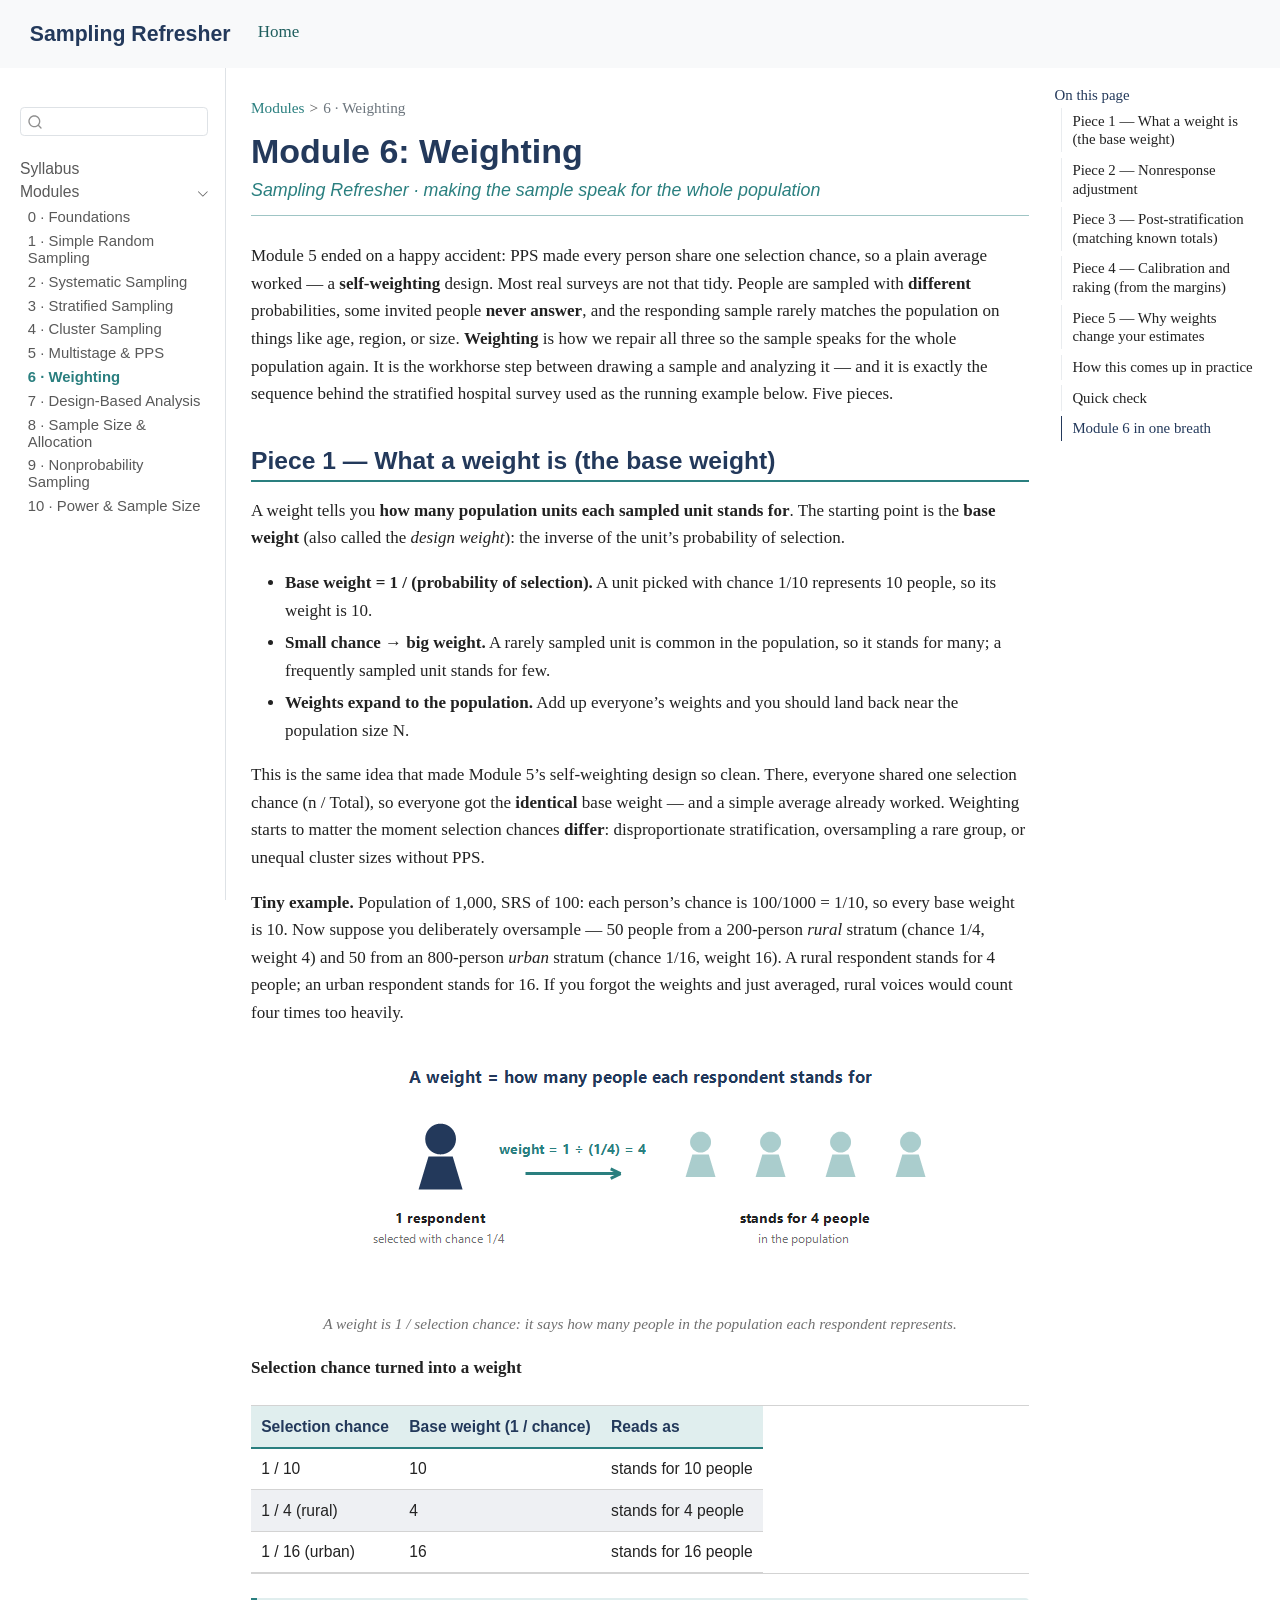
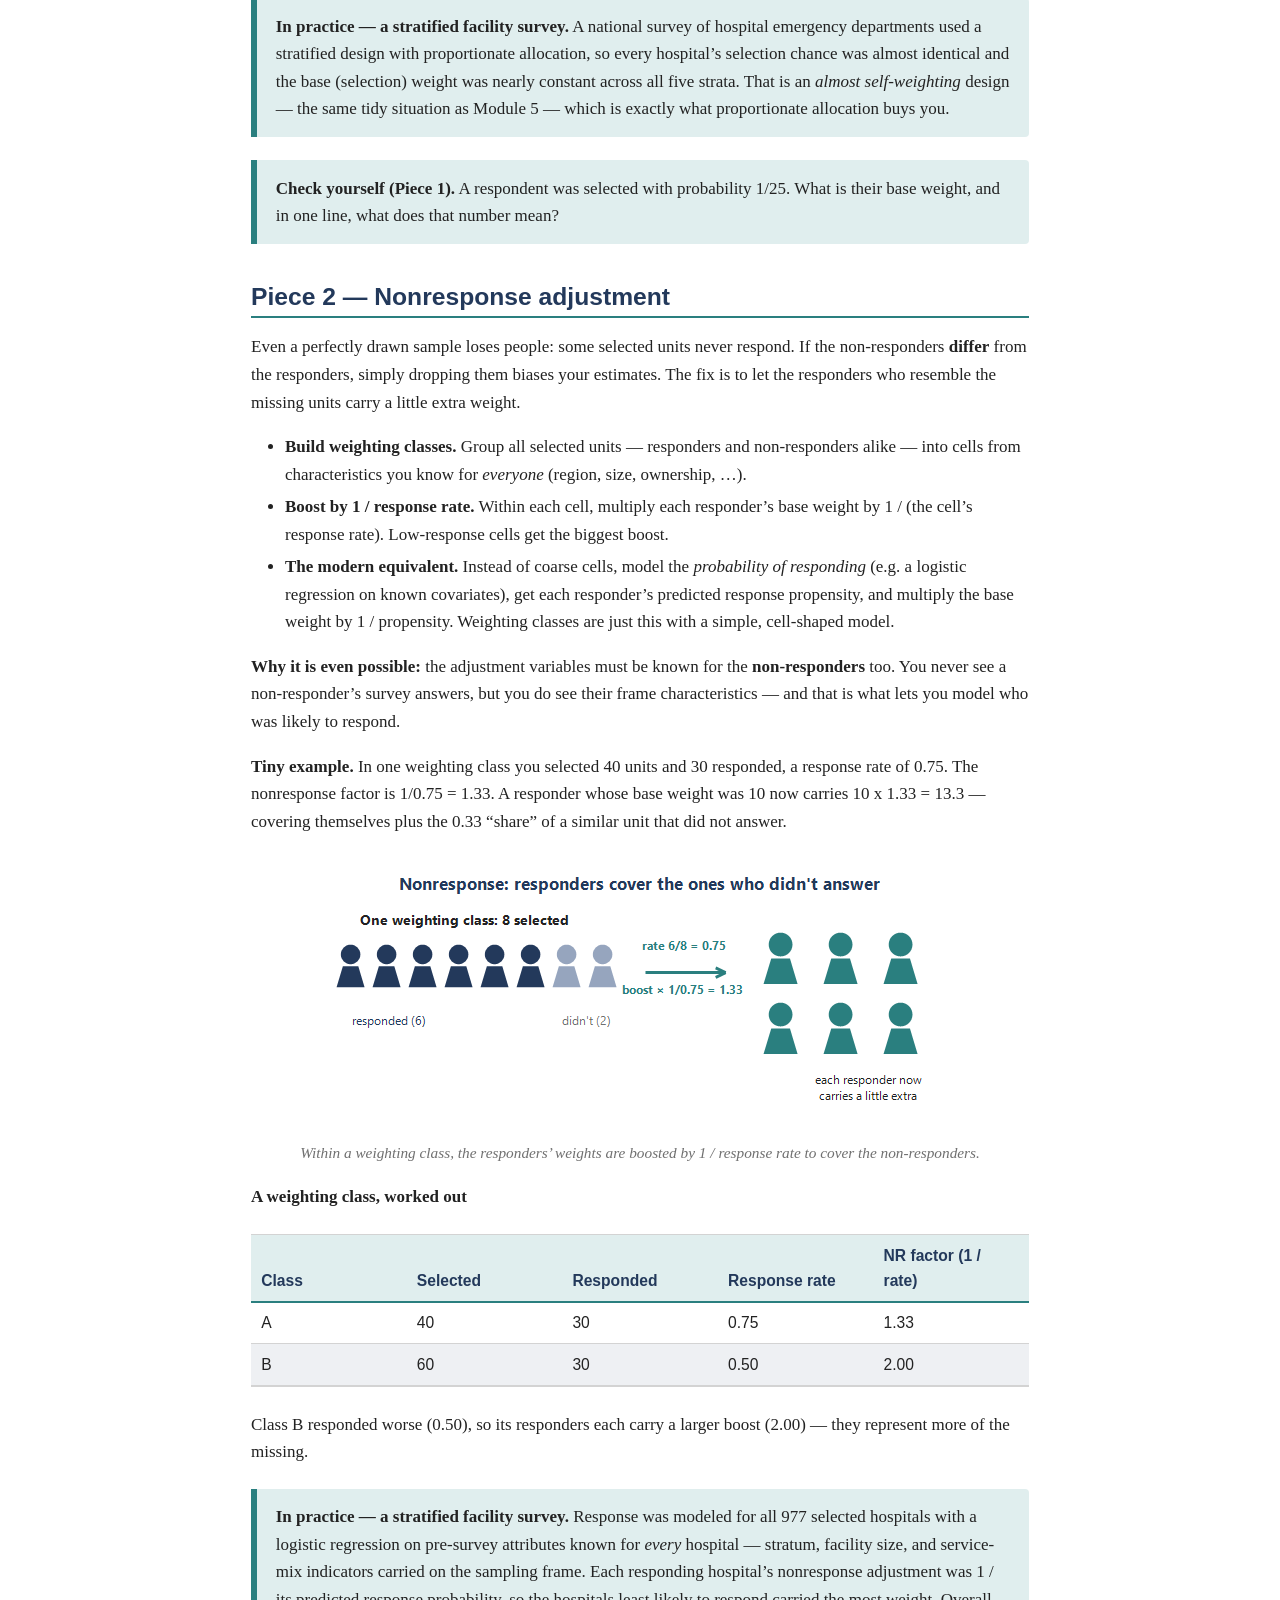
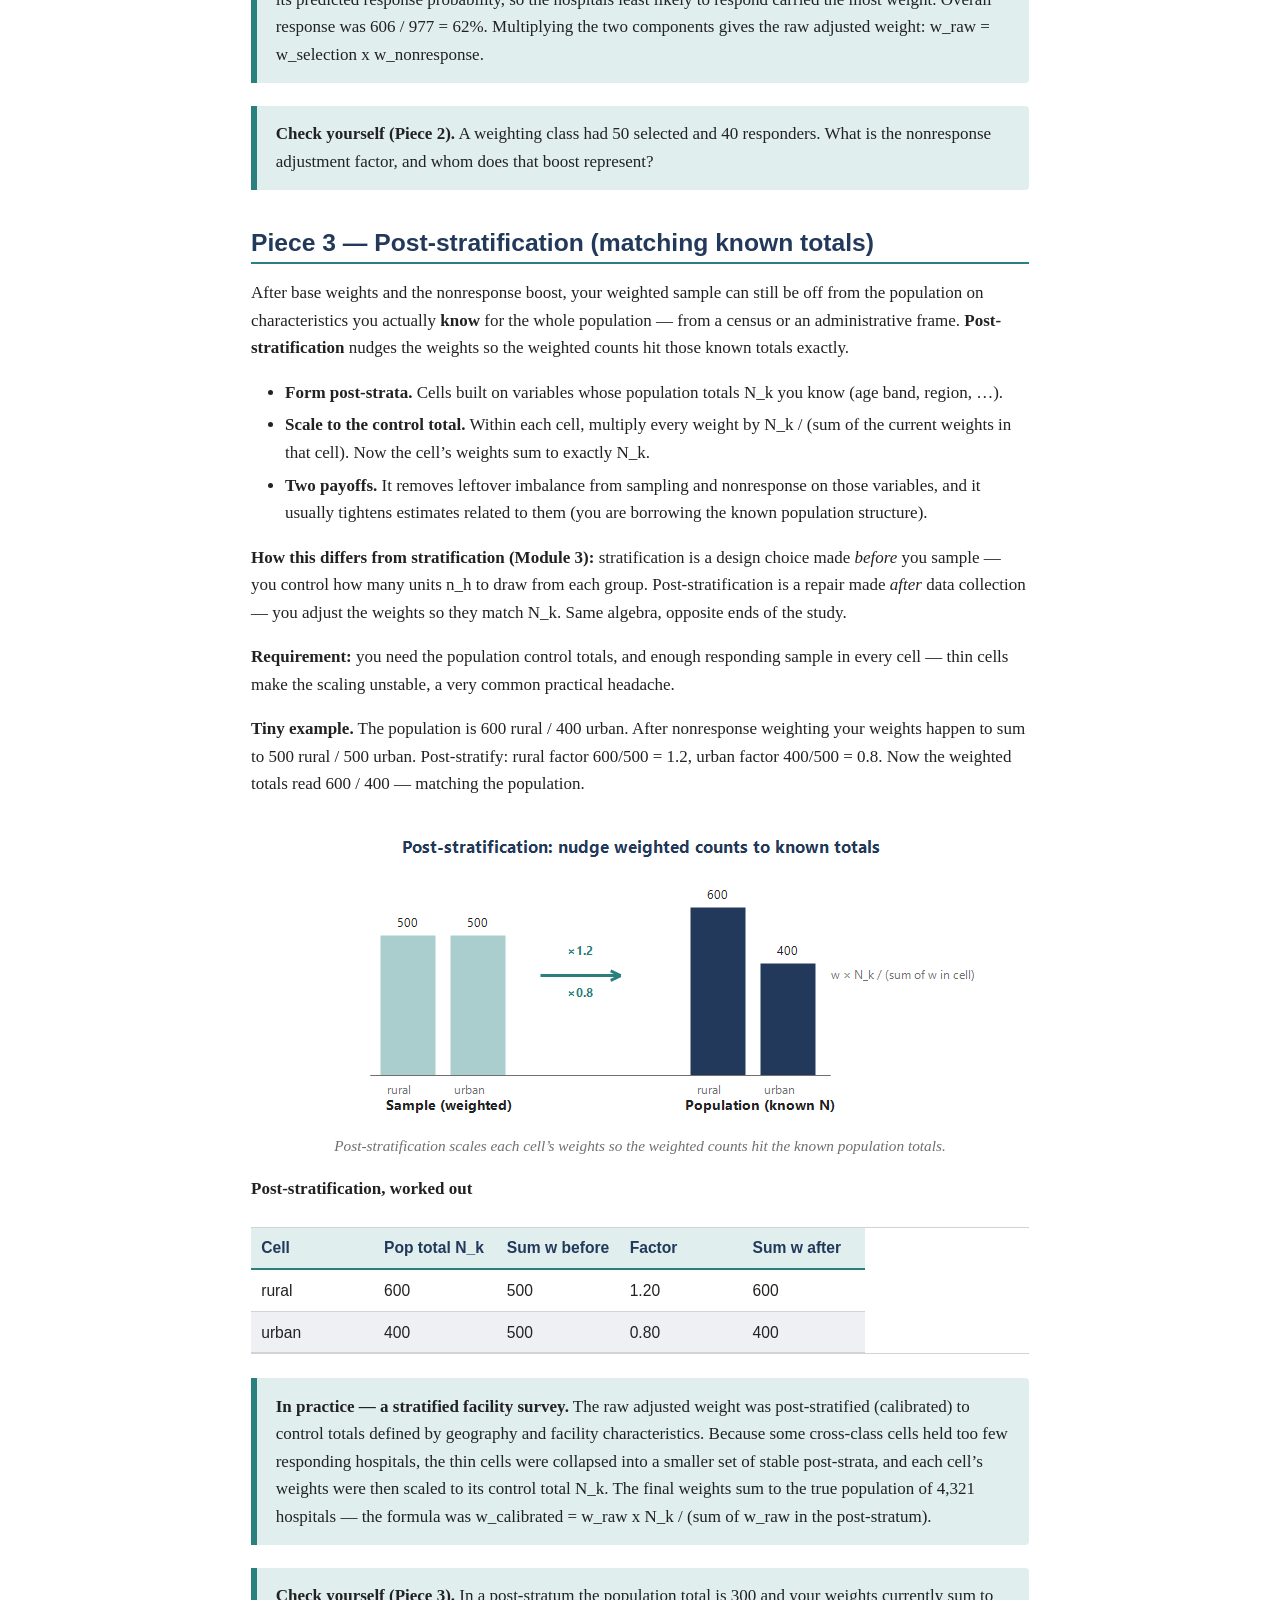
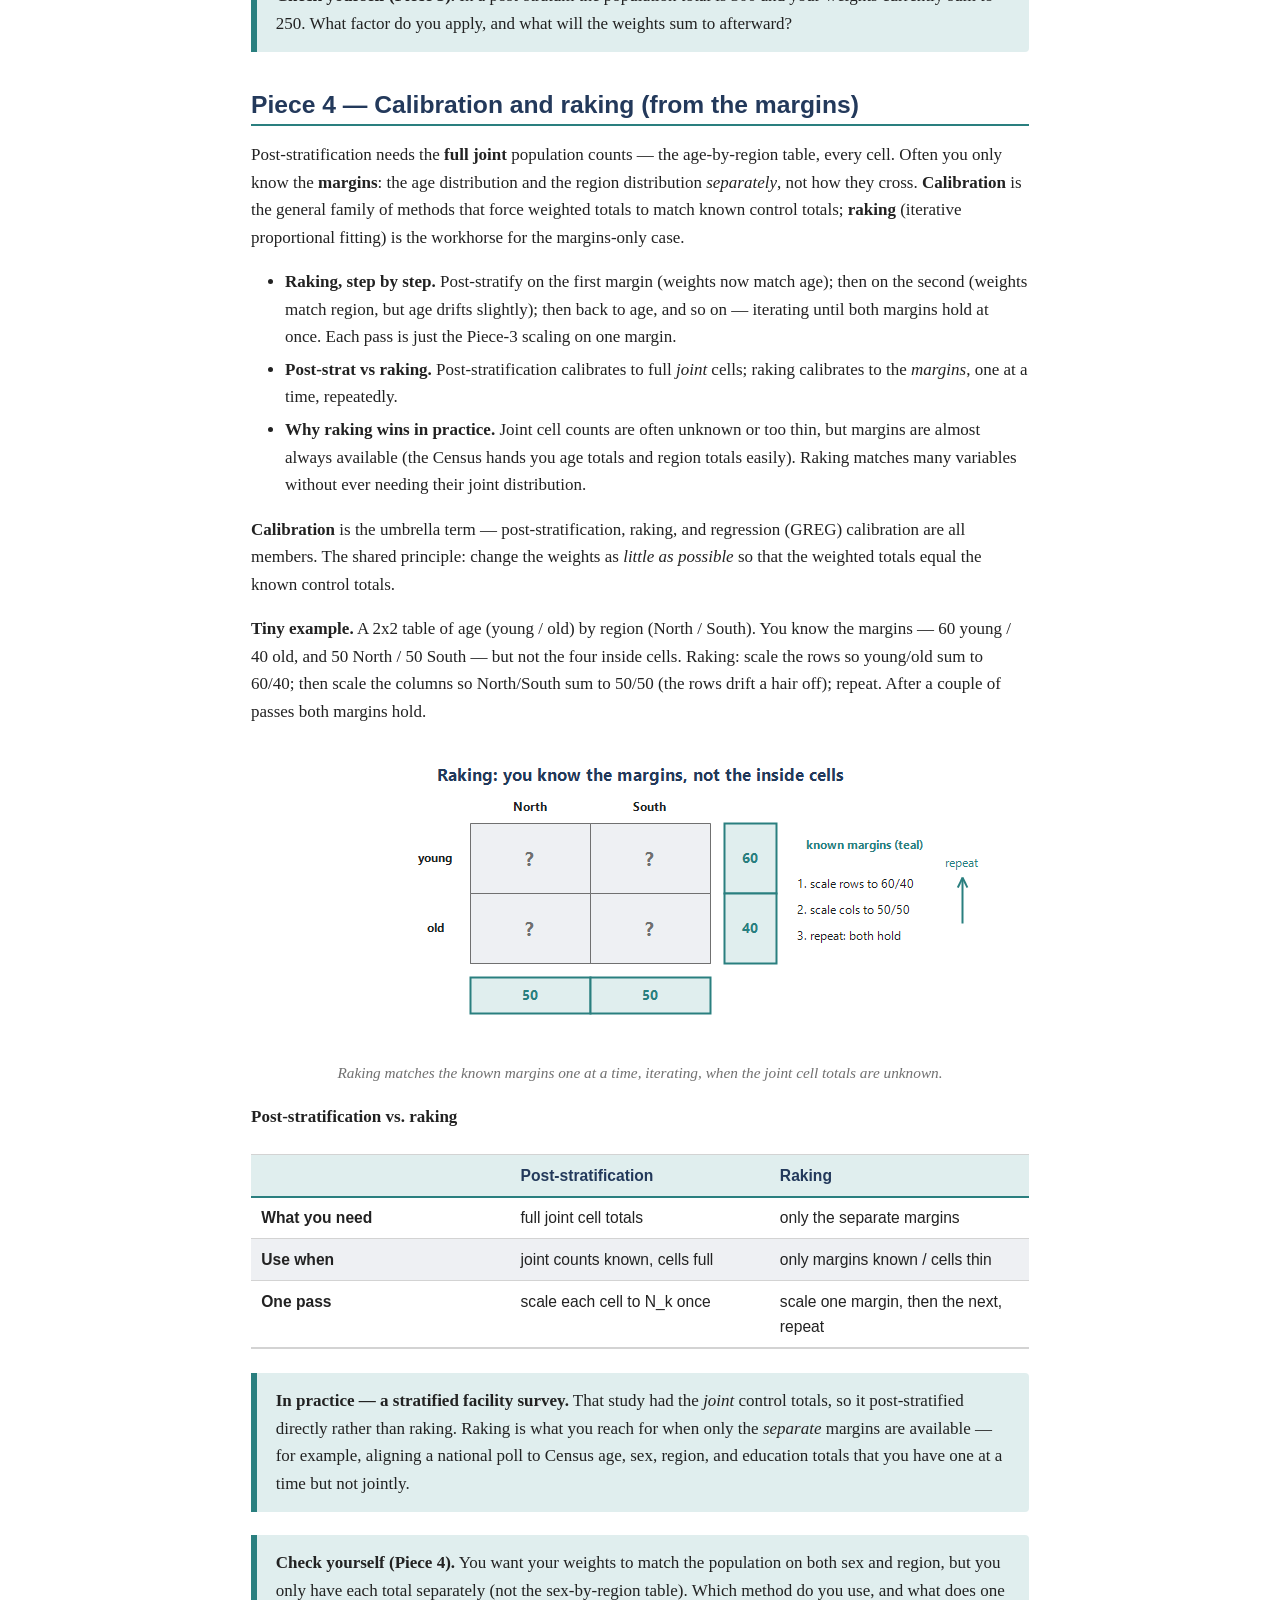
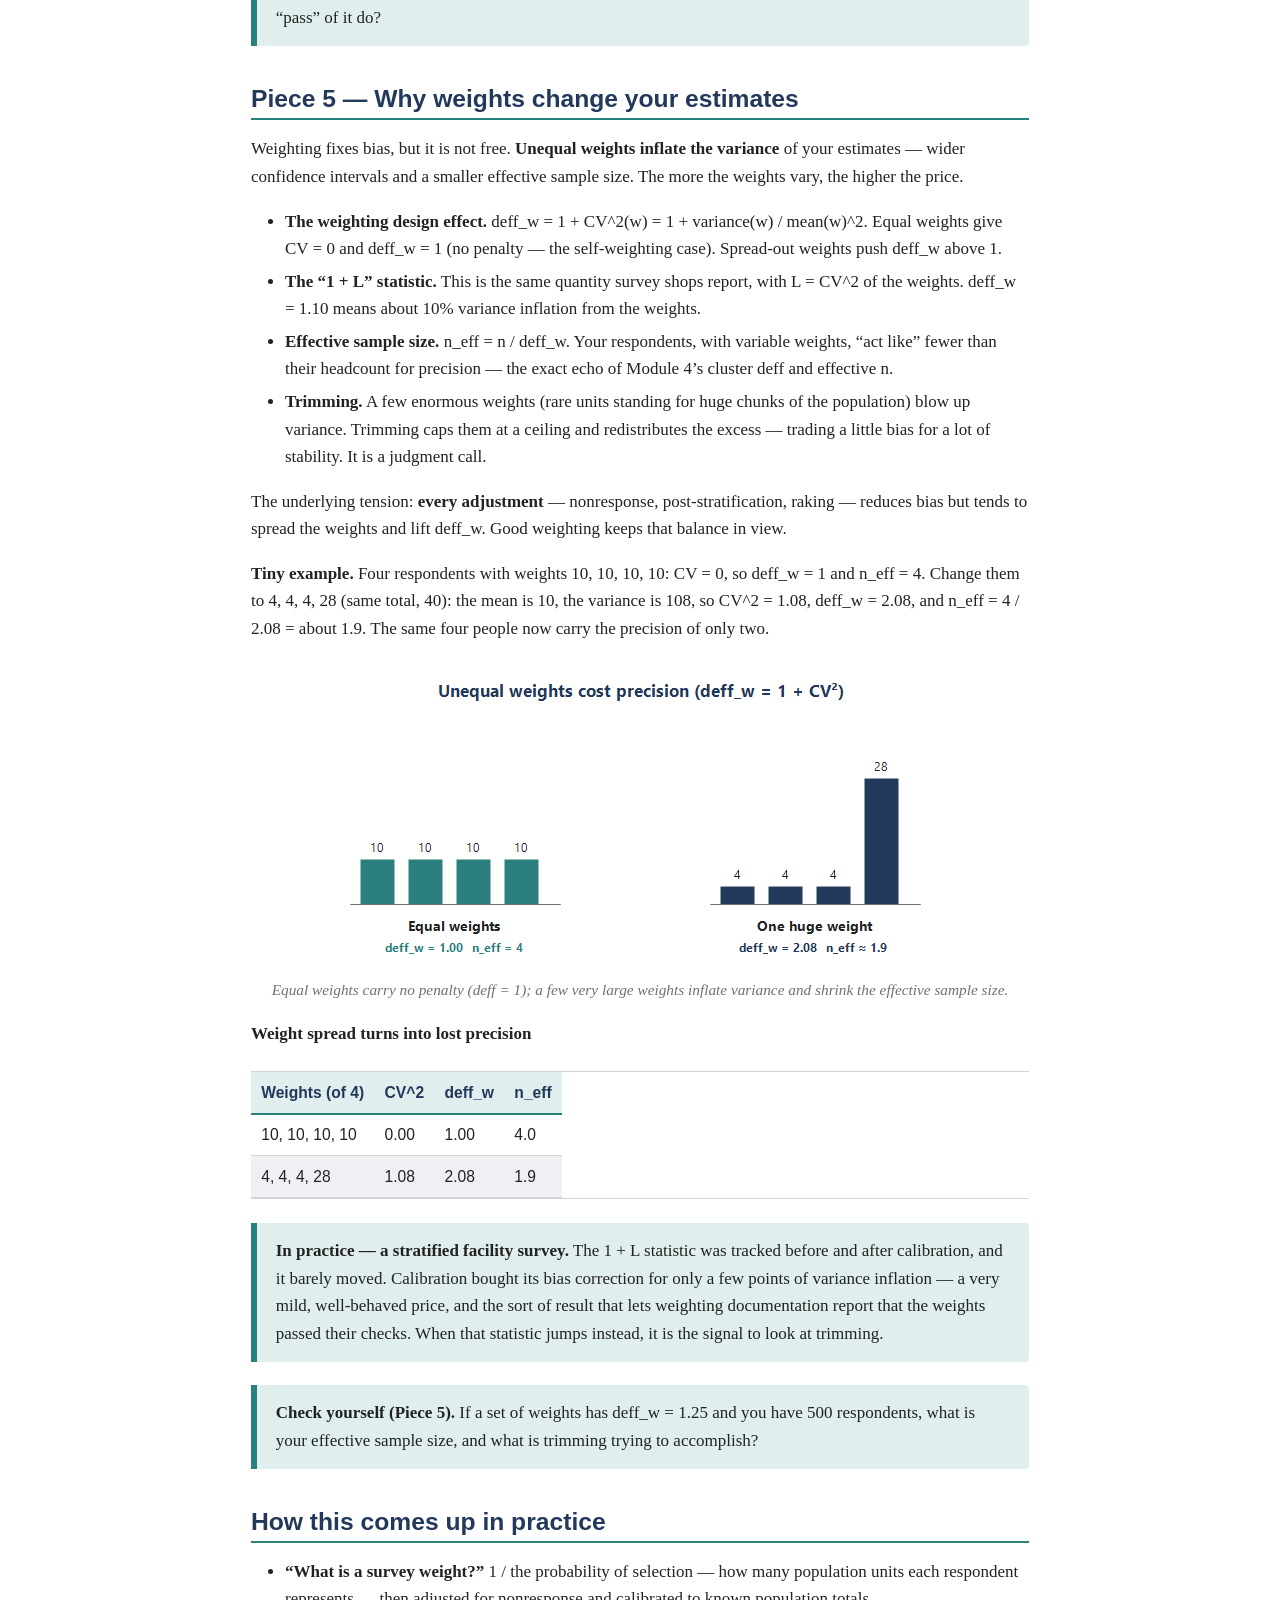
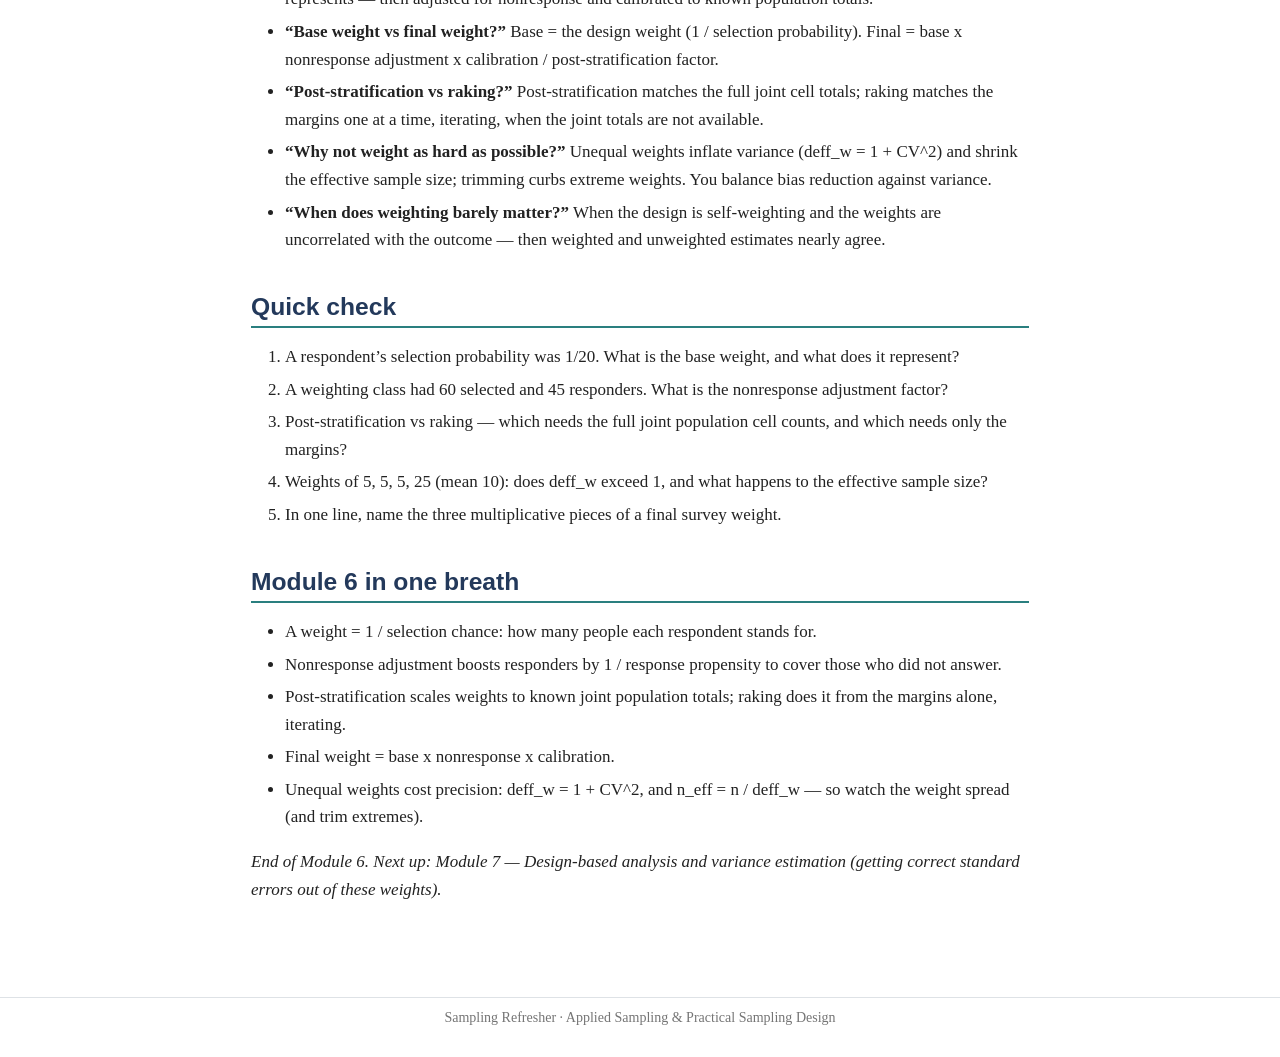
<file: 06-weighting.html>
<!DOCTYPE html>
<html xmlns="http://www.w3.org/1999/xhtml" lang="en" xml:lang="en"><head>

<meta charset="utf-8">
<meta name="generator" content="quarto-1.9.38">

<meta name="viewport" content="width=device-width, initial-scale=1.0, user-scalable=yes">


<title>Module 6: Weighting – Sampling Refresher</title>
<style>
/* Default styles provided by pandoc.
** See https://pandoc.org/MANUAL.html#variables-for-html for config info.
*/
code{white-space: pre-wrap;}
span.smallcaps{font-variant: small-caps;}
div.columns{display: flex; gap: min(4vw, 1.5em);}
div.column{flex: auto; overflow-x: auto;}
div.hanging-indent{margin-left: 1.5em; text-indent: -1.5em;}
ul.task-list{list-style: none;}
ul.task-list li input[type="checkbox"] {
  width: 0.8em;
  margin: 0 0.8em 0.2em -1em; /* quarto-specific, see https://github.com/quarto-dev/quarto-cli/issues/4556 */ 
  vertical-align: middle;
}
</style>


<script src="site_libs/quarto-nav/quarto-nav.js"></script>
<script src="site_libs/quarto-nav/headroom.min.js"></script>
<script src="site_libs/clipboard/clipboard.min.js"></script>
<script src="site_libs/quarto-search/autocomplete.umd.js"></script>
<script src="site_libs/quarto-search/fuse.min.js"></script>
<script src="site_libs/quarto-search/quarto-search.js"></script>
<meta name="quarto:offset" content="./">
<script src="site_libs/quarto-html/quarto.js" type="module"></script>
<script src="site_libs/quarto-html/tabsets/tabsets.js" type="module"></script>
<script src="site_libs/quarto-html/popper.min.js"></script>
<script src="site_libs/quarto-html/tippy.umd.min.js"></script>
<script src="site_libs/quarto-html/anchor.min.js"></script>
<link href="site_libs/quarto-html/tippy.css" rel="stylesheet">
<link href="site_libs/quarto-html/quarto-syntax-highlighting-15634bcf2e68342d4ad2dfa704d543f6.css" rel="stylesheet" id="quarto-text-highlighting-styles">
<script src="site_libs/bootstrap/bootstrap.min.js"></script>
<link href="site_libs/bootstrap/bootstrap-icons.css" rel="stylesheet">
<link href="site_libs/bootstrap/bootstrap-e8d91532b558204ec916bde7de9fbf8c.min.css" rel="stylesheet" append-hash="true" id="quarto-bootstrap" data-mode="light">
<script id="quarto-search-options" type="application/json">{
  "location": "sidebar",
  "copy-button": false,
  "collapse-after": 3,
  "panel-placement": "start",
  "type": "textbox",
  "limit": 50,
  "keyboard-shortcut": [
    "f",
    "/",
    "s"
  ],
  "language": {
    "search-no-results-text": "No results",
    "search-matching-documents-text": "matching documents",
    "search-copy-link-title": "Copy link to search",
    "search-hide-matches-text": "Hide additional matches",
    "search-more-match-text": "more match in this document",
    "search-more-matches-text": "more matches in this document",
    "search-clear-button-title": "Clear",
    "search-text-placeholder": "",
    "search-detached-cancel-button-title": "Cancel",
    "search-submit-button-title": "Submit",
    "search-label": "Search"
  }
}</script>


</head>

<body class="nav-sidebar docked nav-fixed quarto-light">

<div id="quarto-search-results"></div>
  <header id="quarto-header" class="headroom fixed-top">
    <nav class="navbar navbar-expand-lg " data-bs-theme="dark">
      <div class="navbar-container container-fluid">
      <div class="navbar-brand-container mx-auto">
    <a class="navbar-brand" href="./index.html">
    <span class="navbar-title">Sampling Refresher</span>
    </a>
  </div>
          <button class="navbar-toggler" type="button" data-bs-toggle="collapse" data-bs-target="#navbarCollapse" aria-controls="navbarCollapse" role="menu" aria-expanded="false" aria-label="Toggle navigation" onclick="if (window.quartoToggleHeadroom) { window.quartoToggleHeadroom(); }">
  <span class="navbar-toggler-icon"></span>
</button>
          <div class="collapse navbar-collapse" id="navbarCollapse">
            <ul class="navbar-nav navbar-nav-scroll me-auto">
  <li class="nav-item">
    <a class="nav-link active" href="./index.html" aria-current="page"> 
<span class="menu-text">Home</span></a>
  </li>  
</ul>
          </div> <!-- /navcollapse -->
            <div class="quarto-navbar-tools">
</div>
      </div> <!-- /container-fluid -->
    </nav>
  <nav class="quarto-secondary-nav">
    <div class="container-fluid d-flex">
      <button type="button" class="quarto-btn-toggle btn" data-bs-toggle="collapse" role="button" data-bs-target=".quarto-sidebar-collapse-item" aria-controls="quarto-sidebar" aria-expanded="false" aria-label="Toggle sidebar navigation" onclick="if (window.quartoToggleHeadroom) { window.quartoToggleHeadroom(); }">
        <i class="bi bi-layout-text-sidebar-reverse"></i>
      </button>
        <nav class="quarto-page-breadcrumbs" aria-label="breadcrumb"><ol class="breadcrumb"><li class="breadcrumb-item"><a href="./00-foundations.html">Modules</a></li><li class="breadcrumb-item"><a href="./06-weighting.html">6 · Weighting</a></li></ol></nav>
        <a class="flex-grow-1" role="navigation" data-bs-toggle="collapse" data-bs-target=".quarto-sidebar-collapse-item" aria-controls="quarto-sidebar" aria-expanded="false" aria-label="Toggle sidebar navigation" onclick="if (window.quartoToggleHeadroom) { window.quartoToggleHeadroom(); }">      
        </a>
      <button type="button" class="btn quarto-search-button" aria-label="Search" onclick="window.quartoOpenSearch();">
        <i class="bi bi-search"></i>
      </button>
    </div>
  </nav>
</header>
<!-- content -->
<div id="quarto-content" class="quarto-container page-columns page-rows-contents page-layout-article page-navbar">
<!-- sidebar -->
  <nav id="quarto-sidebar" class="sidebar collapse collapse-horizontal quarto-sidebar-collapse-item sidebar-navigation docked overflow-auto">
        <div class="mt-2 flex-shrink-0 align-items-center">
        <div class="sidebar-search">
        <div id="quarto-search" class="" title="Search"></div>
        </div>
        </div>
    <div class="sidebar-menu-container"> 
    <ul class="list-unstyled mt-1">
        <li class="sidebar-item">
  <div class="sidebar-item-container"> 
  <a href="./index.html" class="sidebar-item-text sidebar-link">
 <span class="menu-text">Syllabus</span></a>
  </div>
</li>
        <li class="sidebar-item sidebar-item-section">
      <div class="sidebar-item-container"> 
            <a class="sidebar-item-text sidebar-link text-start" data-bs-toggle="collapse" data-bs-target="#quarto-sidebar-section-1" role="navigation" aria-expanded="true">
 <span class="menu-text">Modules</span></a>
          <a class="sidebar-item-toggle text-start" data-bs-toggle="collapse" data-bs-target="#quarto-sidebar-section-1" role="navigation" aria-expanded="true" aria-label="Toggle section">
            <i class="bi bi-chevron-right ms-2"></i>
          </a> 
      </div>
      <ul id="quarto-sidebar-section-1" class="collapse list-unstyled sidebar-section depth1 show">  
          <li class="sidebar-item">
  <div class="sidebar-item-container"> 
  <a href="./00-foundations.html" class="sidebar-item-text sidebar-link">
 <span class="menu-text">0 · Foundations</span></a>
  </div>
</li>
          <li class="sidebar-item">
  <div class="sidebar-item-container"> 
  <a href="./01-simple-random-sampling.html" class="sidebar-item-text sidebar-link">
 <span class="menu-text">1 · Simple Random Sampling</span></a>
  </div>
</li>
          <li class="sidebar-item">
  <div class="sidebar-item-container"> 
  <a href="./02-systematic-sampling.html" class="sidebar-item-text sidebar-link">
 <span class="menu-text">2 · Systematic Sampling</span></a>
  </div>
</li>
          <li class="sidebar-item">
  <div class="sidebar-item-container"> 
  <a href="./03-stratified-sampling.html" class="sidebar-item-text sidebar-link">
 <span class="menu-text">3 · Stratified Sampling</span></a>
  </div>
</li>
          <li class="sidebar-item">
  <div class="sidebar-item-container"> 
  <a href="./04-cluster-sampling.html" class="sidebar-item-text sidebar-link">
 <span class="menu-text">4 · Cluster Sampling</span></a>
  </div>
</li>
          <li class="sidebar-item">
  <div class="sidebar-item-container"> 
  <a href="./05-multistage-pps.html" class="sidebar-item-text sidebar-link">
 <span class="menu-text">5 · Multistage &amp; PPS</span></a>
  </div>
</li>
          <li class="sidebar-item">
  <div class="sidebar-item-container"> 
  <a href="./06-weighting.html" class="sidebar-item-text sidebar-link active">
 <span class="menu-text">6 · Weighting</span></a>
  </div>
</li>
          <li class="sidebar-item">
  <div class="sidebar-item-container"> 
  <a href="./07-design-based-analysis.html" class="sidebar-item-text sidebar-link">
 <span class="menu-text">7 · Design-Based Analysis</span></a>
  </div>
</li>
          <li class="sidebar-item">
  <div class="sidebar-item-container"> 
  <a href="./08-sample-size-allocation.html" class="sidebar-item-text sidebar-link">
 <span class="menu-text">8 · Sample Size &amp; Allocation</span></a>
  </div>
</li>
          <li class="sidebar-item">
  <div class="sidebar-item-container"> 
  <a href="./09-nonprobability-sampling.html" class="sidebar-item-text sidebar-link">
 <span class="menu-text">9 · Nonprobability Sampling</span></a>
  </div>
</li>
          <li class="sidebar-item">
  <div class="sidebar-item-container"> 
  <a href="./10-power-sample-size.html" class="sidebar-item-text sidebar-link">
 <span class="menu-text">10 · Power &amp; Sample Size</span></a>
  </div>
</li>
      </ul>
  </li>
    </ul>
    </div>
</nav>
<div id="quarto-sidebar-glass" class="quarto-sidebar-collapse-item" data-bs-toggle="collapse" data-bs-target=".quarto-sidebar-collapse-item"></div>
<!-- margin-sidebar -->
    <div id="quarto-margin-sidebar" class="sidebar margin-sidebar">
        <nav id="TOC" role="doc-toc" class="toc-active">
    <h2 id="toc-title">On this page</h2>
   
  <ul class="collapse">
  <li><a href="#piece-1-what-a-weight-is-the-base-weight" id="toc-piece-1-what-a-weight-is-the-base-weight" class="nav-link active" data-scroll-target="#piece-1-what-a-weight-is-the-base-weight">Piece 1 — What a weight is (the base weight)</a></li>
  <li><a href="#piece-2-nonresponse-adjustment" id="toc-piece-2-nonresponse-adjustment" class="nav-link" data-scroll-target="#piece-2-nonresponse-adjustment">Piece 2 — Nonresponse adjustment</a></li>
  <li><a href="#piece-3-post-stratification-matching-known-totals" id="toc-piece-3-post-stratification-matching-known-totals" class="nav-link" data-scroll-target="#piece-3-post-stratification-matching-known-totals">Piece 3 — Post-stratification (matching known totals)</a></li>
  <li><a href="#piece-4-calibration-and-raking-from-the-margins" id="toc-piece-4-calibration-and-raking-from-the-margins" class="nav-link" data-scroll-target="#piece-4-calibration-and-raking-from-the-margins">Piece 4 — Calibration and raking (from the margins)</a></li>
  <li><a href="#piece-5-why-weights-change-your-estimates" id="toc-piece-5-why-weights-change-your-estimates" class="nav-link" data-scroll-target="#piece-5-why-weights-change-your-estimates">Piece 5 — Why weights change your estimates</a></li>
  <li><a href="#how-this-comes-up-in-practice" id="toc-how-this-comes-up-in-practice" class="nav-link" data-scroll-target="#how-this-comes-up-in-practice">How this comes up in practice</a></li>
  <li><a href="#quick-check" id="toc-quick-check" class="nav-link" data-scroll-target="#quick-check">Quick check</a></li>
  <li><a href="#module-6-in-one-breath" id="toc-module-6-in-one-breath" class="nav-link" data-scroll-target="#module-6-in-one-breath">Module 6 in one breath</a></li>
  </ul>
</nav>
    </div>
<!-- main -->
<main class="content" id="quarto-document-content">

<header id="title-block-header" class="quarto-title-block default"><nav class="quarto-page-breadcrumbs quarto-title-breadcrumbs d-none d-lg-block" aria-label="breadcrumb"><ol class="breadcrumb"><li class="breadcrumb-item"><a href="./00-foundations.html">Modules</a></li><li class="breadcrumb-item"><a href="./06-weighting.html">6 · Weighting</a></li></ol></nav>
<div class="quarto-title">
<h1 class="title">Module 6: Weighting</h1>
<p class="subtitle lead">Sampling Refresher · making the sample speak for the whole population</p>
</div>



<div class="quarto-title-meta">

    
  
    
  </div>
  


</header>


<p>Module 5 ended on a happy accident: PPS made every person share one selection chance, so a plain average worked — a <strong>self-weighting</strong> design. Most real surveys are not that tidy. People are sampled with <strong>different</strong> probabilities, some invited people <strong>never answer</strong>, and the responding sample rarely matches the population on things like age, region, or size. <strong>Weighting</strong> is how we repair all three so the sample speaks for the whole population again. It is the workhorse step between drawing a sample and analyzing it — and it is exactly the sequence behind the stratified hospital survey used as the running example below. Five pieces.</p>
<section id="piece-1-what-a-weight-is-the-base-weight" class="level2">
<h2 class="anchored" data-anchor-id="piece-1-what-a-weight-is-the-base-weight">Piece 1 — What a weight is (the base weight)</h2>
<p>A weight tells you <strong>how many population units each sampled unit stands for</strong>. The starting point is the <strong>base weight</strong> (also called the <em>design weight</em>): the inverse of the unit’s probability of selection.</p>
<ul>
<li><strong>Base weight = 1 / (probability of selection).</strong> A unit picked with chance 1/10 represents 10 people, so its weight is 10.</li>
<li><strong>Small chance → big weight.</strong> A rarely sampled unit is common in the population, so it stands for many; a frequently sampled unit stands for few.</li>
<li><strong>Weights expand to the population.</strong> Add up everyone’s weights and you should land back near the population size N.</li>
</ul>
<p>This is the same idea that made Module 5’s self-weighting design so clean. There, everyone shared one selection chance (n / Total), so everyone got the <strong>identical</strong> base weight — and a simple average already worked. Weighting starts to matter the moment selection chances <strong>differ</strong>: disproportionate stratification, oversampling a rare group, or unequal cluster sizes without PPS.</p>
<p><strong>Tiny example.</strong> Population of 1,000, SRS of 100: each person’s chance is 100/1000 = 1/10, so every base weight is 10. Now suppose you deliberately oversample — 50 people from a 200-person <em>rural</em> stratum (chance 1/4, weight 4) and 50 from an 800-person <em>urban</em> stratum (chance 1/16, weight 16). A rural respondent stands for 4 people; an urban respondent stands for 16. If you forgot the weights and just averaged, rural voices would count four times too heavily.</p>
<div class="quarto-figure quarto-figure-center">
<figure class="figure">
<p><img src="figures/06-weighting-fig1.png" class="img-fluid figure-img"></p>
<figcaption><em>A weight is 1 / selection chance: it says how many people in the population each respondent represents.</em></figcaption>
</figure>
</div>
<p><strong>Selection chance turned into a weight</strong></p>
<table class="caption-top table">
<thead>
<tr class="header">
<th><strong>Selection chance</strong></th>
<th><strong>Base weight (1 / chance)</strong></th>
<th><strong>Reads as</strong></th>
</tr>
</thead>
<tbody>
<tr class="odd">
<td>1 / 10</td>
<td>10</td>
<td>stands for 10 people</td>
</tr>
<tr class="even">
<td>1 / 4 (rural)</td>
<td>4</td>
<td>stands for 4 people</td>
</tr>
<tr class="odd">
<td>1 / 16 (urban)</td>
<td>16</td>
<td>stands for 16 people</td>
</tr>
</tbody>
</table>
<div class="fieldnote">
<p><strong>In practice — a stratified facility survey.</strong> A national survey of hospital emergency departments used a stratified design with proportionate allocation, so every hospital’s selection chance was almost identical and the base (selection) weight was nearly constant across all five strata. That is an <em>almost self-weighting</em> design — the same tidy situation as Module 5 — which is exactly what proportionate allocation buys you.</p>
</div>
<div class="fieldnote">
<p><strong>Check yourself (Piece 1).</strong> A respondent was selected with probability 1/25. What is their base weight, and in one line, what does that number mean?</p>
</div>
</section>
<section id="piece-2-nonresponse-adjustment" class="level2">
<h2 class="anchored" data-anchor-id="piece-2-nonresponse-adjustment">Piece 2 — Nonresponse adjustment</h2>
<p>Even a perfectly drawn sample loses people: some selected units never respond. If the non-responders <strong>differ</strong> from the responders, simply dropping them biases your estimates. The fix is to let the responders who resemble the missing units carry a little extra weight.</p>
<ul>
<li><strong>Build weighting classes.</strong> Group all selected units — responders and non-responders alike — into cells from characteristics you know for <em>everyone</em> (region, size, ownership, …).</li>
<li><strong>Boost by 1 / response rate.</strong> Within each cell, multiply each responder’s base weight by 1 / (the cell’s response rate). Low-response cells get the biggest boost.</li>
<li><strong>The modern equivalent.</strong> Instead of coarse cells, model the <em>probability of responding</em> (e.g.&nbsp;a logistic regression on known covariates), get each responder’s predicted response propensity, and multiply the base weight by 1 / propensity. Weighting classes are just this with a simple, cell-shaped model.</li>
</ul>
<p><strong>Why it is even possible:</strong> the adjustment variables must be known for the <strong>non-responders</strong> too. You never see a non-responder’s survey answers, but you do see their frame characteristics — and that is what lets you model who was likely to respond.</p>
<p><strong>Tiny example.</strong> In one weighting class you selected 40 units and 30 responded, a response rate of 0.75. The nonresponse factor is 1/0.75 = 1.33. A responder whose base weight was 10 now carries 10 x 1.33 = 13.3 — covering themselves plus the 0.33 “share” of a similar unit that did not answer.</p>
<div class="quarto-figure quarto-figure-center">
<figure class="figure">
<p><img src="figures/06-weighting-fig2.png" class="img-fluid figure-img"></p>
<figcaption><em>Within a weighting class, the responders’ weights are boosted by 1 / response rate to cover the non-responders.</em></figcaption>
</figure>
</div>
<p><strong>A weighting class, worked out</strong></p>
<table class="caption-top table">
<colgroup>
<col style="width: 20%">
<col style="width: 20%">
<col style="width: 20%">
<col style="width: 20%">
<col style="width: 20%">
</colgroup>
<thead>
<tr class="header">
<th><strong>Class</strong></th>
<th><strong>Selected</strong></th>
<th><strong>Responded</strong></th>
<th><strong>Response rate</strong></th>
<th><strong>NR factor (1 / rate)</strong></th>
</tr>
</thead>
<tbody>
<tr class="odd">
<td>A</td>
<td>40</td>
<td>30</td>
<td>0.75</td>
<td>1.33</td>
</tr>
<tr class="even">
<td>B</td>
<td>60</td>
<td>30</td>
<td>0.50</td>
<td>2.00</td>
</tr>
</tbody>
</table>
<p>Class B responded worse (0.50), so its responders each carry a larger boost (2.00) — they represent more of the missing.</p>
<div class="fieldnote">
<p><strong>In practice — a stratified facility survey.</strong> Response was modeled for all 977 selected hospitals with a logistic regression on pre-survey attributes known for <em>every</em> hospital — stratum, facility size, and service-mix indicators carried on the sampling frame. Each responding hospital’s nonresponse adjustment was 1 / its predicted response probability, so the hospitals least likely to respond carried the most weight. Overall response was 606 / 977 = 62%. Multiplying the two components gives the raw adjusted weight: w_raw = w_selection x w_nonresponse.</p>
</div>
<div class="fieldnote">
<p><strong>Check yourself (Piece 2).</strong> A weighting class had 50 selected and 40 responders. What is the nonresponse adjustment factor, and whom does that boost represent?</p>
</div>
</section>
<section id="piece-3-post-stratification-matching-known-totals" class="level2">
<h2 class="anchored" data-anchor-id="piece-3-post-stratification-matching-known-totals">Piece 3 — Post-stratification (matching known totals)</h2>
<p>After base weights and the nonresponse boost, your weighted sample can still be off from the population on characteristics you actually <strong>know</strong> for the whole population — from a census or an administrative frame. <strong>Post-stratification</strong> nudges the weights so the weighted counts hit those known totals exactly.</p>
<ul>
<li><strong>Form post-strata.</strong> Cells built on variables whose population totals N_k you know (age band, region, …).</li>
<li><strong>Scale to the control total.</strong> Within each cell, multiply every weight by N_k / (sum of the current weights in that cell). Now the cell’s weights sum to exactly N_k.</li>
<li><strong>Two payoffs.</strong> It removes leftover imbalance from sampling and nonresponse on those variables, and it usually tightens estimates related to them (you are borrowing the known population structure).</li>
</ul>
<p><strong>How this differs from stratification (Module 3):</strong> stratification is a design choice made <em>before</em> you sample — you control how many units n_h to draw from each group. Post-stratification is a repair made <em>after</em> data collection — you adjust the weights so they match N_k. Same algebra, opposite ends of the study.</p>
<p><strong>Requirement:</strong> you need the population control totals, and enough responding sample in every cell — thin cells make the scaling unstable, a very common practical headache.</p>
<p><strong>Tiny example.</strong> The population is 600 rural / 400 urban. After nonresponse weighting your weights happen to sum to 500 rural / 500 urban. Post-stratify: rural factor 600/500 = 1.2, urban factor 400/500 = 0.8. Now the weighted totals read 600 / 400 — matching the population.</p>
<div class="quarto-figure quarto-figure-center">
<figure class="figure">
<p><img src="figures/06-weighting-fig3.png" class="img-fluid figure-img"></p>
<figcaption><em>Post-stratification scales each cell’s weights so the weighted counts hit the known population totals.</em></figcaption>
</figure>
</div>
<p><strong>Post-stratification, worked out</strong></p>
<table class="caption-top table">
<colgroup>
<col style="width: 20%">
<col style="width: 20%">
<col style="width: 20%">
<col style="width: 20%">
<col style="width: 20%">
</colgroup>
<thead>
<tr class="header">
<th><strong>Cell</strong></th>
<th><strong>Pop total N_k</strong></th>
<th><strong>Sum w before</strong></th>
<th><strong>Factor</strong></th>
<th><strong>Sum w after</strong></th>
</tr>
</thead>
<tbody>
<tr class="odd">
<td>rural</td>
<td>600</td>
<td>500</td>
<td>1.20</td>
<td>600</td>
</tr>
<tr class="even">
<td>urban</td>
<td>400</td>
<td>500</td>
<td>0.80</td>
<td>400</td>
</tr>
</tbody>
</table>
<div class="fieldnote">
<p><strong>In practice — a stratified facility survey.</strong> The raw adjusted weight was post-stratified (calibrated) to control totals defined by geography and facility characteristics. Because some cross-class cells held too few responding hospitals, the thin cells were collapsed into a smaller set of stable post-strata, and each cell’s weights were then scaled to its control total N_k. The final weights sum to the true population of 4,321 hospitals — the formula was w_calibrated = w_raw x N_k / (sum of w_raw in the post-stratum).</p>
</div>
<div class="fieldnote">
<p><strong>Check yourself (Piece 3).</strong> In a post-stratum the population total is 300 and your weights currently sum to 250. What factor do you apply, and what will the weights sum to afterward?</p>
</div>
</section>
<section id="piece-4-calibration-and-raking-from-the-margins" class="level2">
<h2 class="anchored" data-anchor-id="piece-4-calibration-and-raking-from-the-margins">Piece 4 — Calibration and raking (from the margins)</h2>
<p>Post-stratification needs the <strong>full joint</strong> population counts — the age-by-region table, every cell. Often you only know the <strong>margins</strong>: the age distribution and the region distribution <em>separately</em>, not how they cross. <strong>Calibration</strong> is the general family of methods that force weighted totals to match known control totals; <strong>raking</strong> (iterative proportional fitting) is the workhorse for the margins-only case.</p>
<ul>
<li><strong>Raking, step by step.</strong> Post-stratify on the first margin (weights now match age); then on the second (weights match region, but age drifts slightly); then back to age, and so on — iterating until both margins hold at once. Each pass is just the Piece-3 scaling on one margin.</li>
<li><strong>Post-strat vs raking.</strong> Post-stratification calibrates to full <em>joint</em> cells; raking calibrates to the <em>margins</em>, one at a time, repeatedly.</li>
<li><strong>Why raking wins in practice.</strong> Joint cell counts are often unknown or too thin, but margins are almost always available (the Census hands you age totals and region totals easily). Raking matches many variables without ever needing their joint distribution.</li>
</ul>
<p><strong>Calibration</strong> is the umbrella term — post-stratification, raking, and regression (GREG) calibration are all members. The shared principle: change the weights as <em>little as possible</em> so that the weighted totals equal the known control totals.</p>
<p><strong>Tiny example.</strong> A 2x2 table of age (young / old) by region (North / South). You know the margins — 60 young / 40 old, and 50 North / 50 South — but not the four inside cells. Raking: scale the rows so young/old sum to 60/40; then scale the columns so North/South sum to 50/50 (the rows drift a hair off); repeat. After a couple of passes both margins hold.</p>
<div class="quarto-figure quarto-figure-center">
<figure class="figure">
<p><img src="figures/06-weighting-fig4.png" class="img-fluid figure-img"></p>
<figcaption><em>Raking matches the known margins one at a time, iterating, when the joint cell totals are unknown.</em></figcaption>
</figure>
</div>
<p><strong>Post-stratification vs.&nbsp;raking</strong></p>
<table class="caption-top table">
<colgroup>
<col style="width: 33%">
<col style="width: 33%">
<col style="width: 33%">
</colgroup>
<thead>
<tr class="header">
<th></th>
<th><strong>Post-stratification</strong></th>
<th><strong>Raking</strong></th>
</tr>
</thead>
<tbody>
<tr class="odd">
<td><strong>What you need</strong></td>
<td>full joint cell totals</td>
<td>only the separate margins</td>
</tr>
<tr class="even">
<td><strong>Use when</strong></td>
<td>joint counts known, cells full</td>
<td>only margins known / cells thin</td>
</tr>
<tr class="odd">
<td><strong>One pass</strong></td>
<td>scale each cell to N_k once</td>
<td>scale one margin, then the next, repeat</td>
</tr>
</tbody>
</table>
<div class="fieldnote">
<p><strong>In practice — a stratified facility survey.</strong> That study had the <em>joint</em> control totals, so it post-stratified directly rather than raking. Raking is what you reach for when only the <em>separate</em> margins are available — for example, aligning a national poll to Census age, sex, region, and education totals that you have one at a time but not jointly.</p>
</div>
<div class="fieldnote">
<p><strong>Check yourself (Piece 4).</strong> You want your weights to match the population on both sex and region, but you only have each total separately (not the sex-by-region table). Which method do you use, and what does one “pass” of it do?</p>
</div>
</section>
<section id="piece-5-why-weights-change-your-estimates" class="level2">
<h2 class="anchored" data-anchor-id="piece-5-why-weights-change-your-estimates">Piece 5 — Why weights change your estimates</h2>
<p>Weighting fixes bias, but it is not free. <strong>Unequal weights inflate the variance</strong> of your estimates — wider confidence intervals and a smaller effective sample size. The more the weights vary, the higher the price.</p>
<ul>
<li><strong>The weighting design effect.</strong> deff_w = 1 + CV^2(w) = 1 + variance(w) / mean(w)^2. Equal weights give CV = 0 and deff_w = 1 (no penalty — the self-weighting case). Spread-out weights push deff_w above 1.</li>
<li><strong>The “1 + L” statistic.</strong> This is the same quantity survey shops report, with L = CV^2 of the weights. deff_w = 1.10 means about 10% variance inflation from the weights.</li>
<li><strong>Effective sample size.</strong> n_eff = n / deff_w. Your respondents, with variable weights, “act like” fewer than their headcount for precision — the exact echo of Module 4’s cluster deff and effective n.</li>
<li><strong>Trimming.</strong> A few enormous weights (rare units standing for huge chunks of the population) blow up variance. Trimming caps them at a ceiling and redistributes the excess — trading a little bias for a lot of stability. It is a judgment call.</li>
</ul>
<p>The underlying tension: <strong>every adjustment</strong> — nonresponse, post-stratification, raking — reduces bias but tends to spread the weights and lift deff_w. Good weighting keeps that balance in view.</p>
<p><strong>Tiny example.</strong> Four respondents with weights 10, 10, 10, 10: CV = 0, so deff_w = 1 and n_eff = 4. Change them to 4, 4, 4, 28 (same total, 40): the mean is 10, the variance is 108, so CV^2 = 1.08, deff_w = 2.08, and n_eff = 4 / 2.08 = about 1.9. The same four people now carry the precision of only two.</p>
<div class="quarto-figure quarto-figure-center">
<figure class="figure">
<p><img src="figures/06-weighting-fig5.png" class="img-fluid figure-img"></p>
<figcaption><em>Equal weights carry no penalty (deff = 1); a few very large weights inflate variance and shrink the effective sample size.</em></figcaption>
</figure>
</div>
<p><strong>Weight spread turns into lost precision</strong></p>
<table class="caption-top table">
<thead>
<tr class="header">
<th><strong>Weights (of 4)</strong></th>
<th><strong>CV^2</strong></th>
<th><strong>deff_w</strong></th>
<th><strong>n_eff</strong></th>
</tr>
</thead>
<tbody>
<tr class="odd">
<td>10, 10, 10, 10</td>
<td>0.00</td>
<td>1.00</td>
<td>4.0</td>
</tr>
<tr class="even">
<td>4, 4, 4, 28</td>
<td>1.08</td>
<td>2.08</td>
<td>1.9</td>
</tr>
</tbody>
</table>
<div class="fieldnote">
<p><strong>In practice — a stratified facility survey.</strong> The 1 + L statistic was tracked before and after calibration, and it barely moved. Calibration bought its bias correction for only a few points of variance inflation — a very mild, well-behaved price, and the sort of result that lets weighting documentation report that the weights passed their checks. When that statistic jumps instead, it is the signal to look at trimming.</p>
</div>
<div class="fieldnote">
<p><strong>Check yourself (Piece 5).</strong> If a set of weights has deff_w = 1.25 and you have 500 respondents, what is your effective sample size, and what is trimming trying to accomplish?</p>
</div>
</section>
<section id="how-this-comes-up-in-practice" class="level2">
<h2 class="anchored" data-anchor-id="how-this-comes-up-in-practice">How this comes up in practice</h2>
<ul>
<li><strong>“What is a survey weight?”</strong> 1 / the probability of selection — how many population units each respondent represents — then adjusted for nonresponse and calibrated to known population totals.</li>
<li><strong>“Base weight vs final weight?”</strong> Base = the design weight (1 / selection probability). Final = base x nonresponse adjustment x calibration / post-stratification factor.</li>
<li><strong>“Post-stratification vs raking?”</strong> Post-stratification matches the full joint cell totals; raking matches the margins one at a time, iterating, when the joint totals are not available.</li>
<li><strong>“Why not weight as hard as possible?”</strong> Unequal weights inflate variance (deff_w = 1 + CV^2) and shrink the effective sample size; trimming curbs extreme weights. You balance bias reduction against variance.</li>
<li><strong>“When does weighting barely matter?”</strong> When the design is self-weighting and the weights are uncorrelated with the outcome — then weighted and unweighted estimates nearly agree.</li>
</ul>
</section>
<section id="quick-check" class="level2">
<h2 class="anchored" data-anchor-id="quick-check">Quick check</h2>
<ol type="1">
<li>A respondent’s selection probability was 1/20. What is the base weight, and what does it represent?</li>
<li>A weighting class had 60 selected and 45 responders. What is the nonresponse adjustment factor?</li>
<li>Post-stratification vs raking — which needs the full joint population cell counts, and which needs only the margins?</li>
<li>Weights of 5, 5, 5, 25 (mean 10): does deff_w exceed 1, and what happens to the effective sample size?</li>
<li>In one line, name the three multiplicative pieces of a final survey weight.</li>
</ol>
</section>
<section id="module-6-in-one-breath" class="level2">
<h2 class="anchored" data-anchor-id="module-6-in-one-breath">Module 6 in one breath</h2>
<ul>
<li>A weight = 1 / selection chance: how many people each respondent stands for.</li>
<li>Nonresponse adjustment boosts responders by 1 / response propensity to cover those who did not answer.</li>
<li>Post-stratification scales weights to known joint population totals; raking does it from the margins alone, iterating.</li>
<li>Final weight = base x nonresponse x calibration.</li>
<li>Unequal weights cost precision: deff_w = 1 + CV^2, and n_eff = n / deff_w — so watch the weight spread (and trim extremes).</li>
</ul>
<p><em>End of Module 6. Next up: Module 7 — Design-based analysis and variance estimation (getting correct standard errors out of these weights).</em></p>


</section>

</main> <!-- /main -->
<script id="quarto-html-after-body" type="application/javascript">
  window.document.addEventListener("DOMContentLoaded", function (event) {
    const icon = "";
    const anchorJS = new window.AnchorJS();
    anchorJS.options = {
      placement: 'right',
      icon: icon
    };
    anchorJS.add('.anchored');
    const isCodeAnnotation = (el) => {
      for (const clz of el.classList) {
        if (clz.startsWith('code-annotation-')) {                     
          return true;
        }
      }
      return false;
    }
    const onCopySuccess = function(e) {
      // button target
      const button = e.trigger;
      // don't keep focus
      button.blur();
      // flash "checked"
      button.classList.add('code-copy-button-checked');
      var currentTitle = button.getAttribute("title");
      button.setAttribute("title", "Copied!");
      let tooltip;
      if (window.bootstrap) {
        button.setAttribute("data-bs-toggle", "tooltip");
        button.setAttribute("data-bs-placement", "left");
        button.setAttribute("data-bs-title", "Copied!");
        tooltip = new bootstrap.Tooltip(button, 
          { trigger: "manual", 
            customClass: "code-copy-button-tooltip",
            offset: [0, -8]});
        tooltip.show();    
      }
      setTimeout(function() {
        if (tooltip) {
          tooltip.hide();
          button.removeAttribute("data-bs-title");
          button.removeAttribute("data-bs-toggle");
          button.removeAttribute("data-bs-placement");
        }
        button.setAttribute("title", currentTitle);
        button.classList.remove('code-copy-button-checked');
      }, 1000);
      // clear code selection
      e.clearSelection();
    }
    const getTextToCopy = function(trigger) {
      const outerScaffold = trigger.parentElement.cloneNode(true);
      const codeEl = outerScaffold.querySelector('code');
      for (const childEl of codeEl.children) {
        if (isCodeAnnotation(childEl)) {
          childEl.remove();
        }
      }
      return codeEl.innerText;
    }
    const clipboard = new window.ClipboardJS('.code-copy-button:not([data-in-quarto-modal])', {
      text: getTextToCopy
    });
    clipboard.on('success', onCopySuccess);
    if (window.document.getElementById('quarto-embedded-source-code-modal')) {
      const clipboardModal = new window.ClipboardJS('.code-copy-button[data-in-quarto-modal]', {
        text: getTextToCopy,
        container: window.document.getElementById('quarto-embedded-source-code-modal')
      });
      clipboardModal.on('success', onCopySuccess);
    }
      var localhostRegex = new RegExp(/^(?:http|https):\/\/localhost\:?[0-9]*\//);
      var mailtoRegex = new RegExp(/^mailto:/);
        var filterRegex = new RegExp("https:\/\/ilmuljahan\.github\.io\/sampling-refresher\/");
      var isInternal = (href) => {
          return filterRegex.test(href) || localhostRegex.test(href) || mailtoRegex.test(href);
      }
      // Inspect non-navigation links and adorn them if external
     var links = window.document.querySelectorAll('a[href]:not(.nav-link):not(.navbar-brand):not(.toc-action):not(.sidebar-link):not(.sidebar-item-toggle):not(.pagination-link):not(.no-external):not([aria-hidden]):not(.dropdown-item):not(.quarto-navigation-tool):not(.about-link)');
      for (var i=0; i<links.length; i++) {
        const link = links[i];
        if (!isInternal(link.href)) {
          // undo the damage that might have been done by quarto-nav.js in the case of
          // links that we want to consider external
          if (link.dataset.originalHref !== undefined) {
            link.href = link.dataset.originalHref;
          }
            // target, if specified
            link.setAttribute("target", "_blank");
            if (link.getAttribute("rel") === null) {
              link.setAttribute("rel", "noopener");
            }
        }
      }
    function tippyHover(el, contentFn, onTriggerFn, onUntriggerFn) {
      const config = {
        allowHTML: true,
        maxWidth: 500,
        delay: 100,
        arrow: false,
        appendTo: function(el) {
            return el.parentElement;
        },
        interactive: true,
        interactiveBorder: 10,
        theme: 'quarto',
        placement: 'bottom-start',
      };
      if (contentFn) {
        config.content = contentFn;
      }
      if (onTriggerFn) {
        config.onTrigger = onTriggerFn;
      }
      if (onUntriggerFn) {
        config.onUntrigger = onUntriggerFn;
      }
      window.tippy(el, config); 
    }
    const noterefs = window.document.querySelectorAll('a[role="doc-noteref"]');
    for (var i=0; i<noterefs.length; i++) {
      const ref = noterefs[i];
      tippyHover(ref, function() {
        // use id or data attribute instead here
        let href = ref.getAttribute('data-footnote-href') || ref.getAttribute('href');
        try { href = new URL(href).hash; } catch {}
        const id = href.replace(/^#\/?/, "");
        const note = window.document.getElementById(id);
        if (note) {
          return note.innerHTML;
        } else {
          return "";
        }
      });
    }
    const xrefs = window.document.querySelectorAll('a.quarto-xref');
    const processXRef = (id, note) => {
      // Strip column container classes
      const stripColumnClz = (el) => {
        el.classList.remove("page-full", "page-columns");
        if (el.children) {
          for (const child of el.children) {
            stripColumnClz(child);
          }
        }
      }
      stripColumnClz(note)
      if (id === null || id.startsWith('sec-')) {
        // Special case sections, only their first couple elements
        const container = document.createElement("div");
        if (note.children && note.children.length > 2) {
          container.appendChild(note.children[0].cloneNode(true));
          for (let i = 1; i < note.children.length; i++) {
            const child = note.children[i];
            if (child.tagName === "P" && child.innerText === "") {
              continue;
            } else {
              container.appendChild(child.cloneNode(true));
              break;
            }
          }
          if (window.Quarto?.typesetMath) {
            window.Quarto.typesetMath(container);
          }
          return container.innerHTML
        } else {
          if (window.Quarto?.typesetMath) {
            window.Quarto.typesetMath(note);
          }
          return note.innerHTML;
        }
      } else {
        // Remove any anchor links if they are present
        const anchorLink = note.querySelector('a.anchorjs-link');
        if (anchorLink) {
          anchorLink.remove();
        }
        if (window.Quarto?.typesetMath) {
          window.Quarto.typesetMath(note);
        }
        if (note.classList.contains("callout")) {
          return note.outerHTML;
        } else {
          return note.innerHTML;
        }
      }
    }
    for (var i=0; i<xrefs.length; i++) {
      const xref = xrefs[i];
      tippyHover(xref, undefined, function(instance) {
        instance.disable();
        let url = xref.getAttribute('href');
        let hash = undefined; 
        if (url.startsWith('#')) {
          hash = url;
        } else {
          try { hash = new URL(url).hash; } catch {}
        }
        if (hash) {
          const id = hash.replace(/^#\/?/, "");
          const note = window.document.getElementById(id);
          if (note !== null) {
            try {
              const html = processXRef(id, note.cloneNode(true));
              instance.setContent(html);
            } finally {
              instance.enable();
              instance.show();
            }
          } else {
            // See if we can fetch this
            fetch(url.split('#')[0])
            .then(res => res.text())
            .then(html => {
              const parser = new DOMParser();
              const htmlDoc = parser.parseFromString(html, "text/html");
              const note = htmlDoc.getElementById(id);
              if (note !== null) {
                const html = processXRef(id, note);
                instance.setContent(html);
              } 
            }).finally(() => {
              instance.enable();
              instance.show();
            });
          }
        } else {
          // See if we can fetch a full url (with no hash to target)
          // This is a special case and we should probably do some content thinning / targeting
          fetch(url)
          .then(res => res.text())
          .then(html => {
            const parser = new DOMParser();
            const htmlDoc = parser.parseFromString(html, "text/html");
            const note = htmlDoc.querySelector('main.content');
            if (note !== null) {
              // This should only happen for chapter cross references
              // (since there is no id in the URL)
              // remove the first header
              if (note.children.length > 0 && note.children[0].tagName === "HEADER") {
                note.children[0].remove();
              }
              const html = processXRef(null, note);
              instance.setContent(html);
            } 
          }).finally(() => {
            instance.enable();
            instance.show();
          });
        }
      }, function(instance) {
      });
    }
        let selectedAnnoteEl;
        const selectorForAnnotation = ( cell, annotation) => {
          let cellAttr = 'data-code-cell="' + cell + '"';
          let lineAttr = 'data-code-annotation="' +  annotation + '"';
          const selector = 'span[' + cellAttr + '][' + lineAttr + ']';
          return selector;
        }
        const selectCodeLines = (annoteEl) => {
          const doc = window.document;
          const targetCell = annoteEl.getAttribute("data-target-cell");
          const targetAnnotation = annoteEl.getAttribute("data-target-annotation");
          const annoteSpan = window.document.querySelector(selectorForAnnotation(targetCell, targetAnnotation));
          const lines = annoteSpan.getAttribute("data-code-lines").split(",");
          const lineIds = lines.map((line) => {
            return targetCell + "-" + line;
          })
          let top = null;
          let height = null;
          let parent = null;
          if (lineIds.length > 0) {
              //compute the position of the single el (top and bottom and make a div)
              const el = window.document.getElementById(lineIds[0]);
              top = el.offsetTop;
              height = el.offsetHeight;
              parent = el.parentElement.parentElement;
            if (lineIds.length > 1) {
              const lastEl = window.document.getElementById(lineIds[lineIds.length - 1]);
              const bottom = lastEl.offsetTop + lastEl.offsetHeight;
              height = bottom - top;
            }
            if (top !== null && height !== null && parent !== null) {
              // cook up a div (if necessary) and position it 
              let div = window.document.getElementById("code-annotation-line-highlight");
              if (div === null) {
                div = window.document.createElement("div");
                div.setAttribute("id", "code-annotation-line-highlight");
                div.style.position = 'absolute';
                parent.appendChild(div);
              }
              div.style.top = top - 2 + "px";
              div.style.height = height + 4 + "px";
              div.style.left = 0;
              let gutterDiv = window.document.getElementById("code-annotation-line-highlight-gutter");
              if (gutterDiv === null) {
                gutterDiv = window.document.createElement("div");
                gutterDiv.setAttribute("id", "code-annotation-line-highlight-gutter");
                gutterDiv.style.position = 'absolute';
                const codeCell = window.document.getElementById(targetCell);
                const gutter = codeCell.querySelector('.code-annotation-gutter');
                gutter.appendChild(gutterDiv);
              }
              gutterDiv.style.top = top - 2 + "px";
              gutterDiv.style.height = height + 4 + "px";
            }
            selectedAnnoteEl = annoteEl;
          }
        };
        const unselectCodeLines = () => {
          const elementsIds = ["code-annotation-line-highlight", "code-annotation-line-highlight-gutter"];
          elementsIds.forEach((elId) => {
            const div = window.document.getElementById(elId);
            if (div) {
              div.remove();
            }
          });
          selectedAnnoteEl = undefined;
        };
          // Handle positioning of the toggle
      window.addEventListener(
        "resize",
        throttle(() => {
          elRect = undefined;
          if (selectedAnnoteEl) {
            selectCodeLines(selectedAnnoteEl);
          }
        }, 10)
      );
      function throttle(fn, ms) {
      let throttle = false;
      let timer;
        return (...args) => {
          if(!throttle) { // first call gets through
              fn.apply(this, args);
              throttle = true;
          } else { // all the others get throttled
              if(timer) clearTimeout(timer); // cancel #2
              timer = setTimeout(() => {
                fn.apply(this, args);
                timer = throttle = false;
              }, ms);
          }
        };
      }
        // Attach click handler to the DT
        const annoteDls = window.document.querySelectorAll('dt[data-target-cell]');
        for (const annoteDlNode of annoteDls) {
          annoteDlNode.addEventListener('click', (event) => {
            const clickedEl = event.target;
            if (clickedEl !== selectedAnnoteEl) {
              unselectCodeLines();
              const activeEl = window.document.querySelector('dt[data-target-cell].code-annotation-active');
              if (activeEl) {
                activeEl.classList.remove('code-annotation-active');
              }
              selectCodeLines(clickedEl);
              clickedEl.classList.add('code-annotation-active');
            } else {
              // Unselect the line
              unselectCodeLines();
              clickedEl.classList.remove('code-annotation-active');
            }
          });
        }
    const findCites = (el) => {
      const parentEl = el.parentElement;
      if (parentEl) {
        const cites = parentEl.dataset.cites;
        if (cites) {
          return {
            el,
            cites: cites.split(' ')
          };
        } else {
          return findCites(el.parentElement)
        }
      } else {
        return undefined;
      }
    };
    var bibliorefs = window.document.querySelectorAll('a[role="doc-biblioref"]');
    for (var i=0; i<bibliorefs.length; i++) {
      const ref = bibliorefs[i];
      const citeInfo = findCites(ref);
      if (citeInfo) {
        tippyHover(citeInfo.el, function() {
          var popup = window.document.createElement('div');
          citeInfo.cites.forEach(function(cite) {
            var citeDiv = window.document.createElement('div');
            citeDiv.classList.add('hanging-indent');
            citeDiv.classList.add('csl-entry');
            var biblioDiv = window.document.getElementById('ref-' + cite);
            if (biblioDiv) {
              citeDiv.innerHTML = biblioDiv.innerHTML;
            }
            popup.appendChild(citeDiv);
          });
          return popup.innerHTML;
        });
      }
    }
  });
  </script>
</div> <!-- /content -->
<footer class="footer">
  <div class="nav-footer">
    <div class="nav-footer-left">
      &nbsp;
    </div>   
    <div class="nav-footer-center">
<p>Sampling Refresher · Applied Sampling &amp; Practical Sampling Design</p>
</div>
    <div class="nav-footer-right">
      &nbsp;
    </div>
  </div>
</footer>




</body></html>
</file>
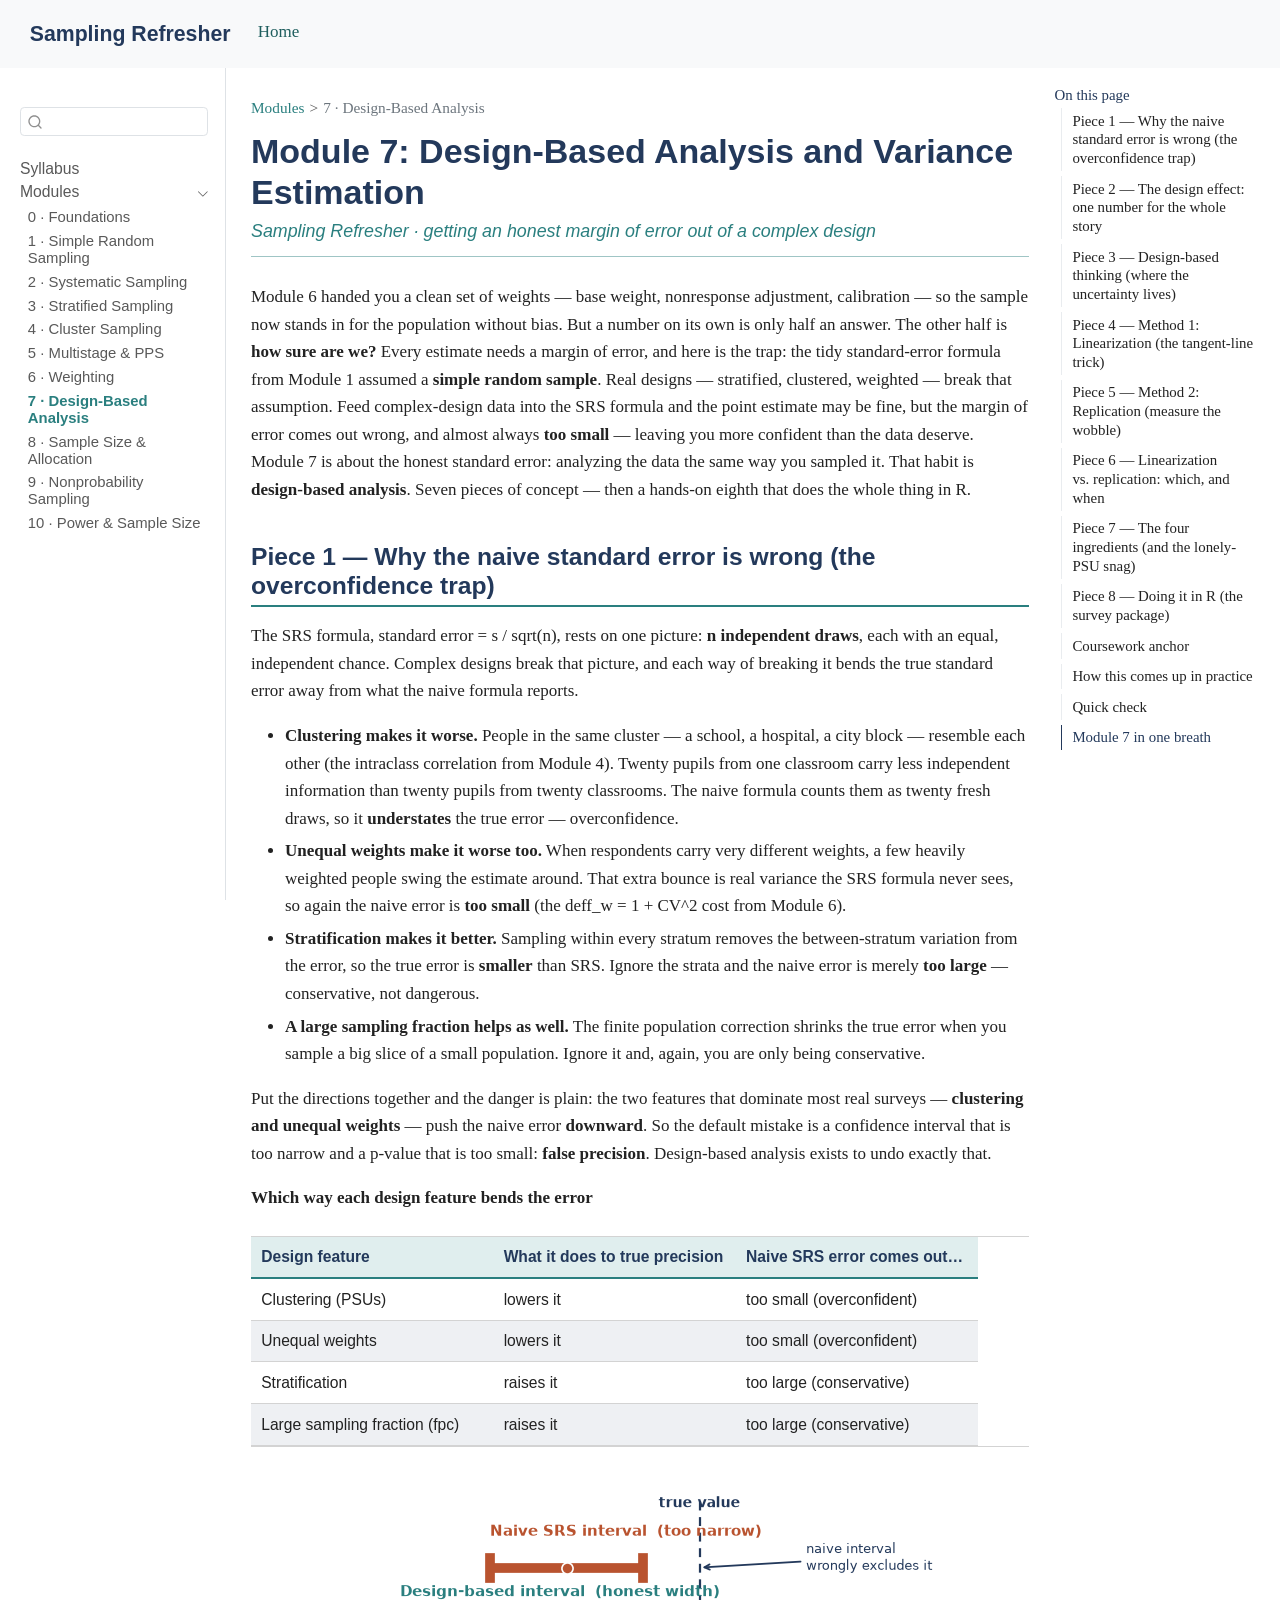
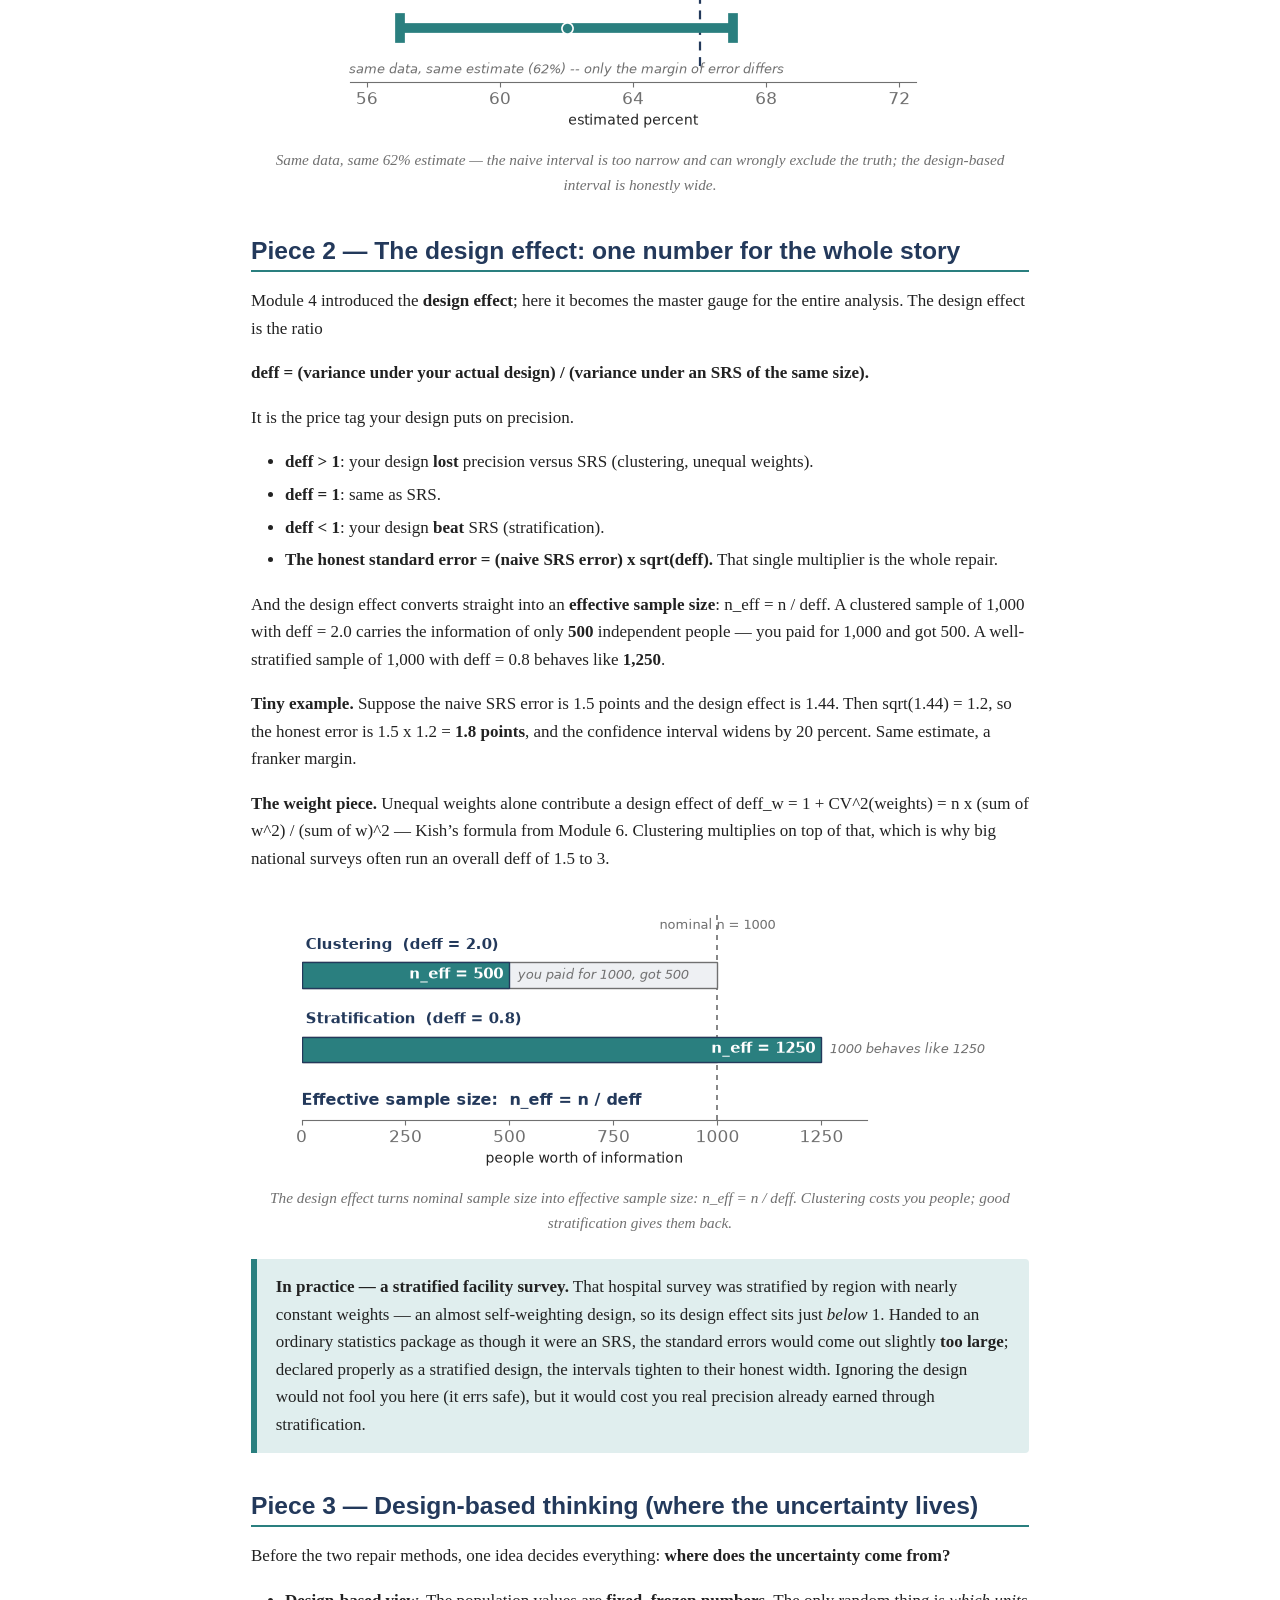
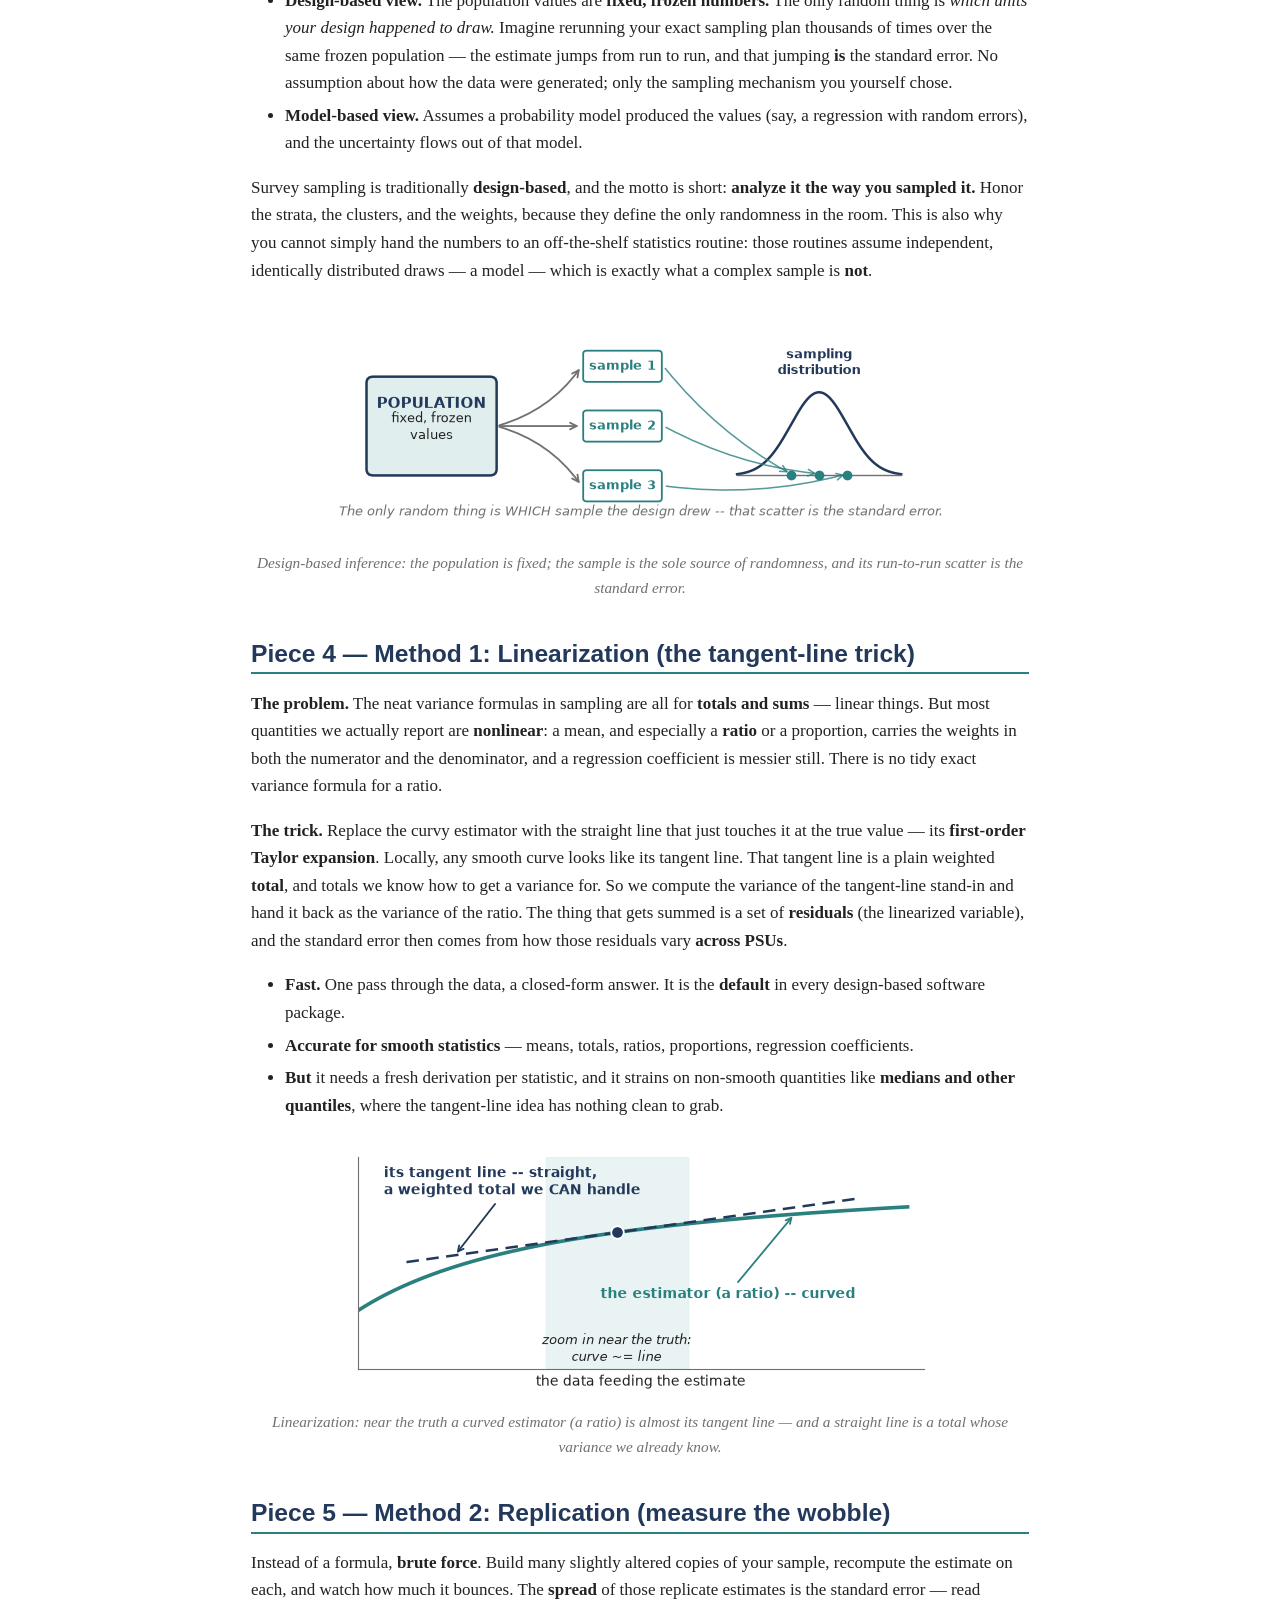
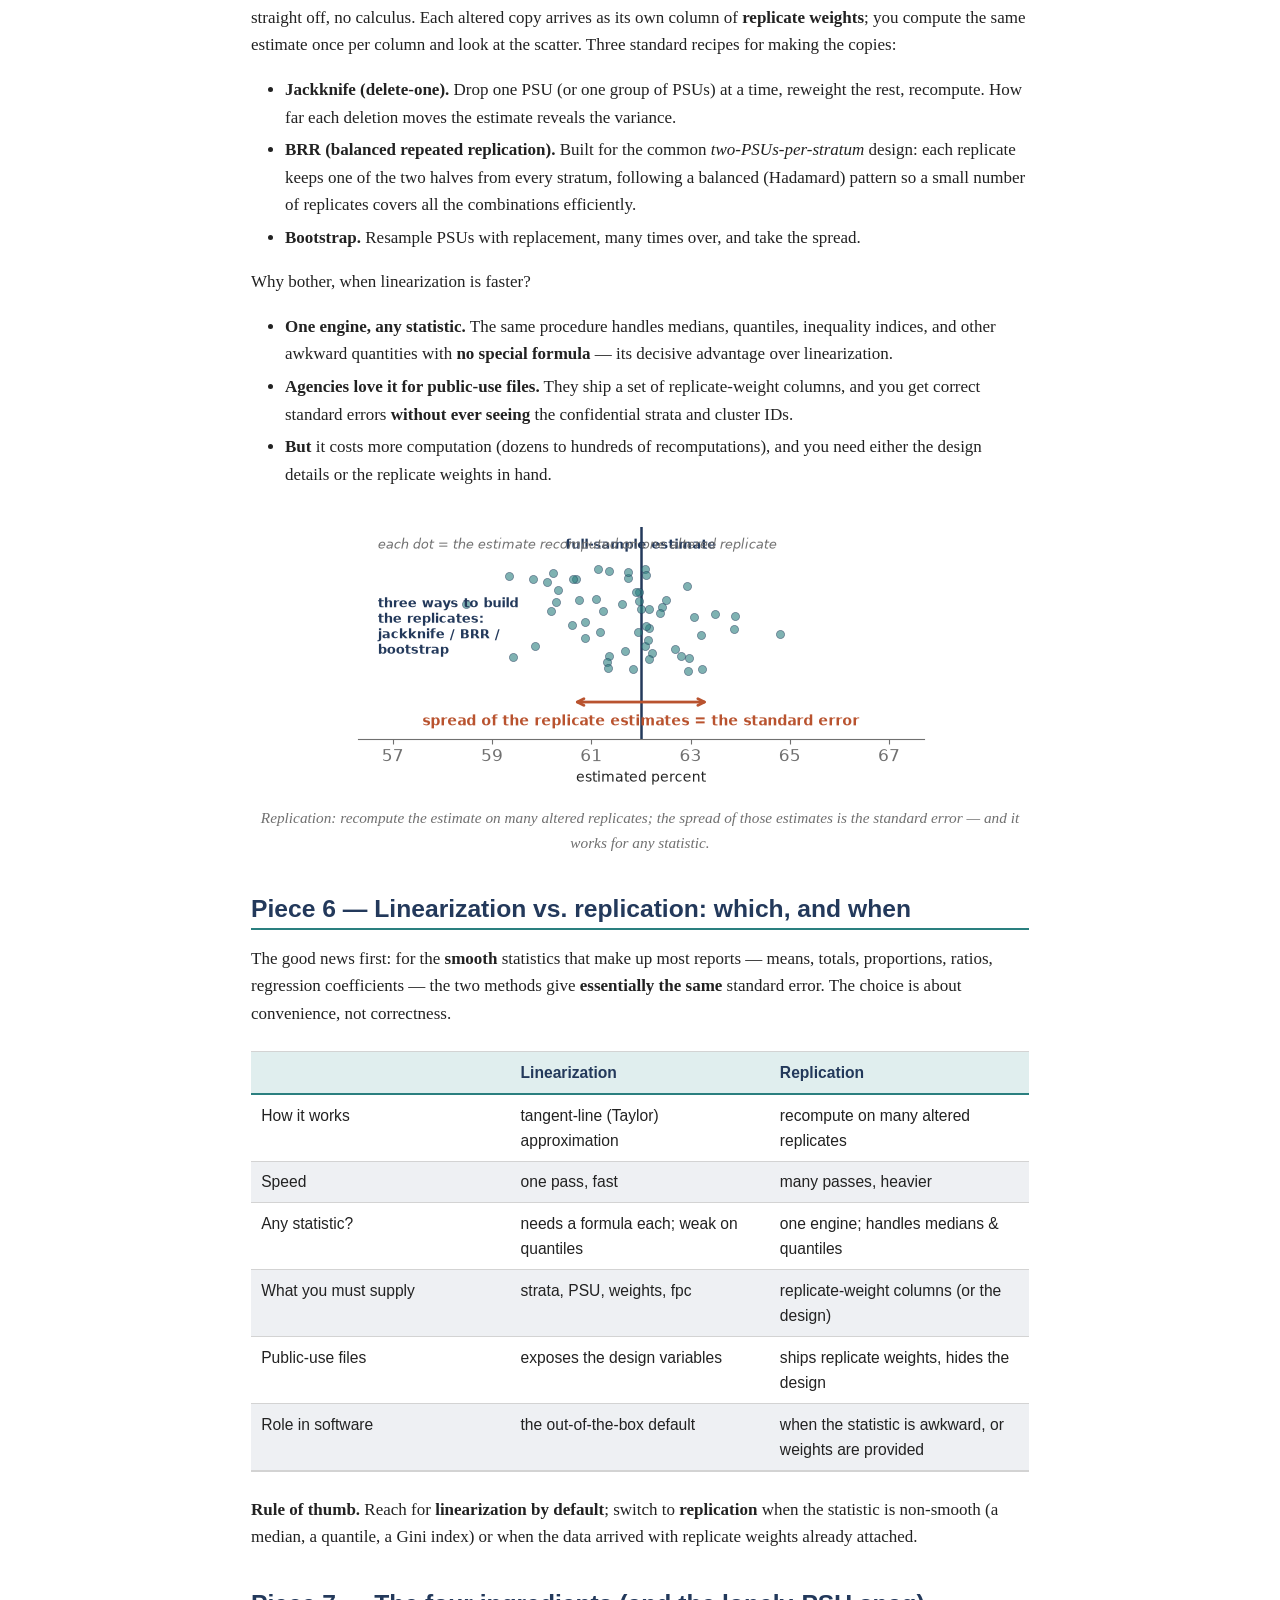
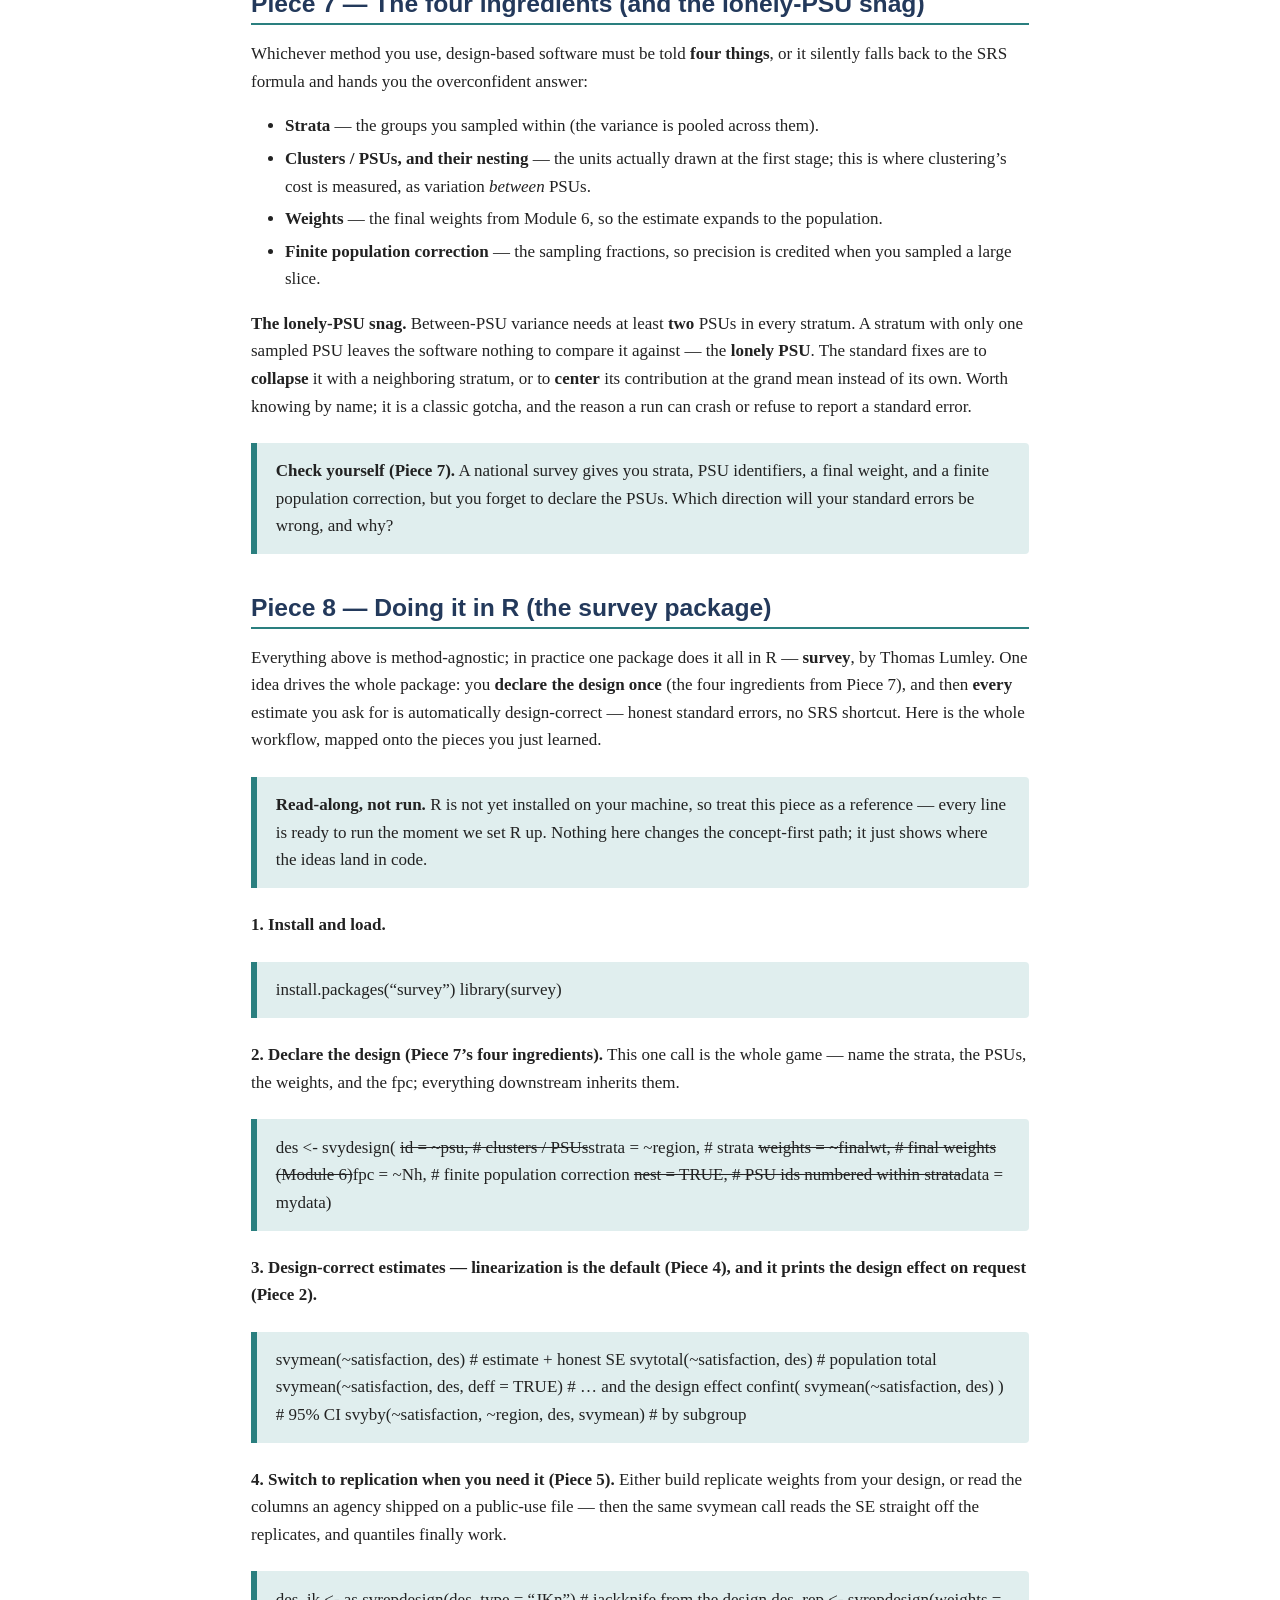
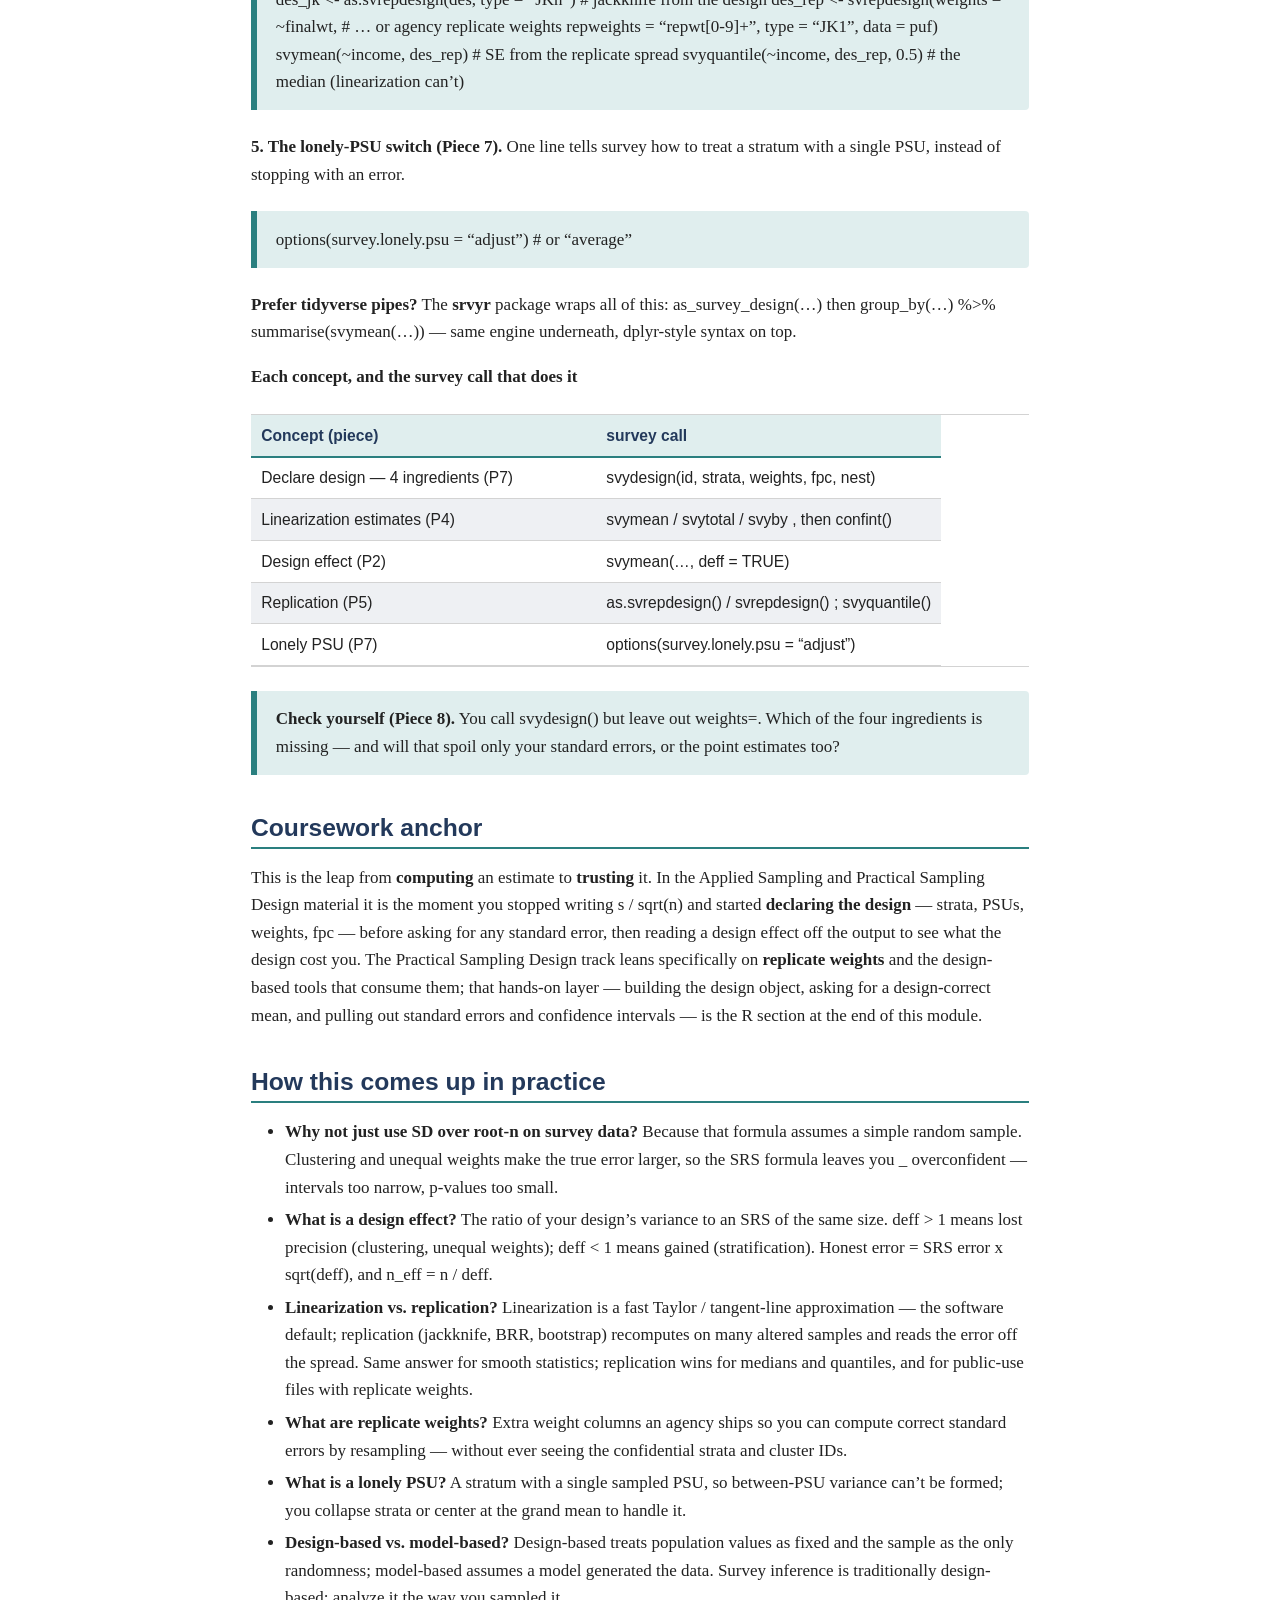
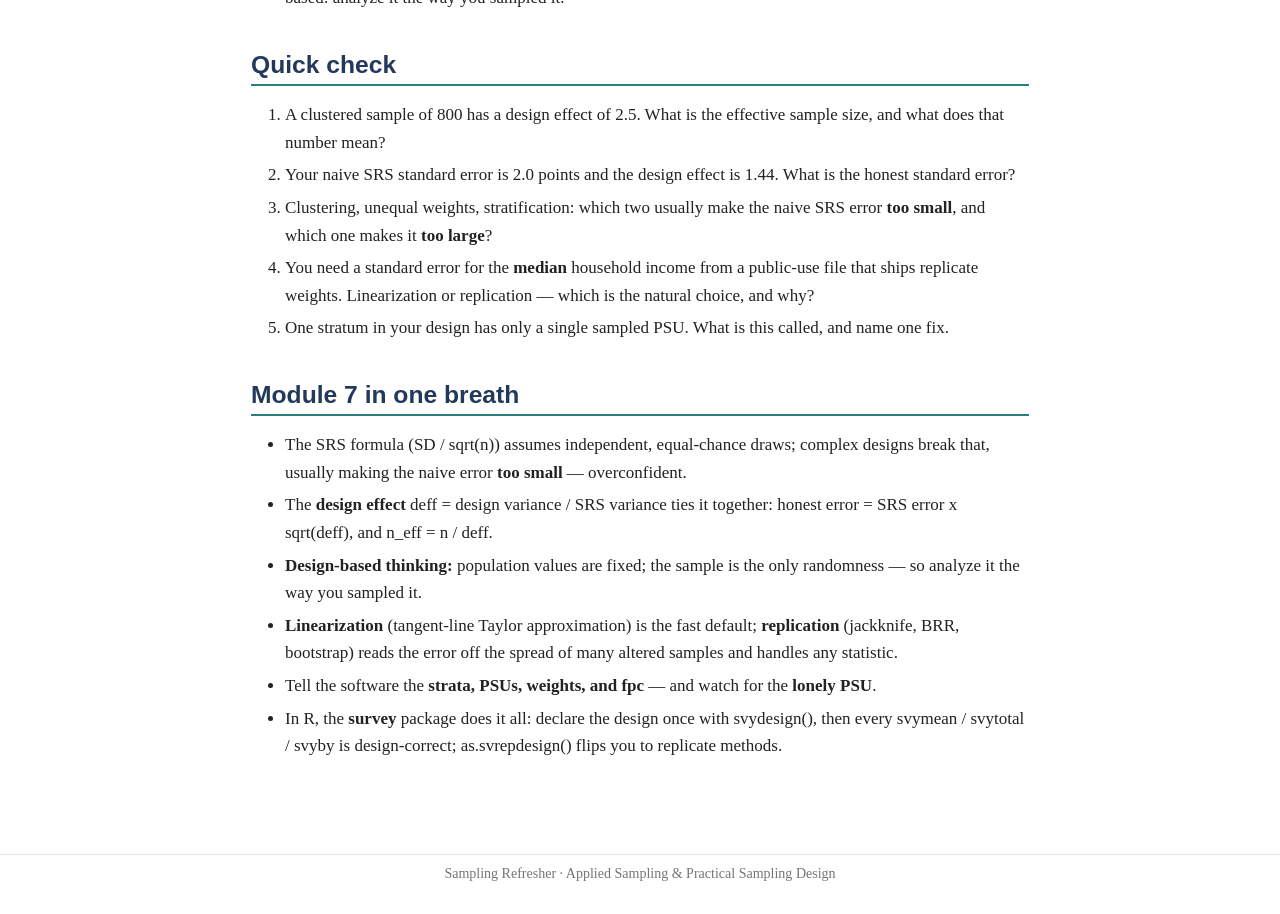
<file: 07-design-based-analysis.html>
<!DOCTYPE html>
<html xmlns="http://www.w3.org/1999/xhtml" lang="en" xml:lang="en"><head>

<meta charset="utf-8">
<meta name="generator" content="quarto-1.9.38">

<meta name="viewport" content="width=device-width, initial-scale=1.0, user-scalable=yes">


<title>Module 7: Design-Based Analysis and Variance Estimation – Sampling Refresher</title>
<style>
/* Default styles provided by pandoc.
** See https://pandoc.org/MANUAL.html#variables-for-html for config info.
*/
code{white-space: pre-wrap;}
span.smallcaps{font-variant: small-caps;}
div.columns{display: flex; gap: min(4vw, 1.5em);}
div.column{flex: auto; overflow-x: auto;}
div.hanging-indent{margin-left: 1.5em; text-indent: -1.5em;}
ul.task-list{list-style: none;}
ul.task-list li input[type="checkbox"] {
  width: 0.8em;
  margin: 0 0.8em 0.2em -1em; /* quarto-specific, see https://github.com/quarto-dev/quarto-cli/issues/4556 */ 
  vertical-align: middle;
}
</style>


<script src="site_libs/quarto-nav/quarto-nav.js"></script>
<script src="site_libs/quarto-nav/headroom.min.js"></script>
<script src="site_libs/clipboard/clipboard.min.js"></script>
<script src="site_libs/quarto-search/autocomplete.umd.js"></script>
<script src="site_libs/quarto-search/fuse.min.js"></script>
<script src="site_libs/quarto-search/quarto-search.js"></script>
<meta name="quarto:offset" content="./">
<script src="site_libs/quarto-html/quarto.js" type="module"></script>
<script src="site_libs/quarto-html/tabsets/tabsets.js" type="module"></script>
<script src="site_libs/quarto-html/popper.min.js"></script>
<script src="site_libs/quarto-html/tippy.umd.min.js"></script>
<script src="site_libs/quarto-html/anchor.min.js"></script>
<link href="site_libs/quarto-html/tippy.css" rel="stylesheet">
<link href="site_libs/quarto-html/quarto-syntax-highlighting-15634bcf2e68342d4ad2dfa704d543f6.css" rel="stylesheet" id="quarto-text-highlighting-styles">
<script src="site_libs/bootstrap/bootstrap.min.js"></script>
<link href="site_libs/bootstrap/bootstrap-icons.css" rel="stylesheet">
<link href="site_libs/bootstrap/bootstrap-e8d91532b558204ec916bde7de9fbf8c.min.css" rel="stylesheet" append-hash="true" id="quarto-bootstrap" data-mode="light">
<script id="quarto-search-options" type="application/json">{
  "location": "sidebar",
  "copy-button": false,
  "collapse-after": 3,
  "panel-placement": "start",
  "type": "textbox",
  "limit": 50,
  "keyboard-shortcut": [
    "f",
    "/",
    "s"
  ],
  "language": {
    "search-no-results-text": "No results",
    "search-matching-documents-text": "matching documents",
    "search-copy-link-title": "Copy link to search",
    "search-hide-matches-text": "Hide additional matches",
    "search-more-match-text": "more match in this document",
    "search-more-matches-text": "more matches in this document",
    "search-clear-button-title": "Clear",
    "search-text-placeholder": "",
    "search-detached-cancel-button-title": "Cancel",
    "search-submit-button-title": "Submit",
    "search-label": "Search"
  }
}</script>


</head>

<body class="nav-sidebar docked nav-fixed quarto-light">

<div id="quarto-search-results"></div>
  <header id="quarto-header" class="headroom fixed-top">
    <nav class="navbar navbar-expand-lg " data-bs-theme="dark">
      <div class="navbar-container container-fluid">
      <div class="navbar-brand-container mx-auto">
    <a class="navbar-brand" href="./index.html">
    <span class="navbar-title">Sampling Refresher</span>
    </a>
  </div>
          <button class="navbar-toggler" type="button" data-bs-toggle="collapse" data-bs-target="#navbarCollapse" aria-controls="navbarCollapse" role="menu" aria-expanded="false" aria-label="Toggle navigation" onclick="if (window.quartoToggleHeadroom) { window.quartoToggleHeadroom(); }">
  <span class="navbar-toggler-icon"></span>
</button>
          <div class="collapse navbar-collapse" id="navbarCollapse">
            <ul class="navbar-nav navbar-nav-scroll me-auto">
  <li class="nav-item">
    <a class="nav-link active" href="./index.html" aria-current="page"> 
<span class="menu-text">Home</span></a>
  </li>  
</ul>
          </div> <!-- /navcollapse -->
            <div class="quarto-navbar-tools">
</div>
      </div> <!-- /container-fluid -->
    </nav>
  <nav class="quarto-secondary-nav">
    <div class="container-fluid d-flex">
      <button type="button" class="quarto-btn-toggle btn" data-bs-toggle="collapse" role="button" data-bs-target=".quarto-sidebar-collapse-item" aria-controls="quarto-sidebar" aria-expanded="false" aria-label="Toggle sidebar navigation" onclick="if (window.quartoToggleHeadroom) { window.quartoToggleHeadroom(); }">
        <i class="bi bi-layout-text-sidebar-reverse"></i>
      </button>
        <nav class="quarto-page-breadcrumbs" aria-label="breadcrumb"><ol class="breadcrumb"><li class="breadcrumb-item"><a href="./00-foundations.html">Modules</a></li><li class="breadcrumb-item"><a href="./07-design-based-analysis.html">7 · Design-Based Analysis</a></li></ol></nav>
        <a class="flex-grow-1" role="navigation" data-bs-toggle="collapse" data-bs-target=".quarto-sidebar-collapse-item" aria-controls="quarto-sidebar" aria-expanded="false" aria-label="Toggle sidebar navigation" onclick="if (window.quartoToggleHeadroom) { window.quartoToggleHeadroom(); }">      
        </a>
      <button type="button" class="btn quarto-search-button" aria-label="Search" onclick="window.quartoOpenSearch();">
        <i class="bi bi-search"></i>
      </button>
    </div>
  </nav>
</header>
<!-- content -->
<div id="quarto-content" class="quarto-container page-columns page-rows-contents page-layout-article page-navbar">
<!-- sidebar -->
  <nav id="quarto-sidebar" class="sidebar collapse collapse-horizontal quarto-sidebar-collapse-item sidebar-navigation docked overflow-auto">
        <div class="mt-2 flex-shrink-0 align-items-center">
        <div class="sidebar-search">
        <div id="quarto-search" class="" title="Search"></div>
        </div>
        </div>
    <div class="sidebar-menu-container"> 
    <ul class="list-unstyled mt-1">
        <li class="sidebar-item">
  <div class="sidebar-item-container"> 
  <a href="./index.html" class="sidebar-item-text sidebar-link">
 <span class="menu-text">Syllabus</span></a>
  </div>
</li>
        <li class="sidebar-item sidebar-item-section">
      <div class="sidebar-item-container"> 
            <a class="sidebar-item-text sidebar-link text-start" data-bs-toggle="collapse" data-bs-target="#quarto-sidebar-section-1" role="navigation" aria-expanded="true">
 <span class="menu-text">Modules</span></a>
          <a class="sidebar-item-toggle text-start" data-bs-toggle="collapse" data-bs-target="#quarto-sidebar-section-1" role="navigation" aria-expanded="true" aria-label="Toggle section">
            <i class="bi bi-chevron-right ms-2"></i>
          </a> 
      </div>
      <ul id="quarto-sidebar-section-1" class="collapse list-unstyled sidebar-section depth1 show">  
          <li class="sidebar-item">
  <div class="sidebar-item-container"> 
  <a href="./00-foundations.html" class="sidebar-item-text sidebar-link">
 <span class="menu-text">0 · Foundations</span></a>
  </div>
</li>
          <li class="sidebar-item">
  <div class="sidebar-item-container"> 
  <a href="./01-simple-random-sampling.html" class="sidebar-item-text sidebar-link">
 <span class="menu-text">1 · Simple Random Sampling</span></a>
  </div>
</li>
          <li class="sidebar-item">
  <div class="sidebar-item-container"> 
  <a href="./02-systematic-sampling.html" class="sidebar-item-text sidebar-link">
 <span class="menu-text">2 · Systematic Sampling</span></a>
  </div>
</li>
          <li class="sidebar-item">
  <div class="sidebar-item-container"> 
  <a href="./03-stratified-sampling.html" class="sidebar-item-text sidebar-link">
 <span class="menu-text">3 · Stratified Sampling</span></a>
  </div>
</li>
          <li class="sidebar-item">
  <div class="sidebar-item-container"> 
  <a href="./04-cluster-sampling.html" class="sidebar-item-text sidebar-link">
 <span class="menu-text">4 · Cluster Sampling</span></a>
  </div>
</li>
          <li class="sidebar-item">
  <div class="sidebar-item-container"> 
  <a href="./05-multistage-pps.html" class="sidebar-item-text sidebar-link">
 <span class="menu-text">5 · Multistage &amp; PPS</span></a>
  </div>
</li>
          <li class="sidebar-item">
  <div class="sidebar-item-container"> 
  <a href="./06-weighting.html" class="sidebar-item-text sidebar-link">
 <span class="menu-text">6 · Weighting</span></a>
  </div>
</li>
          <li class="sidebar-item">
  <div class="sidebar-item-container"> 
  <a href="./07-design-based-analysis.html" class="sidebar-item-text sidebar-link active">
 <span class="menu-text">7 · Design-Based Analysis</span></a>
  </div>
</li>
          <li class="sidebar-item">
  <div class="sidebar-item-container"> 
  <a href="./08-sample-size-allocation.html" class="sidebar-item-text sidebar-link">
 <span class="menu-text">8 · Sample Size &amp; Allocation</span></a>
  </div>
</li>
          <li class="sidebar-item">
  <div class="sidebar-item-container"> 
  <a href="./09-nonprobability-sampling.html" class="sidebar-item-text sidebar-link">
 <span class="menu-text">9 · Nonprobability Sampling</span></a>
  </div>
</li>
          <li class="sidebar-item">
  <div class="sidebar-item-container"> 
  <a href="./10-power-sample-size.html" class="sidebar-item-text sidebar-link">
 <span class="menu-text">10 · Power &amp; Sample Size</span></a>
  </div>
</li>
      </ul>
  </li>
    </ul>
    </div>
</nav>
<div id="quarto-sidebar-glass" class="quarto-sidebar-collapse-item" data-bs-toggle="collapse" data-bs-target=".quarto-sidebar-collapse-item"></div>
<!-- margin-sidebar -->
    <div id="quarto-margin-sidebar" class="sidebar margin-sidebar">
        <nav id="TOC" role="doc-toc" class="toc-active">
    <h2 id="toc-title">On this page</h2>
   
  <ul class="collapse">
  <li><a href="#piece-1-why-the-naive-standard-error-is-wrong-the-overconfidence-trap" id="toc-piece-1-why-the-naive-standard-error-is-wrong-the-overconfidence-trap" class="nav-link active" data-scroll-target="#piece-1-why-the-naive-standard-error-is-wrong-the-overconfidence-trap">Piece 1 — Why the naive standard error is wrong (the overconfidence trap)</a></li>
  <li><a href="#piece-2-the-design-effect-one-number-for-the-whole-story" id="toc-piece-2-the-design-effect-one-number-for-the-whole-story" class="nav-link" data-scroll-target="#piece-2-the-design-effect-one-number-for-the-whole-story">Piece 2 — The design effect: one number for the whole story</a></li>
  <li><a href="#piece-3-design-based-thinking-where-the-uncertainty-lives" id="toc-piece-3-design-based-thinking-where-the-uncertainty-lives" class="nav-link" data-scroll-target="#piece-3-design-based-thinking-where-the-uncertainty-lives">Piece 3 — Design-based thinking (where the uncertainty lives)</a></li>
  <li><a href="#piece-4-method-1-linearization-the-tangent-line-trick" id="toc-piece-4-method-1-linearization-the-tangent-line-trick" class="nav-link" data-scroll-target="#piece-4-method-1-linearization-the-tangent-line-trick">Piece 4 — Method 1: Linearization (the tangent-line trick)</a></li>
  <li><a href="#piece-5-method-2-replication-measure-the-wobble" id="toc-piece-5-method-2-replication-measure-the-wobble" class="nav-link" data-scroll-target="#piece-5-method-2-replication-measure-the-wobble">Piece 5 — Method 2: Replication (measure the wobble)</a></li>
  <li><a href="#piece-6-linearization-vs.-replication-which-and-when" id="toc-piece-6-linearization-vs.-replication-which-and-when" class="nav-link" data-scroll-target="#piece-6-linearization-vs.-replication-which-and-when">Piece 6 — Linearization vs.&nbsp;replication: which, and when</a></li>
  <li><a href="#piece-7-the-four-ingredients-and-the-lonely-psu-snag" id="toc-piece-7-the-four-ingredients-and-the-lonely-psu-snag" class="nav-link" data-scroll-target="#piece-7-the-four-ingredients-and-the-lonely-psu-snag">Piece 7 — The four ingredients (and the lonely-PSU snag)</a></li>
  <li><a href="#piece-8-doing-it-in-r-the-survey-package" id="toc-piece-8-doing-it-in-r-the-survey-package" class="nav-link" data-scroll-target="#piece-8-doing-it-in-r-the-survey-package">Piece 8 — Doing it in R (the survey package)</a></li>
  <li><a href="#coursework-anchor" id="toc-coursework-anchor" class="nav-link" data-scroll-target="#coursework-anchor">Coursework anchor</a></li>
  <li><a href="#how-this-comes-up-in-practice" id="toc-how-this-comes-up-in-practice" class="nav-link" data-scroll-target="#how-this-comes-up-in-practice">How this comes up in practice</a></li>
  <li><a href="#quick-check" id="toc-quick-check" class="nav-link" data-scroll-target="#quick-check">Quick check</a></li>
  <li><a href="#module-7-in-one-breath" id="toc-module-7-in-one-breath" class="nav-link" data-scroll-target="#module-7-in-one-breath">Module 7 in one breath</a></li>
  </ul>
</nav>
    </div>
<!-- main -->
<main class="content" id="quarto-document-content">

<header id="title-block-header" class="quarto-title-block default"><nav class="quarto-page-breadcrumbs quarto-title-breadcrumbs d-none d-lg-block" aria-label="breadcrumb"><ol class="breadcrumb"><li class="breadcrumb-item"><a href="./00-foundations.html">Modules</a></li><li class="breadcrumb-item"><a href="./07-design-based-analysis.html">7 · Design-Based Analysis</a></li></ol></nav>
<div class="quarto-title">
<h1 class="title">Module 7: Design-Based Analysis and Variance Estimation</h1>
<p class="subtitle lead">Sampling Refresher · getting an honest margin of error out of a complex design</p>
</div>



<div class="quarto-title-meta">

    
  
    
  </div>
  


</header>


<p>Module 6 handed you a clean set of weights — base weight, nonresponse adjustment, calibration — so the sample now stands in for the population without bias. But a number on its own is only half an answer. The other half is <strong>how sure are we?</strong> Every estimate needs a margin of error, and here is the trap: the tidy standard-error formula from Module 1 assumed a <strong>simple random sample</strong>. Real designs — stratified, clustered, weighted — break that assumption. Feed complex-design data into the SRS formula and the point estimate may be fine, but the margin of error comes out wrong, and almost always <strong>too small</strong> — leaving you more confident than the data deserve. Module 7 is about the honest standard error: analyzing the data the same way you sampled it. That habit is <strong>design-based analysis</strong>. Seven pieces of concept — then a hands-on eighth that does the whole thing in R.</p>
<section id="piece-1-why-the-naive-standard-error-is-wrong-the-overconfidence-trap" class="level2">
<h2 class="anchored" data-anchor-id="piece-1-why-the-naive-standard-error-is-wrong-the-overconfidence-trap">Piece 1 — Why the naive standard error is wrong (the overconfidence trap)</h2>
<p>The SRS formula, standard error = s / sqrt(n), rests on one picture: <strong>n independent draws</strong>, each with an equal, independent chance. Complex designs break that picture, and each way of breaking it bends the true standard error away from what the naive formula reports.</p>
<ul>
<li><strong>Clustering makes it worse.</strong> People in the same cluster — a school, a hospital, a city block — resemble each other (the intraclass correlation from Module 4). Twenty pupils from one classroom carry less independent information than twenty pupils from twenty classrooms. The naive formula counts them as twenty fresh draws, so it <strong>understates</strong> the true error — overconfidence.</li>
<li><strong>Unequal weights make it worse too.</strong> When respondents carry very different weights, a few heavily weighted people swing the estimate around. That extra bounce is real variance the SRS formula never sees, so again the naive error is <strong>too small</strong> (the deff_w = 1 + CV^2 cost from Module 6).</li>
<li><strong>Stratification makes it better.</strong> Sampling within every stratum removes the between-stratum variation from the error, so the true error is <strong>smaller</strong> than SRS. Ignore the strata and the naive error is merely <strong>too large</strong> — conservative, not dangerous.</li>
<li><strong>A large sampling fraction helps as well.</strong> The finite population correction shrinks the true error when you sample a big slice of a small population. Ignore it and, again, you are only being conservative.</li>
</ul>
<p>Put the directions together and the danger is plain: the two features that dominate most real surveys — <strong>clustering and unequal weights</strong> — push the naive error <strong>downward</strong>. So the default mistake is a confidence interval that is too narrow and a p-value that is too small: <strong>false precision</strong>. Design-based analysis exists to undo exactly that.</p>
<p><strong>Which way each design feature bends the error</strong></p>
<table class="caption-top table">
<colgroup>
<col style="width: 33%">
<col style="width: 33%">
<col style="width: 33%">
</colgroup>
<thead>
<tr class="header">
<th><strong>Design feature</strong></th>
<th><strong>What it does to true precision</strong></th>
<th><strong>Naive SRS error comes out…</strong></th>
</tr>
</thead>
<tbody>
<tr class="odd">
<td>Clustering (PSUs)</td>
<td>lowers it</td>
<td>too small (overconfident)</td>
</tr>
<tr class="even">
<td>Unequal weights</td>
<td>lowers it</td>
<td>too small (overconfident)</td>
</tr>
<tr class="odd">
<td>Stratification</td>
<td>raises it</td>
<td>too large (conservative)</td>
</tr>
<tr class="even">
<td>Large sampling fraction (fpc)</td>
<td>raises it</td>
<td>too large (conservative)</td>
</tr>
</tbody>
</table>
<div class="quarto-figure quarto-figure-center">
<figure class="figure">
<p><img src="figures/07-design-based-analysis-fig1.png" class="img-fluid figure-img"></p>
<figcaption><em>Same data, same 62% estimate — the naive interval is too narrow and can wrongly exclude the truth; the design-based interval is honestly wide.</em></figcaption>
</figure>
</div>
</section>
<section id="piece-2-the-design-effect-one-number-for-the-whole-story" class="level2">
<h2 class="anchored" data-anchor-id="piece-2-the-design-effect-one-number-for-the-whole-story">Piece 2 — The design effect: one number for the whole story</h2>
<p>Module 4 introduced the <strong>design effect</strong>; here it becomes the master gauge for the entire analysis. The design effect is the ratio</p>
<p><strong>deff = (variance under your actual design) / (variance under an SRS of the same size).</strong></p>
<p>It is the price tag your design puts on precision.</p>
<ul>
<li><strong>deff &gt; 1</strong>: your design <strong>lost</strong> precision versus SRS (clustering, unequal weights).</li>
<li><strong>deff = 1</strong>: same as SRS.</li>
<li><strong>deff &lt; 1</strong>: your design <strong>beat</strong> SRS (stratification).</li>
<li><strong>The honest standard error = (naive SRS error) x sqrt(deff).</strong> That single multiplier is the whole repair.</li>
</ul>
<p>And the design effect converts straight into an <strong>effective sample size</strong>: n_eff = n / deff. A clustered sample of 1,000 with deff = 2.0 carries the information of only <strong>500</strong> independent people — you paid for 1,000 and got 500. A well-stratified sample of 1,000 with deff = 0.8 behaves like <strong>1,250</strong>.</p>
<p><strong>Tiny example.</strong> Suppose the naive SRS error is 1.5 points and the design effect is 1.44. Then sqrt(1.44) = 1.2, so the honest error is 1.5 x 1.2 = <strong>1.8 points</strong>, and the confidence interval widens by 20 percent. Same estimate, a franker margin.</p>
<p><strong>The weight piece.</strong> Unequal weights alone contribute a design effect of deff_w = 1 + CV^2(weights) = n x (sum of w^2) / (sum of w)^2 — Kish’s formula from Module 6. Clustering multiplies on top of that, which is why big national surveys often run an overall deff of 1.5 to 3.</p>
<div class="quarto-figure quarto-figure-center">
<figure class="figure">
<p><img src="figures/07-design-based-analysis-fig2.png" class="img-fluid figure-img"></p>
<figcaption><em>The design effect turns nominal sample size into effective sample size: n_eff = n / deff. Clustering costs you people; good stratification gives them back.</em></figcaption>
</figure>
</div>
<div class="fieldnote">
<p><strong>In practice — a stratified facility survey.</strong> That hospital survey was stratified by region with nearly constant weights — an almost self-weighting design, so its design effect sits just <em>below</em> 1. Handed to an ordinary statistics package as though it were an SRS, the standard errors would come out slightly <strong>too large</strong>; declared properly as a stratified design, the intervals tighten to their honest width. Ignoring the design would not fool you here (it errs safe), but it would cost you real precision already earned through stratification.</p>
</div>
</section>
<section id="piece-3-design-based-thinking-where-the-uncertainty-lives" class="level2">
<h2 class="anchored" data-anchor-id="piece-3-design-based-thinking-where-the-uncertainty-lives">Piece 3 — Design-based thinking (where the uncertainty lives)</h2>
<p>Before the two repair methods, one idea decides everything: <strong>where does the uncertainty come from?</strong></p>
<ul>
<li><strong>Design-based view.</strong> The population values are <strong>fixed, frozen numbers.</strong> The only random thing is <em>which units your design happened to draw.</em> Imagine rerunning your exact sampling plan thousands of times over the same frozen population — the estimate jumps from run to run, and that jumping <strong>is</strong> the standard error. No assumption about how the data were generated; only the sampling mechanism you yourself chose.</li>
<li><strong>Model-based view.</strong> Assumes a probability model produced the values (say, a regression with random errors), and the uncertainty flows out of that model.</li>
</ul>
<p>Survey sampling is traditionally <strong>design-based</strong>, and the motto is short: <strong>analyze it the way you sampled it.</strong> Honor the strata, the clusters, and the weights, because they define the only randomness in the room. This is also why you cannot simply hand the numbers to an off-the-shelf statistics routine: those routines assume independent, identically distributed draws — a model — which is exactly what a complex sample is <strong>not</strong>.</p>
<div class="quarto-figure quarto-figure-center">
<figure class="figure">
<p><img src="figures/07-design-based-analysis-fig3.png" class="img-fluid figure-img"></p>
<figcaption><em>Design-based inference: the population is fixed; the sample is the sole source of randomness, and its run-to-run scatter is the standard error.</em></figcaption>
</figure>
</div>
</section>
<section id="piece-4-method-1-linearization-the-tangent-line-trick" class="level2">
<h2 class="anchored" data-anchor-id="piece-4-method-1-linearization-the-tangent-line-trick">Piece 4 — Method 1: Linearization (the tangent-line trick)</h2>
<p><strong>The problem.</strong> The neat variance formulas in sampling are all for <strong>totals and sums</strong> — linear things. But most quantities we actually report are <strong>nonlinear</strong>: a mean, and especially a <strong>ratio</strong> or a proportion, carries the weights in both the numerator and the denominator, and a regression coefficient is messier still. There is no tidy exact variance formula for a ratio.</p>
<p><strong>The trick.</strong> Replace the curvy estimator with the straight line that just touches it at the true value — its <strong>first-order Taylor expansion</strong>. Locally, any smooth curve looks like its tangent line. That tangent line is a plain weighted <strong>total</strong>, and totals we know how to get a variance for. So we compute the variance of the tangent-line stand-in and hand it back as the variance of the ratio. The thing that gets summed is a set of <strong>residuals</strong> (the linearized variable), and the standard error then comes from how those residuals vary <strong>across PSUs</strong>.</p>
<ul>
<li><strong>Fast.</strong> One pass through the data, a closed-form answer. It is the <strong>default</strong> in every design-based software package.</li>
<li><strong>Accurate for smooth statistics</strong> — means, totals, ratios, proportions, regression coefficients.</li>
<li><strong>But</strong> it needs a fresh derivation per statistic, and it strains on non-smooth quantities like <strong>medians and other quantiles</strong>, where the tangent-line idea has nothing clean to grab.</li>
</ul>
<div class="quarto-figure quarto-figure-center">
<figure class="figure">
<p><img src="figures/07-design-based-analysis-fig4.png" class="img-fluid figure-img"></p>
<figcaption><em>Linearization: near the truth a curved estimator (a ratio) is almost its tangent line — and a straight line is a total whose variance we already know.</em></figcaption>
</figure>
</div>
</section>
<section id="piece-5-method-2-replication-measure-the-wobble" class="level2">
<h2 class="anchored" data-anchor-id="piece-5-method-2-replication-measure-the-wobble">Piece 5 — Method 2: Replication (measure the wobble)</h2>
<p>Instead of a formula, <strong>brute force</strong>. Build many slightly altered copies of your sample, recompute the estimate on each, and watch how much it bounces. The <strong>spread</strong> of those replicate estimates is the standard error — read straight off, no calculus. Each altered copy arrives as its own column of <strong>replicate weights</strong>; you compute the same estimate once per column and look at the scatter. Three standard recipes for making the copies:</p>
<ul>
<li><strong>Jackknife (delete-one).</strong> Drop one PSU (or one group of PSUs) at a time, reweight the rest, recompute. How far each deletion moves the estimate reveals the variance.</li>
<li><strong>BRR (balanced repeated replication).</strong> Built for the common <em>two-PSUs-per-stratum</em> design: each replicate keeps one of the two halves from every stratum, following a balanced (Hadamard) pattern so a small number of replicates covers all the combinations efficiently.</li>
<li><strong>Bootstrap.</strong> Resample PSUs with replacement, many times over, and take the spread.</li>
</ul>
<p>Why bother, when linearization is faster?</p>
<ul>
<li><strong>One engine, any statistic.</strong> The same procedure handles medians, quantiles, inequality indices, and other awkward quantities with <strong>no special formula</strong> — its decisive advantage over linearization.</li>
<li><strong>Agencies love it for public-use files.</strong> They ship a set of replicate-weight columns, and you get correct standard errors <strong>without ever seeing</strong> the confidential strata and cluster IDs.</li>
<li><strong>But</strong> it costs more computation (dozens to hundreds of recomputations), and you need either the design details or the replicate weights in hand.</li>
</ul>
<div class="quarto-figure quarto-figure-center">
<figure class="figure">
<p><img src="figures/07-design-based-analysis-fig5.png" class="img-fluid figure-img"></p>
<figcaption><em>Replication: recompute the estimate on many altered replicates; the spread of those estimates is the standard error — and it works for any statistic.</em></figcaption>
</figure>
</div>
</section>
<section id="piece-6-linearization-vs.-replication-which-and-when" class="level2">
<h2 class="anchored" data-anchor-id="piece-6-linearization-vs.-replication-which-and-when">Piece 6 — Linearization vs.&nbsp;replication: which, and when</h2>
<p>The good news first: for the <strong>smooth</strong> statistics that make up most reports — means, totals, proportions, ratios, regression coefficients — the two methods give <strong>essentially the same</strong> standard error. The choice is about convenience, not correctness.</p>
<table class="caption-top table">
<colgroup>
<col style="width: 33%">
<col style="width: 33%">
<col style="width: 33%">
</colgroup>
<thead>
<tr class="header">
<th></th>
<th><strong>Linearization</strong></th>
<th><strong>Replication</strong></th>
</tr>
</thead>
<tbody>
<tr class="odd">
<td>How it works</td>
<td>tangent-line (Taylor) approximation</td>
<td>recompute on many altered replicates</td>
</tr>
<tr class="even">
<td>Speed</td>
<td>one pass, fast</td>
<td>many passes, heavier</td>
</tr>
<tr class="odd">
<td>Any statistic?</td>
<td>needs a formula each; weak on quantiles</td>
<td>one engine; handles medians &amp; quantiles</td>
</tr>
<tr class="even">
<td>What you must supply</td>
<td>strata, PSU, weights, fpc</td>
<td>replicate-weight columns (or the design)</td>
</tr>
<tr class="odd">
<td>Public-use files</td>
<td>exposes the design variables</td>
<td>ships replicate weights, hides the design</td>
</tr>
<tr class="even">
<td>Role in software</td>
<td>the out-of-the-box default</td>
<td>when the statistic is awkward, or weights are provided</td>
</tr>
</tbody>
</table>
<p><strong>Rule of thumb.</strong> Reach for <strong>linearization by default</strong>; switch to <strong>replication</strong> when the statistic is non-smooth (a median, a quantile, a Gini index) or when the data arrived with replicate weights already attached.</p>
</section>
<section id="piece-7-the-four-ingredients-and-the-lonely-psu-snag" class="level2">
<h2 class="anchored" data-anchor-id="piece-7-the-four-ingredients-and-the-lonely-psu-snag">Piece 7 — The four ingredients (and the lonely-PSU snag)</h2>
<p>Whichever method you use, design-based software must be told <strong>four things</strong>, or it silently falls back to the SRS formula and hands you the overconfident answer:</p>
<ul>
<li><strong>Strata</strong> — the groups you sampled within (the variance is pooled across them).</li>
<li><strong>Clusters / PSUs, and their nesting</strong> — the units actually drawn at the first stage; this is where clustering’s cost is measured, as variation <em>between</em> PSUs.</li>
<li><strong>Weights</strong> — the final weights from Module 6, so the estimate expands to the population.</li>
<li><strong>Finite population correction</strong> — the sampling fractions, so precision is credited when you sampled a large slice.</li>
</ul>
<p><strong>The lonely-PSU snag.</strong> Between-PSU variance needs at least <strong>two</strong> PSUs in every stratum. A stratum with only one sampled PSU leaves the software nothing to compare it against — the <strong>lonely PSU</strong>. The standard fixes are to <strong>collapse</strong> it with a neighboring stratum, or to <strong>center</strong> its contribution at the grand mean instead of its own. Worth knowing by name; it is a classic gotcha, and the reason a run can crash or refuse to report a standard error.</p>
<div class="fieldnote">
<p><strong>Check yourself (Piece 7).</strong> A national survey gives you strata, PSU identifiers, a final weight, and a finite population correction, but you forget to declare the PSUs. Which direction will your standard errors be wrong, and why?</p>
</div>
</section>
<section id="piece-8-doing-it-in-r-the-survey-package" class="level2">
<h2 class="anchored" data-anchor-id="piece-8-doing-it-in-r-the-survey-package">Piece 8 — Doing it in R (the survey package)</h2>
<p>Everything above is method-agnostic; in practice one package does it all in R — <strong>survey</strong>, by Thomas Lumley. One idea drives the whole package: you <strong>declare the design once</strong> (the four ingredients from Piece 7), and then <strong>every</strong> estimate you ask for is automatically design-correct — honest standard errors, no SRS shortcut. Here is the whole workflow, mapped onto the pieces you just learned.</p>
<div class="fieldnote">
<p><strong>Read-along, not run.</strong> R is not yet installed on your machine, so treat this piece as a reference — every line is ready to run the moment we set R up. Nothing here changes the concept-first path; it just shows where the ideas land in code.</p>
</div>
<p><strong>1. Install and load.</strong></p>
<div class="fieldnote">
<p>install.packages(“survey”) library(survey)</p>
</div>
<p><strong>2. Declare the design (Piece 7’s four ingredients).</strong> This one call is the whole game — name the strata, the PSUs, the weights, and the fpc; everything downstream inherits them.</p>
<div class="fieldnote">
<p>des &lt;- svydesign( <del>id = ~psu, # clusters / PSUs</del>strata = ~region, # strata <del>weights = ~finalwt, # final weights (Module 6)</del>fpc = ~Nh, # finite population correction <del>nest = TRUE, # PSU ids numbered within strata</del>data = mydata)</p>
</div>
<p><strong>3. Design-correct estimates — linearization is the default (Piece 4), and it prints the design effect on request (Piece 2).</strong></p>
<div class="fieldnote">
<p>svymean(~satisfaction, des) # estimate + honest SE svytotal(~satisfaction, des) # population total svymean(~satisfaction, des, deff = TRUE) # … and the design effect confint( svymean(~satisfaction, des) ) # 95% CI svyby(~satisfaction, ~region, des, svymean) # by subgroup</p>
</div>
<p><strong>4. Switch to replication when you need it (Piece 5).</strong> Either build replicate weights from your design, or read the columns an agency shipped on a public-use file — then the same svymean call reads the SE straight off the replicates, and quantiles finally work.</p>
<div class="fieldnote">
<p>des_jk &lt;- as.svrepdesign(des, type = “JKn”) # jackknife from the design des_rep &lt;- svrepdesign(weights = ~finalwt, # … or agency replicate weights <sub></sub>repweights = “repwt[0-9]+”, type = “JK1”, data = puf) svymean(~income, des_rep) # SE from the replicate spread svyquantile(~income, des_rep, 0.5) # the median (linearization can’t)</p>
</div>
<p><strong>5. The lonely-PSU switch (Piece 7).</strong> One line tells survey how to treat a stratum with a single PSU, instead of stopping with an error.</p>
<div class="fieldnote">
<p>options(survey.lonely.psu = “adjust”) # or “average”</p>
</div>
<p><strong>Prefer tidyverse pipes?</strong> The <strong>srvyr</strong> package wraps all of this: as_survey_design(…) then group_by(…) %&gt;% summarise(svymean(…)) — same engine underneath, dplyr-style syntax on top.</p>
<p><strong>Each concept, and the survey call that does it</strong></p>
<table class="caption-top table">
<colgroup>
<col style="width: 50%">
<col style="width: 50%">
</colgroup>
<thead>
<tr class="header">
<th><strong>Concept (piece)</strong></th>
<th><strong>survey call</strong></th>
</tr>
</thead>
<tbody>
<tr class="odd">
<td>Declare design — 4 ingredients (P7)</td>
<td>svydesign(id, strata, weights, fpc, nest)</td>
</tr>
<tr class="even">
<td>Linearization estimates (P4)</td>
<td>svymean / svytotal / svyby , then confint()</td>
</tr>
<tr class="odd">
<td>Design effect (P2)</td>
<td>svymean(…, deff = TRUE)</td>
</tr>
<tr class="even">
<td>Replication (P5)</td>
<td>as.svrepdesign() / svrepdesign() ; svyquantile()</td>
</tr>
<tr class="odd">
<td>Lonely PSU (P7)</td>
<td>options(survey.lonely.psu = “adjust”)</td>
</tr>
</tbody>
</table>
<div class="fieldnote">
<p><strong>Check yourself (Piece 8).</strong> You call svydesign() but leave out weights=. Which of the four ingredients is missing — and will that spoil only your standard errors, or the point estimates too?</p>
</div>
</section>
<section id="coursework-anchor" class="level2">
<h2 class="anchored" data-anchor-id="coursework-anchor">Coursework anchor</h2>
<p>This is the leap from <strong>computing</strong> an estimate to <strong>trusting</strong> it. In the Applied Sampling and Practical Sampling Design material it is the moment you stopped writing s / sqrt(n) and started <strong>declaring the design</strong> — strata, PSUs, weights, fpc — before asking for any standard error, then reading a design effect off the output to see what the design cost you. The Practical Sampling Design track leans specifically on <strong>replicate weights</strong> and the design-based tools that consume them; that hands-on layer — building the design object, asking for a design-correct mean, and pulling out standard errors and confidence intervals — is the R section at the end of this module.</p>
</section>
<section id="how-this-comes-up-in-practice" class="level2">
<h2 class="anchored" data-anchor-id="how-this-comes-up-in-practice">How this comes up in practice</h2>
<ul>
<li><strong>Why not just use SD over root-n on survey data?</strong> Because that formula assumes a simple random sample. Clustering and unequal weights make the true error larger, so the SRS formula leaves you _ overconfident — intervals too narrow, p-values too small.</li>
<li><strong>What is a design effect?</strong> The ratio of your design’s variance to an SRS of the same size. deff &gt; 1 means lost precision (clustering, unequal weights); deff &lt; 1 means gained (stratification). Honest error = SRS error x sqrt(deff), and n_eff = n / deff.</li>
<li><strong>Linearization vs.&nbsp;replication?</strong> Linearization is a fast Taylor / tangent-line approximation — the software default; replication (jackknife, BRR, bootstrap) recomputes on many altered samples and reads the error off the spread. Same answer for smooth statistics; replication wins for medians and quantiles, and for public-use files with replicate weights.</li>
<li><strong>What are replicate weights?</strong> Extra weight columns an agency ships so you can compute correct standard errors by resampling — without ever seeing the confidential strata and cluster IDs.</li>
<li><strong>What is a lonely PSU?</strong> A stratum with a single sampled PSU, so between-PSU variance can’t be formed; you collapse strata or center at the grand mean to handle it.</li>
<li><strong>Design-based vs.&nbsp;model-based?</strong> Design-based treats population values as fixed and the sample as the only randomness; model-based assumes a model generated the data. Survey inference is traditionally design-based: analyze it the way you sampled it.</li>
</ul>
</section>
<section id="quick-check" class="level2">
<h2 class="anchored" data-anchor-id="quick-check">Quick check</h2>
<ol type="1">
<li>A clustered sample of 800 has a design effect of 2.5. What is the effective sample size, and what does that number mean?</li>
<li>Your naive SRS standard error is 2.0 points and the design effect is 1.44. What is the honest standard error?</li>
<li>Clustering, unequal weights, stratification: which two usually make the naive SRS error <strong>too small</strong>, and which one makes it <strong>too large</strong>?</li>
<li>You need a standard error for the <strong>median</strong> household income from a public-use file that ships replicate weights. Linearization or replication — which is the natural choice, and why?</li>
<li>One stratum in your design has only a single sampled PSU. What is this called, and name one fix.</li>
</ol>
</section>
<section id="module-7-in-one-breath" class="level2">
<h2 class="anchored" data-anchor-id="module-7-in-one-breath">Module 7 in one breath</h2>
<ul>
<li>The SRS formula (SD / sqrt(n)) assumes independent, equal-chance draws; complex designs break that, usually making the naive error <strong>too small</strong> — overconfident.</li>
<li>The <strong>design effect</strong> deff = design variance / SRS variance ties it together: honest error = SRS error x sqrt(deff), and n_eff = n / deff.</li>
<li><strong>Design-based thinking:</strong> population values are fixed; the sample is the only randomness — so analyze it the way you sampled it.</li>
<li><strong>Linearization</strong> (tangent-line Taylor approximation) is the fast default; <strong>replication</strong> (jackknife, BRR, bootstrap) reads the error off the spread of many altered samples and handles any statistic.</li>
<li>Tell the software the <strong>strata, PSUs, weights, and fpc</strong> — and watch for the <strong>lonely PSU</strong>.</li>
<li>In R, the <strong>survey</strong> package does it all: declare the design once with svydesign(), then every svymean / svytotal / svyby is design-correct; as.svrepdesign() flips you to replicate methods.</li>
</ul>


</section>

</main> <!-- /main -->
<script id="quarto-html-after-body" type="application/javascript">
  window.document.addEventListener("DOMContentLoaded", function (event) {
    const icon = "";
    const anchorJS = new window.AnchorJS();
    anchorJS.options = {
      placement: 'right',
      icon: icon
    };
    anchorJS.add('.anchored');
    const isCodeAnnotation = (el) => {
      for (const clz of el.classList) {
        if (clz.startsWith('code-annotation-')) {                     
          return true;
        }
      }
      return false;
    }
    const onCopySuccess = function(e) {
      // button target
      const button = e.trigger;
      // don't keep focus
      button.blur();
      // flash "checked"
      button.classList.add('code-copy-button-checked');
      var currentTitle = button.getAttribute("title");
      button.setAttribute("title", "Copied!");
      let tooltip;
      if (window.bootstrap) {
        button.setAttribute("data-bs-toggle", "tooltip");
        button.setAttribute("data-bs-placement", "left");
        button.setAttribute("data-bs-title", "Copied!");
        tooltip = new bootstrap.Tooltip(button, 
          { trigger: "manual", 
            customClass: "code-copy-button-tooltip",
            offset: [0, -8]});
        tooltip.show();    
      }
      setTimeout(function() {
        if (tooltip) {
          tooltip.hide();
          button.removeAttribute("data-bs-title");
          button.removeAttribute("data-bs-toggle");
          button.removeAttribute("data-bs-placement");
        }
        button.setAttribute("title", currentTitle);
        button.classList.remove('code-copy-button-checked');
      }, 1000);
      // clear code selection
      e.clearSelection();
    }
    const getTextToCopy = function(trigger) {
      const outerScaffold = trigger.parentElement.cloneNode(true);
      const codeEl = outerScaffold.querySelector('code');
      for (const childEl of codeEl.children) {
        if (isCodeAnnotation(childEl)) {
          childEl.remove();
        }
      }
      return codeEl.innerText;
    }
    const clipboard = new window.ClipboardJS('.code-copy-button:not([data-in-quarto-modal])', {
      text: getTextToCopy
    });
    clipboard.on('success', onCopySuccess);
    if (window.document.getElementById('quarto-embedded-source-code-modal')) {
      const clipboardModal = new window.ClipboardJS('.code-copy-button[data-in-quarto-modal]', {
        text: getTextToCopy,
        container: window.document.getElementById('quarto-embedded-source-code-modal')
      });
      clipboardModal.on('success', onCopySuccess);
    }
      var localhostRegex = new RegExp(/^(?:http|https):\/\/localhost\:?[0-9]*\//);
      var mailtoRegex = new RegExp(/^mailto:/);
        var filterRegex = new RegExp("https:\/\/ilmuljahan\.github\.io\/sampling-refresher\/");
      var isInternal = (href) => {
          return filterRegex.test(href) || localhostRegex.test(href) || mailtoRegex.test(href);
      }
      // Inspect non-navigation links and adorn them if external
     var links = window.document.querySelectorAll('a[href]:not(.nav-link):not(.navbar-brand):not(.toc-action):not(.sidebar-link):not(.sidebar-item-toggle):not(.pagination-link):not(.no-external):not([aria-hidden]):not(.dropdown-item):not(.quarto-navigation-tool):not(.about-link)');
      for (var i=0; i<links.length; i++) {
        const link = links[i];
        if (!isInternal(link.href)) {
          // undo the damage that might have been done by quarto-nav.js in the case of
          // links that we want to consider external
          if (link.dataset.originalHref !== undefined) {
            link.href = link.dataset.originalHref;
          }
            // target, if specified
            link.setAttribute("target", "_blank");
            if (link.getAttribute("rel") === null) {
              link.setAttribute("rel", "noopener");
            }
        }
      }
    function tippyHover(el, contentFn, onTriggerFn, onUntriggerFn) {
      const config = {
        allowHTML: true,
        maxWidth: 500,
        delay: 100,
        arrow: false,
        appendTo: function(el) {
            return el.parentElement;
        },
        interactive: true,
        interactiveBorder: 10,
        theme: 'quarto',
        placement: 'bottom-start',
      };
      if (contentFn) {
        config.content = contentFn;
      }
      if (onTriggerFn) {
        config.onTrigger = onTriggerFn;
      }
      if (onUntriggerFn) {
        config.onUntrigger = onUntriggerFn;
      }
      window.tippy(el, config); 
    }
    const noterefs = window.document.querySelectorAll('a[role="doc-noteref"]');
    for (var i=0; i<noterefs.length; i++) {
      const ref = noterefs[i];
      tippyHover(ref, function() {
        // use id or data attribute instead here
        let href = ref.getAttribute('data-footnote-href') || ref.getAttribute('href');
        try { href = new URL(href).hash; } catch {}
        const id = href.replace(/^#\/?/, "");
        const note = window.document.getElementById(id);
        if (note) {
          return note.innerHTML;
        } else {
          return "";
        }
      });
    }
    const xrefs = window.document.querySelectorAll('a.quarto-xref');
    const processXRef = (id, note) => {
      // Strip column container classes
      const stripColumnClz = (el) => {
        el.classList.remove("page-full", "page-columns");
        if (el.children) {
          for (const child of el.children) {
            stripColumnClz(child);
          }
        }
      }
      stripColumnClz(note)
      if (id === null || id.startsWith('sec-')) {
        // Special case sections, only their first couple elements
        const container = document.createElement("div");
        if (note.children && note.children.length > 2) {
          container.appendChild(note.children[0].cloneNode(true));
          for (let i = 1; i < note.children.length; i++) {
            const child = note.children[i];
            if (child.tagName === "P" && child.innerText === "") {
              continue;
            } else {
              container.appendChild(child.cloneNode(true));
              break;
            }
          }
          if (window.Quarto?.typesetMath) {
            window.Quarto.typesetMath(container);
          }
          return container.innerHTML
        } else {
          if (window.Quarto?.typesetMath) {
            window.Quarto.typesetMath(note);
          }
          return note.innerHTML;
        }
      } else {
        // Remove any anchor links if they are present
        const anchorLink = note.querySelector('a.anchorjs-link');
        if (anchorLink) {
          anchorLink.remove();
        }
        if (window.Quarto?.typesetMath) {
          window.Quarto.typesetMath(note);
        }
        if (note.classList.contains("callout")) {
          return note.outerHTML;
        } else {
          return note.innerHTML;
        }
      }
    }
    for (var i=0; i<xrefs.length; i++) {
      const xref = xrefs[i];
      tippyHover(xref, undefined, function(instance) {
        instance.disable();
        let url = xref.getAttribute('href');
        let hash = undefined; 
        if (url.startsWith('#')) {
          hash = url;
        } else {
          try { hash = new URL(url).hash; } catch {}
        }
        if (hash) {
          const id = hash.replace(/^#\/?/, "");
          const note = window.document.getElementById(id);
          if (note !== null) {
            try {
              const html = processXRef(id, note.cloneNode(true));
              instance.setContent(html);
            } finally {
              instance.enable();
              instance.show();
            }
          } else {
            // See if we can fetch this
            fetch(url.split('#')[0])
            .then(res => res.text())
            .then(html => {
              const parser = new DOMParser();
              const htmlDoc = parser.parseFromString(html, "text/html");
              const note = htmlDoc.getElementById(id);
              if (note !== null) {
                const html = processXRef(id, note);
                instance.setContent(html);
              } 
            }).finally(() => {
              instance.enable();
              instance.show();
            });
          }
        } else {
          // See if we can fetch a full url (with no hash to target)
          // This is a special case and we should probably do some content thinning / targeting
          fetch(url)
          .then(res => res.text())
          .then(html => {
            const parser = new DOMParser();
            const htmlDoc = parser.parseFromString(html, "text/html");
            const note = htmlDoc.querySelector('main.content');
            if (note !== null) {
              // This should only happen for chapter cross references
              // (since there is no id in the URL)
              // remove the first header
              if (note.children.length > 0 && note.children[0].tagName === "HEADER") {
                note.children[0].remove();
              }
              const html = processXRef(null, note);
              instance.setContent(html);
            } 
          }).finally(() => {
            instance.enable();
            instance.show();
          });
        }
      }, function(instance) {
      });
    }
        let selectedAnnoteEl;
        const selectorForAnnotation = ( cell, annotation) => {
          let cellAttr = 'data-code-cell="' + cell + '"';
          let lineAttr = 'data-code-annotation="' +  annotation + '"';
          const selector = 'span[' + cellAttr + '][' + lineAttr + ']';
          return selector;
        }
        const selectCodeLines = (annoteEl) => {
          const doc = window.document;
          const targetCell = annoteEl.getAttribute("data-target-cell");
          const targetAnnotation = annoteEl.getAttribute("data-target-annotation");
          const annoteSpan = window.document.querySelector(selectorForAnnotation(targetCell, targetAnnotation));
          const lines = annoteSpan.getAttribute("data-code-lines").split(",");
          const lineIds = lines.map((line) => {
            return targetCell + "-" + line;
          })
          let top = null;
          let height = null;
          let parent = null;
          if (lineIds.length > 0) {
              //compute the position of the single el (top and bottom and make a div)
              const el = window.document.getElementById(lineIds[0]);
              top = el.offsetTop;
              height = el.offsetHeight;
              parent = el.parentElement.parentElement;
            if (lineIds.length > 1) {
              const lastEl = window.document.getElementById(lineIds[lineIds.length - 1]);
              const bottom = lastEl.offsetTop + lastEl.offsetHeight;
              height = bottom - top;
            }
            if (top !== null && height !== null && parent !== null) {
              // cook up a div (if necessary) and position it 
              let div = window.document.getElementById("code-annotation-line-highlight");
              if (div === null) {
                div = window.document.createElement("div");
                div.setAttribute("id", "code-annotation-line-highlight");
                div.style.position = 'absolute';
                parent.appendChild(div);
              }
              div.style.top = top - 2 + "px";
              div.style.height = height + 4 + "px";
              div.style.left = 0;
              let gutterDiv = window.document.getElementById("code-annotation-line-highlight-gutter");
              if (gutterDiv === null) {
                gutterDiv = window.document.createElement("div");
                gutterDiv.setAttribute("id", "code-annotation-line-highlight-gutter");
                gutterDiv.style.position = 'absolute';
                const codeCell = window.document.getElementById(targetCell);
                const gutter = codeCell.querySelector('.code-annotation-gutter');
                gutter.appendChild(gutterDiv);
              }
              gutterDiv.style.top = top - 2 + "px";
              gutterDiv.style.height = height + 4 + "px";
            }
            selectedAnnoteEl = annoteEl;
          }
        };
        const unselectCodeLines = () => {
          const elementsIds = ["code-annotation-line-highlight", "code-annotation-line-highlight-gutter"];
          elementsIds.forEach((elId) => {
            const div = window.document.getElementById(elId);
            if (div) {
              div.remove();
            }
          });
          selectedAnnoteEl = undefined;
        };
          // Handle positioning of the toggle
      window.addEventListener(
        "resize",
        throttle(() => {
          elRect = undefined;
          if (selectedAnnoteEl) {
            selectCodeLines(selectedAnnoteEl);
          }
        }, 10)
      );
      function throttle(fn, ms) {
      let throttle = false;
      let timer;
        return (...args) => {
          if(!throttle) { // first call gets through
              fn.apply(this, args);
              throttle = true;
          } else { // all the others get throttled
              if(timer) clearTimeout(timer); // cancel #2
              timer = setTimeout(() => {
                fn.apply(this, args);
                timer = throttle = false;
              }, ms);
          }
        };
      }
        // Attach click handler to the DT
        const annoteDls = window.document.querySelectorAll('dt[data-target-cell]');
        for (const annoteDlNode of annoteDls) {
          annoteDlNode.addEventListener('click', (event) => {
            const clickedEl = event.target;
            if (clickedEl !== selectedAnnoteEl) {
              unselectCodeLines();
              const activeEl = window.document.querySelector('dt[data-target-cell].code-annotation-active');
              if (activeEl) {
                activeEl.classList.remove('code-annotation-active');
              }
              selectCodeLines(clickedEl);
              clickedEl.classList.add('code-annotation-active');
            } else {
              // Unselect the line
              unselectCodeLines();
              clickedEl.classList.remove('code-annotation-active');
            }
          });
        }
    const findCites = (el) => {
      const parentEl = el.parentElement;
      if (parentEl) {
        const cites = parentEl.dataset.cites;
        if (cites) {
          return {
            el,
            cites: cites.split(' ')
          };
        } else {
          return findCites(el.parentElement)
        }
      } else {
        return undefined;
      }
    };
    var bibliorefs = window.document.querySelectorAll('a[role="doc-biblioref"]');
    for (var i=0; i<bibliorefs.length; i++) {
      const ref = bibliorefs[i];
      const citeInfo = findCites(ref);
      if (citeInfo) {
        tippyHover(citeInfo.el, function() {
          var popup = window.document.createElement('div');
          citeInfo.cites.forEach(function(cite) {
            var citeDiv = window.document.createElement('div');
            citeDiv.classList.add('hanging-indent');
            citeDiv.classList.add('csl-entry');
            var biblioDiv = window.document.getElementById('ref-' + cite);
            if (biblioDiv) {
              citeDiv.innerHTML = biblioDiv.innerHTML;
            }
            popup.appendChild(citeDiv);
          });
          return popup.innerHTML;
        });
      }
    }
  });
  </script>
</div> <!-- /content -->
<footer class="footer">
  <div class="nav-footer">
    <div class="nav-footer-left">
      &nbsp;
    </div>   
    <div class="nav-footer-center">
<p>Sampling Refresher · Applied Sampling &amp; Practical Sampling Design</p>
</div>
    <div class="nav-footer-right">
      &nbsp;
    </div>
  </div>
</footer>




</body></html>
</file>
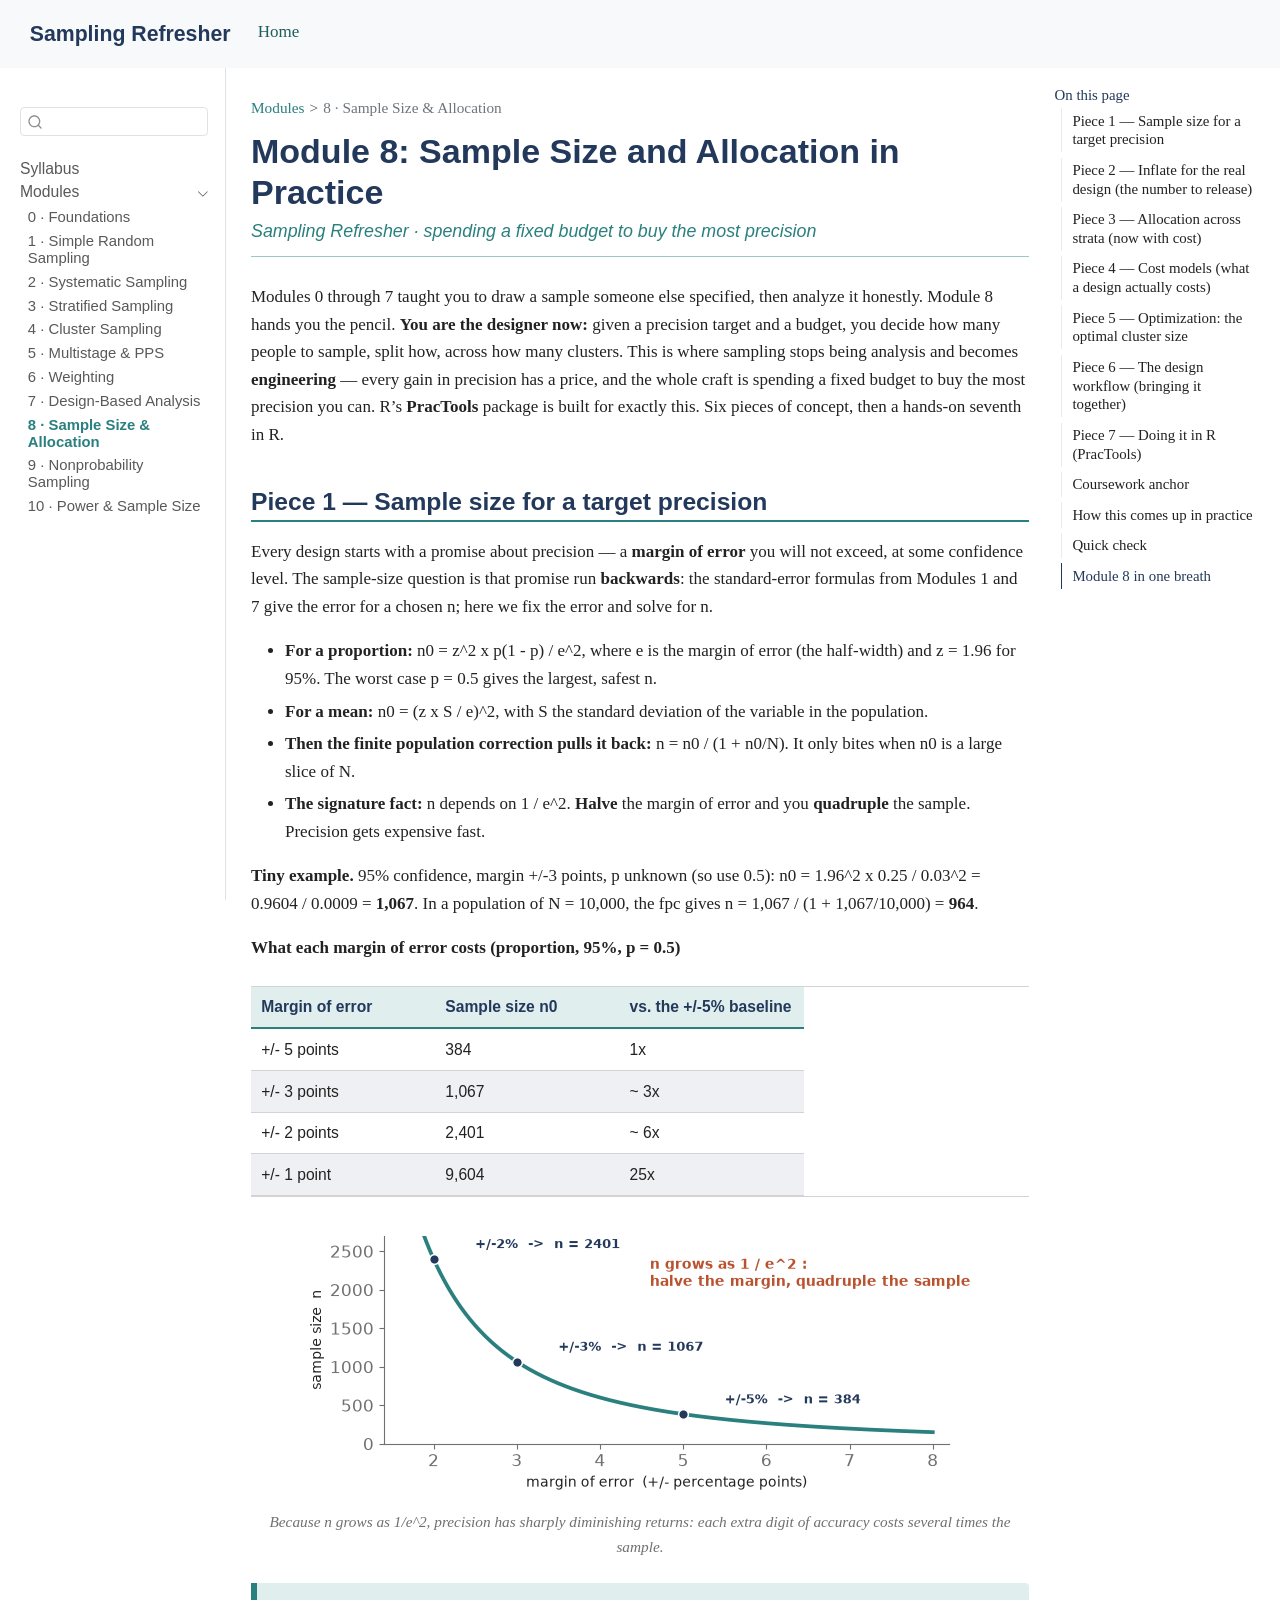
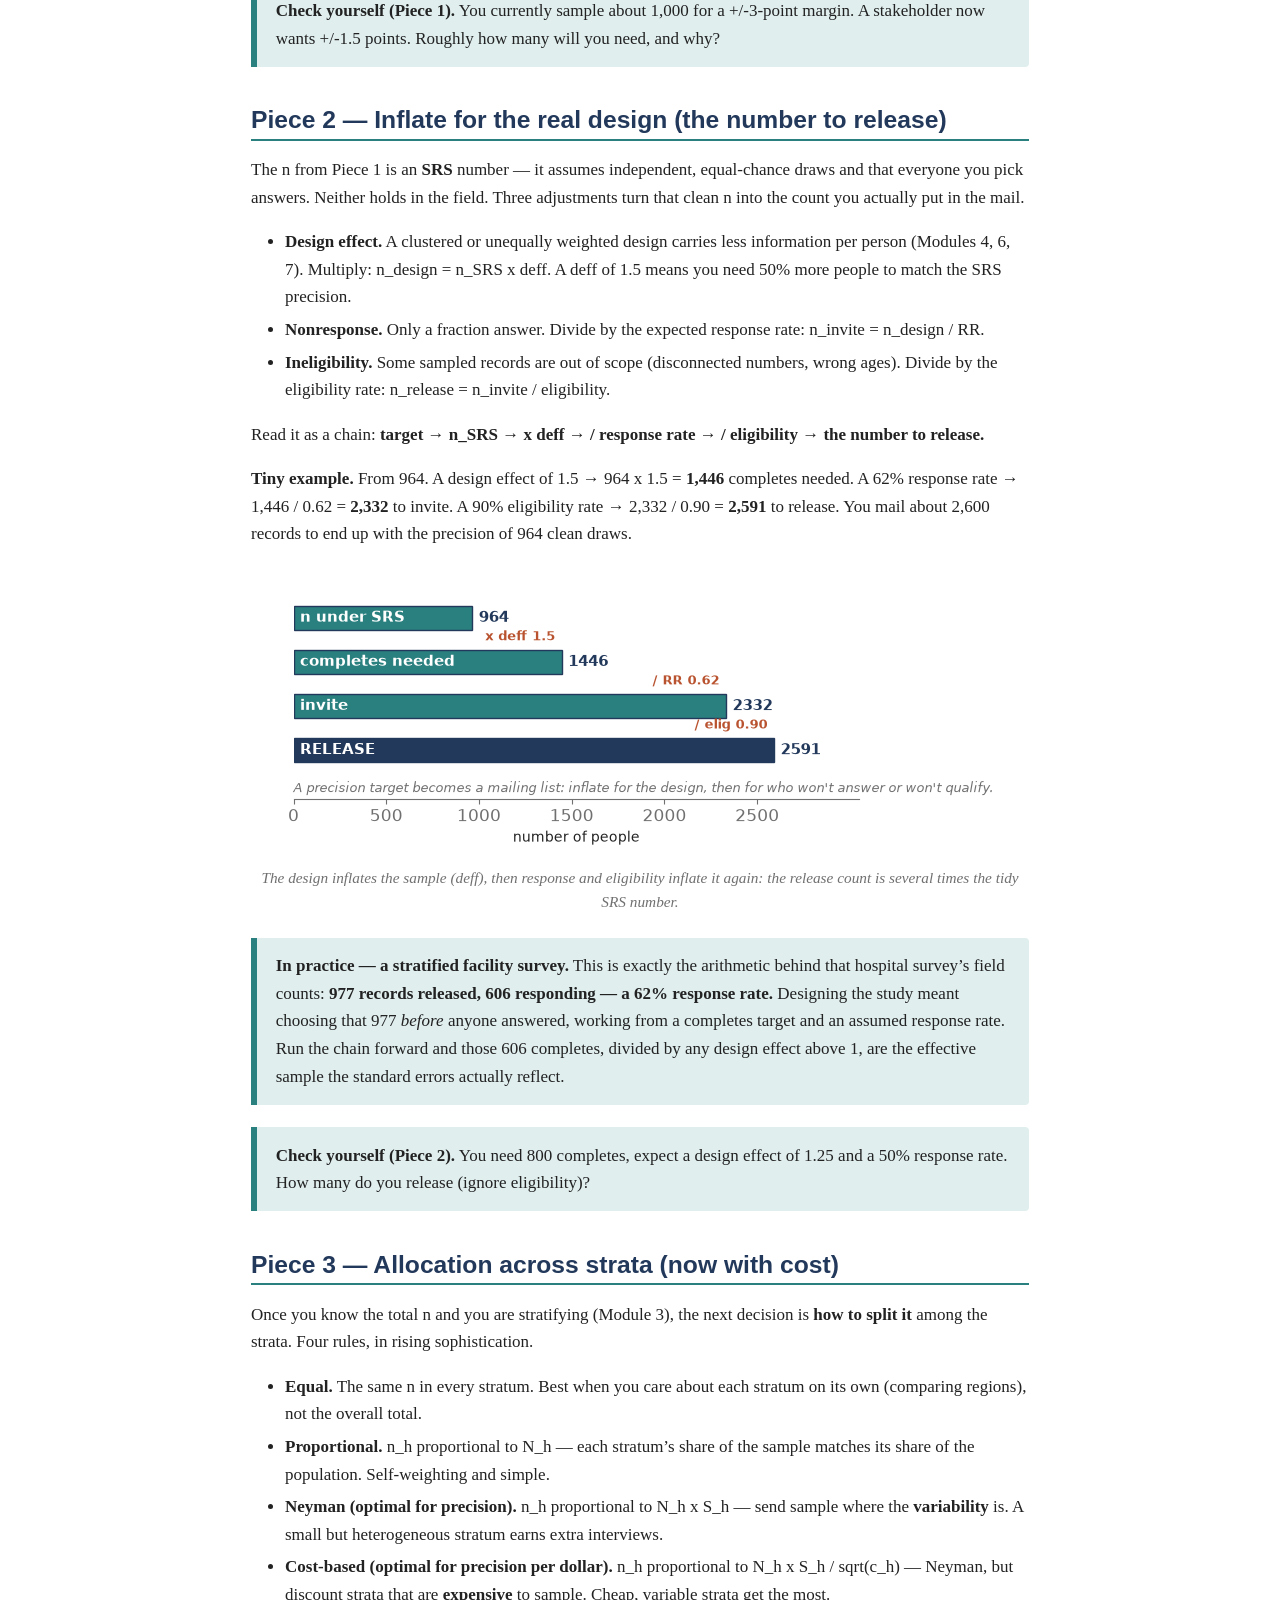
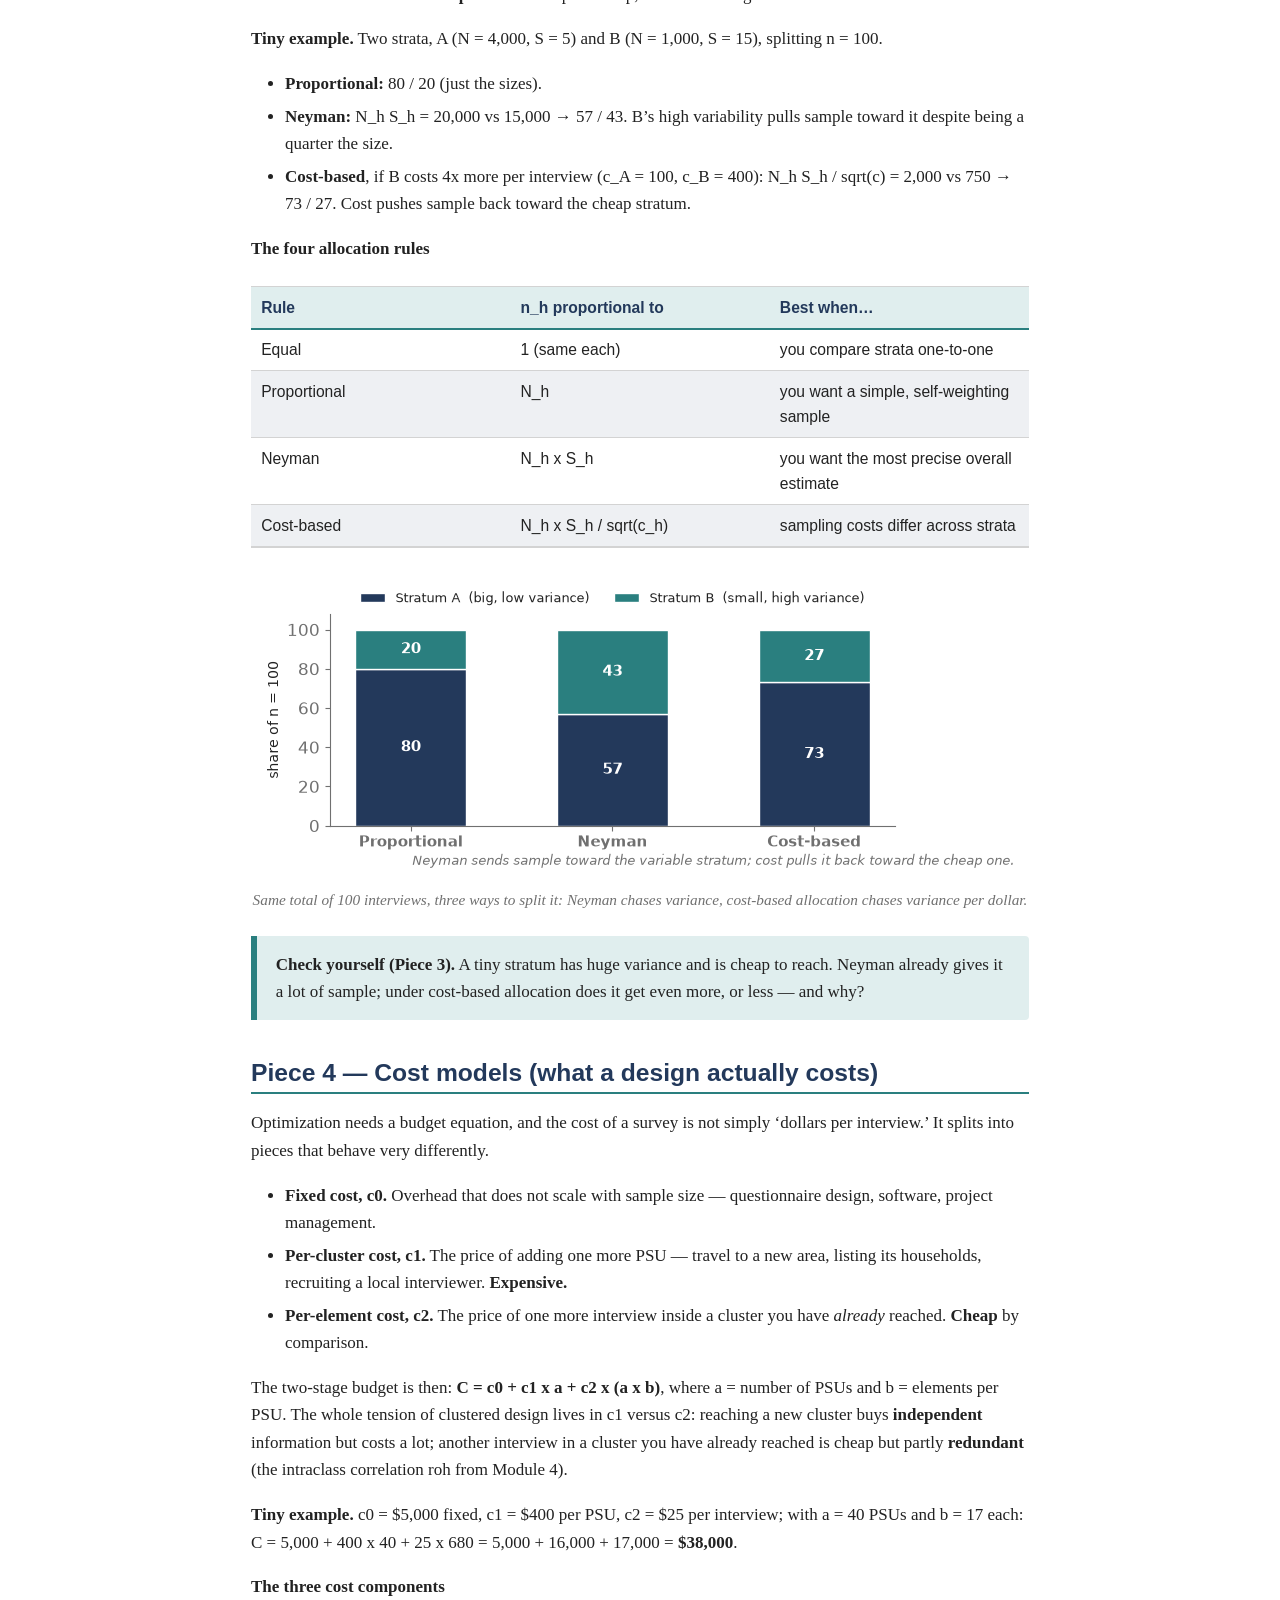
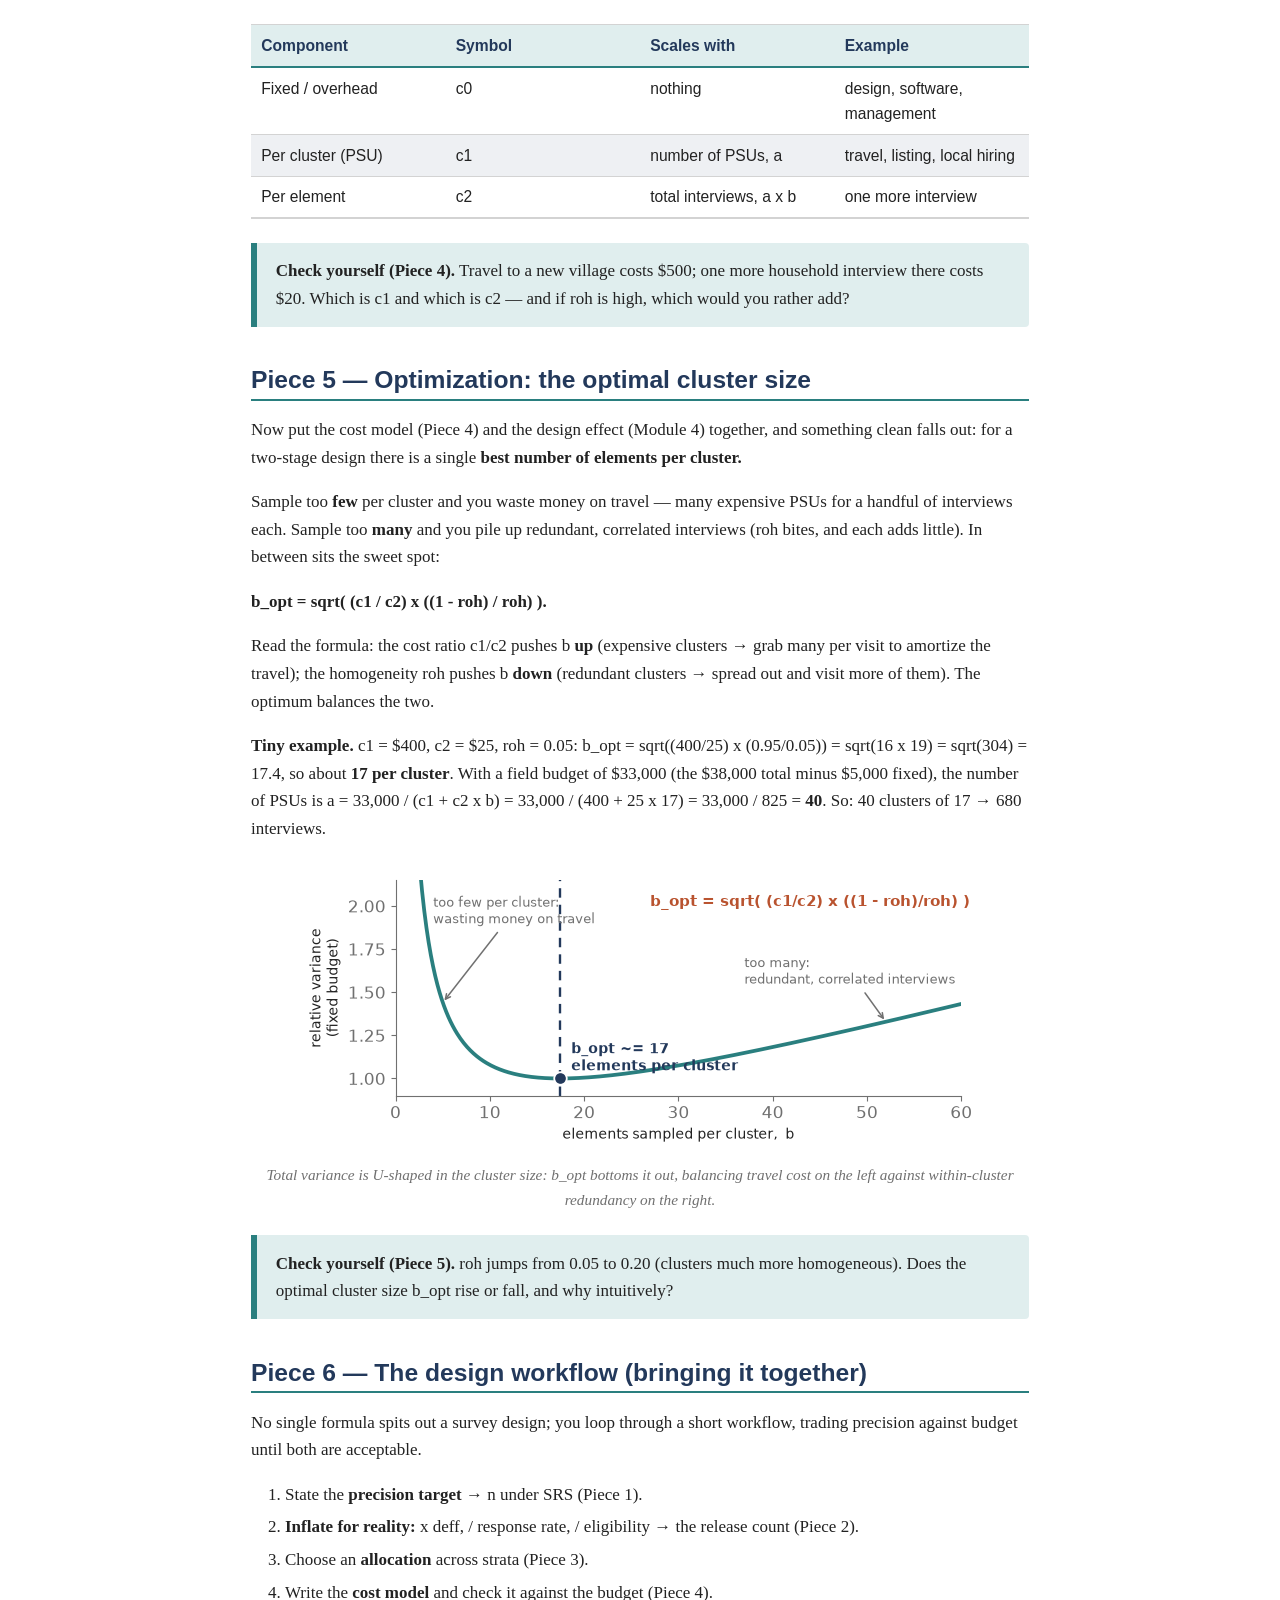
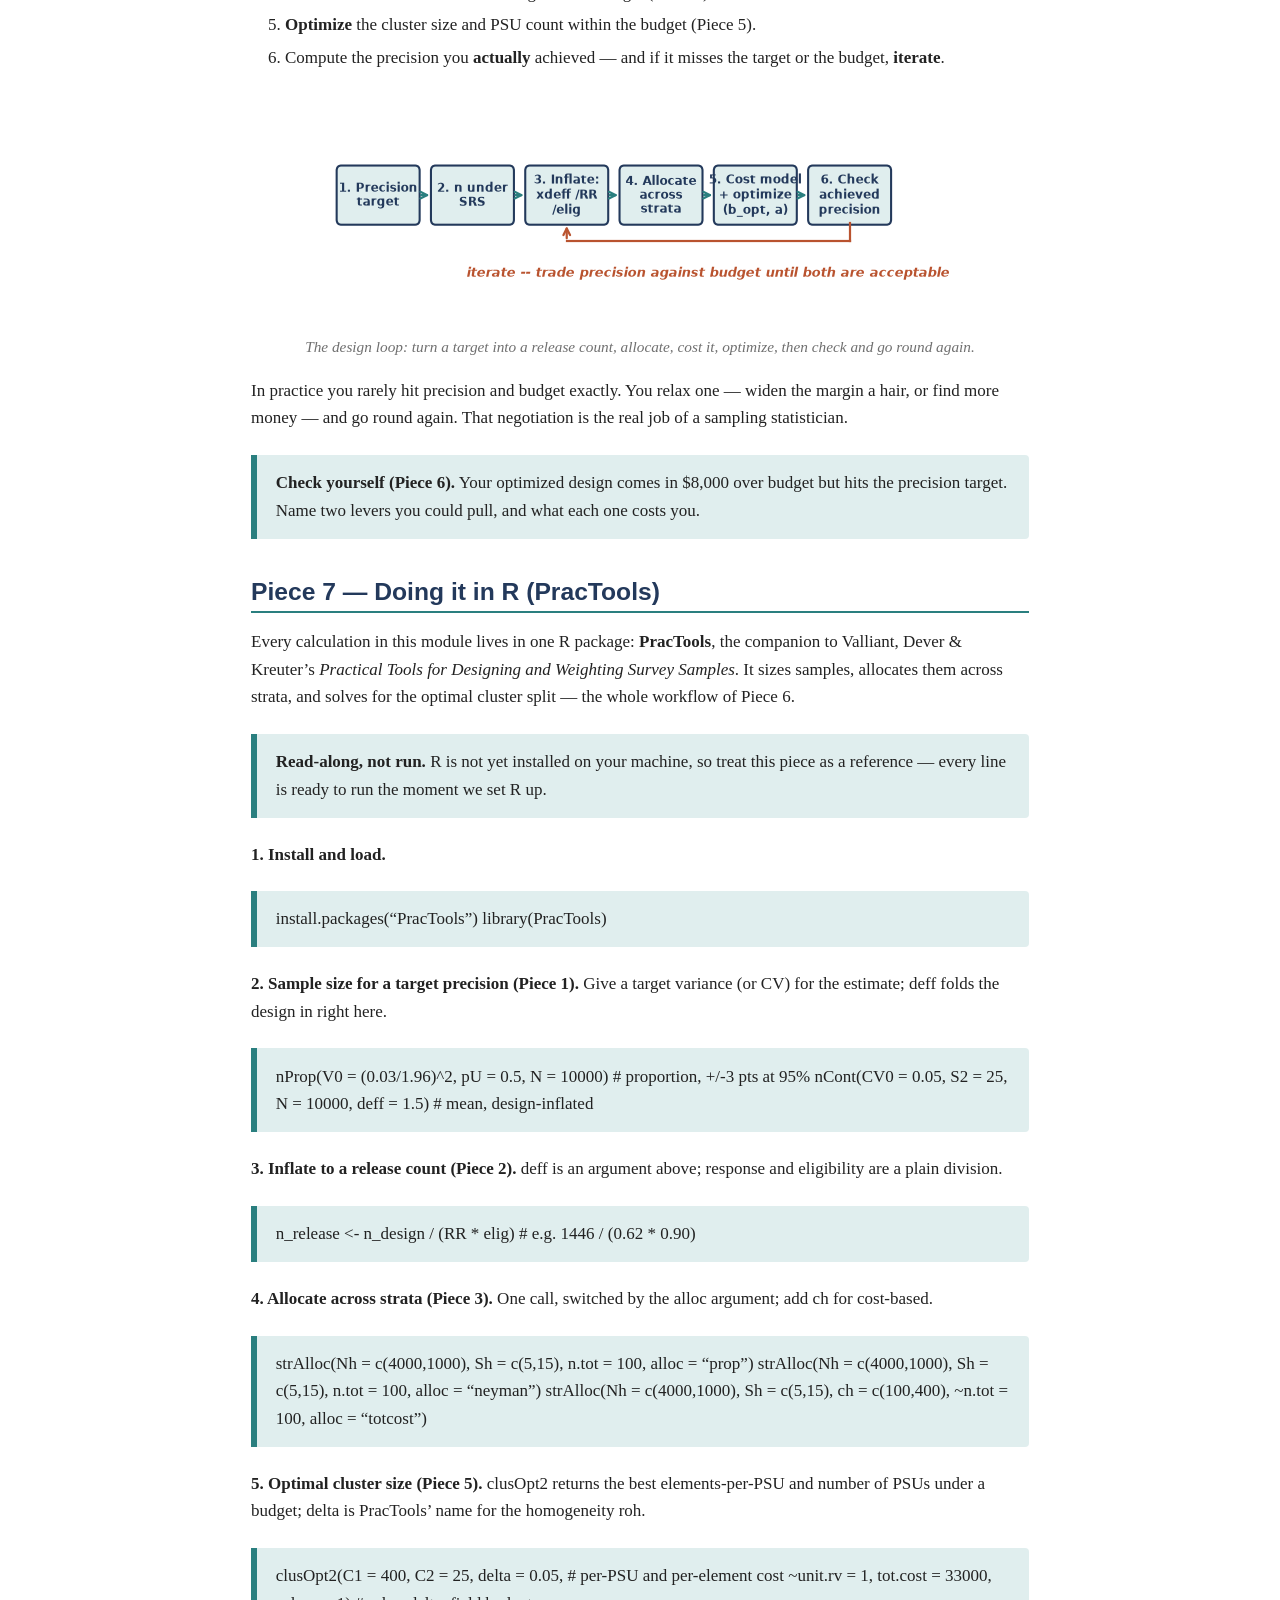
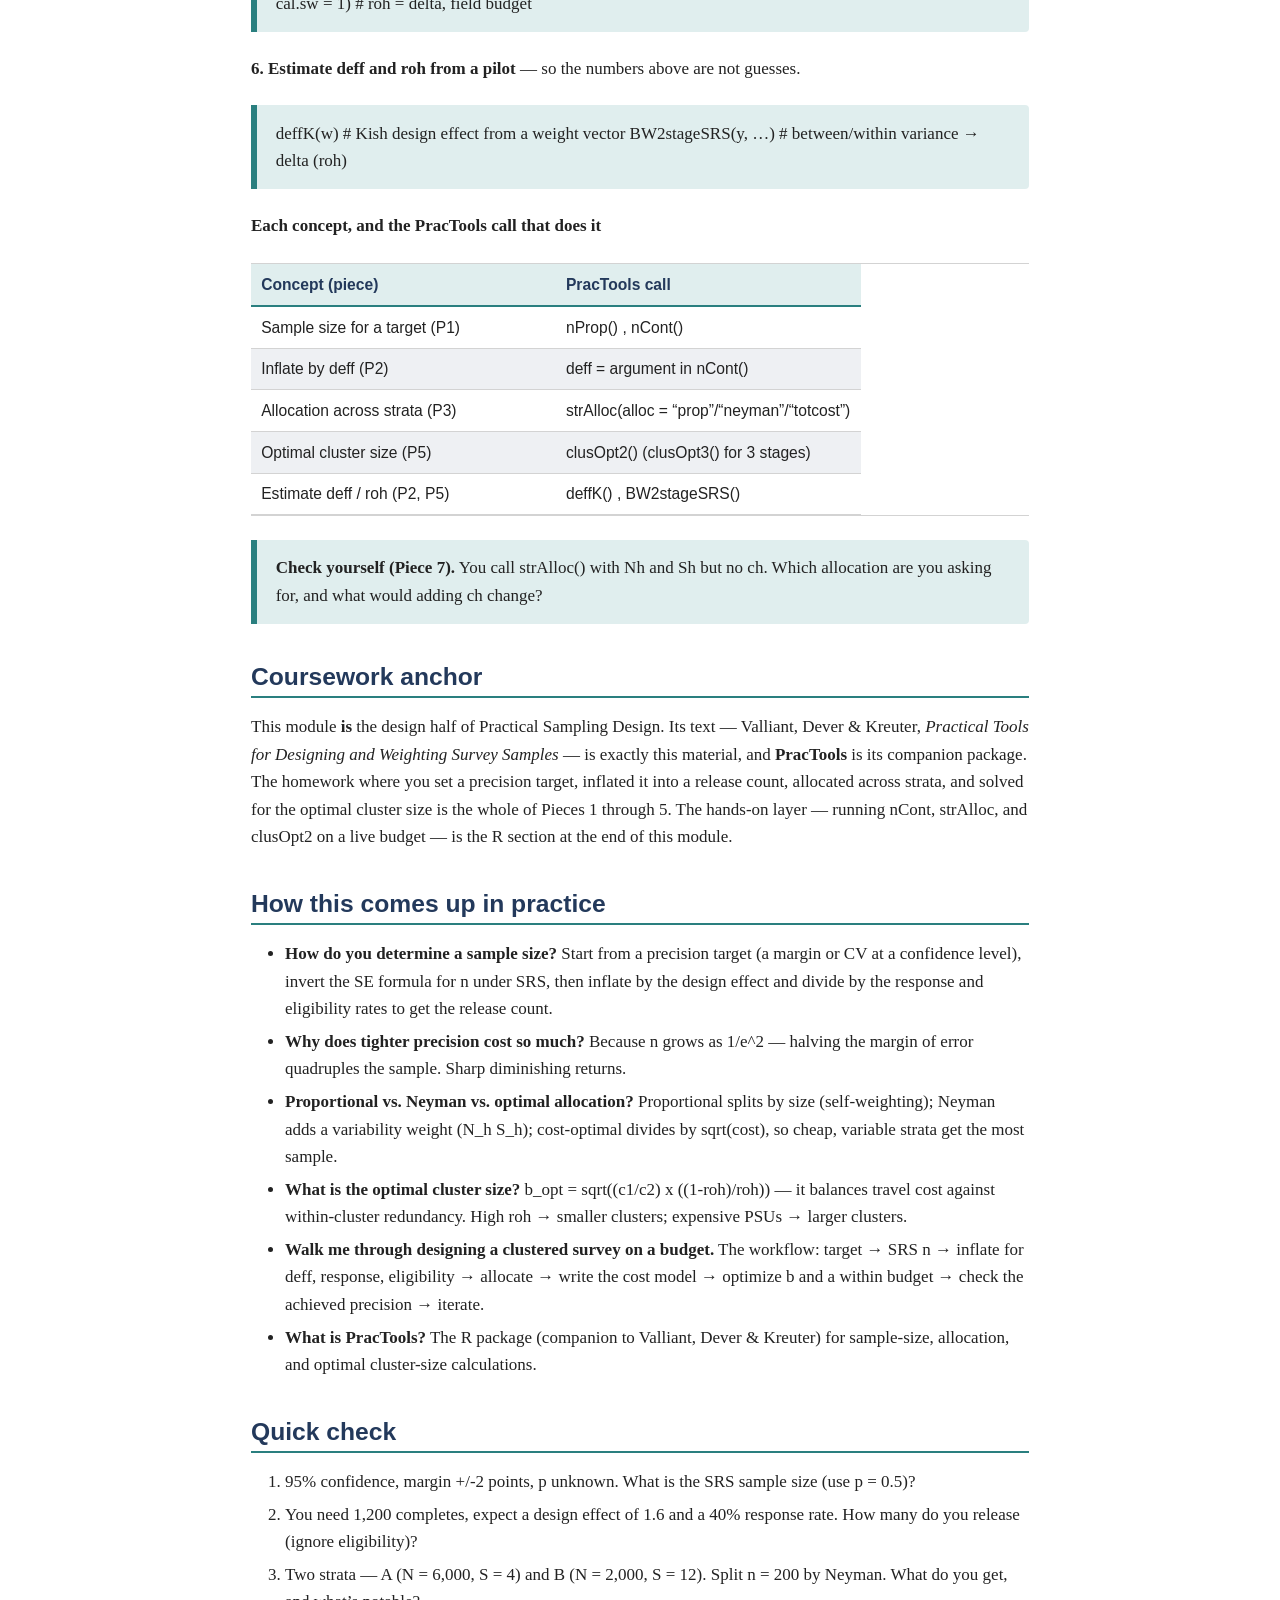
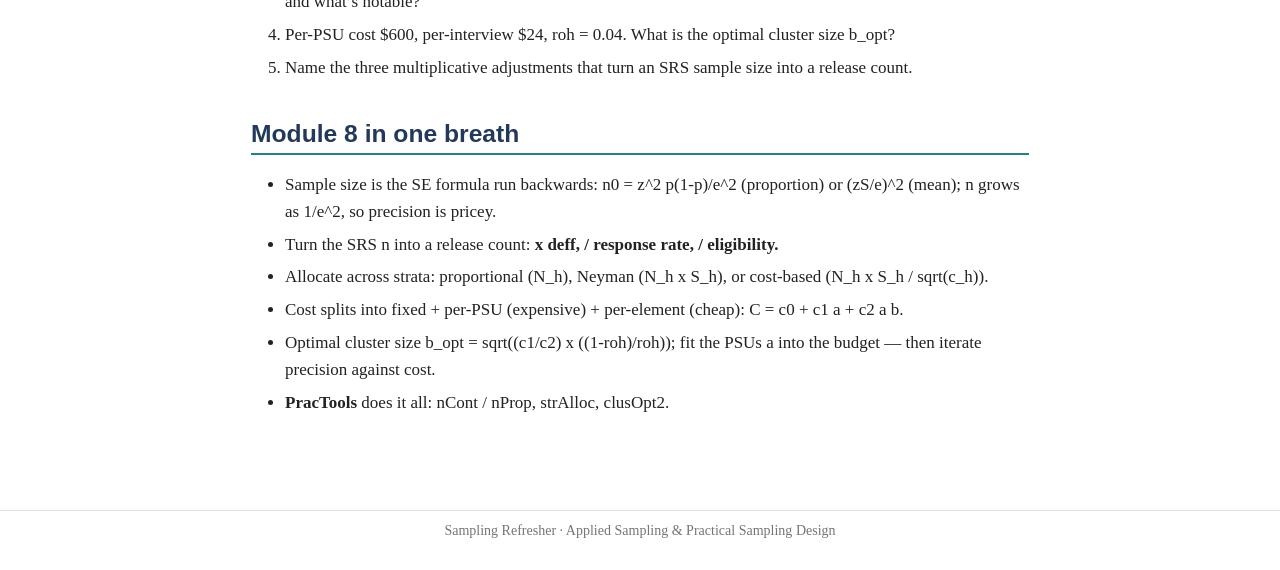
<file: 08-sample-size-allocation.html>
<!DOCTYPE html>
<html xmlns="http://www.w3.org/1999/xhtml" lang="en" xml:lang="en"><head>

<meta charset="utf-8">
<meta name="generator" content="quarto-1.9.38">

<meta name="viewport" content="width=device-width, initial-scale=1.0, user-scalable=yes">


<title>Module 8: Sample Size and Allocation in Practice – Sampling Refresher</title>
<style>
/* Default styles provided by pandoc.
** See https://pandoc.org/MANUAL.html#variables-for-html for config info.
*/
code{white-space: pre-wrap;}
span.smallcaps{font-variant: small-caps;}
div.columns{display: flex; gap: min(4vw, 1.5em);}
div.column{flex: auto; overflow-x: auto;}
div.hanging-indent{margin-left: 1.5em; text-indent: -1.5em;}
ul.task-list{list-style: none;}
ul.task-list li input[type="checkbox"] {
  width: 0.8em;
  margin: 0 0.8em 0.2em -1em; /* quarto-specific, see https://github.com/quarto-dev/quarto-cli/issues/4556 */ 
  vertical-align: middle;
}
</style>


<script src="site_libs/quarto-nav/quarto-nav.js"></script>
<script src="site_libs/quarto-nav/headroom.min.js"></script>
<script src="site_libs/clipboard/clipboard.min.js"></script>
<script src="site_libs/quarto-search/autocomplete.umd.js"></script>
<script src="site_libs/quarto-search/fuse.min.js"></script>
<script src="site_libs/quarto-search/quarto-search.js"></script>
<meta name="quarto:offset" content="./">
<script src="site_libs/quarto-html/quarto.js" type="module"></script>
<script src="site_libs/quarto-html/tabsets/tabsets.js" type="module"></script>
<script src="site_libs/quarto-html/popper.min.js"></script>
<script src="site_libs/quarto-html/tippy.umd.min.js"></script>
<script src="site_libs/quarto-html/anchor.min.js"></script>
<link href="site_libs/quarto-html/tippy.css" rel="stylesheet">
<link href="site_libs/quarto-html/quarto-syntax-highlighting-15634bcf2e68342d4ad2dfa704d543f6.css" rel="stylesheet" id="quarto-text-highlighting-styles">
<script src="site_libs/bootstrap/bootstrap.min.js"></script>
<link href="site_libs/bootstrap/bootstrap-icons.css" rel="stylesheet">
<link href="site_libs/bootstrap/bootstrap-e8d91532b558204ec916bde7de9fbf8c.min.css" rel="stylesheet" append-hash="true" id="quarto-bootstrap" data-mode="light">
<script id="quarto-search-options" type="application/json">{
  "location": "sidebar",
  "copy-button": false,
  "collapse-after": 3,
  "panel-placement": "start",
  "type": "textbox",
  "limit": 50,
  "keyboard-shortcut": [
    "f",
    "/",
    "s"
  ],
  "language": {
    "search-no-results-text": "No results",
    "search-matching-documents-text": "matching documents",
    "search-copy-link-title": "Copy link to search",
    "search-hide-matches-text": "Hide additional matches",
    "search-more-match-text": "more match in this document",
    "search-more-matches-text": "more matches in this document",
    "search-clear-button-title": "Clear",
    "search-text-placeholder": "",
    "search-detached-cancel-button-title": "Cancel",
    "search-submit-button-title": "Submit",
    "search-label": "Search"
  }
}</script>


</head>

<body class="nav-sidebar docked nav-fixed quarto-light">

<div id="quarto-search-results"></div>
  <header id="quarto-header" class="headroom fixed-top">
    <nav class="navbar navbar-expand-lg " data-bs-theme="dark">
      <div class="navbar-container container-fluid">
      <div class="navbar-brand-container mx-auto">
    <a class="navbar-brand" href="./index.html">
    <span class="navbar-title">Sampling Refresher</span>
    </a>
  </div>
          <button class="navbar-toggler" type="button" data-bs-toggle="collapse" data-bs-target="#navbarCollapse" aria-controls="navbarCollapse" role="menu" aria-expanded="false" aria-label="Toggle navigation" onclick="if (window.quartoToggleHeadroom) { window.quartoToggleHeadroom(); }">
  <span class="navbar-toggler-icon"></span>
</button>
          <div class="collapse navbar-collapse" id="navbarCollapse">
            <ul class="navbar-nav navbar-nav-scroll me-auto">
  <li class="nav-item">
    <a class="nav-link active" href="./index.html" aria-current="page"> 
<span class="menu-text">Home</span></a>
  </li>  
</ul>
          </div> <!-- /navcollapse -->
            <div class="quarto-navbar-tools">
</div>
      </div> <!-- /container-fluid -->
    </nav>
  <nav class="quarto-secondary-nav">
    <div class="container-fluid d-flex">
      <button type="button" class="quarto-btn-toggle btn" data-bs-toggle="collapse" role="button" data-bs-target=".quarto-sidebar-collapse-item" aria-controls="quarto-sidebar" aria-expanded="false" aria-label="Toggle sidebar navigation" onclick="if (window.quartoToggleHeadroom) { window.quartoToggleHeadroom(); }">
        <i class="bi bi-layout-text-sidebar-reverse"></i>
      </button>
        <nav class="quarto-page-breadcrumbs" aria-label="breadcrumb"><ol class="breadcrumb"><li class="breadcrumb-item"><a href="./00-foundations.html">Modules</a></li><li class="breadcrumb-item"><a href="./08-sample-size-allocation.html">8 · Sample Size &amp; Allocation</a></li></ol></nav>
        <a class="flex-grow-1" role="navigation" data-bs-toggle="collapse" data-bs-target=".quarto-sidebar-collapse-item" aria-controls="quarto-sidebar" aria-expanded="false" aria-label="Toggle sidebar navigation" onclick="if (window.quartoToggleHeadroom) { window.quartoToggleHeadroom(); }">      
        </a>
      <button type="button" class="btn quarto-search-button" aria-label="Search" onclick="window.quartoOpenSearch();">
        <i class="bi bi-search"></i>
      </button>
    </div>
  </nav>
</header>
<!-- content -->
<div id="quarto-content" class="quarto-container page-columns page-rows-contents page-layout-article page-navbar">
<!-- sidebar -->
  <nav id="quarto-sidebar" class="sidebar collapse collapse-horizontal quarto-sidebar-collapse-item sidebar-navigation docked overflow-auto">
        <div class="mt-2 flex-shrink-0 align-items-center">
        <div class="sidebar-search">
        <div id="quarto-search" class="" title="Search"></div>
        </div>
        </div>
    <div class="sidebar-menu-container"> 
    <ul class="list-unstyled mt-1">
        <li class="sidebar-item">
  <div class="sidebar-item-container"> 
  <a href="./index.html" class="sidebar-item-text sidebar-link">
 <span class="menu-text">Syllabus</span></a>
  </div>
</li>
        <li class="sidebar-item sidebar-item-section">
      <div class="sidebar-item-container"> 
            <a class="sidebar-item-text sidebar-link text-start" data-bs-toggle="collapse" data-bs-target="#quarto-sidebar-section-1" role="navigation" aria-expanded="true">
 <span class="menu-text">Modules</span></a>
          <a class="sidebar-item-toggle text-start" data-bs-toggle="collapse" data-bs-target="#quarto-sidebar-section-1" role="navigation" aria-expanded="true" aria-label="Toggle section">
            <i class="bi bi-chevron-right ms-2"></i>
          </a> 
      </div>
      <ul id="quarto-sidebar-section-1" class="collapse list-unstyled sidebar-section depth1 show">  
          <li class="sidebar-item">
  <div class="sidebar-item-container"> 
  <a href="./00-foundations.html" class="sidebar-item-text sidebar-link">
 <span class="menu-text">0 · Foundations</span></a>
  </div>
</li>
          <li class="sidebar-item">
  <div class="sidebar-item-container"> 
  <a href="./01-simple-random-sampling.html" class="sidebar-item-text sidebar-link">
 <span class="menu-text">1 · Simple Random Sampling</span></a>
  </div>
</li>
          <li class="sidebar-item">
  <div class="sidebar-item-container"> 
  <a href="./02-systematic-sampling.html" class="sidebar-item-text sidebar-link">
 <span class="menu-text">2 · Systematic Sampling</span></a>
  </div>
</li>
          <li class="sidebar-item">
  <div class="sidebar-item-container"> 
  <a href="./03-stratified-sampling.html" class="sidebar-item-text sidebar-link">
 <span class="menu-text">3 · Stratified Sampling</span></a>
  </div>
</li>
          <li class="sidebar-item">
  <div class="sidebar-item-container"> 
  <a href="./04-cluster-sampling.html" class="sidebar-item-text sidebar-link">
 <span class="menu-text">4 · Cluster Sampling</span></a>
  </div>
</li>
          <li class="sidebar-item">
  <div class="sidebar-item-container"> 
  <a href="./05-multistage-pps.html" class="sidebar-item-text sidebar-link">
 <span class="menu-text">5 · Multistage &amp; PPS</span></a>
  </div>
</li>
          <li class="sidebar-item">
  <div class="sidebar-item-container"> 
  <a href="./06-weighting.html" class="sidebar-item-text sidebar-link">
 <span class="menu-text">6 · Weighting</span></a>
  </div>
</li>
          <li class="sidebar-item">
  <div class="sidebar-item-container"> 
  <a href="./07-design-based-analysis.html" class="sidebar-item-text sidebar-link">
 <span class="menu-text">7 · Design-Based Analysis</span></a>
  </div>
</li>
          <li class="sidebar-item">
  <div class="sidebar-item-container"> 
  <a href="./08-sample-size-allocation.html" class="sidebar-item-text sidebar-link active">
 <span class="menu-text">8 · Sample Size &amp; Allocation</span></a>
  </div>
</li>
          <li class="sidebar-item">
  <div class="sidebar-item-container"> 
  <a href="./09-nonprobability-sampling.html" class="sidebar-item-text sidebar-link">
 <span class="menu-text">9 · Nonprobability Sampling</span></a>
  </div>
</li>
          <li class="sidebar-item">
  <div class="sidebar-item-container"> 
  <a href="./10-power-sample-size.html" class="sidebar-item-text sidebar-link">
 <span class="menu-text">10 · Power &amp; Sample Size</span></a>
  </div>
</li>
      </ul>
  </li>
    </ul>
    </div>
</nav>
<div id="quarto-sidebar-glass" class="quarto-sidebar-collapse-item" data-bs-toggle="collapse" data-bs-target=".quarto-sidebar-collapse-item"></div>
<!-- margin-sidebar -->
    <div id="quarto-margin-sidebar" class="sidebar margin-sidebar">
        <nav id="TOC" role="doc-toc" class="toc-active">
    <h2 id="toc-title">On this page</h2>
   
  <ul class="collapse">
  <li><a href="#piece-1-sample-size-for-a-target-precision" id="toc-piece-1-sample-size-for-a-target-precision" class="nav-link active" data-scroll-target="#piece-1-sample-size-for-a-target-precision">Piece 1 — Sample size for a target precision</a></li>
  <li><a href="#piece-2-inflate-for-the-real-design-the-number-to-release" id="toc-piece-2-inflate-for-the-real-design-the-number-to-release" class="nav-link" data-scroll-target="#piece-2-inflate-for-the-real-design-the-number-to-release">Piece 2 — Inflate for the real design (the number to release)</a></li>
  <li><a href="#piece-3-allocation-across-strata-now-with-cost" id="toc-piece-3-allocation-across-strata-now-with-cost" class="nav-link" data-scroll-target="#piece-3-allocation-across-strata-now-with-cost">Piece 3 — Allocation across strata (now with cost)</a></li>
  <li><a href="#piece-4-cost-models-what-a-design-actually-costs" id="toc-piece-4-cost-models-what-a-design-actually-costs" class="nav-link" data-scroll-target="#piece-4-cost-models-what-a-design-actually-costs">Piece 4 — Cost models (what a design actually costs)</a></li>
  <li><a href="#piece-5-optimization-the-optimal-cluster-size" id="toc-piece-5-optimization-the-optimal-cluster-size" class="nav-link" data-scroll-target="#piece-5-optimization-the-optimal-cluster-size">Piece 5 — Optimization: the optimal cluster size</a></li>
  <li><a href="#piece-6-the-design-workflow-bringing-it-together" id="toc-piece-6-the-design-workflow-bringing-it-together" class="nav-link" data-scroll-target="#piece-6-the-design-workflow-bringing-it-together">Piece 6 — The design workflow (bringing it together)</a></li>
  <li><a href="#piece-7-doing-it-in-r-practools" id="toc-piece-7-doing-it-in-r-practools" class="nav-link" data-scroll-target="#piece-7-doing-it-in-r-practools">Piece 7 — Doing it in R (PracTools)</a></li>
  <li><a href="#coursework-anchor" id="toc-coursework-anchor" class="nav-link" data-scroll-target="#coursework-anchor">Coursework anchor</a></li>
  <li><a href="#how-this-comes-up-in-practice" id="toc-how-this-comes-up-in-practice" class="nav-link" data-scroll-target="#how-this-comes-up-in-practice">How this comes up in practice</a></li>
  <li><a href="#quick-check" id="toc-quick-check" class="nav-link" data-scroll-target="#quick-check">Quick check</a></li>
  <li><a href="#module-8-in-one-breath" id="toc-module-8-in-one-breath" class="nav-link" data-scroll-target="#module-8-in-one-breath">Module 8 in one breath</a></li>
  </ul>
</nav>
    </div>
<!-- main -->
<main class="content" id="quarto-document-content">

<header id="title-block-header" class="quarto-title-block default"><nav class="quarto-page-breadcrumbs quarto-title-breadcrumbs d-none d-lg-block" aria-label="breadcrumb"><ol class="breadcrumb"><li class="breadcrumb-item"><a href="./00-foundations.html">Modules</a></li><li class="breadcrumb-item"><a href="./08-sample-size-allocation.html">8 · Sample Size &amp; Allocation</a></li></ol></nav>
<div class="quarto-title">
<h1 class="title">Module 8: Sample Size and Allocation in Practice</h1>
<p class="subtitle lead">Sampling Refresher · spending a fixed budget to buy the most precision</p>
</div>



<div class="quarto-title-meta">

    
  
    
  </div>
  


</header>


<p>Modules 0 through 7 taught you to draw a sample someone else specified, then analyze it honestly. Module 8 hands you the pencil. <strong>You are the designer now:</strong> given a precision target and a budget, you decide how many people to sample, split how, across how many clusters. This is where sampling stops being analysis and becomes <strong>engineering</strong> — every gain in precision has a price, and the whole craft is spending a fixed budget to buy the most precision you can. R’s <strong>PracTools</strong> package is built for exactly this. Six pieces of concept, then a hands-on seventh in R.</p>
<section id="piece-1-sample-size-for-a-target-precision" class="level2">
<h2 class="anchored" data-anchor-id="piece-1-sample-size-for-a-target-precision">Piece 1 — Sample size for a target precision</h2>
<p>Every design starts with a promise about precision — a <strong>margin of error</strong> you will not exceed, at some confidence level. The sample-size question is that promise run <strong>backwards</strong>: the standard-error formulas from Modules 1 and 7 give the error for a chosen n; here we fix the error and solve for n.</p>
<ul>
<li><strong>For a proportion:</strong> n0 = z^2 x p(1 - p) / e^2, where e is the margin of error (the half-width) and z = 1.96 for 95%. The worst case p = 0.5 gives the largest, safest n.</li>
<li><strong>For a mean:</strong> n0 = (z x S / e)^2, with S the standard deviation of the variable in the population.</li>
<li><strong>Then the finite population correction pulls it back:</strong> n = n0 / (1 + n0/N). It only bites when n0 is a large slice of N.</li>
<li><strong>The signature fact:</strong> n depends on 1 / e^2. <strong>Halve</strong> the margin of error and you <strong>quadruple</strong> the sample. Precision gets expensive fast.</li>
</ul>
<p><strong>Tiny example.</strong> 95% confidence, margin +/-3 points, p unknown (so use 0.5): n0 = 1.96^2 x 0.25 / 0.03^2 = 0.9604 / 0.0009 = <strong>1,067</strong>. In a population of N = 10,000, the fpc gives n = 1,067 / (1 + 1,067/10,000) = <strong>964</strong>.</p>
<p><strong>What each margin of error costs (proportion, 95%, p = 0.5)</strong></p>
<table class="caption-top table">
<colgroup>
<col style="width: 33%">
<col style="width: 33%">
<col style="width: 33%">
</colgroup>
<thead>
<tr class="header">
<th><strong>Margin of error</strong></th>
<th><strong>Sample size n0</strong></th>
<th><strong>vs.&nbsp;the +/-5% baseline</strong></th>
</tr>
</thead>
<tbody>
<tr class="odd">
<td>+/- 5 points</td>
<td>384</td>
<td>1x</td>
</tr>
<tr class="even">
<td>+/- 3 points</td>
<td>1,067</td>
<td>~ 3x</td>
</tr>
<tr class="odd">
<td>+/- 2 points</td>
<td>2,401</td>
<td>~ 6x</td>
</tr>
<tr class="even">
<td>+/- 1 point</td>
<td>9,604</td>
<td>25x</td>
</tr>
</tbody>
</table>
<div class="quarto-figure quarto-figure-center">
<figure class="figure">
<p><img src="figures/08-sample-size-allocation-fig1.png" class="img-fluid figure-img"></p>
<figcaption><em>Because n grows as 1/e^2, precision has sharply diminishing returns: each extra digit of accuracy costs several times the sample.</em></figcaption>
</figure>
</div>
<div class="fieldnote">
<p><strong>Check yourself (Piece 1).</strong> You currently sample about 1,000 for a +/-3-point margin. A stakeholder now wants +/-1.5 points. Roughly how many will you need, and why?</p>
</div>
</section>
<section id="piece-2-inflate-for-the-real-design-the-number-to-release" class="level2">
<h2 class="anchored" data-anchor-id="piece-2-inflate-for-the-real-design-the-number-to-release">Piece 2 — Inflate for the real design (the number to release)</h2>
<p>The n from Piece 1 is an <strong>SRS</strong> number — it assumes independent, equal-chance draws and that everyone you pick answers. Neither holds in the field. Three adjustments turn that clean n into the count you actually put in the mail.</p>
<ul>
<li><strong>Design effect.</strong> A clustered or unequally weighted design carries less information per person (Modules 4, 6, 7). Multiply: n_design = n_SRS x deff. A deff of 1.5 means you need 50% more people to match the SRS precision.</li>
<li><strong>Nonresponse.</strong> Only a fraction answer. Divide by the expected response rate: n_invite = n_design / RR.</li>
<li><strong>Ineligibility.</strong> Some sampled records are out of scope (disconnected numbers, wrong ages). Divide by the eligibility rate: n_release = n_invite / eligibility.</li>
</ul>
<p>Read it as a chain: <strong>target → n_SRS → x deff → / response rate → / eligibility → the number to release.</strong></p>
<p><strong>Tiny example.</strong> From 964. A design effect of 1.5 → 964 x 1.5 = <strong>1,446</strong> completes needed. A 62% response rate → 1,446 / 0.62 = <strong>2,332</strong> to invite. A 90% eligibility rate → 2,332 / 0.90 = <strong>2,591</strong> to release. You mail about 2,600 records to end up with the precision of 964 clean draws.</p>
<div class="quarto-figure quarto-figure-center">
<figure class="figure">
<p><img src="figures/08-sample-size-allocation-fig2.png" class="img-fluid figure-img"></p>
<figcaption><em>The design inflates the sample (deff), then response and eligibility inflate it again: the release count is several times the tidy SRS number.</em></figcaption>
</figure>
</div>
<div class="fieldnote">
<p><strong>In practice — a stratified facility survey.</strong> This is exactly the arithmetic behind that hospital survey’s field counts: <strong>977 records released, 606 responding — a 62% response rate.</strong> Designing the study meant choosing that 977 <em>before</em> anyone answered, working from a completes target and an assumed response rate. Run the chain forward and those 606 completes, divided by any design effect above 1, are the effective sample the standard errors actually reflect.</p>
</div>
<div class="fieldnote">
<p><strong>Check yourself (Piece 2).</strong> You need 800 completes, expect a design effect of 1.25 and a 50% response rate. How many do you release (ignore eligibility)?</p>
</div>
</section>
<section id="piece-3-allocation-across-strata-now-with-cost" class="level2">
<h2 class="anchored" data-anchor-id="piece-3-allocation-across-strata-now-with-cost">Piece 3 — Allocation across strata (now with cost)</h2>
<p>Once you know the total n and you are stratifying (Module 3), the next decision is <strong>how to split it</strong> among the strata. Four rules, in rising sophistication.</p>
<ul>
<li><strong>Equal.</strong> The same n in every stratum. Best when you care about each stratum on its own (comparing regions), not the overall total.</li>
<li><strong>Proportional.</strong> n_h proportional to N_h — each stratum’s share of the sample matches its share of the population. Self-weighting and simple.</li>
<li><strong>Neyman (optimal for precision).</strong> n_h proportional to N_h x S_h — send sample where the <strong>variability</strong> is. A small but heterogeneous stratum earns extra interviews.</li>
<li><strong>Cost-based (optimal for precision per dollar).</strong> n_h proportional to N_h x S_h / sqrt(c_h) — Neyman, but discount strata that are <strong>expensive</strong> to sample. Cheap, variable strata get the most.</li>
</ul>
<p><strong>Tiny example.</strong> Two strata, A (N = 4,000, S = 5) and B (N = 1,000, S = 15), splitting n = 100.</p>
<ul>
<li><strong>Proportional:</strong> 80 / 20 (just the sizes).</li>
<li><strong>Neyman:</strong> N_h S_h = 20,000 vs 15,000 → 57 / 43. B’s high variability pulls sample toward it despite being a quarter the size.</li>
<li><strong>Cost-based</strong>, if B costs 4x more per interview (c_A = 100, c_B = 400): N_h S_h / sqrt(c) = 2,000 vs 750 → 73 / 27. Cost pushes sample back toward the cheap stratum.</li>
</ul>
<p><strong>The four allocation rules</strong></p>
<table class="caption-top table">
<colgroup>
<col style="width: 33%">
<col style="width: 33%">
<col style="width: 33%">
</colgroup>
<thead>
<tr class="header">
<th><strong>Rule</strong></th>
<th><strong>n_h proportional to</strong></th>
<th><strong>Best when…</strong></th>
</tr>
</thead>
<tbody>
<tr class="odd">
<td>Equal</td>
<td>1 (same each)</td>
<td>you compare strata one-to-one</td>
</tr>
<tr class="even">
<td>Proportional</td>
<td>N_h</td>
<td>you want a simple, self-weighting sample</td>
</tr>
<tr class="odd">
<td>Neyman</td>
<td>N_h x S_h</td>
<td>you want the most precise overall estimate</td>
</tr>
<tr class="even">
<td>Cost-based</td>
<td>N_h x S_h / sqrt(c_h)</td>
<td>sampling costs differ across strata</td>
</tr>
</tbody>
</table>
<div class="quarto-figure quarto-figure-center">
<figure class="figure">
<p><img src="figures/08-sample-size-allocation-fig3.png" class="img-fluid figure-img"></p>
<figcaption><em>Same total of 100 interviews, three ways to split it: Neyman chases variance, cost-based allocation chases variance per dollar.</em></figcaption>
</figure>
</div>
<div class="fieldnote">
<p><strong>Check yourself (Piece 3).</strong> A tiny stratum has huge variance and is cheap to reach. Neyman already gives it a lot of sample; under cost-based allocation does it get even more, or less — and why?</p>
</div>
</section>
<section id="piece-4-cost-models-what-a-design-actually-costs" class="level2">
<h2 class="anchored" data-anchor-id="piece-4-cost-models-what-a-design-actually-costs">Piece 4 — Cost models (what a design actually costs)</h2>
<p>Optimization needs a budget equation, and the cost of a survey is not simply ‘dollars per interview.’ It splits into pieces that behave very differently.</p>
<ul>
<li><strong>Fixed cost, c0.</strong> Overhead that does not scale with sample size — questionnaire design, software, project management.</li>
<li><strong>Per-cluster cost, c1.</strong> The price of adding one more PSU — travel to a new area, listing its households, recruiting a local interviewer. <strong>Expensive.</strong></li>
<li><strong>Per-element cost, c2.</strong> The price of one more interview inside a cluster you have <em>already</em> reached. <strong>Cheap</strong> by comparison.</li>
</ul>
<p>The two-stage budget is then: <strong>C = c0 + c1 x a + c2 x (a x b)</strong>, where a = number of PSUs and b = elements per PSU. The whole tension of clustered design lives in c1 versus c2: reaching a new cluster buys <strong>independent</strong> information but costs a lot; another interview in a cluster you have already reached is cheap but partly <strong>redundant</strong> (the intraclass correlation roh from Module 4).</p>
<p><strong>Tiny example.</strong> c0 = $5,000 fixed, c1 = $400 per PSU, c2 = $25 per interview; with a = 40 PSUs and b = 17 each: C = 5,000 + 400 x 40 + 25 x 680 = 5,000 + 16,000 + 17,000 = <strong>$38,000</strong>.</p>
<p><strong>The three cost components</strong></p>
<table class="caption-top table">
<colgroup>
<col style="width: 25%">
<col style="width: 25%">
<col style="width: 25%">
<col style="width: 25%">
</colgroup>
<thead>
<tr class="header">
<th><strong>Component</strong></th>
<th><strong>Symbol</strong></th>
<th><strong>Scales with</strong></th>
<th><strong>Example</strong></th>
</tr>
</thead>
<tbody>
<tr class="odd">
<td>Fixed / overhead</td>
<td>c0</td>
<td>nothing</td>
<td>design, software, management</td>
</tr>
<tr class="even">
<td>Per cluster (PSU)</td>
<td>c1</td>
<td>number of PSUs, a</td>
<td>travel, listing, local hiring</td>
</tr>
<tr class="odd">
<td>Per element</td>
<td>c2</td>
<td>total interviews, a x b</td>
<td>one more interview</td>
</tr>
</tbody>
</table>
<div class="fieldnote">
<p><strong>Check yourself (Piece 4).</strong> Travel to a new village costs $500; one more household interview there costs $20. Which is c1 and which is c2 — and if roh is high, which would you rather add?</p>
</div>
</section>
<section id="piece-5-optimization-the-optimal-cluster-size" class="level2">
<h2 class="anchored" data-anchor-id="piece-5-optimization-the-optimal-cluster-size">Piece 5 — Optimization: the optimal cluster size</h2>
<p>Now put the cost model (Piece 4) and the design effect (Module 4) together, and something clean falls out: for a two-stage design there is a single <strong>best number of elements per cluster.</strong></p>
<p>Sample too <strong>few</strong> per cluster and you waste money on travel — many expensive PSUs for a handful of interviews each. Sample too <strong>many</strong> and you pile up redundant, correlated interviews (roh bites, and each adds little). In between sits the sweet spot:</p>
<p><strong>b_opt = sqrt( (c1 / c2) x ((1 - roh) / roh) ).</strong></p>
<p>Read the formula: the cost ratio c1/c2 pushes b <strong>up</strong> (expensive clusters → grab many per visit to amortize the travel); the homogeneity roh pushes b <strong>down</strong> (redundant clusters → spread out and visit more of them). The optimum balances the two.</p>
<p><strong>Tiny example.</strong> c1 = $400, c2 = $25, roh = 0.05: b_opt = sqrt((400/25) x (0.95/0.05)) = sqrt(16 x 19) = sqrt(304) = 17.4, so about <strong>17 per cluster</strong>. With a field budget of $33,000 (the $38,000 total minus $5,000 fixed), the number of PSUs is a = 33,000 / (c1 + c2 x b) = 33,000 / (400 + 25 x 17) = 33,000 / 825 = <strong>40</strong>. So: 40 clusters of 17 → 680 interviews.</p>
<div class="quarto-figure quarto-figure-center">
<figure class="figure">
<p><img src="figures/08-sample-size-allocation-fig4.png" class="img-fluid figure-img"></p>
<figcaption><em>Total variance is U-shaped in the cluster size: b_opt bottoms it out, balancing travel cost on the left against within-cluster redundancy on the right.</em></figcaption>
</figure>
</div>
<div class="fieldnote">
<p><strong>Check yourself (Piece 5).</strong> roh jumps from 0.05 to 0.20 (clusters much more homogeneous). Does the optimal cluster size b_opt rise or fall, and why intuitively?</p>
</div>
</section>
<section id="piece-6-the-design-workflow-bringing-it-together" class="level2">
<h2 class="anchored" data-anchor-id="piece-6-the-design-workflow-bringing-it-together">Piece 6 — The design workflow (bringing it together)</h2>
<p>No single formula spits out a survey design; you loop through a short workflow, trading precision against budget until both are acceptable.</p>
<ol type="1">
<li>State the <strong>precision target</strong> → n under SRS (Piece 1).</li>
<li><strong>Inflate for reality:</strong> x deff, / response rate, / eligibility → the release count (Piece 2).</li>
<li>Choose an <strong>allocation</strong> across strata (Piece 3).</li>
<li>Write the <strong>cost model</strong> and check it against the budget (Piece 4).</li>
<li><strong>Optimize</strong> the cluster size and PSU count within the budget (Piece 5).</li>
<li>Compute the precision you <strong>actually</strong> achieved — and if it misses the target or the budget, <strong>iterate</strong>.</li>
</ol>
<div class="quarto-figure quarto-figure-center">
<figure class="figure">
<p><img src="figures/08-sample-size-allocation-fig5.png" class="img-fluid figure-img"></p>
<figcaption><em>The design loop: turn a target into a release count, allocate, cost it, optimize, then check and go round again.</em></figcaption>
</figure>
</div>
<p>In practice you rarely hit precision and budget exactly. You relax one — widen the margin a hair, or find more money — and go round again. That negotiation is the real job of a sampling statistician.</p>
<div class="fieldnote">
<p><strong>Check yourself (Piece 6).</strong> Your optimized design comes in $8,000 over budget but hits the precision target. Name two levers you could pull, and what each one costs you.</p>
</div>
</section>
<section id="piece-7-doing-it-in-r-practools" class="level2">
<h2 class="anchored" data-anchor-id="piece-7-doing-it-in-r-practools">Piece 7 — Doing it in R (PracTools)</h2>
<p>Every calculation in this module lives in one R package: <strong>PracTools</strong>, the companion to Valliant, Dever &amp; Kreuter’s <em>Practical Tools for Designing and Weighting Survey Samples</em>. It sizes samples, allocates them across strata, and solves for the optimal cluster split — the whole workflow of Piece 6.</p>
<div class="fieldnote">
<p><strong>Read-along, not run.</strong> R is not yet installed on your machine, so treat this piece as a reference — every line is ready to run the moment we set R up.</p>
</div>
<p><strong>1. Install and load.</strong></p>
<div class="fieldnote">
<p>install.packages(“PracTools”) library(PracTools)</p>
</div>
<p><strong>2. Sample size for a target precision (Piece 1).</strong> Give a target variance (or CV) for the estimate; deff folds the design in right here.</p>
<div class="fieldnote">
<p>nProp(V0 = (0.03/1.96)^2, pU = 0.5, N = 10000) # proportion, +/-3 pts at 95% nCont(CV0 = 0.05, S2 = 25, N = 10000, deff = 1.5) # mean, design-inflated</p>
</div>
<p><strong>3. Inflate to a release count (Piece 2).</strong> deff is an argument above; response and eligibility are a plain division.</p>
<div class="fieldnote">
<p>n_release &lt;- n_design / (RR * elig) # e.g.&nbsp;1446 / (0.62 * 0.90)</p>
</div>
<p><strong>4. Allocate across strata (Piece 3).</strong> One call, switched by the alloc argument; add ch for cost-based.</p>
<div class="fieldnote">
<p>strAlloc(Nh = c(4000,1000), Sh = c(5,15), n.tot = 100, alloc = “prop”) strAlloc(Nh = c(4000,1000), Sh = c(5,15), n.tot = 100, alloc = “neyman”) strAlloc(Nh = c(4000,1000), Sh = c(5,15), ch = c(100,400), <sub></sub>~n.tot = 100, alloc = “totcost”)</p>
</div>
<p><strong>5. Optimal cluster size (Piece 5).</strong> clusOpt2 returns the best elements-per-PSU and number of PSUs under a budget; delta is PracTools’ name for the homogeneity roh.</p>
<div class="fieldnote">
<p>clusOpt2(C1 = 400, C2 = 25, delta = 0.05, # per-PSU and per-element cost <sub></sub>~unit.rv = 1, tot.cost = 33000, cal.sw = 1) # roh = delta, field budget</p>
</div>
<p><strong>6. Estimate deff and roh from a pilot</strong> — so the numbers above are not guesses.</p>
<div class="fieldnote">
<p>deffK(w) # Kish design effect from a weight vector BW2stageSRS(y, …) # between/within variance → delta (roh)</p>
</div>
<p><strong>Each concept, and the PracTools call that does it</strong></p>
<table class="caption-top table">
<colgroup>
<col style="width: 50%">
<col style="width: 50%">
</colgroup>
<thead>
<tr class="header">
<th><strong>Concept (piece)</strong></th>
<th><strong>PracTools call</strong></th>
</tr>
</thead>
<tbody>
<tr class="odd">
<td>Sample size for a target (P1)</td>
<td>nProp() , nCont()</td>
</tr>
<tr class="even">
<td>Inflate by deff (P2)</td>
<td>deff = argument in nCont()</td>
</tr>
<tr class="odd">
<td>Allocation across strata (P3)</td>
<td>strAlloc(alloc = “prop”/“neyman”/“totcost”)</td>
</tr>
<tr class="even">
<td>Optimal cluster size (P5)</td>
<td>clusOpt2() (clusOpt3() for 3 stages)</td>
</tr>
<tr class="odd">
<td>Estimate deff / roh (P2, P5)</td>
<td>deffK() , BW2stageSRS()</td>
</tr>
</tbody>
</table>
<div class="fieldnote">
<p><strong>Check yourself (Piece 7).</strong> You call strAlloc() with Nh and Sh but no ch.&nbsp;Which allocation are you asking for, and what would adding ch change?</p>
</div>
</section>
<section id="coursework-anchor" class="level2">
<h2 class="anchored" data-anchor-id="coursework-anchor">Coursework anchor</h2>
<p>This module <strong>is</strong> the design half of Practical Sampling Design. Its text — Valliant, Dever &amp; Kreuter, <em>Practical Tools for Designing and Weighting Survey Samples</em> — is exactly this material, and <strong>PracTools</strong> is its companion package. The homework where you set a precision target, inflated it into a release count, allocated across strata, and solved for the optimal cluster size is the whole of Pieces 1 through 5. The hands-on layer — running nCont, strAlloc, and clusOpt2 on a live budget — is the R section at the end of this module.</p>
</section>
<section id="how-this-comes-up-in-practice" class="level2">
<h2 class="anchored" data-anchor-id="how-this-comes-up-in-practice">How this comes up in practice</h2>
<ul>
<li><strong>How do you determine a sample size?</strong> Start from a precision target (a margin or CV at a confidence level), invert the SE formula for n under SRS, then inflate by the design effect and divide by the response and eligibility rates to get the release count.</li>
<li><strong>Why does tighter precision cost so much?</strong> Because n grows as 1/e^2 — halving the margin of error quadruples the sample. Sharp diminishing returns.</li>
<li><strong>Proportional vs.&nbsp;Neyman vs.&nbsp;optimal allocation?</strong> Proportional splits by size (self-weighting); Neyman adds a variability weight (N_h S_h); cost-optimal divides by sqrt(cost), so cheap, variable strata get the most sample.</li>
<li><strong>What is the optimal cluster size?</strong> b_opt = sqrt((c1/c2) x ((1-roh)/roh)) — it balances travel cost against within-cluster redundancy. High roh → smaller clusters; expensive PSUs → larger clusters.</li>
<li><strong>Walk me through designing a clustered survey on a budget.</strong> The workflow: target → SRS n → inflate for deff, response, eligibility → allocate → write the cost model → optimize b and a within budget → check the achieved precision → iterate.</li>
<li><strong>What is PracTools?</strong> The R package (companion to Valliant, Dever &amp; Kreuter) for sample-size, allocation, and optimal cluster-size calculations.</li>
</ul>
</section>
<section id="quick-check" class="level2">
<h2 class="anchored" data-anchor-id="quick-check">Quick check</h2>
<ol type="1">
<li>95% confidence, margin +/-2 points, p unknown. What is the SRS sample size (use p = 0.5)?</li>
<li>You need 1,200 completes, expect a design effect of 1.6 and a 40% response rate. How many do you release (ignore eligibility)?</li>
<li>Two strata — A (N = 6,000, S = 4) and B (N = 2,000, S = 12). Split n = 200 by Neyman. What do you get, and what’s notable?</li>
<li>Per-PSU cost $600, per-interview $24, roh = 0.04. What is the optimal cluster size b_opt?</li>
<li>Name the three multiplicative adjustments that turn an SRS sample size into a release count.</li>
</ol>
</section>
<section id="module-8-in-one-breath" class="level2">
<h2 class="anchored" data-anchor-id="module-8-in-one-breath">Module 8 in one breath</h2>
<ul>
<li>Sample size is the SE formula run backwards: n0 = z^2 p(1-p)/e^2 (proportion) or (zS/e)^2 (mean); n grows as 1/e^2, so precision is pricey.</li>
<li>Turn the SRS n into a release count: <strong>x deff, / response rate, / eligibility.</strong></li>
<li>Allocate across strata: proportional (N_h), Neyman (N_h x S_h), or cost-based (N_h x S_h / sqrt(c_h)).</li>
<li>Cost splits into fixed + per-PSU (expensive) + per-element (cheap): C = c0 + c1 a + c2 a b.</li>
<li>Optimal cluster size b_opt = sqrt((c1/c2) x ((1-roh)/roh)); fit the PSUs a into the budget — then iterate precision against cost.</li>
<li><strong>PracTools</strong> does it all: nCont / nProp, strAlloc, clusOpt2.</li>
</ul>


</section>

</main> <!-- /main -->
<script id="quarto-html-after-body" type="application/javascript">
  window.document.addEventListener("DOMContentLoaded", function (event) {
    const icon = "";
    const anchorJS = new window.AnchorJS();
    anchorJS.options = {
      placement: 'right',
      icon: icon
    };
    anchorJS.add('.anchored');
    const isCodeAnnotation = (el) => {
      for (const clz of el.classList) {
        if (clz.startsWith('code-annotation-')) {                     
          return true;
        }
      }
      return false;
    }
    const onCopySuccess = function(e) {
      // button target
      const button = e.trigger;
      // don't keep focus
      button.blur();
      // flash "checked"
      button.classList.add('code-copy-button-checked');
      var currentTitle = button.getAttribute("title");
      button.setAttribute("title", "Copied!");
      let tooltip;
      if (window.bootstrap) {
        button.setAttribute("data-bs-toggle", "tooltip");
        button.setAttribute("data-bs-placement", "left");
        button.setAttribute("data-bs-title", "Copied!");
        tooltip = new bootstrap.Tooltip(button, 
          { trigger: "manual", 
            customClass: "code-copy-button-tooltip",
            offset: [0, -8]});
        tooltip.show();    
      }
      setTimeout(function() {
        if (tooltip) {
          tooltip.hide();
          button.removeAttribute("data-bs-title");
          button.removeAttribute("data-bs-toggle");
          button.removeAttribute("data-bs-placement");
        }
        button.setAttribute("title", currentTitle);
        button.classList.remove('code-copy-button-checked');
      }, 1000);
      // clear code selection
      e.clearSelection();
    }
    const getTextToCopy = function(trigger) {
      const outerScaffold = trigger.parentElement.cloneNode(true);
      const codeEl = outerScaffold.querySelector('code');
      for (const childEl of codeEl.children) {
        if (isCodeAnnotation(childEl)) {
          childEl.remove();
        }
      }
      return codeEl.innerText;
    }
    const clipboard = new window.ClipboardJS('.code-copy-button:not([data-in-quarto-modal])', {
      text: getTextToCopy
    });
    clipboard.on('success', onCopySuccess);
    if (window.document.getElementById('quarto-embedded-source-code-modal')) {
      const clipboardModal = new window.ClipboardJS('.code-copy-button[data-in-quarto-modal]', {
        text: getTextToCopy,
        container: window.document.getElementById('quarto-embedded-source-code-modal')
      });
      clipboardModal.on('success', onCopySuccess);
    }
      var localhostRegex = new RegExp(/^(?:http|https):\/\/localhost\:?[0-9]*\//);
      var mailtoRegex = new RegExp(/^mailto:/);
        var filterRegex = new RegExp("https:\/\/ilmuljahan\.github\.io\/sampling-refresher\/");
      var isInternal = (href) => {
          return filterRegex.test(href) || localhostRegex.test(href) || mailtoRegex.test(href);
      }
      // Inspect non-navigation links and adorn them if external
     var links = window.document.querySelectorAll('a[href]:not(.nav-link):not(.navbar-brand):not(.toc-action):not(.sidebar-link):not(.sidebar-item-toggle):not(.pagination-link):not(.no-external):not([aria-hidden]):not(.dropdown-item):not(.quarto-navigation-tool):not(.about-link)');
      for (var i=0; i<links.length; i++) {
        const link = links[i];
        if (!isInternal(link.href)) {
          // undo the damage that might have been done by quarto-nav.js in the case of
          // links that we want to consider external
          if (link.dataset.originalHref !== undefined) {
            link.href = link.dataset.originalHref;
          }
            // target, if specified
            link.setAttribute("target", "_blank");
            if (link.getAttribute("rel") === null) {
              link.setAttribute("rel", "noopener");
            }
        }
      }
    function tippyHover(el, contentFn, onTriggerFn, onUntriggerFn) {
      const config = {
        allowHTML: true,
        maxWidth: 500,
        delay: 100,
        arrow: false,
        appendTo: function(el) {
            return el.parentElement;
        },
        interactive: true,
        interactiveBorder: 10,
        theme: 'quarto',
        placement: 'bottom-start',
      };
      if (contentFn) {
        config.content = contentFn;
      }
      if (onTriggerFn) {
        config.onTrigger = onTriggerFn;
      }
      if (onUntriggerFn) {
        config.onUntrigger = onUntriggerFn;
      }
      window.tippy(el, config); 
    }
    const noterefs = window.document.querySelectorAll('a[role="doc-noteref"]');
    for (var i=0; i<noterefs.length; i++) {
      const ref = noterefs[i];
      tippyHover(ref, function() {
        // use id or data attribute instead here
        let href = ref.getAttribute('data-footnote-href') || ref.getAttribute('href');
        try { href = new URL(href).hash; } catch {}
        const id = href.replace(/^#\/?/, "");
        const note = window.document.getElementById(id);
        if (note) {
          return note.innerHTML;
        } else {
          return "";
        }
      });
    }
    const xrefs = window.document.querySelectorAll('a.quarto-xref');
    const processXRef = (id, note) => {
      // Strip column container classes
      const stripColumnClz = (el) => {
        el.classList.remove("page-full", "page-columns");
        if (el.children) {
          for (const child of el.children) {
            stripColumnClz(child);
          }
        }
      }
      stripColumnClz(note)
      if (id === null || id.startsWith('sec-')) {
        // Special case sections, only their first couple elements
        const container = document.createElement("div");
        if (note.children && note.children.length > 2) {
          container.appendChild(note.children[0].cloneNode(true));
          for (let i = 1; i < note.children.length; i++) {
            const child = note.children[i];
            if (child.tagName === "P" && child.innerText === "") {
              continue;
            } else {
              container.appendChild(child.cloneNode(true));
              break;
            }
          }
          if (window.Quarto?.typesetMath) {
            window.Quarto.typesetMath(container);
          }
          return container.innerHTML
        } else {
          if (window.Quarto?.typesetMath) {
            window.Quarto.typesetMath(note);
          }
          return note.innerHTML;
        }
      } else {
        // Remove any anchor links if they are present
        const anchorLink = note.querySelector('a.anchorjs-link');
        if (anchorLink) {
          anchorLink.remove();
        }
        if (window.Quarto?.typesetMath) {
          window.Quarto.typesetMath(note);
        }
        if (note.classList.contains("callout")) {
          return note.outerHTML;
        } else {
          return note.innerHTML;
        }
      }
    }
    for (var i=0; i<xrefs.length; i++) {
      const xref = xrefs[i];
      tippyHover(xref, undefined, function(instance) {
        instance.disable();
        let url = xref.getAttribute('href');
        let hash = undefined; 
        if (url.startsWith('#')) {
          hash = url;
        } else {
          try { hash = new URL(url).hash; } catch {}
        }
        if (hash) {
          const id = hash.replace(/^#\/?/, "");
          const note = window.document.getElementById(id);
          if (note !== null) {
            try {
              const html = processXRef(id, note.cloneNode(true));
              instance.setContent(html);
            } finally {
              instance.enable();
              instance.show();
            }
          } else {
            // See if we can fetch this
            fetch(url.split('#')[0])
            .then(res => res.text())
            .then(html => {
              const parser = new DOMParser();
              const htmlDoc = parser.parseFromString(html, "text/html");
              const note = htmlDoc.getElementById(id);
              if (note !== null) {
                const html = processXRef(id, note);
                instance.setContent(html);
              } 
            }).finally(() => {
              instance.enable();
              instance.show();
            });
          }
        } else {
          // See if we can fetch a full url (with no hash to target)
          // This is a special case and we should probably do some content thinning / targeting
          fetch(url)
          .then(res => res.text())
          .then(html => {
            const parser = new DOMParser();
            const htmlDoc = parser.parseFromString(html, "text/html");
            const note = htmlDoc.querySelector('main.content');
            if (note !== null) {
              // This should only happen for chapter cross references
              // (since there is no id in the URL)
              // remove the first header
              if (note.children.length > 0 && note.children[0].tagName === "HEADER") {
                note.children[0].remove();
              }
              const html = processXRef(null, note);
              instance.setContent(html);
            } 
          }).finally(() => {
            instance.enable();
            instance.show();
          });
        }
      }, function(instance) {
      });
    }
        let selectedAnnoteEl;
        const selectorForAnnotation = ( cell, annotation) => {
          let cellAttr = 'data-code-cell="' + cell + '"';
          let lineAttr = 'data-code-annotation="' +  annotation + '"';
          const selector = 'span[' + cellAttr + '][' + lineAttr + ']';
          return selector;
        }
        const selectCodeLines = (annoteEl) => {
          const doc = window.document;
          const targetCell = annoteEl.getAttribute("data-target-cell");
          const targetAnnotation = annoteEl.getAttribute("data-target-annotation");
          const annoteSpan = window.document.querySelector(selectorForAnnotation(targetCell, targetAnnotation));
          const lines = annoteSpan.getAttribute("data-code-lines").split(",");
          const lineIds = lines.map((line) => {
            return targetCell + "-" + line;
          })
          let top = null;
          let height = null;
          let parent = null;
          if (lineIds.length > 0) {
              //compute the position of the single el (top and bottom and make a div)
              const el = window.document.getElementById(lineIds[0]);
              top = el.offsetTop;
              height = el.offsetHeight;
              parent = el.parentElement.parentElement;
            if (lineIds.length > 1) {
              const lastEl = window.document.getElementById(lineIds[lineIds.length - 1]);
              const bottom = lastEl.offsetTop + lastEl.offsetHeight;
              height = bottom - top;
            }
            if (top !== null && height !== null && parent !== null) {
              // cook up a div (if necessary) and position it 
              let div = window.document.getElementById("code-annotation-line-highlight");
              if (div === null) {
                div = window.document.createElement("div");
                div.setAttribute("id", "code-annotation-line-highlight");
                div.style.position = 'absolute';
                parent.appendChild(div);
              }
              div.style.top = top - 2 + "px";
              div.style.height = height + 4 + "px";
              div.style.left = 0;
              let gutterDiv = window.document.getElementById("code-annotation-line-highlight-gutter");
              if (gutterDiv === null) {
                gutterDiv = window.document.createElement("div");
                gutterDiv.setAttribute("id", "code-annotation-line-highlight-gutter");
                gutterDiv.style.position = 'absolute';
                const codeCell = window.document.getElementById(targetCell);
                const gutter = codeCell.querySelector('.code-annotation-gutter');
                gutter.appendChild(gutterDiv);
              }
              gutterDiv.style.top = top - 2 + "px";
              gutterDiv.style.height = height + 4 + "px";
            }
            selectedAnnoteEl = annoteEl;
          }
        };
        const unselectCodeLines = () => {
          const elementsIds = ["code-annotation-line-highlight", "code-annotation-line-highlight-gutter"];
          elementsIds.forEach((elId) => {
            const div = window.document.getElementById(elId);
            if (div) {
              div.remove();
            }
          });
          selectedAnnoteEl = undefined;
        };
          // Handle positioning of the toggle
      window.addEventListener(
        "resize",
        throttle(() => {
          elRect = undefined;
          if (selectedAnnoteEl) {
            selectCodeLines(selectedAnnoteEl);
          }
        }, 10)
      );
      function throttle(fn, ms) {
      let throttle = false;
      let timer;
        return (...args) => {
          if(!throttle) { // first call gets through
              fn.apply(this, args);
              throttle = true;
          } else { // all the others get throttled
              if(timer) clearTimeout(timer); // cancel #2
              timer = setTimeout(() => {
                fn.apply(this, args);
                timer = throttle = false;
              }, ms);
          }
        };
      }
        // Attach click handler to the DT
        const annoteDls = window.document.querySelectorAll('dt[data-target-cell]');
        for (const annoteDlNode of annoteDls) {
          annoteDlNode.addEventListener('click', (event) => {
            const clickedEl = event.target;
            if (clickedEl !== selectedAnnoteEl) {
              unselectCodeLines();
              const activeEl = window.document.querySelector('dt[data-target-cell].code-annotation-active');
              if (activeEl) {
                activeEl.classList.remove('code-annotation-active');
              }
              selectCodeLines(clickedEl);
              clickedEl.classList.add('code-annotation-active');
            } else {
              // Unselect the line
              unselectCodeLines();
              clickedEl.classList.remove('code-annotation-active');
            }
          });
        }
    const findCites = (el) => {
      const parentEl = el.parentElement;
      if (parentEl) {
        const cites = parentEl.dataset.cites;
        if (cites) {
          return {
            el,
            cites: cites.split(' ')
          };
        } else {
          return findCites(el.parentElement)
        }
      } else {
        return undefined;
      }
    };
    var bibliorefs = window.document.querySelectorAll('a[role="doc-biblioref"]');
    for (var i=0; i<bibliorefs.length; i++) {
      const ref = bibliorefs[i];
      const citeInfo = findCites(ref);
      if (citeInfo) {
        tippyHover(citeInfo.el, function() {
          var popup = window.document.createElement('div');
          citeInfo.cites.forEach(function(cite) {
            var citeDiv = window.document.createElement('div');
            citeDiv.classList.add('hanging-indent');
            citeDiv.classList.add('csl-entry');
            var biblioDiv = window.document.getElementById('ref-' + cite);
            if (biblioDiv) {
              citeDiv.innerHTML = biblioDiv.innerHTML;
            }
            popup.appendChild(citeDiv);
          });
          return popup.innerHTML;
        });
      }
    }
  });
  </script>
</div> <!-- /content -->
<footer class="footer">
  <div class="nav-footer">
    <div class="nav-footer-left">
      &nbsp;
    </div>   
    <div class="nav-footer-center">
<p>Sampling Refresher · Applied Sampling &amp; Practical Sampling Design</p>
</div>
    <div class="nav-footer-right">
      &nbsp;
    </div>
  </div>
</footer>




</body></html>
</file>
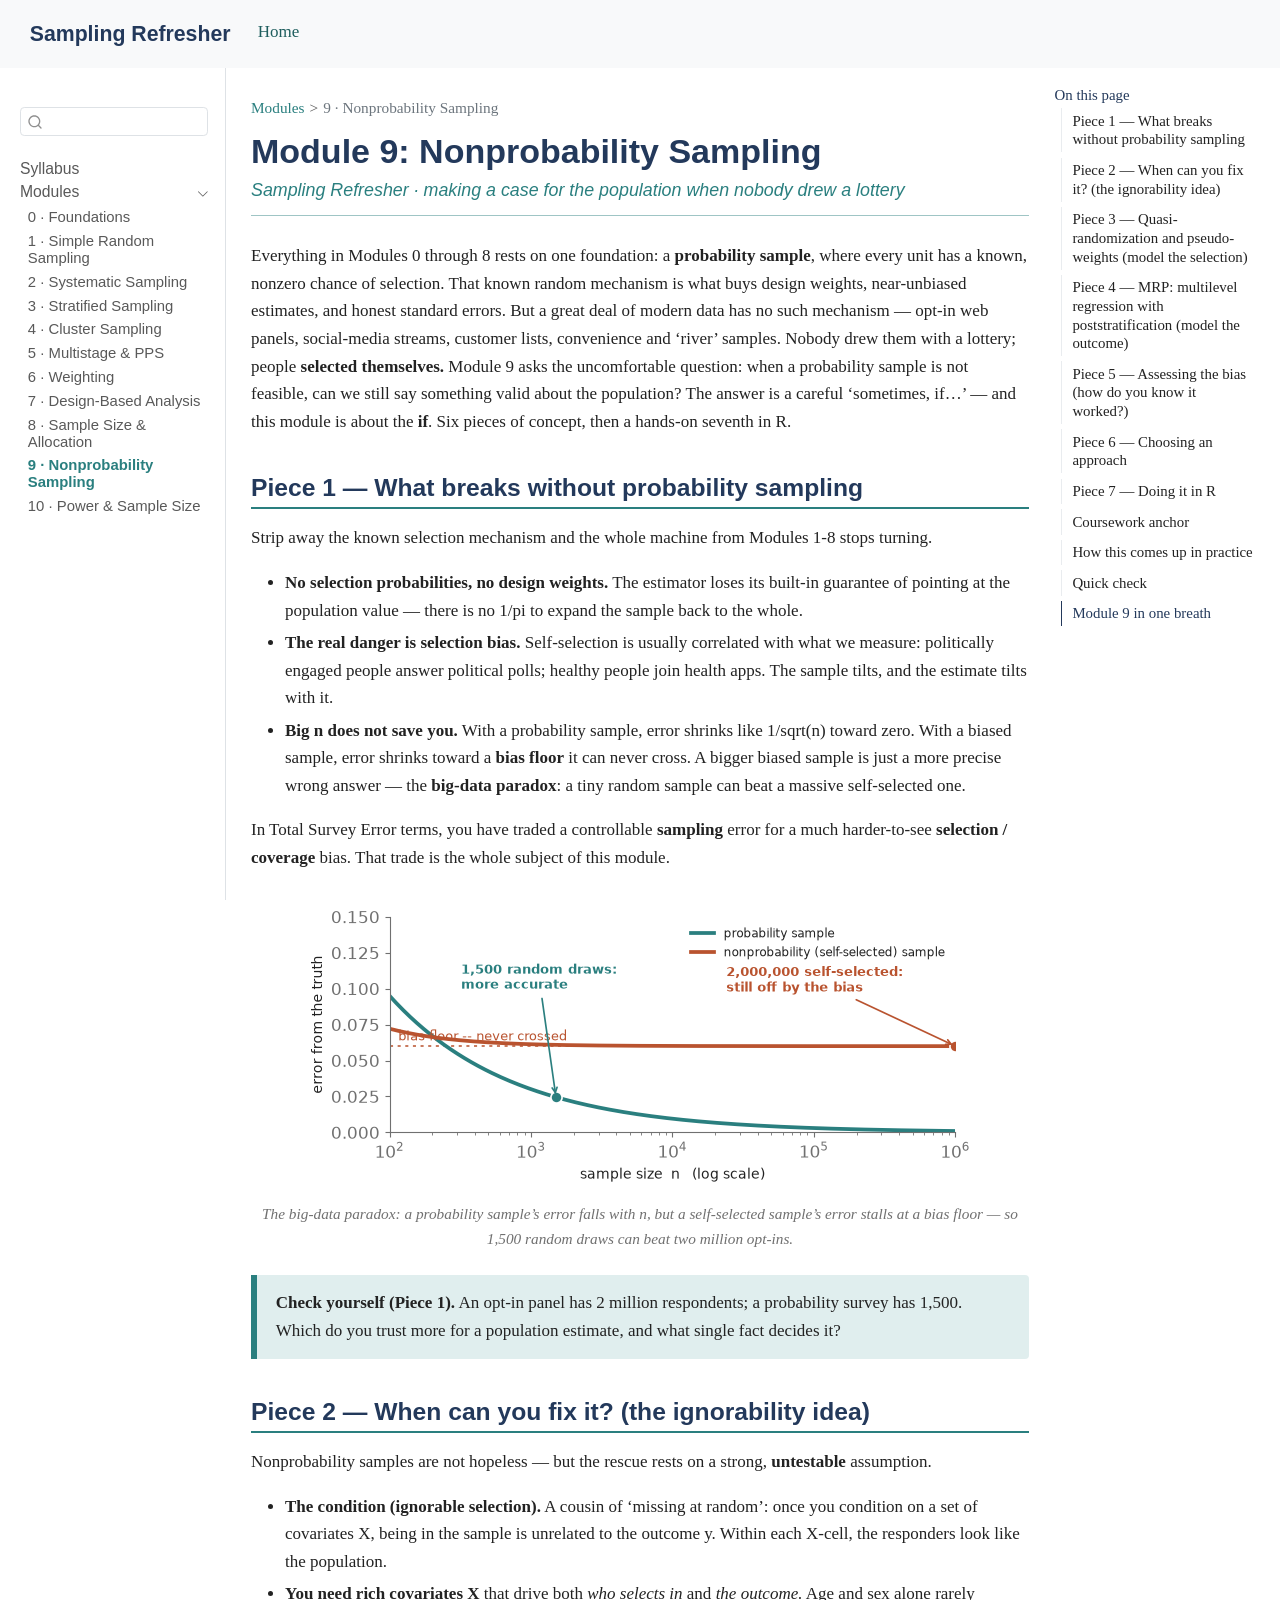
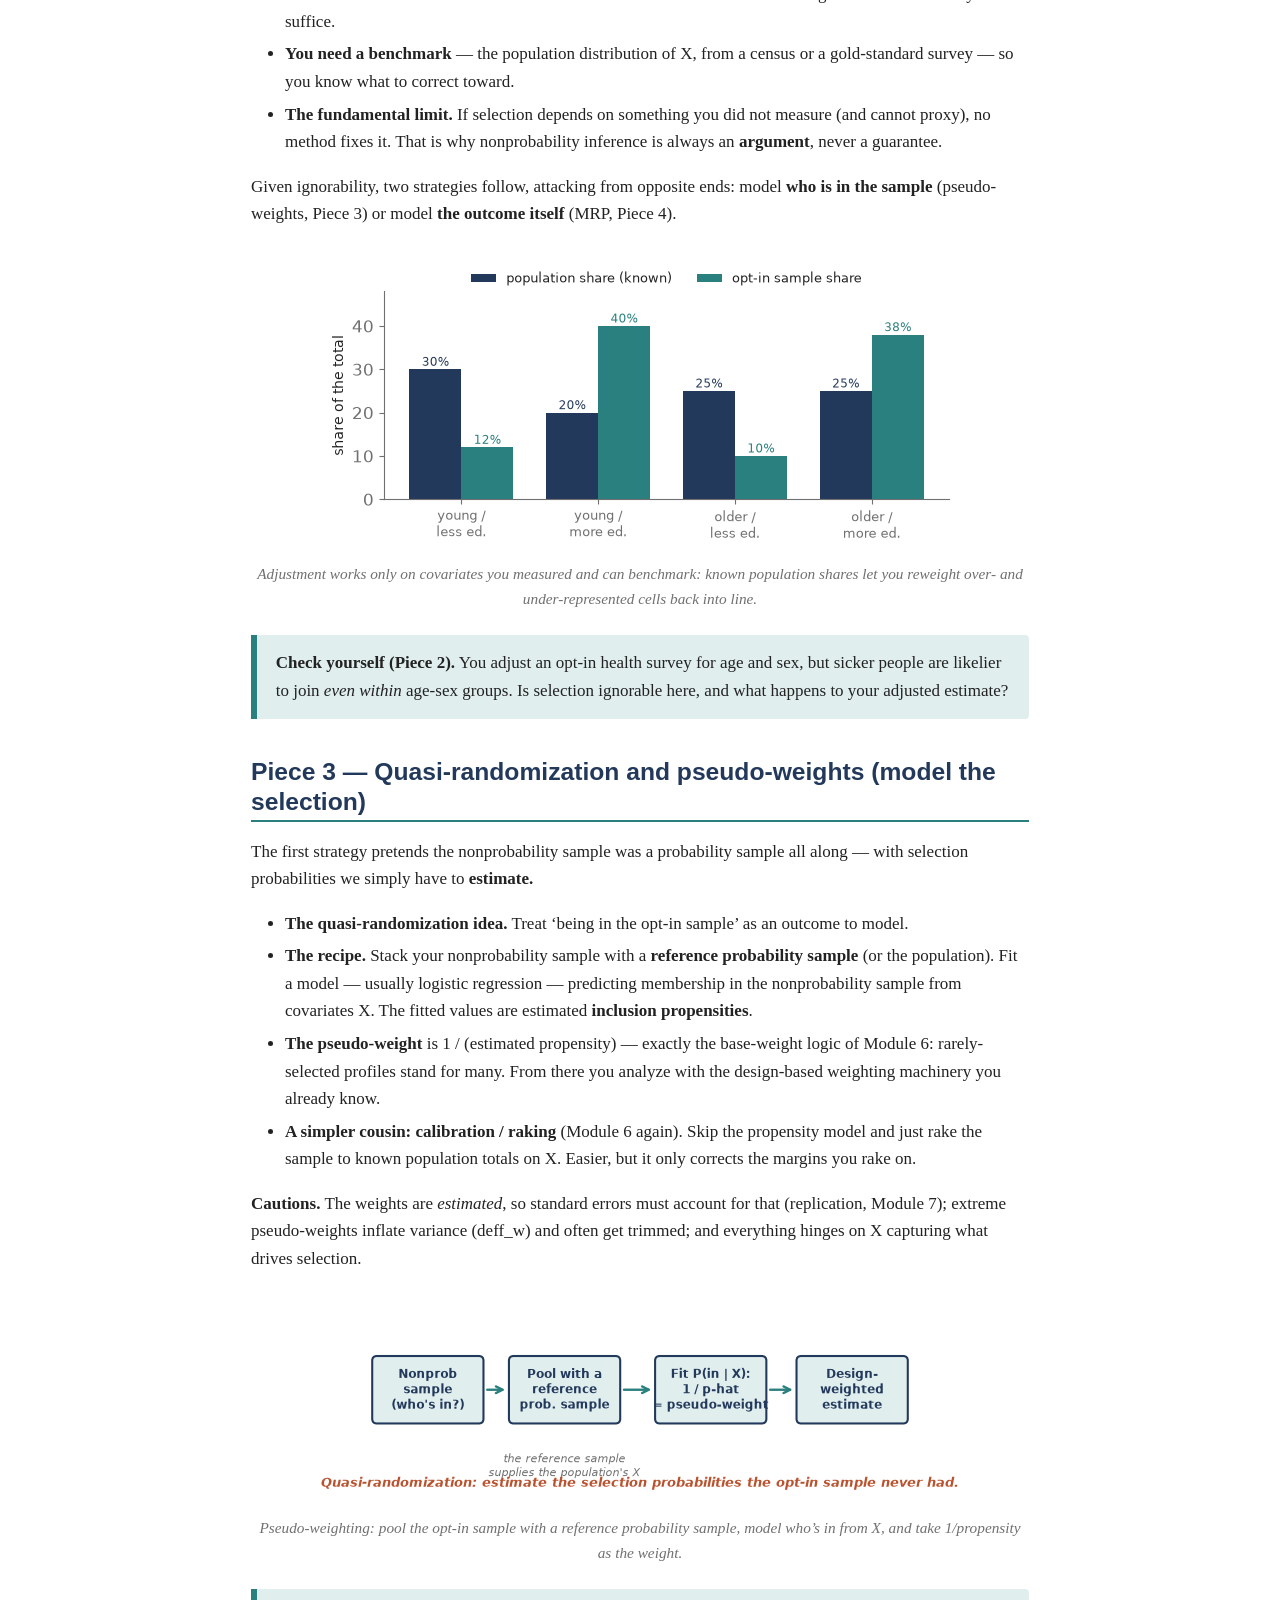
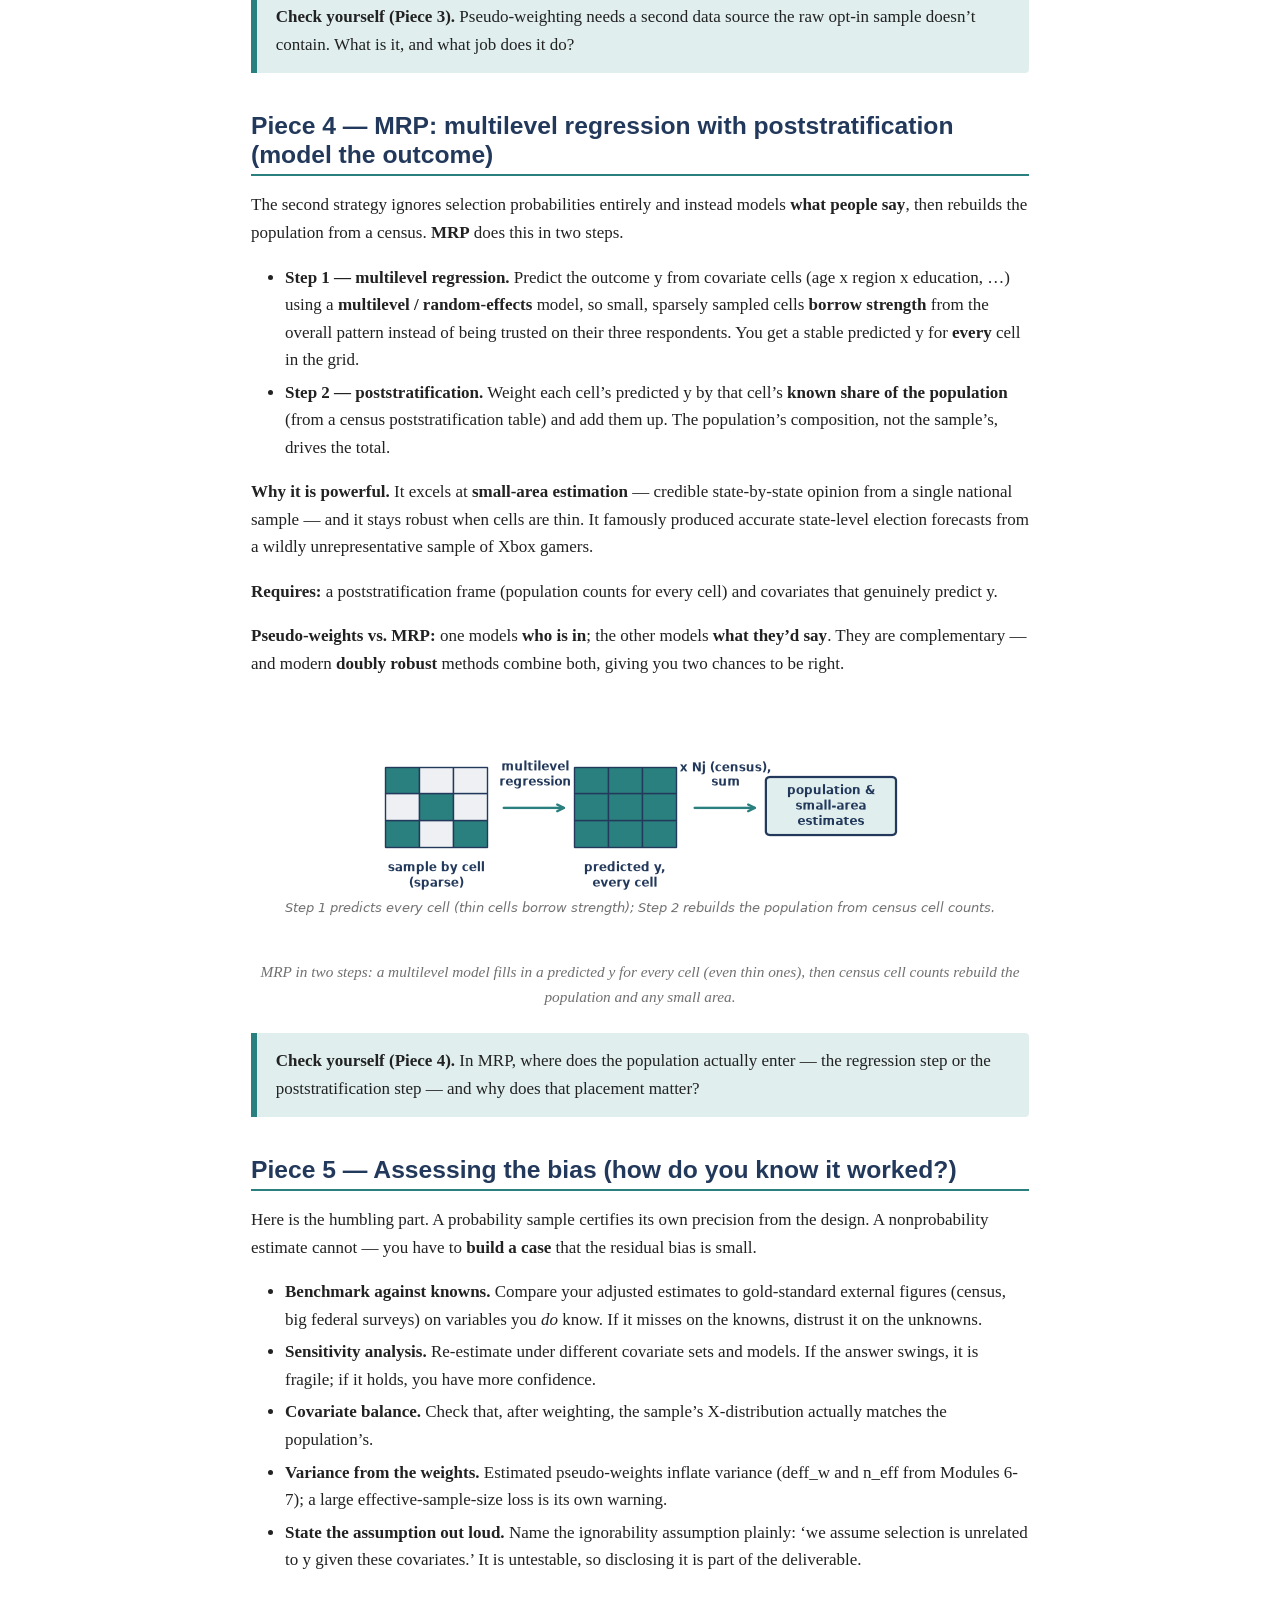
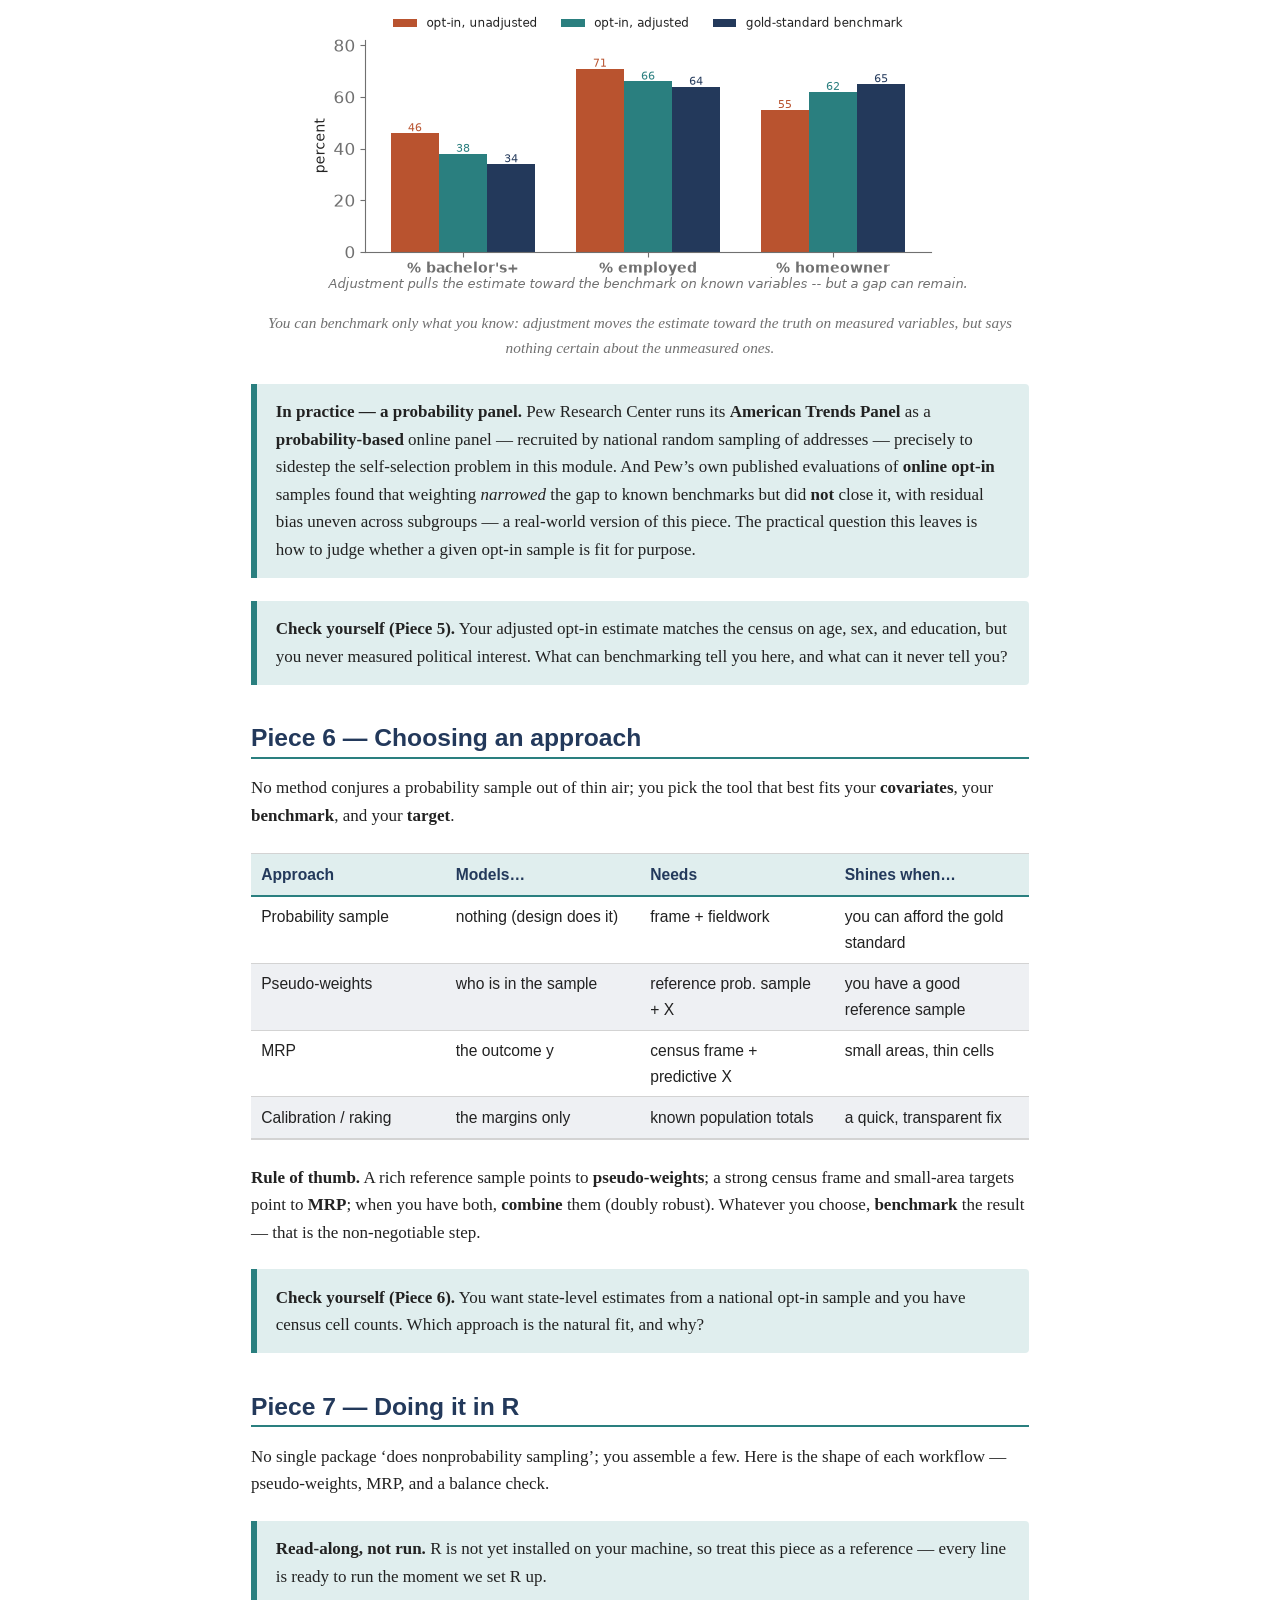
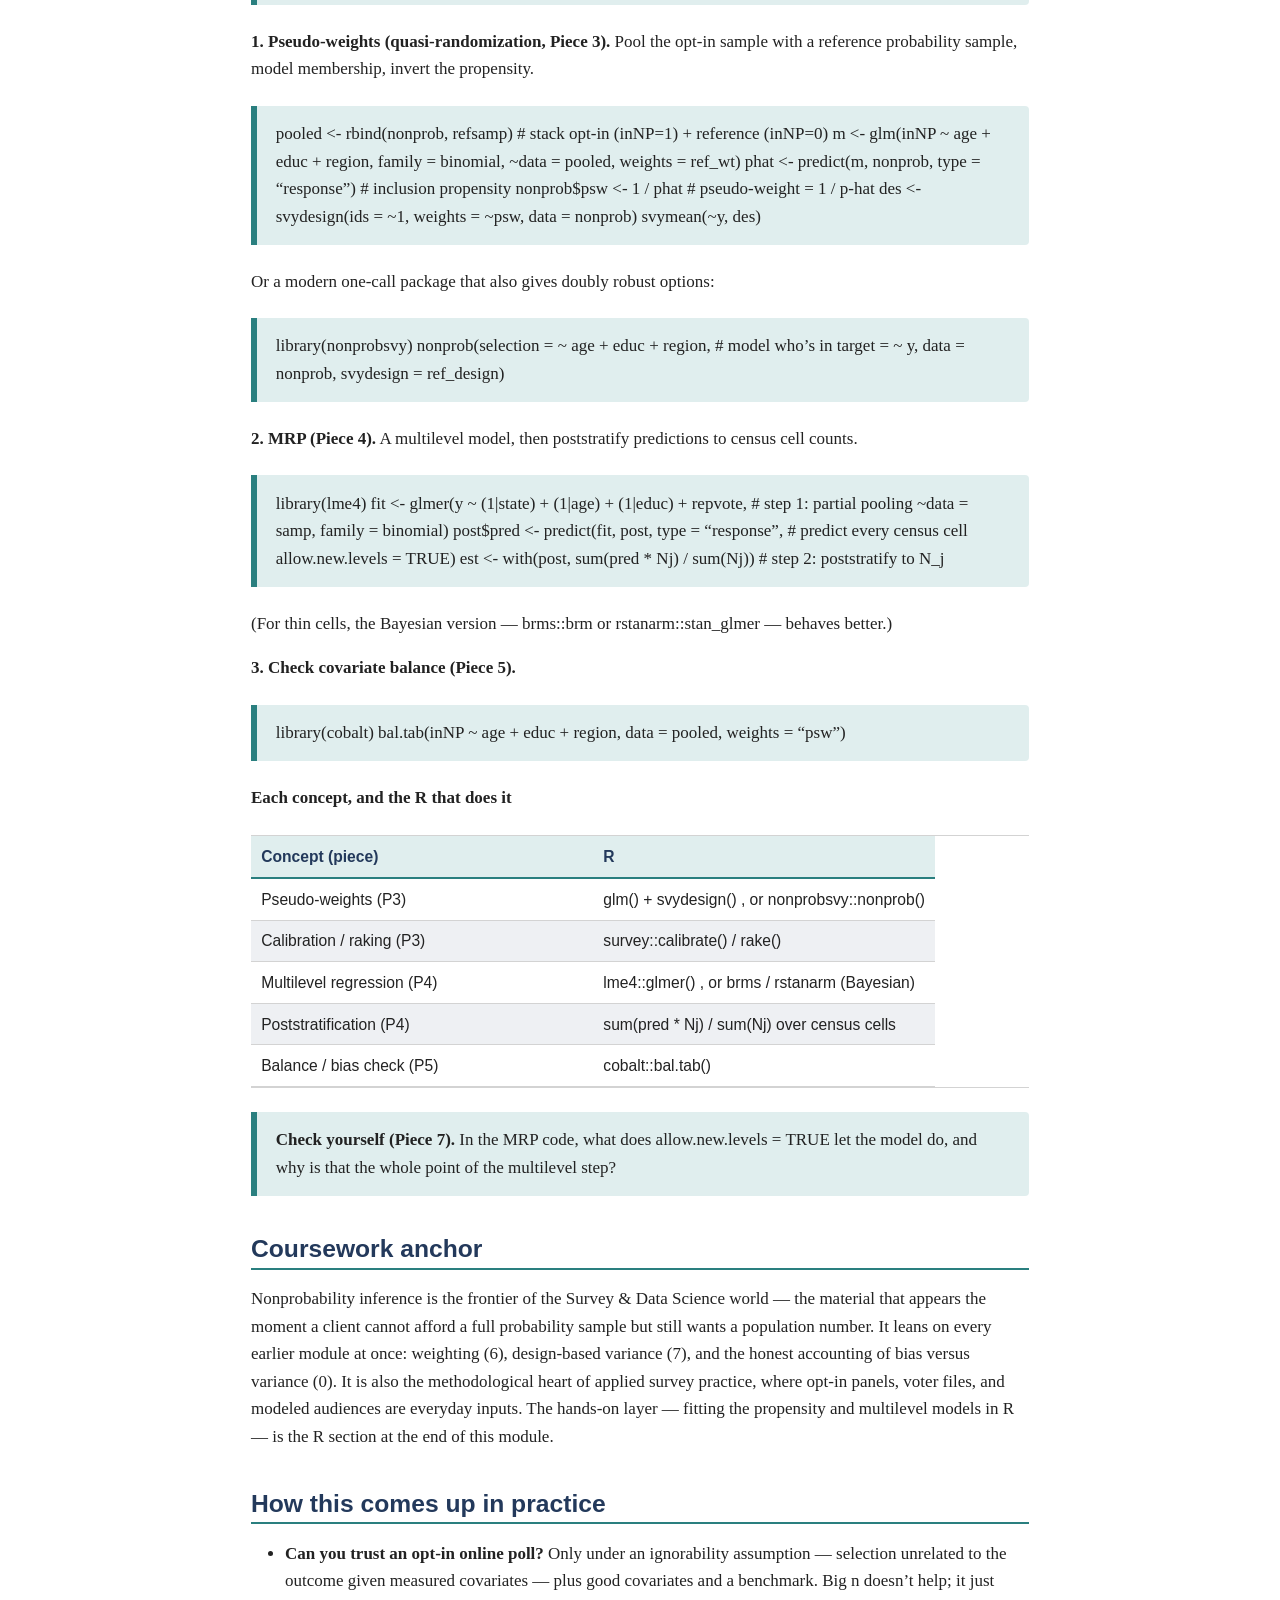
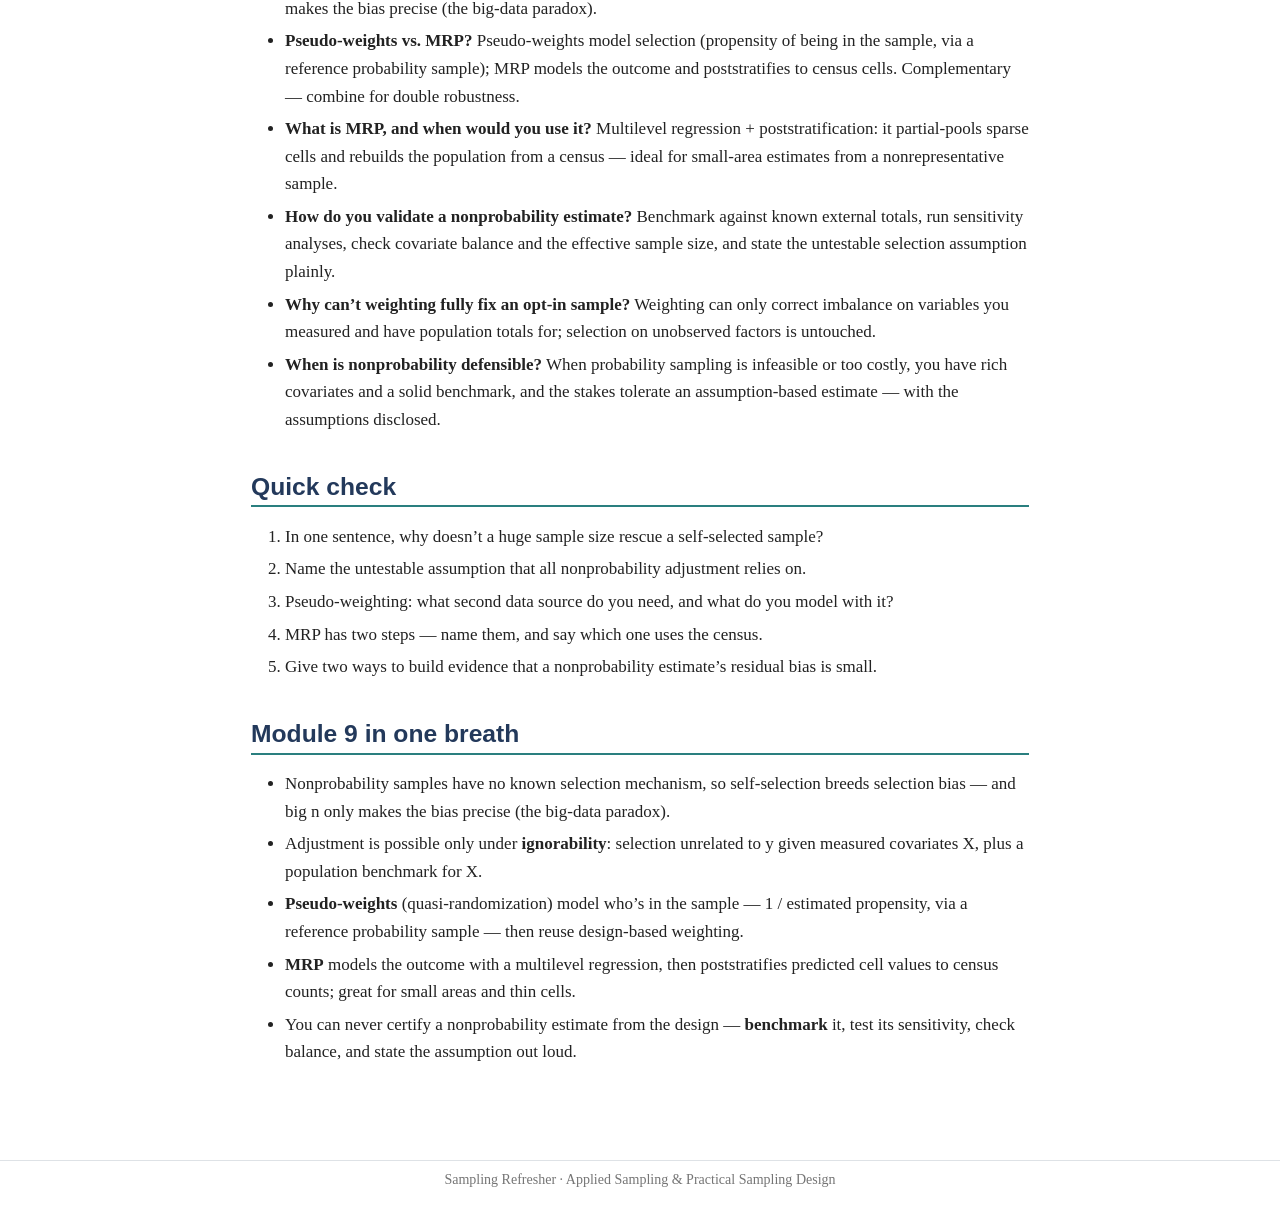
<file: 09-nonprobability-sampling.html>
<!DOCTYPE html>
<html xmlns="http://www.w3.org/1999/xhtml" lang="en" xml:lang="en"><head>

<meta charset="utf-8">
<meta name="generator" content="quarto-1.9.38">

<meta name="viewport" content="width=device-width, initial-scale=1.0, user-scalable=yes">


<title>Module 9: Nonprobability Sampling – Sampling Refresher</title>
<style>
/* Default styles provided by pandoc.
** See https://pandoc.org/MANUAL.html#variables-for-html for config info.
*/
code{white-space: pre-wrap;}
span.smallcaps{font-variant: small-caps;}
div.columns{display: flex; gap: min(4vw, 1.5em);}
div.column{flex: auto; overflow-x: auto;}
div.hanging-indent{margin-left: 1.5em; text-indent: -1.5em;}
ul.task-list{list-style: none;}
ul.task-list li input[type="checkbox"] {
  width: 0.8em;
  margin: 0 0.8em 0.2em -1em; /* quarto-specific, see https://github.com/quarto-dev/quarto-cli/issues/4556 */ 
  vertical-align: middle;
}
</style>


<script src="site_libs/quarto-nav/quarto-nav.js"></script>
<script src="site_libs/quarto-nav/headroom.min.js"></script>
<script src="site_libs/clipboard/clipboard.min.js"></script>
<script src="site_libs/quarto-search/autocomplete.umd.js"></script>
<script src="site_libs/quarto-search/fuse.min.js"></script>
<script src="site_libs/quarto-search/quarto-search.js"></script>
<meta name="quarto:offset" content="./">
<script src="site_libs/quarto-html/quarto.js" type="module"></script>
<script src="site_libs/quarto-html/tabsets/tabsets.js" type="module"></script>
<script src="site_libs/quarto-html/popper.min.js"></script>
<script src="site_libs/quarto-html/tippy.umd.min.js"></script>
<script src="site_libs/quarto-html/anchor.min.js"></script>
<link href="site_libs/quarto-html/tippy.css" rel="stylesheet">
<link href="site_libs/quarto-html/quarto-syntax-highlighting-15634bcf2e68342d4ad2dfa704d543f6.css" rel="stylesheet" id="quarto-text-highlighting-styles">
<script src="site_libs/bootstrap/bootstrap.min.js"></script>
<link href="site_libs/bootstrap/bootstrap-icons.css" rel="stylesheet">
<link href="site_libs/bootstrap/bootstrap-e8d91532b558204ec916bde7de9fbf8c.min.css" rel="stylesheet" append-hash="true" id="quarto-bootstrap" data-mode="light">
<script id="quarto-search-options" type="application/json">{
  "location": "sidebar",
  "copy-button": false,
  "collapse-after": 3,
  "panel-placement": "start",
  "type": "textbox",
  "limit": 50,
  "keyboard-shortcut": [
    "f",
    "/",
    "s"
  ],
  "language": {
    "search-no-results-text": "No results",
    "search-matching-documents-text": "matching documents",
    "search-copy-link-title": "Copy link to search",
    "search-hide-matches-text": "Hide additional matches",
    "search-more-match-text": "more match in this document",
    "search-more-matches-text": "more matches in this document",
    "search-clear-button-title": "Clear",
    "search-text-placeholder": "",
    "search-detached-cancel-button-title": "Cancel",
    "search-submit-button-title": "Submit",
    "search-label": "Search"
  }
}</script>


</head>

<body class="nav-sidebar docked nav-fixed quarto-light">

<div id="quarto-search-results"></div>
  <header id="quarto-header" class="headroom fixed-top">
    <nav class="navbar navbar-expand-lg " data-bs-theme="dark">
      <div class="navbar-container container-fluid">
      <div class="navbar-brand-container mx-auto">
    <a class="navbar-brand" href="./index.html">
    <span class="navbar-title">Sampling Refresher</span>
    </a>
  </div>
          <button class="navbar-toggler" type="button" data-bs-toggle="collapse" data-bs-target="#navbarCollapse" aria-controls="navbarCollapse" role="menu" aria-expanded="false" aria-label="Toggle navigation" onclick="if (window.quartoToggleHeadroom) { window.quartoToggleHeadroom(); }">
  <span class="navbar-toggler-icon"></span>
</button>
          <div class="collapse navbar-collapse" id="navbarCollapse">
            <ul class="navbar-nav navbar-nav-scroll me-auto">
  <li class="nav-item">
    <a class="nav-link active" href="./index.html" aria-current="page"> 
<span class="menu-text">Home</span></a>
  </li>  
</ul>
          </div> <!-- /navcollapse -->
            <div class="quarto-navbar-tools">
</div>
      </div> <!-- /container-fluid -->
    </nav>
  <nav class="quarto-secondary-nav">
    <div class="container-fluid d-flex">
      <button type="button" class="quarto-btn-toggle btn" data-bs-toggle="collapse" role="button" data-bs-target=".quarto-sidebar-collapse-item" aria-controls="quarto-sidebar" aria-expanded="false" aria-label="Toggle sidebar navigation" onclick="if (window.quartoToggleHeadroom) { window.quartoToggleHeadroom(); }">
        <i class="bi bi-layout-text-sidebar-reverse"></i>
      </button>
        <nav class="quarto-page-breadcrumbs" aria-label="breadcrumb"><ol class="breadcrumb"><li class="breadcrumb-item"><a href="./00-foundations.html">Modules</a></li><li class="breadcrumb-item"><a href="./09-nonprobability-sampling.html">9 · Nonprobability Sampling</a></li></ol></nav>
        <a class="flex-grow-1" role="navigation" data-bs-toggle="collapse" data-bs-target=".quarto-sidebar-collapse-item" aria-controls="quarto-sidebar" aria-expanded="false" aria-label="Toggle sidebar navigation" onclick="if (window.quartoToggleHeadroom) { window.quartoToggleHeadroom(); }">      
        </a>
      <button type="button" class="btn quarto-search-button" aria-label="Search" onclick="window.quartoOpenSearch();">
        <i class="bi bi-search"></i>
      </button>
    </div>
  </nav>
</header>
<!-- content -->
<div id="quarto-content" class="quarto-container page-columns page-rows-contents page-layout-article page-navbar">
<!-- sidebar -->
  <nav id="quarto-sidebar" class="sidebar collapse collapse-horizontal quarto-sidebar-collapse-item sidebar-navigation docked overflow-auto">
        <div class="mt-2 flex-shrink-0 align-items-center">
        <div class="sidebar-search">
        <div id="quarto-search" class="" title="Search"></div>
        </div>
        </div>
    <div class="sidebar-menu-container"> 
    <ul class="list-unstyled mt-1">
        <li class="sidebar-item">
  <div class="sidebar-item-container"> 
  <a href="./index.html" class="sidebar-item-text sidebar-link">
 <span class="menu-text">Syllabus</span></a>
  </div>
</li>
        <li class="sidebar-item sidebar-item-section">
      <div class="sidebar-item-container"> 
            <a class="sidebar-item-text sidebar-link text-start" data-bs-toggle="collapse" data-bs-target="#quarto-sidebar-section-1" role="navigation" aria-expanded="true">
 <span class="menu-text">Modules</span></a>
          <a class="sidebar-item-toggle text-start" data-bs-toggle="collapse" data-bs-target="#quarto-sidebar-section-1" role="navigation" aria-expanded="true" aria-label="Toggle section">
            <i class="bi bi-chevron-right ms-2"></i>
          </a> 
      </div>
      <ul id="quarto-sidebar-section-1" class="collapse list-unstyled sidebar-section depth1 show">  
          <li class="sidebar-item">
  <div class="sidebar-item-container"> 
  <a href="./00-foundations.html" class="sidebar-item-text sidebar-link">
 <span class="menu-text">0 · Foundations</span></a>
  </div>
</li>
          <li class="sidebar-item">
  <div class="sidebar-item-container"> 
  <a href="./01-simple-random-sampling.html" class="sidebar-item-text sidebar-link">
 <span class="menu-text">1 · Simple Random Sampling</span></a>
  </div>
</li>
          <li class="sidebar-item">
  <div class="sidebar-item-container"> 
  <a href="./02-systematic-sampling.html" class="sidebar-item-text sidebar-link">
 <span class="menu-text">2 · Systematic Sampling</span></a>
  </div>
</li>
          <li class="sidebar-item">
  <div class="sidebar-item-container"> 
  <a href="./03-stratified-sampling.html" class="sidebar-item-text sidebar-link">
 <span class="menu-text">3 · Stratified Sampling</span></a>
  </div>
</li>
          <li class="sidebar-item">
  <div class="sidebar-item-container"> 
  <a href="./04-cluster-sampling.html" class="sidebar-item-text sidebar-link">
 <span class="menu-text">4 · Cluster Sampling</span></a>
  </div>
</li>
          <li class="sidebar-item">
  <div class="sidebar-item-container"> 
  <a href="./05-multistage-pps.html" class="sidebar-item-text sidebar-link">
 <span class="menu-text">5 · Multistage &amp; PPS</span></a>
  </div>
</li>
          <li class="sidebar-item">
  <div class="sidebar-item-container"> 
  <a href="./06-weighting.html" class="sidebar-item-text sidebar-link">
 <span class="menu-text">6 · Weighting</span></a>
  </div>
</li>
          <li class="sidebar-item">
  <div class="sidebar-item-container"> 
  <a href="./07-design-based-analysis.html" class="sidebar-item-text sidebar-link">
 <span class="menu-text">7 · Design-Based Analysis</span></a>
  </div>
</li>
          <li class="sidebar-item">
  <div class="sidebar-item-container"> 
  <a href="./08-sample-size-allocation.html" class="sidebar-item-text sidebar-link">
 <span class="menu-text">8 · Sample Size &amp; Allocation</span></a>
  </div>
</li>
          <li class="sidebar-item">
  <div class="sidebar-item-container"> 
  <a href="./09-nonprobability-sampling.html" class="sidebar-item-text sidebar-link active">
 <span class="menu-text">9 · Nonprobability Sampling</span></a>
  </div>
</li>
          <li class="sidebar-item">
  <div class="sidebar-item-container"> 
  <a href="./10-power-sample-size.html" class="sidebar-item-text sidebar-link">
 <span class="menu-text">10 · Power &amp; Sample Size</span></a>
  </div>
</li>
      </ul>
  </li>
    </ul>
    </div>
</nav>
<div id="quarto-sidebar-glass" class="quarto-sidebar-collapse-item" data-bs-toggle="collapse" data-bs-target=".quarto-sidebar-collapse-item"></div>
<!-- margin-sidebar -->
    <div id="quarto-margin-sidebar" class="sidebar margin-sidebar">
        <nav id="TOC" role="doc-toc" class="toc-active">
    <h2 id="toc-title">On this page</h2>
   
  <ul class="collapse">
  <li><a href="#piece-1-what-breaks-without-probability-sampling" id="toc-piece-1-what-breaks-without-probability-sampling" class="nav-link active" data-scroll-target="#piece-1-what-breaks-without-probability-sampling">Piece 1 — What breaks without probability sampling</a></li>
  <li><a href="#piece-2-when-can-you-fix-it-the-ignorability-idea" id="toc-piece-2-when-can-you-fix-it-the-ignorability-idea" class="nav-link" data-scroll-target="#piece-2-when-can-you-fix-it-the-ignorability-idea">Piece 2 — When can you fix it? (the ignorability idea)</a></li>
  <li><a href="#piece-3-quasi-randomization-and-pseudo-weights-model-the-selection" id="toc-piece-3-quasi-randomization-and-pseudo-weights-model-the-selection" class="nav-link" data-scroll-target="#piece-3-quasi-randomization-and-pseudo-weights-model-the-selection">Piece 3 — Quasi-randomization and pseudo-weights (model the selection)</a></li>
  <li><a href="#piece-4-mrp-multilevel-regression-with-poststratification-model-the-outcome" id="toc-piece-4-mrp-multilevel-regression-with-poststratification-model-the-outcome" class="nav-link" data-scroll-target="#piece-4-mrp-multilevel-regression-with-poststratification-model-the-outcome">Piece 4 — MRP: multilevel regression with poststratification (model the outcome)</a></li>
  <li><a href="#piece-5-assessing-the-bias-how-do-you-know-it-worked" id="toc-piece-5-assessing-the-bias-how-do-you-know-it-worked" class="nav-link" data-scroll-target="#piece-5-assessing-the-bias-how-do-you-know-it-worked">Piece 5 — Assessing the bias (how do you know it worked?)</a></li>
  <li><a href="#piece-6-choosing-an-approach" id="toc-piece-6-choosing-an-approach" class="nav-link" data-scroll-target="#piece-6-choosing-an-approach">Piece 6 — Choosing an approach</a></li>
  <li><a href="#piece-7-doing-it-in-r" id="toc-piece-7-doing-it-in-r" class="nav-link" data-scroll-target="#piece-7-doing-it-in-r">Piece 7 — Doing it in R</a></li>
  <li><a href="#coursework-anchor" id="toc-coursework-anchor" class="nav-link" data-scroll-target="#coursework-anchor">Coursework anchor</a></li>
  <li><a href="#how-this-comes-up-in-practice" id="toc-how-this-comes-up-in-practice" class="nav-link" data-scroll-target="#how-this-comes-up-in-practice">How this comes up in practice</a></li>
  <li><a href="#quick-check" id="toc-quick-check" class="nav-link" data-scroll-target="#quick-check">Quick check</a></li>
  <li><a href="#module-9-in-one-breath" id="toc-module-9-in-one-breath" class="nav-link" data-scroll-target="#module-9-in-one-breath">Module 9 in one breath</a></li>
  </ul>
</nav>
    </div>
<!-- main -->
<main class="content" id="quarto-document-content">

<header id="title-block-header" class="quarto-title-block default"><nav class="quarto-page-breadcrumbs quarto-title-breadcrumbs d-none d-lg-block" aria-label="breadcrumb"><ol class="breadcrumb"><li class="breadcrumb-item"><a href="./00-foundations.html">Modules</a></li><li class="breadcrumb-item"><a href="./09-nonprobability-sampling.html">9 · Nonprobability Sampling</a></li></ol></nav>
<div class="quarto-title">
<h1 class="title">Module 9: Nonprobability Sampling</h1>
<p class="subtitle lead">Sampling Refresher · making a case for the population when nobody drew a lottery</p>
</div>



<div class="quarto-title-meta">

    
  
    
  </div>
  


</header>


<p>Everything in Modules 0 through 8 rests on one foundation: a <strong>probability sample</strong>, where every unit has a known, nonzero chance of selection. That known random mechanism is what buys design weights, near-unbiased estimates, and honest standard errors. But a great deal of modern data has no such mechanism — opt-in web panels, social-media streams, customer lists, convenience and ‘river’ samples. Nobody drew them with a lottery; people <strong>selected themselves.</strong> Module 9 asks the uncomfortable question: when a probability sample is not feasible, can we still say something valid about the population? The answer is a careful ‘sometimes, if…’ — and this module is about the <strong>if</strong>. Six pieces of concept, then a hands-on seventh in R.</p>
<section id="piece-1-what-breaks-without-probability-sampling" class="level2">
<h2 class="anchored" data-anchor-id="piece-1-what-breaks-without-probability-sampling">Piece 1 — What breaks without probability sampling</h2>
<p>Strip away the known selection mechanism and the whole machine from Modules 1-8 stops turning.</p>
<ul>
<li><strong>No selection probabilities, no design weights.</strong> The estimator loses its built-in guarantee of pointing at the population value — there is no 1/pi to expand the sample back to the whole.</li>
<li><strong>The real danger is selection bias.</strong> Self-selection is usually correlated with what we measure: politically engaged people answer political polls; healthy people join health apps. The sample tilts, and the estimate tilts with it.</li>
<li><strong>Big n does not save you.</strong> With a probability sample, error shrinks like 1/sqrt(n) toward zero. With a biased sample, error shrinks toward a <strong>bias floor</strong> it can never cross. A bigger biased sample is just a more precise wrong answer — the <strong>big-data paradox</strong>: a tiny random sample can beat a massive self-selected one.</li>
</ul>
<p>In Total Survey Error terms, you have traded a controllable <strong>sampling</strong> error for a much harder-to-see <strong>selection / coverage</strong> bias. That trade is the whole subject of this module.</p>
<div class="quarto-figure quarto-figure-center">
<figure class="figure">
<p><img src="figures/09-nonprobability-sampling-fig1.png" class="img-fluid figure-img"></p>
<figcaption><em>The big-data paradox: a probability sample’s error falls with n, but a self-selected sample’s error stalls at a bias floor — so 1,500 random draws can beat two million opt-ins.</em></figcaption>
</figure>
</div>
<div class="fieldnote">
<p><strong>Check yourself (Piece 1).</strong> An opt-in panel has 2 million respondents; a probability survey has 1,500. Which do you trust more for a population estimate, and what single fact decides it?</p>
</div>
</section>
<section id="piece-2-when-can-you-fix-it-the-ignorability-idea" class="level2">
<h2 class="anchored" data-anchor-id="piece-2-when-can-you-fix-it-the-ignorability-idea">Piece 2 — When can you fix it? (the ignorability idea)</h2>
<p>Nonprobability samples are not hopeless — but the rescue rests on a strong, <strong>untestable</strong> assumption.</p>
<ul>
<li><strong>The condition (ignorable selection).</strong> A cousin of ‘missing at random’: once you condition on a set of covariates X, being in the sample is unrelated to the outcome y. Within each X-cell, the responders look like the population.</li>
<li><strong>You need rich covariates X</strong> that drive both <em>who selects in</em> and <em>the outcome.</em> Age and sex alone rarely suffice.</li>
<li><strong>You need a benchmark</strong> — the population distribution of X, from a census or a gold-standard survey — so you know what to correct toward.</li>
<li><strong>The fundamental limit.</strong> If selection depends on something you did not measure (and cannot proxy), no method fixes it. That is why nonprobability inference is always an <strong>argument</strong>, never a guarantee.</li>
</ul>
<p>Given ignorability, two strategies follow, attacking from opposite ends: model <strong>who is in the sample</strong> (pseudo-weights, Piece 3) or model <strong>the outcome itself</strong> (MRP, Piece 4).</p>
<div class="quarto-figure quarto-figure-center">
<figure class="figure">
<p><img src="figures/09-nonprobability-sampling-fig2.png" class="img-fluid figure-img"></p>
<figcaption><em>Adjustment works only on covariates you measured and can benchmark: known population shares let you reweight over- and under-represented cells back into line.</em></figcaption>
</figure>
</div>
<div class="fieldnote">
<p><strong>Check yourself (Piece 2).</strong> You adjust an opt-in health survey for age and sex, but sicker people are likelier to join <em>even within</em> age-sex groups. Is selection ignorable here, and what happens to your adjusted estimate?</p>
</div>
</section>
<section id="piece-3-quasi-randomization-and-pseudo-weights-model-the-selection" class="level2">
<h2 class="anchored" data-anchor-id="piece-3-quasi-randomization-and-pseudo-weights-model-the-selection">Piece 3 — Quasi-randomization and pseudo-weights (model the selection)</h2>
<p>The first strategy pretends the nonprobability sample was a probability sample all along — with selection probabilities we simply have to <strong>estimate.</strong></p>
<ul>
<li><strong>The quasi-randomization idea.</strong> Treat ‘being in the opt-in sample’ as an outcome to model.</li>
<li><strong>The recipe.</strong> Stack your nonprobability sample with a <strong>reference probability sample</strong> (or the population). Fit a model — usually logistic regression — predicting membership in the nonprobability sample from covariates X. The fitted values are estimated <strong>inclusion propensities</strong>.</li>
<li><strong>The pseudo-weight</strong> is 1 / (estimated propensity) — exactly the base-weight logic of Module 6: rarely-selected profiles stand for many. From there you analyze with the design-based weighting machinery you already know.</li>
<li><strong>A simpler cousin: calibration / raking</strong> (Module 6 again). Skip the propensity model and just rake the sample to known population totals on X. Easier, but it only corrects the margins you rake on.</li>
</ul>
<p><strong>Cautions.</strong> The weights are <em>estimated</em>, so standard errors must account for that (replication, Module 7); extreme pseudo-weights inflate variance (deff_w) and often get trimmed; and everything hinges on X capturing what drives selection.</p>
<div class="quarto-figure quarto-figure-center">
<figure class="figure">
<p><img src="figures/09-nonprobability-sampling-fig3.png" class="img-fluid figure-img"></p>
<figcaption><em>Pseudo-weighting: pool the opt-in sample with a reference probability sample, model who’s in from X, and take 1/propensity as the weight.</em></figcaption>
</figure>
</div>
<div class="fieldnote">
<p><strong>Check yourself (Piece 3).</strong> Pseudo-weighting needs a second data source the raw opt-in sample doesn’t contain. What is it, and what job does it do?</p>
</div>
</section>
<section id="piece-4-mrp-multilevel-regression-with-poststratification-model-the-outcome" class="level2">
<h2 class="anchored" data-anchor-id="piece-4-mrp-multilevel-regression-with-poststratification-model-the-outcome">Piece 4 — MRP: multilevel regression with poststratification (model the outcome)</h2>
<p>The second strategy ignores selection probabilities entirely and instead models <strong>what people say</strong>, then rebuilds the population from a census. <strong>MRP</strong> does this in two steps.</p>
<ul>
<li><strong>Step 1 — multilevel regression.</strong> Predict the outcome y from covariate cells (age x region x education, …) using a <strong>multilevel / random-effects</strong> model, so small, sparsely sampled cells <strong>borrow strength</strong> from the overall pattern instead of being trusted on their three respondents. You get a stable predicted y for <strong>every</strong> cell in the grid.</li>
<li><strong>Step 2 — poststratification.</strong> Weight each cell’s predicted y by that cell’s <strong>known share of the population</strong> (from a census poststratification table) and add them up. The population’s composition, not the sample’s, drives the total.</li>
</ul>
<p><strong>Why it is powerful.</strong> It excels at <strong>small-area estimation</strong> — credible state-by-state opinion from a single national sample — and it stays robust when cells are thin. It famously produced accurate state-level election forecasts from a wildly unrepresentative sample of Xbox gamers.</p>
<p><strong>Requires:</strong> a poststratification frame (population counts for every cell) and covariates that genuinely predict y.</p>
<p><strong>Pseudo-weights vs.&nbsp;MRP:</strong> one models <strong>who is in</strong>; the other models <strong>what they’d say</strong>. They are complementary — and modern <strong>doubly robust</strong> methods combine both, giving you two chances to be right.</p>
<div class="quarto-figure quarto-figure-center">
<figure class="figure">
<p><img src="figures/09-nonprobability-sampling-fig4.png" class="img-fluid figure-img"></p>
<figcaption><em>MRP in two steps: a multilevel model fills in a predicted y for every cell (even thin ones), then census cell counts rebuild the population and any small area.</em></figcaption>
</figure>
</div>
<div class="fieldnote">
<p><strong>Check yourself (Piece 4).</strong> In MRP, where does the population actually enter — the regression step or the poststratification step — and why does that placement matter?</p>
</div>
</section>
<section id="piece-5-assessing-the-bias-how-do-you-know-it-worked" class="level2">
<h2 class="anchored" data-anchor-id="piece-5-assessing-the-bias-how-do-you-know-it-worked">Piece 5 — Assessing the bias (how do you know it worked?)</h2>
<p>Here is the humbling part. A probability sample certifies its own precision from the design. A nonprobability estimate cannot — you have to <strong>build a case</strong> that the residual bias is small.</p>
<ul>
<li><strong>Benchmark against knowns.</strong> Compare your adjusted estimates to gold-standard external figures (census, big federal surveys) on variables you <em>do</em> know. If it misses on the knowns, distrust it on the unknowns.</li>
<li><strong>Sensitivity analysis.</strong> Re-estimate under different covariate sets and models. If the answer swings, it is fragile; if it holds, you have more confidence.</li>
<li><strong>Covariate balance.</strong> Check that, after weighting, the sample’s X-distribution actually matches the population’s.</li>
<li><strong>Variance from the weights.</strong> Estimated pseudo-weights inflate variance (deff_w and n_eff from Modules 6-7); a large effective-sample-size loss is its own warning.</li>
<li><strong>State the assumption out loud.</strong> Name the ignorability assumption plainly: ‘we assume selection is unrelated to y given these covariates.’ It is untestable, so disclosing it is part of the deliverable.</li>
</ul>
<div class="quarto-figure quarto-figure-center">
<figure class="figure">
<p><img src="figures/09-nonprobability-sampling-fig5.png" class="img-fluid figure-img"></p>
<figcaption><em>You can benchmark only what you know: adjustment moves the estimate toward the truth on measured variables, but says nothing certain about the unmeasured ones.</em></figcaption>
</figure>
</div>
<div class="fieldnote">
<p><strong>In practice — a probability panel.</strong> Pew Research Center runs its <strong>American Trends Panel</strong> as a <strong>probability-based</strong> online panel — recruited by national random sampling of addresses — precisely to sidestep the self-selection problem in this module. And Pew’s own published evaluations of <strong>online opt-in</strong> samples found that weighting <em>narrowed</em> the gap to known benchmarks but did <strong>not</strong> close it, with residual bias uneven across subgroups — a real-world version of this piece. The practical question this leaves is how to judge whether a given opt-in sample is fit for purpose.</p>
</div>
<div class="fieldnote">
<p><strong>Check yourself (Piece 5).</strong> Your adjusted opt-in estimate matches the census on age, sex, and education, but you never measured political interest. What can benchmarking tell you here, and what can it never tell you?</p>
</div>
</section>
<section id="piece-6-choosing-an-approach" class="level2">
<h2 class="anchored" data-anchor-id="piece-6-choosing-an-approach">Piece 6 — Choosing an approach</h2>
<p>No method conjures a probability sample out of thin air; you pick the tool that best fits your <strong>covariates</strong>, your <strong>benchmark</strong>, and your <strong>target</strong>.</p>
<table class="caption-top table">
<colgroup>
<col style="width: 25%">
<col style="width: 25%">
<col style="width: 25%">
<col style="width: 25%">
</colgroup>
<thead>
<tr class="header">
<th><strong>Approach</strong></th>
<th><strong>Models…</strong></th>
<th><strong>Needs</strong></th>
<th><strong>Shines when…</strong></th>
</tr>
</thead>
<tbody>
<tr class="odd">
<td>Probability sample</td>
<td>nothing (design does it)</td>
<td>frame + fieldwork</td>
<td>you can afford the gold standard</td>
</tr>
<tr class="even">
<td>Pseudo-weights</td>
<td>who is in the sample</td>
<td>reference prob. sample + X</td>
<td>you have a good reference sample</td>
</tr>
<tr class="odd">
<td>MRP</td>
<td>the outcome y</td>
<td>census frame + predictive X</td>
<td>small areas, thin cells</td>
</tr>
<tr class="even">
<td>Calibration / raking</td>
<td>the margins only</td>
<td>known population totals</td>
<td>a quick, transparent fix</td>
</tr>
</tbody>
</table>
<p><strong>Rule of thumb.</strong> A rich reference sample points to <strong>pseudo-weights</strong>; a strong census frame and small-area targets point to <strong>MRP</strong>; when you have both, <strong>combine</strong> them (doubly robust). Whatever you choose, <strong>benchmark</strong> the result — that is the non-negotiable step.</p>
<div class="fieldnote">
<p><strong>Check yourself (Piece 6).</strong> You want state-level estimates from a national opt-in sample and you have census cell counts. Which approach is the natural fit, and why?</p>
</div>
</section>
<section id="piece-7-doing-it-in-r" class="level2">
<h2 class="anchored" data-anchor-id="piece-7-doing-it-in-r">Piece 7 — Doing it in R</h2>
<p>No single package ‘does nonprobability sampling’; you assemble a few. Here is the shape of each workflow — pseudo-weights, MRP, and a balance check.</p>
<div class="fieldnote">
<p><strong>Read-along, not run.</strong> R is not yet installed on your machine, so treat this piece as a reference — every line is ready to run the moment we set R up.</p>
</div>
<p><strong>1. Pseudo-weights (quasi-randomization, Piece 3).</strong> Pool the opt-in sample with a reference probability sample, model membership, invert the propensity.</p>
<div class="fieldnote">
<p>pooled &lt;- rbind(nonprob, refsamp) # stack opt-in (inNP=1) + reference (inNP=0) m &lt;- glm(inNP ~ age + educ + region, family = binomial, <sub></sub>~data = pooled, weights = ref_wt) phat &lt;- predict(m, nonprob, type = “response”) # inclusion propensity nonprob$psw &lt;- 1 / phat # pseudo-weight = 1 / p-hat des &lt;- svydesign(ids = ~1, weights = ~psw, data = nonprob) svymean(~y, des)</p>
</div>
<p>Or a modern one-call package that also gives doubly robust options:</p>
<div class="fieldnote">
<p>library(nonprobsvy) nonprob(selection = ~ age + educ + region, # model who’s in <sub></sub>target = ~ y, data = nonprob, svydesign = ref_design)</p>
</div>
<p><strong>2. MRP (Piece 4).</strong> A multilevel model, then poststratify predictions to census cell counts.</p>
<div class="fieldnote">
<p>library(lme4) fit &lt;- glmer(y ~ (1|state) + (1|age) + (1|educ) + repvote, # step 1: partial pooling <sub></sub>~data = samp, family = binomial) post$pred &lt;- predict(fit, post, type = “response”, # predict every census cell <sub></sub>allow.new.levels = TRUE) est &lt;- with(post, sum(pred * Nj) / sum(Nj)) # step 2: poststratify to N_j</p>
</div>
<p>(For thin cells, the Bayesian version — brms::brm or rstanarm::stan_glmer — behaves better.)</p>
<p><strong>3. Check covariate balance (Piece 5).</strong></p>
<div class="fieldnote">
<p>library(cobalt) bal.tab(inNP ~ age + educ + region, data = pooled, weights = “psw”)</p>
</div>
<p><strong>Each concept, and the R that does it</strong></p>
<table class="caption-top table">
<colgroup>
<col style="width: 50%">
<col style="width: 50%">
</colgroup>
<thead>
<tr class="header">
<th><strong>Concept (piece)</strong></th>
<th><strong>R</strong></th>
</tr>
</thead>
<tbody>
<tr class="odd">
<td>Pseudo-weights (P3)</td>
<td>glm() + svydesign() , or nonprobsvy::nonprob()</td>
</tr>
<tr class="even">
<td>Calibration / raking (P3)</td>
<td>survey::calibrate() / rake()</td>
</tr>
<tr class="odd">
<td>Multilevel regression (P4)</td>
<td>lme4::glmer() , or brms / rstanarm (Bayesian)</td>
</tr>
<tr class="even">
<td>Poststratification (P4)</td>
<td>sum(pred * Nj) / sum(Nj) over census cells</td>
</tr>
<tr class="odd">
<td>Balance / bias check (P5)</td>
<td>cobalt::bal.tab()</td>
</tr>
</tbody>
</table>
<div class="fieldnote">
<p><strong>Check yourself (Piece 7).</strong> In the MRP code, what does allow.new.levels = TRUE let the model do, and why is that the whole point of the multilevel step?</p>
</div>
</section>
<section id="coursework-anchor" class="level2">
<h2 class="anchored" data-anchor-id="coursework-anchor">Coursework anchor</h2>
<p>Nonprobability inference is the frontier of the Survey &amp; Data Science world — the material that appears the moment a client cannot afford a full probability sample but still wants a population number. It leans on every earlier module at once: weighting (6), design-based variance (7), and the honest accounting of bias versus variance (0). It is also the methodological heart of applied survey practice, where opt-in panels, voter files, and modeled audiences are everyday inputs. The hands-on layer — fitting the propensity and multilevel models in R — is the R section at the end of this module.</p>
</section>
<section id="how-this-comes-up-in-practice" class="level2">
<h2 class="anchored" data-anchor-id="how-this-comes-up-in-practice">How this comes up in practice</h2>
<ul>
<li><strong>Can you trust an opt-in online poll?</strong> Only under an ignorability assumption — selection unrelated to the outcome given measured covariates — plus good covariates and a benchmark. Big n doesn’t help; it just makes the bias precise (the big-data paradox).</li>
<li><strong>Pseudo-weights vs.&nbsp;MRP?</strong> Pseudo-weights model selection (propensity of being in the sample, via a reference probability sample); MRP models the outcome and poststratifies to census cells. Complementary — combine for double robustness.</li>
<li><strong>What is MRP, and when would you use it?</strong> Multilevel regression + poststratification: it partial-pools sparse cells and rebuilds the population from a census — ideal for small-area estimates from a nonrepresentative sample.</li>
<li><strong>How do you validate a nonprobability estimate?</strong> Benchmark against known external totals, run sensitivity analyses, check covariate balance and the effective sample size, and state the untestable selection assumption plainly.</li>
<li><strong>Why can’t weighting fully fix an opt-in sample?</strong> Weighting can only correct imbalance on variables you measured and have population totals for; selection on unobserved factors is untouched.</li>
<li><strong>When is nonprobability defensible?</strong> When probability sampling is infeasible or too costly, you have rich covariates and a solid benchmark, and the stakes tolerate an assumption-based estimate — with the assumptions disclosed.</li>
</ul>
</section>
<section id="quick-check" class="level2">
<h2 class="anchored" data-anchor-id="quick-check">Quick check</h2>
<ol type="1">
<li>In one sentence, why doesn’t a huge sample size rescue a self-selected sample?</li>
<li>Name the untestable assumption that all nonprobability adjustment relies on.</li>
<li>Pseudo-weighting: what second data source do you need, and what do you model with it?</li>
<li>MRP has two steps — name them, and say which one uses the census.</li>
<li>Give two ways to build evidence that a nonprobability estimate’s residual bias is small.</li>
</ol>
</section>
<section id="module-9-in-one-breath" class="level2">
<h2 class="anchored" data-anchor-id="module-9-in-one-breath">Module 9 in one breath</h2>
<ul>
<li>Nonprobability samples have no known selection mechanism, so self-selection breeds selection bias — and big n only makes the bias precise (the big-data paradox).</li>
<li>Adjustment is possible only under <strong>ignorability</strong>: selection unrelated to y given measured covariates X, plus a population benchmark for X.</li>
<li><strong>Pseudo-weights</strong> (quasi-randomization) model who’s in the sample — 1 / estimated propensity, via a reference probability sample — then reuse design-based weighting.</li>
<li><strong>MRP</strong> models the outcome with a multilevel regression, then poststratifies predicted cell values to census counts; great for small areas and thin cells.</li>
<li>You can never certify a nonprobability estimate from the design — <strong>benchmark</strong> it, test its sensitivity, check balance, and state the assumption out loud.</li>
</ul>


</section>

</main> <!-- /main -->
<script id="quarto-html-after-body" type="application/javascript">
  window.document.addEventListener("DOMContentLoaded", function (event) {
    const icon = "";
    const anchorJS = new window.AnchorJS();
    anchorJS.options = {
      placement: 'right',
      icon: icon
    };
    anchorJS.add('.anchored');
    const isCodeAnnotation = (el) => {
      for (const clz of el.classList) {
        if (clz.startsWith('code-annotation-')) {                     
          return true;
        }
      }
      return false;
    }
    const onCopySuccess = function(e) {
      // button target
      const button = e.trigger;
      // don't keep focus
      button.blur();
      // flash "checked"
      button.classList.add('code-copy-button-checked');
      var currentTitle = button.getAttribute("title");
      button.setAttribute("title", "Copied!");
      let tooltip;
      if (window.bootstrap) {
        button.setAttribute("data-bs-toggle", "tooltip");
        button.setAttribute("data-bs-placement", "left");
        button.setAttribute("data-bs-title", "Copied!");
        tooltip = new bootstrap.Tooltip(button, 
          { trigger: "manual", 
            customClass: "code-copy-button-tooltip",
            offset: [0, -8]});
        tooltip.show();    
      }
      setTimeout(function() {
        if (tooltip) {
          tooltip.hide();
          button.removeAttribute("data-bs-title");
          button.removeAttribute("data-bs-toggle");
          button.removeAttribute("data-bs-placement");
        }
        button.setAttribute("title", currentTitle);
        button.classList.remove('code-copy-button-checked');
      }, 1000);
      // clear code selection
      e.clearSelection();
    }
    const getTextToCopy = function(trigger) {
      const outerScaffold = trigger.parentElement.cloneNode(true);
      const codeEl = outerScaffold.querySelector('code');
      for (const childEl of codeEl.children) {
        if (isCodeAnnotation(childEl)) {
          childEl.remove();
        }
      }
      return codeEl.innerText;
    }
    const clipboard = new window.ClipboardJS('.code-copy-button:not([data-in-quarto-modal])', {
      text: getTextToCopy
    });
    clipboard.on('success', onCopySuccess);
    if (window.document.getElementById('quarto-embedded-source-code-modal')) {
      const clipboardModal = new window.ClipboardJS('.code-copy-button[data-in-quarto-modal]', {
        text: getTextToCopy,
        container: window.document.getElementById('quarto-embedded-source-code-modal')
      });
      clipboardModal.on('success', onCopySuccess);
    }
      var localhostRegex = new RegExp(/^(?:http|https):\/\/localhost\:?[0-9]*\//);
      var mailtoRegex = new RegExp(/^mailto:/);
        var filterRegex = new RegExp("https:\/\/ilmuljahan\.github\.io\/sampling-refresher\/");
      var isInternal = (href) => {
          return filterRegex.test(href) || localhostRegex.test(href) || mailtoRegex.test(href);
      }
      // Inspect non-navigation links and adorn them if external
     var links = window.document.querySelectorAll('a[href]:not(.nav-link):not(.navbar-brand):not(.toc-action):not(.sidebar-link):not(.sidebar-item-toggle):not(.pagination-link):not(.no-external):not([aria-hidden]):not(.dropdown-item):not(.quarto-navigation-tool):not(.about-link)');
      for (var i=0; i<links.length; i++) {
        const link = links[i];
        if (!isInternal(link.href)) {
          // undo the damage that might have been done by quarto-nav.js in the case of
          // links that we want to consider external
          if (link.dataset.originalHref !== undefined) {
            link.href = link.dataset.originalHref;
          }
            // target, if specified
            link.setAttribute("target", "_blank");
            if (link.getAttribute("rel") === null) {
              link.setAttribute("rel", "noopener");
            }
        }
      }
    function tippyHover(el, contentFn, onTriggerFn, onUntriggerFn) {
      const config = {
        allowHTML: true,
        maxWidth: 500,
        delay: 100,
        arrow: false,
        appendTo: function(el) {
            return el.parentElement;
        },
        interactive: true,
        interactiveBorder: 10,
        theme: 'quarto',
        placement: 'bottom-start',
      };
      if (contentFn) {
        config.content = contentFn;
      }
      if (onTriggerFn) {
        config.onTrigger = onTriggerFn;
      }
      if (onUntriggerFn) {
        config.onUntrigger = onUntriggerFn;
      }
      window.tippy(el, config); 
    }
    const noterefs = window.document.querySelectorAll('a[role="doc-noteref"]');
    for (var i=0; i<noterefs.length; i++) {
      const ref = noterefs[i];
      tippyHover(ref, function() {
        // use id or data attribute instead here
        let href = ref.getAttribute('data-footnote-href') || ref.getAttribute('href');
        try { href = new URL(href).hash; } catch {}
        const id = href.replace(/^#\/?/, "");
        const note = window.document.getElementById(id);
        if (note) {
          return note.innerHTML;
        } else {
          return "";
        }
      });
    }
    const xrefs = window.document.querySelectorAll('a.quarto-xref');
    const processXRef = (id, note) => {
      // Strip column container classes
      const stripColumnClz = (el) => {
        el.classList.remove("page-full", "page-columns");
        if (el.children) {
          for (const child of el.children) {
            stripColumnClz(child);
          }
        }
      }
      stripColumnClz(note)
      if (id === null || id.startsWith('sec-')) {
        // Special case sections, only their first couple elements
        const container = document.createElement("div");
        if (note.children && note.children.length > 2) {
          container.appendChild(note.children[0].cloneNode(true));
          for (let i = 1; i < note.children.length; i++) {
            const child = note.children[i];
            if (child.tagName === "P" && child.innerText === "") {
              continue;
            } else {
              container.appendChild(child.cloneNode(true));
              break;
            }
          }
          if (window.Quarto?.typesetMath) {
            window.Quarto.typesetMath(container);
          }
          return container.innerHTML
        } else {
          if (window.Quarto?.typesetMath) {
            window.Quarto.typesetMath(note);
          }
          return note.innerHTML;
        }
      } else {
        // Remove any anchor links if they are present
        const anchorLink = note.querySelector('a.anchorjs-link');
        if (anchorLink) {
          anchorLink.remove();
        }
        if (window.Quarto?.typesetMath) {
          window.Quarto.typesetMath(note);
        }
        if (note.classList.contains("callout")) {
          return note.outerHTML;
        } else {
          return note.innerHTML;
        }
      }
    }
    for (var i=0; i<xrefs.length; i++) {
      const xref = xrefs[i];
      tippyHover(xref, undefined, function(instance) {
        instance.disable();
        let url = xref.getAttribute('href');
        let hash = undefined; 
        if (url.startsWith('#')) {
          hash = url;
        } else {
          try { hash = new URL(url).hash; } catch {}
        }
        if (hash) {
          const id = hash.replace(/^#\/?/, "");
          const note = window.document.getElementById(id);
          if (note !== null) {
            try {
              const html = processXRef(id, note.cloneNode(true));
              instance.setContent(html);
            } finally {
              instance.enable();
              instance.show();
            }
          } else {
            // See if we can fetch this
            fetch(url.split('#')[0])
            .then(res => res.text())
            .then(html => {
              const parser = new DOMParser();
              const htmlDoc = parser.parseFromString(html, "text/html");
              const note = htmlDoc.getElementById(id);
              if (note !== null) {
                const html = processXRef(id, note);
                instance.setContent(html);
              } 
            }).finally(() => {
              instance.enable();
              instance.show();
            });
          }
        } else {
          // See if we can fetch a full url (with no hash to target)
          // This is a special case and we should probably do some content thinning / targeting
          fetch(url)
          .then(res => res.text())
          .then(html => {
            const parser = new DOMParser();
            const htmlDoc = parser.parseFromString(html, "text/html");
            const note = htmlDoc.querySelector('main.content');
            if (note !== null) {
              // This should only happen for chapter cross references
              // (since there is no id in the URL)
              // remove the first header
              if (note.children.length > 0 && note.children[0].tagName === "HEADER") {
                note.children[0].remove();
              }
              const html = processXRef(null, note);
              instance.setContent(html);
            } 
          }).finally(() => {
            instance.enable();
            instance.show();
          });
        }
      }, function(instance) {
      });
    }
        let selectedAnnoteEl;
        const selectorForAnnotation = ( cell, annotation) => {
          let cellAttr = 'data-code-cell="' + cell + '"';
          let lineAttr = 'data-code-annotation="' +  annotation + '"';
          const selector = 'span[' + cellAttr + '][' + lineAttr + ']';
          return selector;
        }
        const selectCodeLines = (annoteEl) => {
          const doc = window.document;
          const targetCell = annoteEl.getAttribute("data-target-cell");
          const targetAnnotation = annoteEl.getAttribute("data-target-annotation");
          const annoteSpan = window.document.querySelector(selectorForAnnotation(targetCell, targetAnnotation));
          const lines = annoteSpan.getAttribute("data-code-lines").split(",");
          const lineIds = lines.map((line) => {
            return targetCell + "-" + line;
          })
          let top = null;
          let height = null;
          let parent = null;
          if (lineIds.length > 0) {
              //compute the position of the single el (top and bottom and make a div)
              const el = window.document.getElementById(lineIds[0]);
              top = el.offsetTop;
              height = el.offsetHeight;
              parent = el.parentElement.parentElement;
            if (lineIds.length > 1) {
              const lastEl = window.document.getElementById(lineIds[lineIds.length - 1]);
              const bottom = lastEl.offsetTop + lastEl.offsetHeight;
              height = bottom - top;
            }
            if (top !== null && height !== null && parent !== null) {
              // cook up a div (if necessary) and position it 
              let div = window.document.getElementById("code-annotation-line-highlight");
              if (div === null) {
                div = window.document.createElement("div");
                div.setAttribute("id", "code-annotation-line-highlight");
                div.style.position = 'absolute';
                parent.appendChild(div);
              }
              div.style.top = top - 2 + "px";
              div.style.height = height + 4 + "px";
              div.style.left = 0;
              let gutterDiv = window.document.getElementById("code-annotation-line-highlight-gutter");
              if (gutterDiv === null) {
                gutterDiv = window.document.createElement("div");
                gutterDiv.setAttribute("id", "code-annotation-line-highlight-gutter");
                gutterDiv.style.position = 'absolute';
                const codeCell = window.document.getElementById(targetCell);
                const gutter = codeCell.querySelector('.code-annotation-gutter');
                gutter.appendChild(gutterDiv);
              }
              gutterDiv.style.top = top - 2 + "px";
              gutterDiv.style.height = height + 4 + "px";
            }
            selectedAnnoteEl = annoteEl;
          }
        };
        const unselectCodeLines = () => {
          const elementsIds = ["code-annotation-line-highlight", "code-annotation-line-highlight-gutter"];
          elementsIds.forEach((elId) => {
            const div = window.document.getElementById(elId);
            if (div) {
              div.remove();
            }
          });
          selectedAnnoteEl = undefined;
        };
          // Handle positioning of the toggle
      window.addEventListener(
        "resize",
        throttle(() => {
          elRect = undefined;
          if (selectedAnnoteEl) {
            selectCodeLines(selectedAnnoteEl);
          }
        }, 10)
      );
      function throttle(fn, ms) {
      let throttle = false;
      let timer;
        return (...args) => {
          if(!throttle) { // first call gets through
              fn.apply(this, args);
              throttle = true;
          } else { // all the others get throttled
              if(timer) clearTimeout(timer); // cancel #2
              timer = setTimeout(() => {
                fn.apply(this, args);
                timer = throttle = false;
              }, ms);
          }
        };
      }
        // Attach click handler to the DT
        const annoteDls = window.document.querySelectorAll('dt[data-target-cell]');
        for (const annoteDlNode of annoteDls) {
          annoteDlNode.addEventListener('click', (event) => {
            const clickedEl = event.target;
            if (clickedEl !== selectedAnnoteEl) {
              unselectCodeLines();
              const activeEl = window.document.querySelector('dt[data-target-cell].code-annotation-active');
              if (activeEl) {
                activeEl.classList.remove('code-annotation-active');
              }
              selectCodeLines(clickedEl);
              clickedEl.classList.add('code-annotation-active');
            } else {
              // Unselect the line
              unselectCodeLines();
              clickedEl.classList.remove('code-annotation-active');
            }
          });
        }
    const findCites = (el) => {
      const parentEl = el.parentElement;
      if (parentEl) {
        const cites = parentEl.dataset.cites;
        if (cites) {
          return {
            el,
            cites: cites.split(' ')
          };
        } else {
          return findCites(el.parentElement)
        }
      } else {
        return undefined;
      }
    };
    var bibliorefs = window.document.querySelectorAll('a[role="doc-biblioref"]');
    for (var i=0; i<bibliorefs.length; i++) {
      const ref = bibliorefs[i];
      const citeInfo = findCites(ref);
      if (citeInfo) {
        tippyHover(citeInfo.el, function() {
          var popup = window.document.createElement('div');
          citeInfo.cites.forEach(function(cite) {
            var citeDiv = window.document.createElement('div');
            citeDiv.classList.add('hanging-indent');
            citeDiv.classList.add('csl-entry');
            var biblioDiv = window.document.getElementById('ref-' + cite);
            if (biblioDiv) {
              citeDiv.innerHTML = biblioDiv.innerHTML;
            }
            popup.appendChild(citeDiv);
          });
          return popup.innerHTML;
        });
      }
    }
  });
  </script>
</div> <!-- /content -->
<footer class="footer">
  <div class="nav-footer">
    <div class="nav-footer-left">
      &nbsp;
    </div>   
    <div class="nav-footer-center">
<p>Sampling Refresher · Applied Sampling &amp; Practical Sampling Design</p>
</div>
    <div class="nav-footer-right">
      &nbsp;
    </div>
  </div>
</footer>




</body></html>
</file>
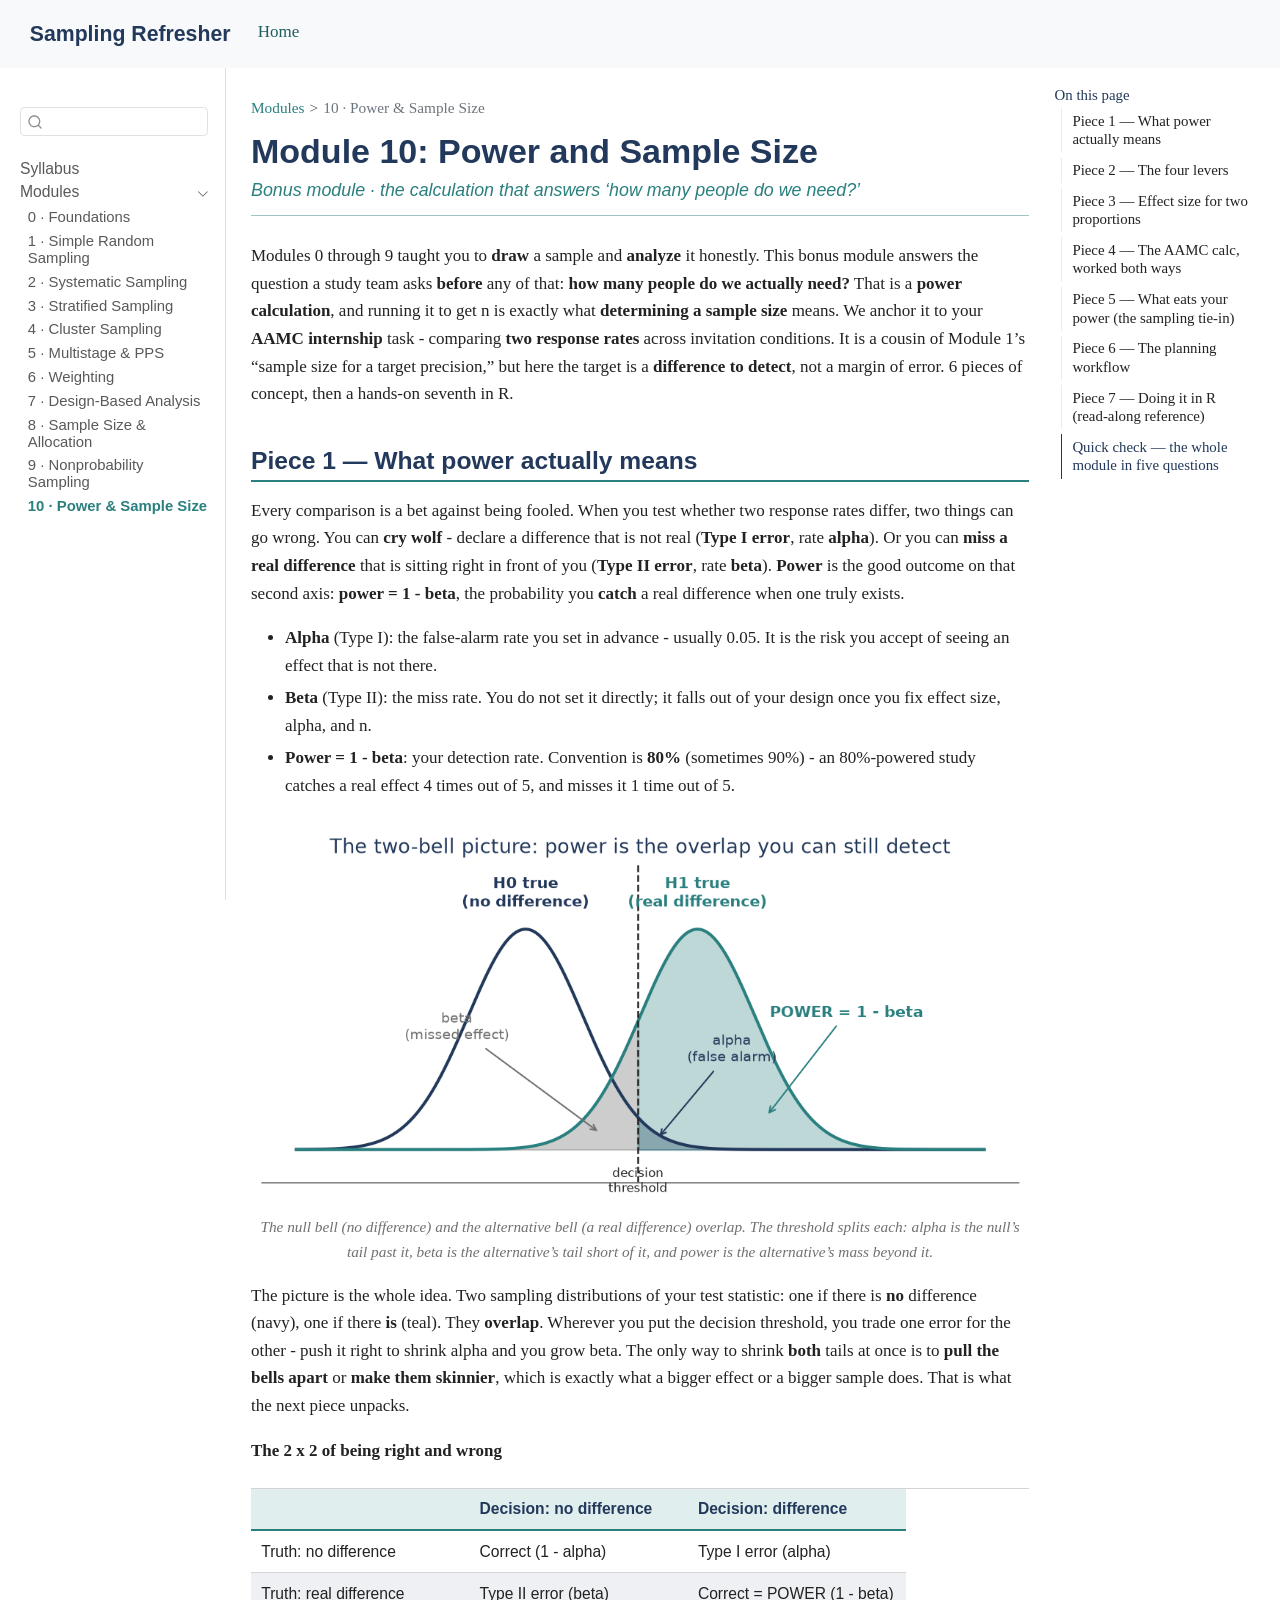
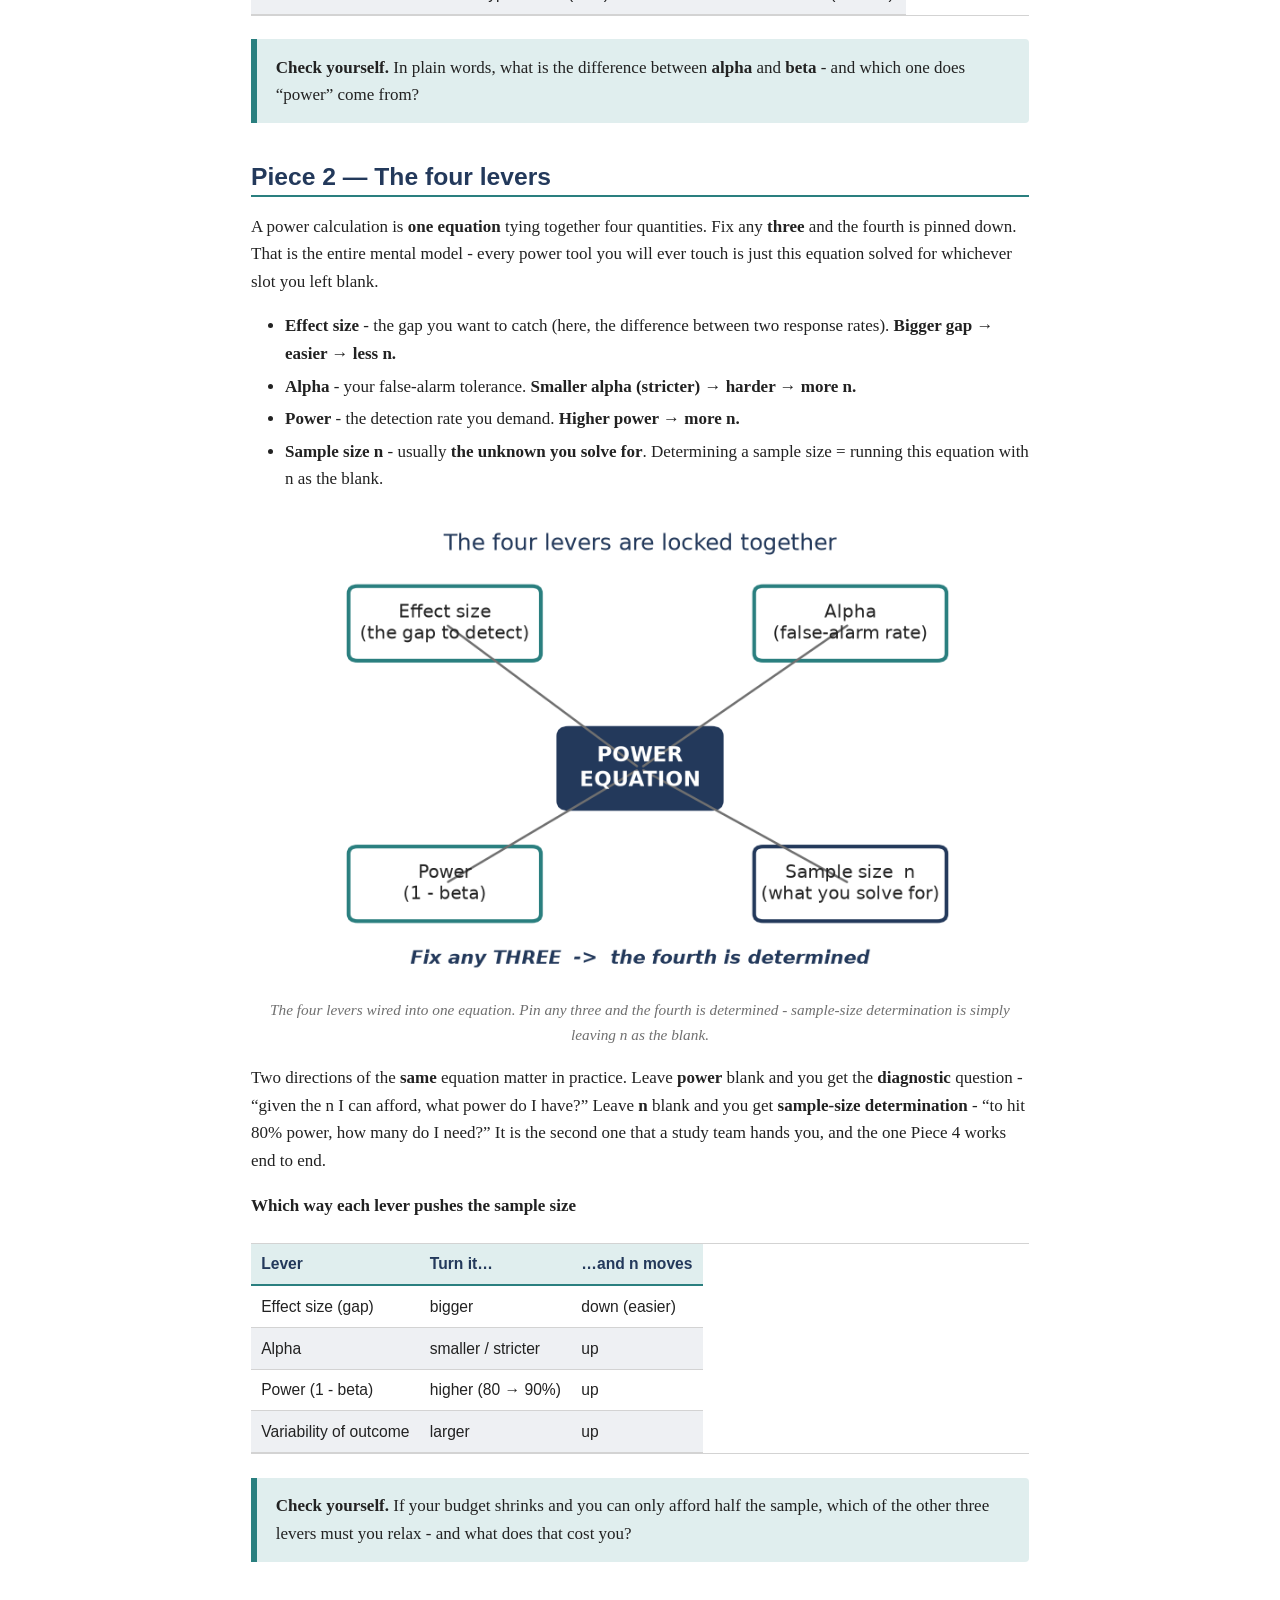
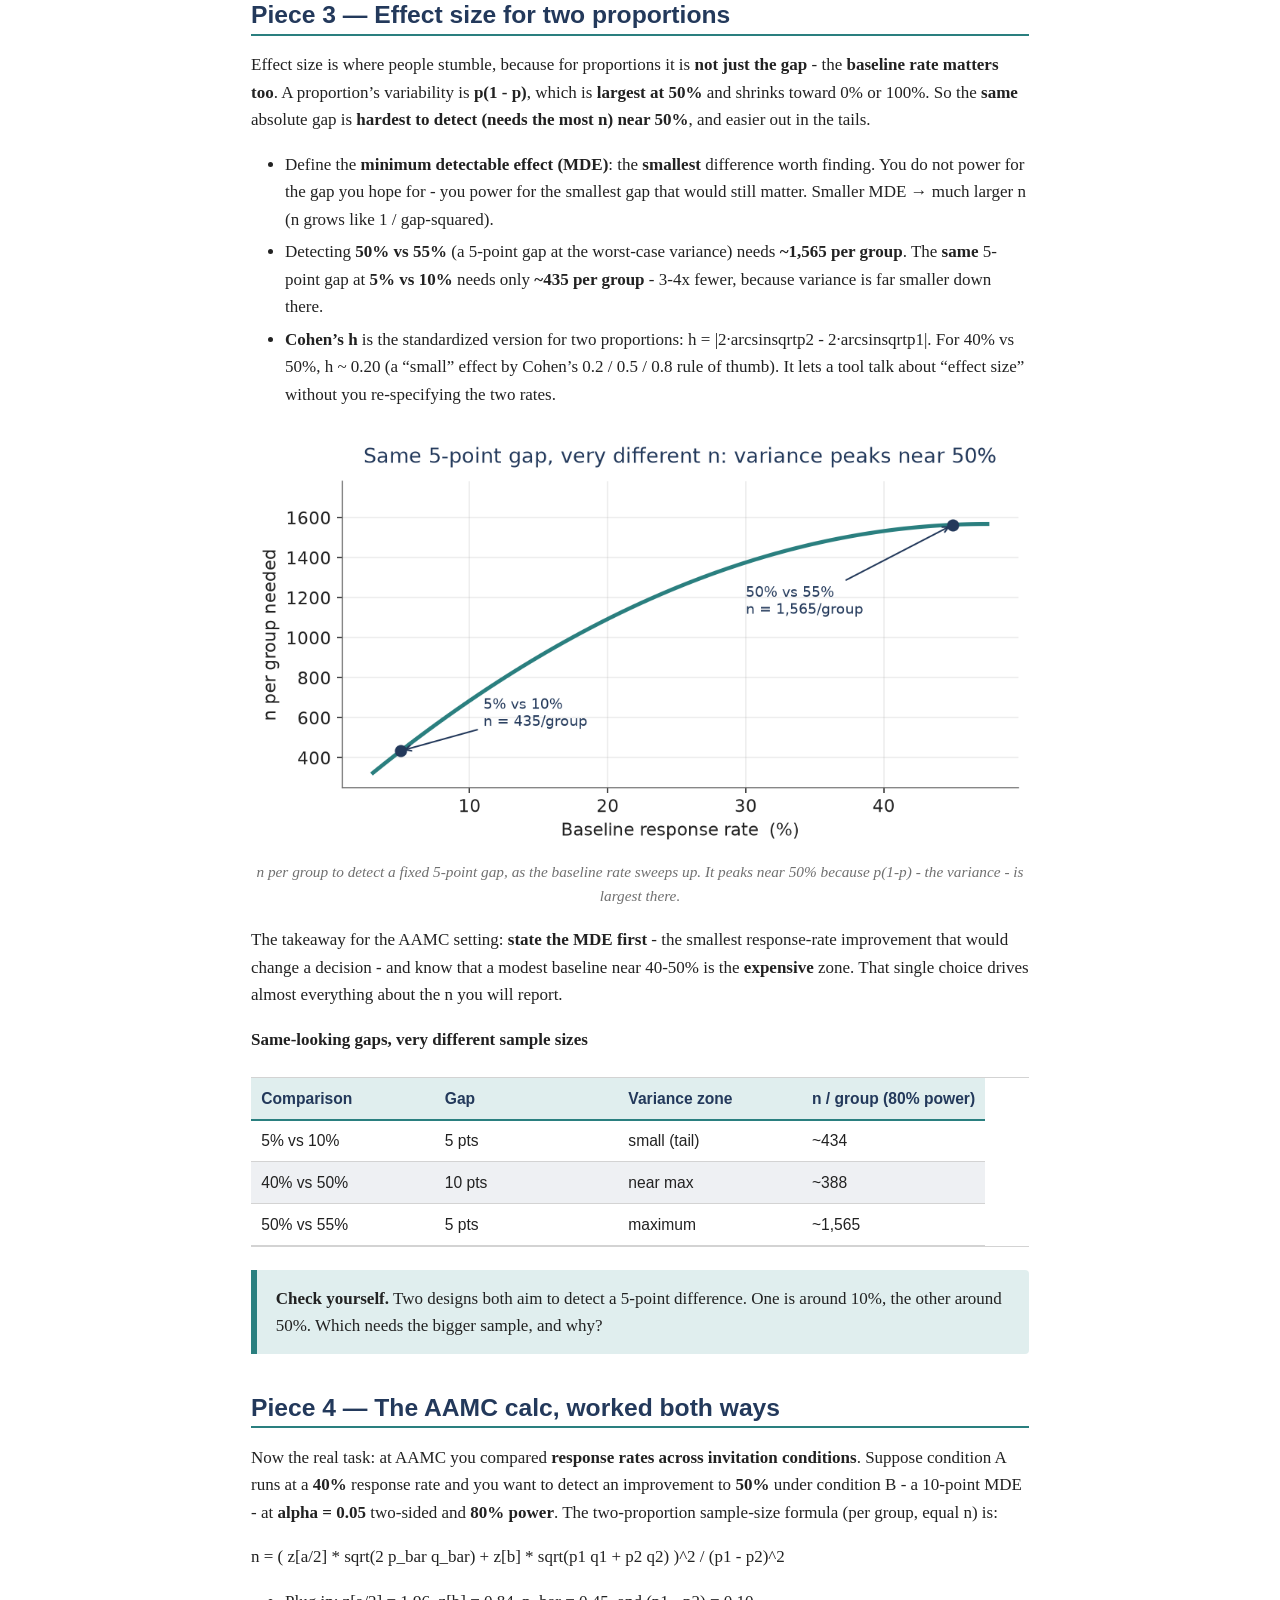
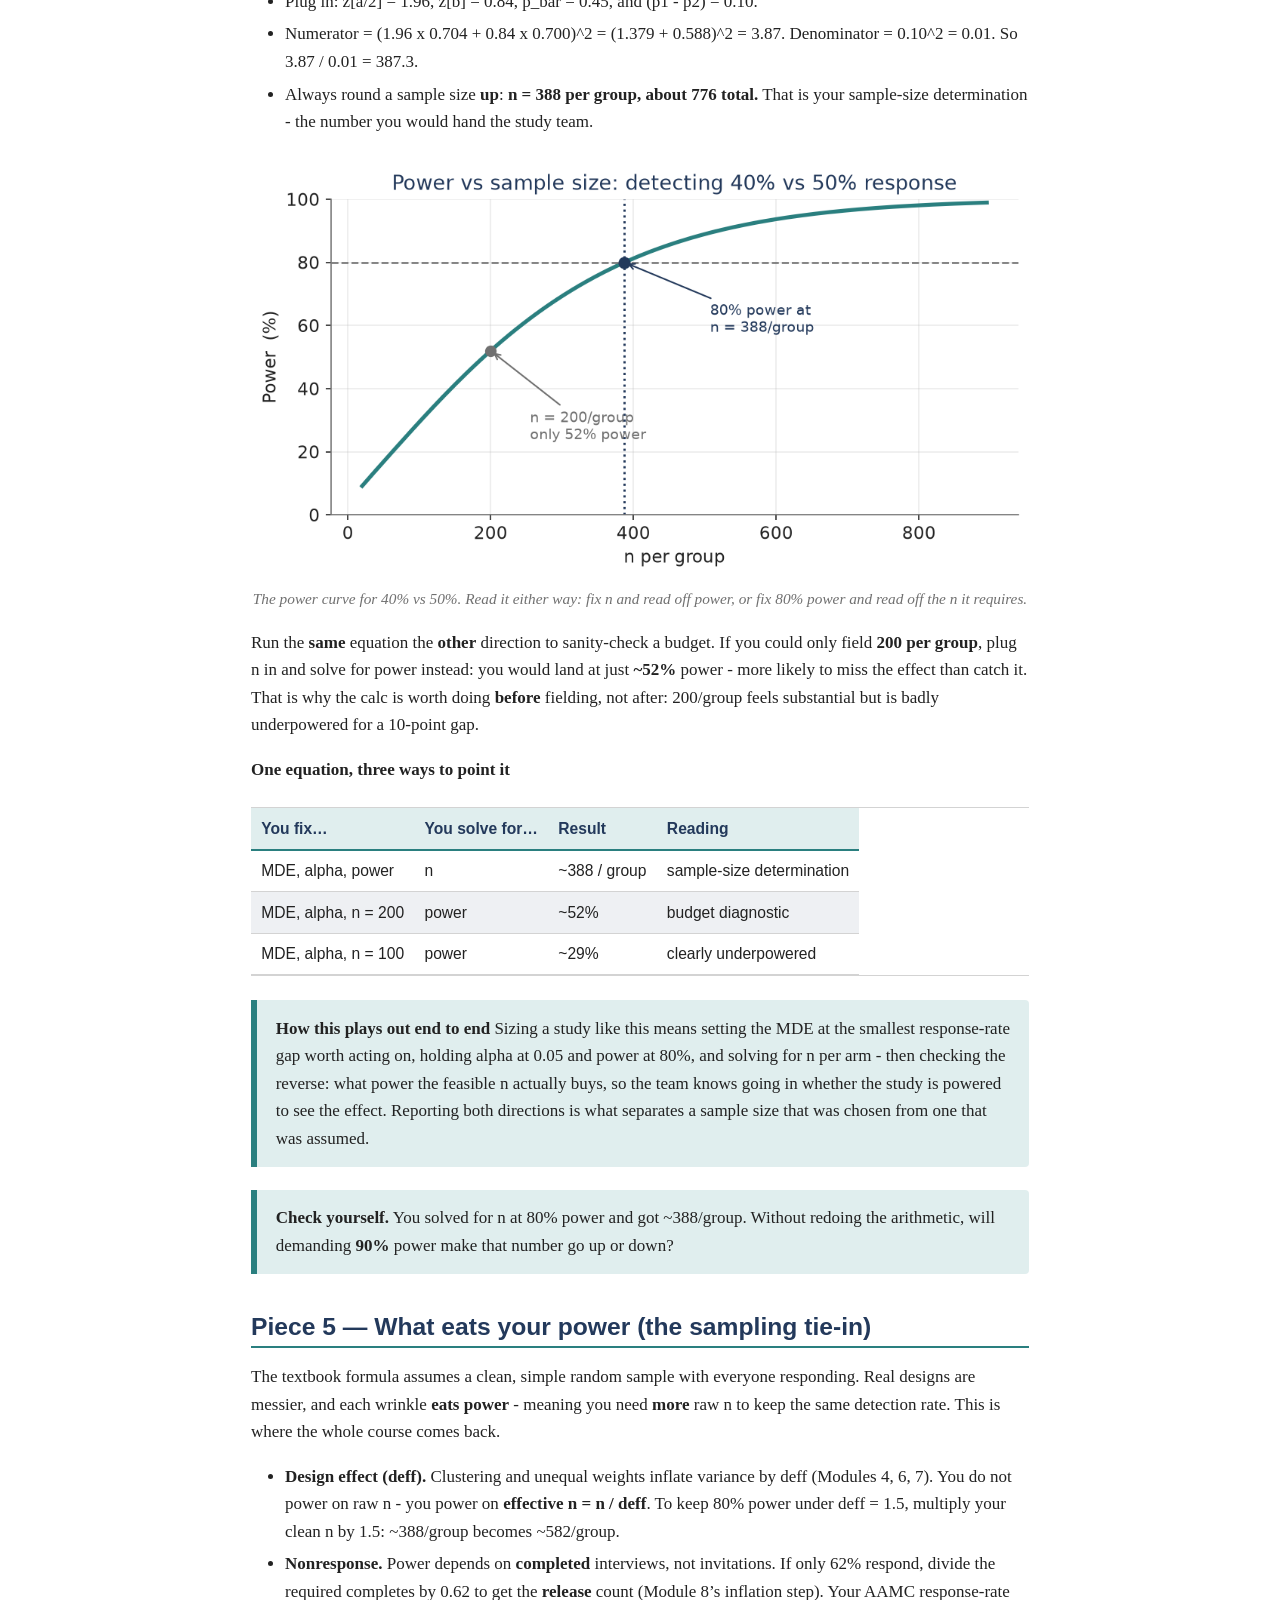
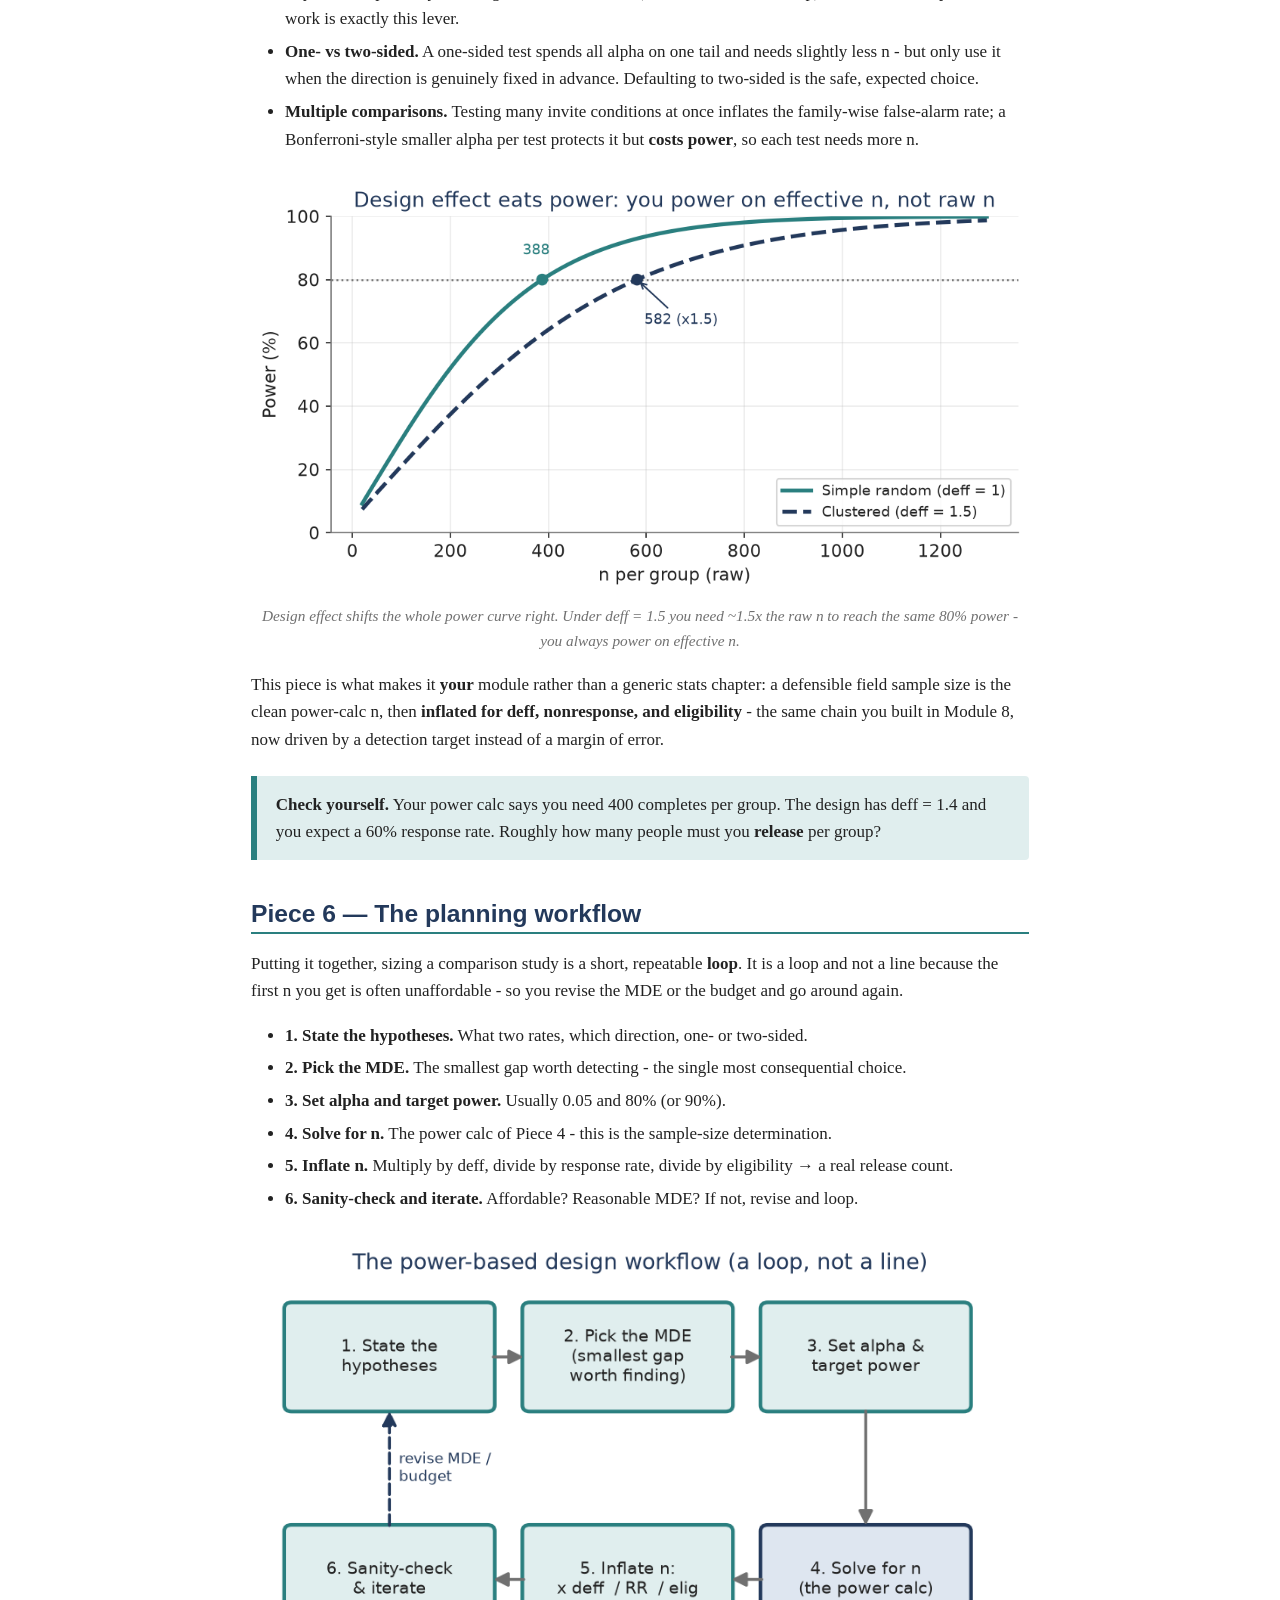
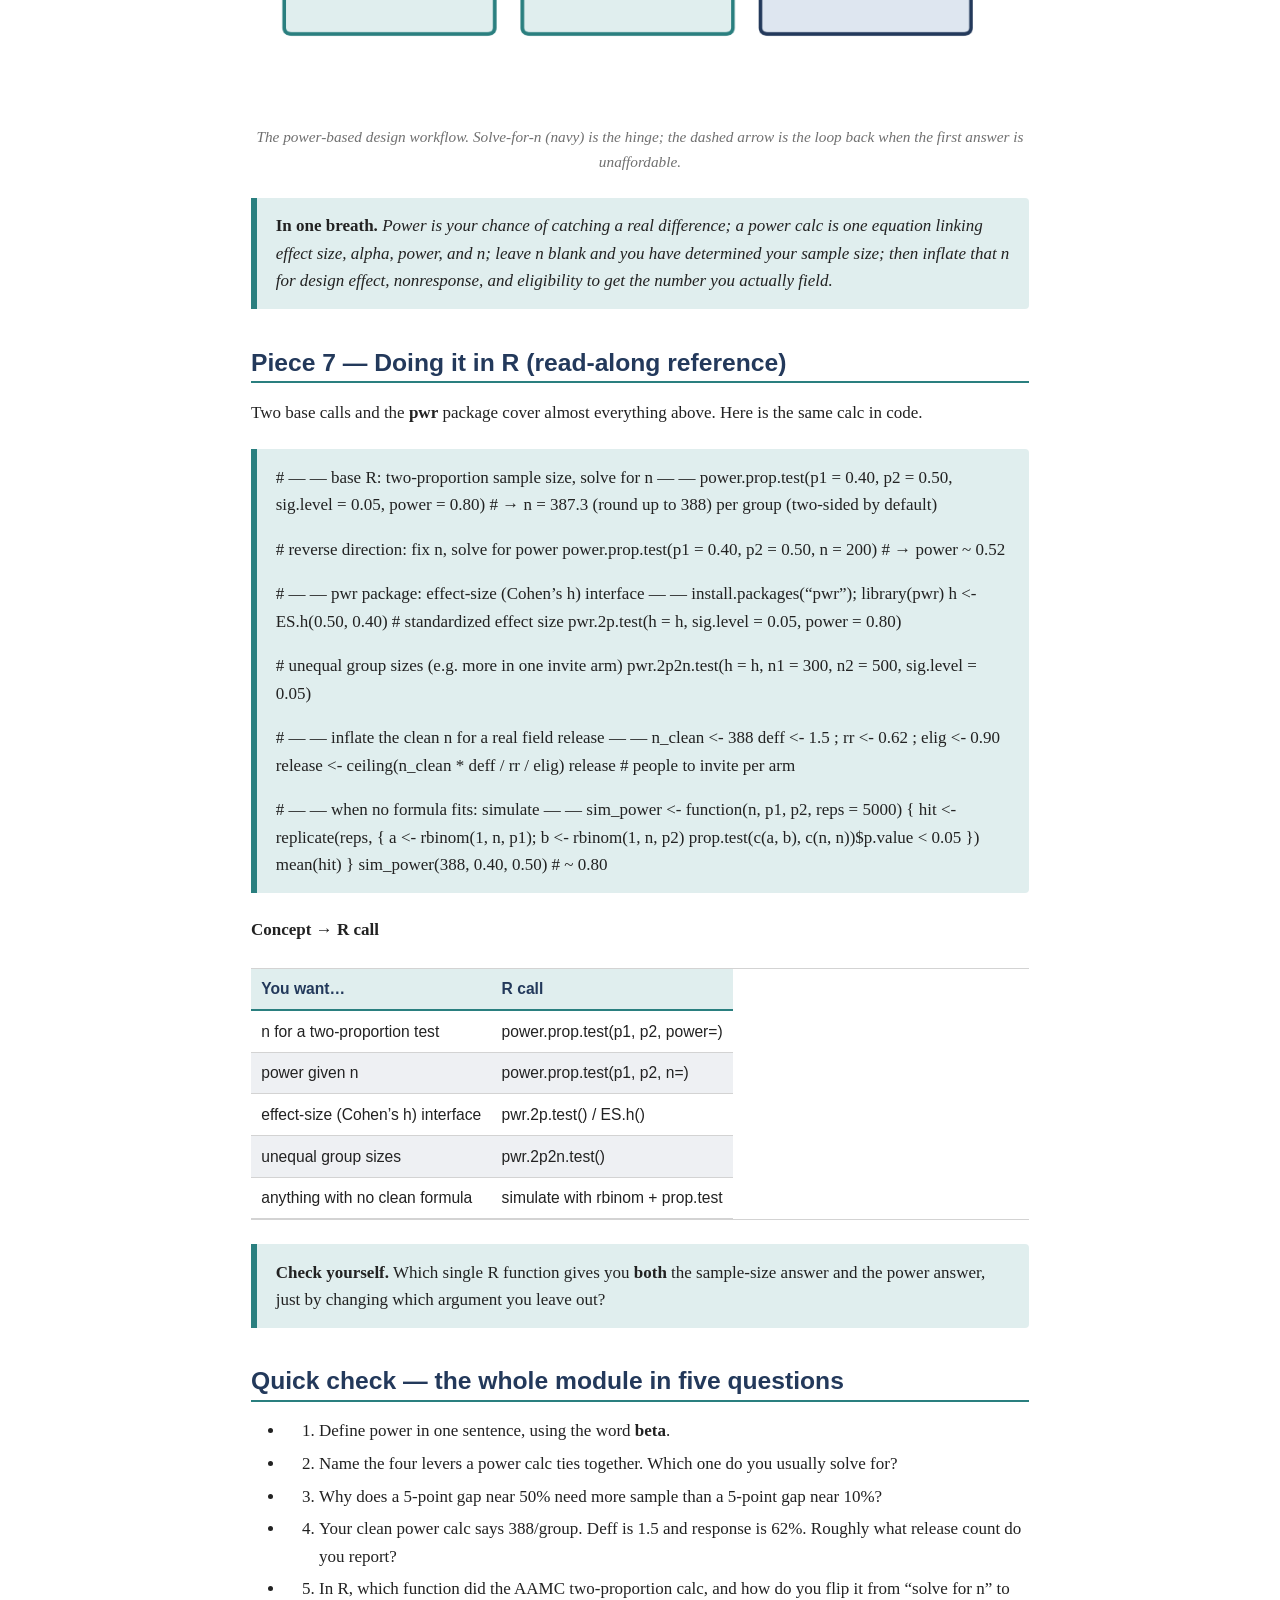
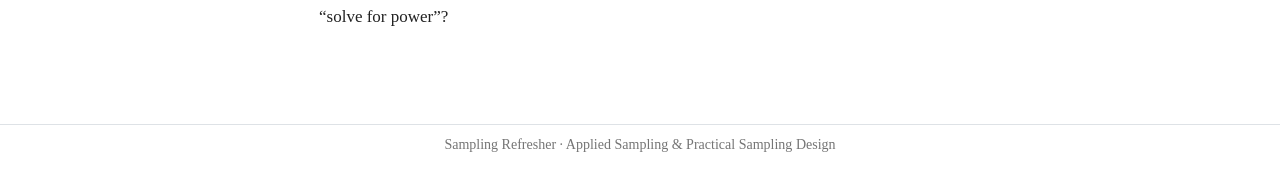
<file: 10-power-sample-size.html>
<!DOCTYPE html>
<html xmlns="http://www.w3.org/1999/xhtml" lang="en" xml:lang="en"><head>

<meta charset="utf-8">
<meta name="generator" content="quarto-1.9.38">

<meta name="viewport" content="width=device-width, initial-scale=1.0, user-scalable=yes">


<title>Module 10: Power and Sample Size – Sampling Refresher</title>
<style>
/* Default styles provided by pandoc.
** See https://pandoc.org/MANUAL.html#variables-for-html for config info.
*/
code{white-space: pre-wrap;}
span.smallcaps{font-variant: small-caps;}
div.columns{display: flex; gap: min(4vw, 1.5em);}
div.column{flex: auto; overflow-x: auto;}
div.hanging-indent{margin-left: 1.5em; text-indent: -1.5em;}
ul.task-list{list-style: none;}
ul.task-list li input[type="checkbox"] {
  width: 0.8em;
  margin: 0 0.8em 0.2em -1em; /* quarto-specific, see https://github.com/quarto-dev/quarto-cli/issues/4556 */ 
  vertical-align: middle;
}
</style>


<script src="site_libs/quarto-nav/quarto-nav.js"></script>
<script src="site_libs/quarto-nav/headroom.min.js"></script>
<script src="site_libs/clipboard/clipboard.min.js"></script>
<script src="site_libs/quarto-search/autocomplete.umd.js"></script>
<script src="site_libs/quarto-search/fuse.min.js"></script>
<script src="site_libs/quarto-search/quarto-search.js"></script>
<meta name="quarto:offset" content="./">
<script src="site_libs/quarto-html/quarto.js" type="module"></script>
<script src="site_libs/quarto-html/tabsets/tabsets.js" type="module"></script>
<script src="site_libs/quarto-html/popper.min.js"></script>
<script src="site_libs/quarto-html/tippy.umd.min.js"></script>
<script src="site_libs/quarto-html/anchor.min.js"></script>
<link href="site_libs/quarto-html/tippy.css" rel="stylesheet">
<link href="site_libs/quarto-html/quarto-syntax-highlighting-15634bcf2e68342d4ad2dfa704d543f6.css" rel="stylesheet" id="quarto-text-highlighting-styles">
<script src="site_libs/bootstrap/bootstrap.min.js"></script>
<link href="site_libs/bootstrap/bootstrap-icons.css" rel="stylesheet">
<link href="site_libs/bootstrap/bootstrap-e8d91532b558204ec916bde7de9fbf8c.min.css" rel="stylesheet" append-hash="true" id="quarto-bootstrap" data-mode="light">
<script id="quarto-search-options" type="application/json">{
  "location": "sidebar",
  "copy-button": false,
  "collapse-after": 3,
  "panel-placement": "start",
  "type": "textbox",
  "limit": 50,
  "keyboard-shortcut": [
    "f",
    "/",
    "s"
  ],
  "language": {
    "search-no-results-text": "No results",
    "search-matching-documents-text": "matching documents",
    "search-copy-link-title": "Copy link to search",
    "search-hide-matches-text": "Hide additional matches",
    "search-more-match-text": "more match in this document",
    "search-more-matches-text": "more matches in this document",
    "search-clear-button-title": "Clear",
    "search-text-placeholder": "",
    "search-detached-cancel-button-title": "Cancel",
    "search-submit-button-title": "Submit",
    "search-label": "Search"
  }
}</script>


</head>

<body class="nav-sidebar docked nav-fixed quarto-light">

<div id="quarto-search-results"></div>
  <header id="quarto-header" class="headroom fixed-top">
    <nav class="navbar navbar-expand-lg " data-bs-theme="dark">
      <div class="navbar-container container-fluid">
      <div class="navbar-brand-container mx-auto">
    <a class="navbar-brand" href="./index.html">
    <span class="navbar-title">Sampling Refresher</span>
    </a>
  </div>
          <button class="navbar-toggler" type="button" data-bs-toggle="collapse" data-bs-target="#navbarCollapse" aria-controls="navbarCollapse" role="menu" aria-expanded="false" aria-label="Toggle navigation" onclick="if (window.quartoToggleHeadroom) { window.quartoToggleHeadroom(); }">
  <span class="navbar-toggler-icon"></span>
</button>
          <div class="collapse navbar-collapse" id="navbarCollapse">
            <ul class="navbar-nav navbar-nav-scroll me-auto">
  <li class="nav-item">
    <a class="nav-link active" href="./index.html" aria-current="page"> 
<span class="menu-text">Home</span></a>
  </li>  
</ul>
          </div> <!-- /navcollapse -->
            <div class="quarto-navbar-tools">
</div>
      </div> <!-- /container-fluid -->
    </nav>
  <nav class="quarto-secondary-nav">
    <div class="container-fluid d-flex">
      <button type="button" class="quarto-btn-toggle btn" data-bs-toggle="collapse" role="button" data-bs-target=".quarto-sidebar-collapse-item" aria-controls="quarto-sidebar" aria-expanded="false" aria-label="Toggle sidebar navigation" onclick="if (window.quartoToggleHeadroom) { window.quartoToggleHeadroom(); }">
        <i class="bi bi-layout-text-sidebar-reverse"></i>
      </button>
        <nav class="quarto-page-breadcrumbs" aria-label="breadcrumb"><ol class="breadcrumb"><li class="breadcrumb-item"><a href="./00-foundations.html">Modules</a></li><li class="breadcrumb-item"><a href="./10-power-sample-size.html">10 · Power &amp; Sample Size</a></li></ol></nav>
        <a class="flex-grow-1" role="navigation" data-bs-toggle="collapse" data-bs-target=".quarto-sidebar-collapse-item" aria-controls="quarto-sidebar" aria-expanded="false" aria-label="Toggle sidebar navigation" onclick="if (window.quartoToggleHeadroom) { window.quartoToggleHeadroom(); }">      
        </a>
      <button type="button" class="btn quarto-search-button" aria-label="Search" onclick="window.quartoOpenSearch();">
        <i class="bi bi-search"></i>
      </button>
    </div>
  </nav>
</header>
<!-- content -->
<div id="quarto-content" class="quarto-container page-columns page-rows-contents page-layout-article page-navbar">
<!-- sidebar -->
  <nav id="quarto-sidebar" class="sidebar collapse collapse-horizontal quarto-sidebar-collapse-item sidebar-navigation docked overflow-auto">
        <div class="mt-2 flex-shrink-0 align-items-center">
        <div class="sidebar-search">
        <div id="quarto-search" class="" title="Search"></div>
        </div>
        </div>
    <div class="sidebar-menu-container"> 
    <ul class="list-unstyled mt-1">
        <li class="sidebar-item">
  <div class="sidebar-item-container"> 
  <a href="./index.html" class="sidebar-item-text sidebar-link">
 <span class="menu-text">Syllabus</span></a>
  </div>
</li>
        <li class="sidebar-item sidebar-item-section">
      <div class="sidebar-item-container"> 
            <a class="sidebar-item-text sidebar-link text-start" data-bs-toggle="collapse" data-bs-target="#quarto-sidebar-section-1" role="navigation" aria-expanded="true">
 <span class="menu-text">Modules</span></a>
          <a class="sidebar-item-toggle text-start" data-bs-toggle="collapse" data-bs-target="#quarto-sidebar-section-1" role="navigation" aria-expanded="true" aria-label="Toggle section">
            <i class="bi bi-chevron-right ms-2"></i>
          </a> 
      </div>
      <ul id="quarto-sidebar-section-1" class="collapse list-unstyled sidebar-section depth1 show">  
          <li class="sidebar-item">
  <div class="sidebar-item-container"> 
  <a href="./00-foundations.html" class="sidebar-item-text sidebar-link">
 <span class="menu-text">0 · Foundations</span></a>
  </div>
</li>
          <li class="sidebar-item">
  <div class="sidebar-item-container"> 
  <a href="./01-simple-random-sampling.html" class="sidebar-item-text sidebar-link">
 <span class="menu-text">1 · Simple Random Sampling</span></a>
  </div>
</li>
          <li class="sidebar-item">
  <div class="sidebar-item-container"> 
  <a href="./02-systematic-sampling.html" class="sidebar-item-text sidebar-link">
 <span class="menu-text">2 · Systematic Sampling</span></a>
  </div>
</li>
          <li class="sidebar-item">
  <div class="sidebar-item-container"> 
  <a href="./03-stratified-sampling.html" class="sidebar-item-text sidebar-link">
 <span class="menu-text">3 · Stratified Sampling</span></a>
  </div>
</li>
          <li class="sidebar-item">
  <div class="sidebar-item-container"> 
  <a href="./04-cluster-sampling.html" class="sidebar-item-text sidebar-link">
 <span class="menu-text">4 · Cluster Sampling</span></a>
  </div>
</li>
          <li class="sidebar-item">
  <div class="sidebar-item-container"> 
  <a href="./05-multistage-pps.html" class="sidebar-item-text sidebar-link">
 <span class="menu-text">5 · Multistage &amp; PPS</span></a>
  </div>
</li>
          <li class="sidebar-item">
  <div class="sidebar-item-container"> 
  <a href="./06-weighting.html" class="sidebar-item-text sidebar-link">
 <span class="menu-text">6 · Weighting</span></a>
  </div>
</li>
          <li class="sidebar-item">
  <div class="sidebar-item-container"> 
  <a href="./07-design-based-analysis.html" class="sidebar-item-text sidebar-link">
 <span class="menu-text">7 · Design-Based Analysis</span></a>
  </div>
</li>
          <li class="sidebar-item">
  <div class="sidebar-item-container"> 
  <a href="./08-sample-size-allocation.html" class="sidebar-item-text sidebar-link">
 <span class="menu-text">8 · Sample Size &amp; Allocation</span></a>
  </div>
</li>
          <li class="sidebar-item">
  <div class="sidebar-item-container"> 
  <a href="./09-nonprobability-sampling.html" class="sidebar-item-text sidebar-link">
 <span class="menu-text">9 · Nonprobability Sampling</span></a>
  </div>
</li>
          <li class="sidebar-item">
  <div class="sidebar-item-container"> 
  <a href="./10-power-sample-size.html" class="sidebar-item-text sidebar-link active">
 <span class="menu-text">10 · Power &amp; Sample Size</span></a>
  </div>
</li>
      </ul>
  </li>
    </ul>
    </div>
</nav>
<div id="quarto-sidebar-glass" class="quarto-sidebar-collapse-item" data-bs-toggle="collapse" data-bs-target=".quarto-sidebar-collapse-item"></div>
<!-- margin-sidebar -->
    <div id="quarto-margin-sidebar" class="sidebar margin-sidebar">
        <nav id="TOC" role="doc-toc" class="toc-active">
    <h2 id="toc-title">On this page</h2>
   
  <ul class="collapse">
  <li><a href="#piece-1-what-power-actually-means" id="toc-piece-1-what-power-actually-means" class="nav-link active" data-scroll-target="#piece-1-what-power-actually-means">Piece 1 — What power actually means</a></li>
  <li><a href="#piece-2-the-four-levers" id="toc-piece-2-the-four-levers" class="nav-link" data-scroll-target="#piece-2-the-four-levers">Piece 2 — The four levers</a></li>
  <li><a href="#piece-3-effect-size-for-two-proportions" id="toc-piece-3-effect-size-for-two-proportions" class="nav-link" data-scroll-target="#piece-3-effect-size-for-two-proportions">Piece 3 — Effect size for two proportions</a></li>
  <li><a href="#piece-4-the-aamc-calc-worked-both-ways" id="toc-piece-4-the-aamc-calc-worked-both-ways" class="nav-link" data-scroll-target="#piece-4-the-aamc-calc-worked-both-ways">Piece 4 — The AAMC calc, worked both ways</a></li>
  <li><a href="#piece-5-what-eats-your-power-the-sampling-tie-in" id="toc-piece-5-what-eats-your-power-the-sampling-tie-in" class="nav-link" data-scroll-target="#piece-5-what-eats-your-power-the-sampling-tie-in">Piece 5 — What eats your power (the sampling tie-in)</a></li>
  <li><a href="#piece-6-the-planning-workflow" id="toc-piece-6-the-planning-workflow" class="nav-link" data-scroll-target="#piece-6-the-planning-workflow">Piece 6 — The planning workflow</a></li>
  <li><a href="#piece-7-doing-it-in-r-read-along-reference" id="toc-piece-7-doing-it-in-r-read-along-reference" class="nav-link" data-scroll-target="#piece-7-doing-it-in-r-read-along-reference">Piece 7 — Doing it in R (read-along reference)</a></li>
  <li><a href="#quick-check-the-whole-module-in-five-questions" id="toc-quick-check-the-whole-module-in-five-questions" class="nav-link" data-scroll-target="#quick-check-the-whole-module-in-five-questions">Quick check — the whole module in five questions</a></li>
  </ul>
</nav>
    </div>
<!-- main -->
<main class="content" id="quarto-document-content">

<header id="title-block-header" class="quarto-title-block default"><nav class="quarto-page-breadcrumbs quarto-title-breadcrumbs d-none d-lg-block" aria-label="breadcrumb"><ol class="breadcrumb"><li class="breadcrumb-item"><a href="./00-foundations.html">Modules</a></li><li class="breadcrumb-item"><a href="./10-power-sample-size.html">10 · Power &amp; Sample Size</a></li></ol></nav>
<div class="quarto-title">
<h1 class="title">Module 10: Power and Sample Size</h1>
<p class="subtitle lead">Bonus module · the calculation that answers ‘how many people do we need?’</p>
</div>



<div class="quarto-title-meta">

    
  
    
  </div>
  


</header>


<p>Modules 0 through 9 taught you to <strong>draw</strong> a sample and <strong>analyze</strong> it honestly. This bonus module answers the question a study team asks <strong>before</strong> any of that: <strong>how many people do we actually need?</strong> That is a <strong>power calculation</strong>, and running it to get n is exactly what <strong>determining a sample size</strong> means. We anchor it to your <strong>AAMC internship</strong> task - comparing <strong>two response rates</strong> across invitation conditions. It is a cousin of Module 1’s “sample size for a target precision,” but here the target is a <strong>difference to detect</strong>, not a margin of error. 6 pieces of concept, then a hands-on seventh in R.</p>
<section id="piece-1-what-power-actually-means" class="level2">
<h2 class="anchored" data-anchor-id="piece-1-what-power-actually-means">Piece 1 — What power actually means</h2>
<p>Every comparison is a bet against being fooled. When you test whether two response rates differ, two things can go wrong. You can <strong>cry wolf</strong> - declare a difference that is not real (<strong>Type I error</strong>, rate <strong>alpha</strong>). Or you can <strong>miss a real difference</strong> that is sitting right in front of you (<strong>Type II error</strong>, rate <strong>beta</strong>). <strong>Power</strong> is the good outcome on that second axis: <strong>power = 1 - beta</strong>, the probability you <strong>catch</strong> a real difference when one truly exists.</p>
<ul>
<li><strong>Alpha</strong> (Type I): the false-alarm rate you set in advance - usually 0.05. It is the risk you accept of seeing an effect that is not there.</li>
<li><strong>Beta</strong> (Type II): the miss rate. You do not set it directly; it falls out of your design once you fix effect size, alpha, and n.</li>
<li><strong>Power = 1 - beta</strong>: your detection rate. Convention is <strong>80%</strong> (sometimes 90%) - an 80%-powered study catches a real effect 4 times out of 5, and misses it 1 time out of 5.</li>
</ul>
<div class="quarto-figure quarto-figure-center">
<figure class="figure">
<p><img src="figures/10-power-sample-size-fig1.png" class="img-fluid figure-img"></p>
<figcaption><em>The null bell (no difference) and the alternative bell (a real difference) overlap. The threshold splits each: alpha is the null’s tail past it, beta is the alternative’s tail short of it, and power is the alternative’s mass beyond it.</em></figcaption>
</figure>
</div>
<p>The picture is the whole idea. Two sampling distributions of your test statistic: one if there is <strong>no</strong> difference (navy), one if there <strong>is</strong> (teal). They <strong>overlap</strong>. Wherever you put the decision threshold, you trade one error for the other - push it right to shrink alpha and you grow beta. The only way to shrink <strong>both</strong> tails at once is to <strong>pull the bells apart</strong> or <strong>make them skinnier</strong>, which is exactly what a bigger effect or a bigger sample does. That is what the next piece unpacks.</p>
<p><strong>The 2 x 2 of being right and wrong</strong></p>
<table class="caption-top table">
<colgroup>
<col style="width: 33%">
<col style="width: 33%">
<col style="width: 33%">
</colgroup>
<thead>
<tr class="header">
<th></th>
<th><strong>Decision: no difference</strong></th>
<th><strong>Decision: difference</strong></th>
</tr>
</thead>
<tbody>
<tr class="odd">
<td>Truth: no difference</td>
<td>Correct (1 - alpha)</td>
<td>Type I error (alpha)</td>
</tr>
<tr class="even">
<td>Truth: real difference</td>
<td>Type II error (beta)</td>
<td>Correct = POWER (1 - beta)</td>
</tr>
</tbody>
</table>
<div class="fieldnote">
<p><strong>Check yourself.</strong> In plain words, what is the difference between <strong>alpha</strong> and <strong>beta</strong> - and which one does “power” come from?</p>
</div>
</section>
<section id="piece-2-the-four-levers" class="level2">
<h2 class="anchored" data-anchor-id="piece-2-the-four-levers">Piece 2 — The four levers</h2>
<p>A power calculation is <strong>one equation</strong> tying together four quantities. Fix any <strong>three</strong> and the fourth is pinned down. That is the entire mental model - every power tool you will ever touch is just this equation solved for whichever slot you left blank.</p>
<ul>
<li><strong>Effect size</strong> - the gap you want to catch (here, the difference between two response rates). <strong>Bigger gap → easier → less n.</strong></li>
<li><strong>Alpha</strong> - your false-alarm tolerance. <strong>Smaller alpha (stricter) → harder → more n.</strong></li>
<li><strong>Power</strong> - the detection rate you demand. <strong>Higher power → more n.</strong></li>
<li><strong>Sample size n</strong> - usually <strong>the unknown you solve for</strong>. Determining a sample size = running this equation with n as the blank.</li>
</ul>
<div class="quarto-figure quarto-figure-center">
<figure class="figure">
<p><img src="figures/10-power-sample-size-fig2.png" class="img-fluid figure-img"></p>
<figcaption><em>The four levers wired into one equation. Pin any three and the fourth is determined - sample-size determination is simply leaving n as the blank.</em></figcaption>
</figure>
</div>
<p>Two directions of the <strong>same</strong> equation matter in practice. Leave <strong>power</strong> blank and you get the <strong>diagnostic</strong> question - “given the n I can afford, what power do I have?” Leave <strong>n</strong> blank and you get <strong>sample-size determination</strong> - “to hit 80% power, how many do I need?” It is the second one that a study team hands you, and the one Piece 4 works end to end.</p>
<p><strong>Which way each lever pushes the sample size</strong></p>
<table class="caption-top table">
<thead>
<tr class="header">
<th><strong>Lever</strong></th>
<th><strong>Turn it…</strong></th>
<th><strong>…and n moves</strong></th>
</tr>
</thead>
<tbody>
<tr class="odd">
<td>Effect size (gap)</td>
<td>bigger</td>
<td>down (easier)</td>
</tr>
<tr class="even">
<td>Alpha</td>
<td>smaller / stricter</td>
<td>up</td>
</tr>
<tr class="odd">
<td>Power (1 - beta)</td>
<td>higher (80 → 90%)</td>
<td>up</td>
</tr>
<tr class="even">
<td>Variability of outcome</td>
<td>larger</td>
<td>up</td>
</tr>
</tbody>
</table>
<div class="fieldnote">
<p><strong>Check yourself.</strong> If your budget shrinks and you can only afford half the sample, which of the other three levers must you relax - and what does that cost you?</p>
</div>
</section>
<section id="piece-3-effect-size-for-two-proportions" class="level2">
<h2 class="anchored" data-anchor-id="piece-3-effect-size-for-two-proportions">Piece 3 — Effect size for two proportions</h2>
<p>Effect size is where people stumble, because for proportions it is <strong>not just the gap</strong> - the <strong>baseline rate matters too</strong>. A proportion’s variability is <strong>p(1 - p)</strong>, which is <strong>largest at 50%</strong> and shrinks toward 0% or 100%. So the <strong>same</strong> absolute gap is <strong>hardest to detect (needs the most n) near 50%</strong>, and easier out in the tails.</p>
<ul>
<li>Define the <strong>minimum detectable effect (MDE)</strong>: the <strong>smallest</strong> difference worth finding. You do not power for the gap you hope for - you power for the smallest gap that would still matter. Smaller MDE → much larger n (n grows like 1 / gap-squared).</li>
<li>Detecting <strong>50% vs 55%</strong> (a 5-point gap at the worst-case variance) needs <strong>~1,565 per group</strong>. The <strong>same</strong> 5-point gap at <strong>5% vs 10%</strong> needs only <strong>~435 per group</strong> - 3-4x fewer, because variance is far smaller down there.</li>
<li><strong>Cohen’s h</strong> is the standardized version for two proportions: h = |2·arcsinsqrtp2 - 2·arcsinsqrtp1|. For 40% vs 50%, h ~ 0.20 (a “small” effect by Cohen’s 0.2 / 0.5 / 0.8 rule of thumb). It lets a tool talk about “effect size” without you re-specifying the two rates.</li>
</ul>
<div class="quarto-figure quarto-figure-center">
<figure class="figure">
<p><img src="figures/10-power-sample-size-fig3.png" class="img-fluid figure-img"></p>
<figcaption><em>n per group to detect a fixed 5-point gap, as the baseline rate sweeps up. It peaks near 50% because p(1-p) - the variance - is largest there.</em></figcaption>
</figure>
</div>
<p>The takeaway for the AAMC setting: <strong>state the MDE first</strong> - the smallest response-rate improvement that would change a decision - and know that a modest baseline near 40-50% is the <strong>expensive</strong> zone. That single choice drives almost everything about the n you will report.</p>
<p><strong>Same-looking gaps, very different sample sizes</strong></p>
<table class="caption-top table">
<colgroup>
<col style="width: 25%">
<col style="width: 25%">
<col style="width: 25%">
<col style="width: 25%">
</colgroup>
<thead>
<tr class="header">
<th><strong>Comparison</strong></th>
<th><strong>Gap</strong></th>
<th><strong>Variance zone</strong></th>
<th><strong>n / group (80% power)</strong></th>
</tr>
</thead>
<tbody>
<tr class="odd">
<td>5% vs 10%</td>
<td>5 pts</td>
<td>small (tail)</td>
<td>~434</td>
</tr>
<tr class="even">
<td>40% vs 50%</td>
<td>10 pts</td>
<td>near max</td>
<td>~388</td>
</tr>
<tr class="odd">
<td>50% vs 55%</td>
<td>5 pts</td>
<td>maximum</td>
<td>~1,565</td>
</tr>
</tbody>
</table>
<div class="fieldnote">
<p><strong>Check yourself.</strong> Two designs both aim to detect a 5-point difference. One is around 10%, the other around 50%. Which needs the bigger sample, and why?</p>
</div>
</section>
<section id="piece-4-the-aamc-calc-worked-both-ways" class="level2">
<h2 class="anchored" data-anchor-id="piece-4-the-aamc-calc-worked-both-ways">Piece 4 — The AAMC calc, worked both ways</h2>
<p>Now the real task: at AAMC you compared <strong>response rates across invitation conditions</strong>. Suppose condition A runs at a <strong>40%</strong> response rate and you want to detect an improvement to <strong>50%</strong> under condition B - a 10-point MDE - at <strong>alpha = 0.05</strong> two-sided and <strong>80% power</strong>. The two-proportion sample-size formula (per group, equal n) is:</p>
<p>n = ( z[a/2] * sqrt(2 p_bar q_bar) + z[b] * sqrt(p1 q1 + p2 q2) )^2 / (p1 - p2)^2</p>
<ul>
<li>Plug in: z[a/2] = 1.96, z[b] = 0.84, p_bar = 0.45, and (p1 - p2) = 0.10.</li>
<li>Numerator = (1.96 x 0.704 + 0.84 x 0.700)^2 = (1.379 + 0.588)^2 = 3.87. Denominator = 0.10^2 = 0.01. So 3.87 / 0.01 = 387.3.</li>
<li>Always round a sample size <strong>up</strong>: <strong>n = 388 per group, about 776 total.</strong> That is your sample-size determination - the number you would hand the study team.</li>
</ul>
<div class="quarto-figure quarto-figure-center">
<figure class="figure">
<p><img src="figures/10-power-sample-size-fig4.png" class="img-fluid figure-img"></p>
<figcaption><em>The power curve for 40% vs 50%. Read it either way: fix n and read off power, or fix 80% power and read off the n it requires.</em></figcaption>
</figure>
</div>
<p>Run the <strong>same</strong> equation the <strong>other</strong> direction to sanity-check a budget. If you could only field <strong>200 per group</strong>, plug n in and solve for power instead: you would land at just <strong>~52%</strong> power - more likely to miss the effect than catch it. That is why the calc is worth doing <strong>before</strong> fielding, not after: 200/group feels substantial but is badly underpowered for a 10-point gap.</p>
<p><strong>One equation, three ways to point it</strong></p>
<table class="caption-top table">
<thead>
<tr class="header">
<th><strong>You fix…</strong></th>
<th><strong>You solve for…</strong></th>
<th><strong>Result</strong></th>
<th><strong>Reading</strong></th>
</tr>
</thead>
<tbody>
<tr class="odd">
<td>MDE, alpha, power</td>
<td>n</td>
<td>~388 / group</td>
<td>sample-size determination</td>
</tr>
<tr class="even">
<td>MDE, alpha, n = 200</td>
<td>power</td>
<td>~52%</td>
<td>budget diagnostic</td>
</tr>
<tr class="odd">
<td>MDE, alpha, n = 100</td>
<td>power</td>
<td>~29%</td>
<td>clearly underpowered</td>
</tr>
</tbody>
</table>
<div class="fieldnote">
<p><strong>How this plays out end to end</strong> Sizing a study like this means setting the MDE at the smallest response-rate gap worth acting on, holding alpha at 0.05 and power at 80%, and solving for n per arm - then checking the reverse: what power the feasible n actually buys, so the team knows going in whether the study is powered to see the effect. Reporting both directions is what separates a sample size that was chosen from one that was assumed.</p>
</div>
<div class="fieldnote">
<p><strong>Check yourself.</strong> You solved for n at 80% power and got ~388/group. Without redoing the arithmetic, will demanding <strong>90%</strong> power make that number go up or down?</p>
</div>
</section>
<section id="piece-5-what-eats-your-power-the-sampling-tie-in" class="level2">
<h2 class="anchored" data-anchor-id="piece-5-what-eats-your-power-the-sampling-tie-in">Piece 5 — What eats your power (the sampling tie-in)</h2>
<p>The textbook formula assumes a clean, simple random sample with everyone responding. Real designs are messier, and each wrinkle <strong>eats power</strong> - meaning you need <strong>more</strong> raw n to keep the same detection rate. This is where the whole course comes back.</p>
<ul>
<li><strong>Design effect (deff).</strong> Clustering and unequal weights inflate variance by deff (Modules 4, 6, 7). You do not power on raw n - you power on <strong>effective n = n / deff</strong>. To keep 80% power under deff = 1.5, multiply your clean n by 1.5: ~388/group becomes ~582/group.</li>
<li><strong>Nonresponse.</strong> Power depends on <strong>completed</strong> interviews, not invitations. If only 62% respond, divide the required completes by 0.62 to get the <strong>release</strong> count (Module 8’s inflation step). Your AAMC response-rate work is exactly this lever.</li>
<li><strong>One- vs two-sided.</strong> A one-sided test spends all alpha on one tail and needs slightly less n - but only use it when the direction is genuinely fixed in advance. Defaulting to two-sided is the safe, expected choice.</li>
<li><strong>Multiple comparisons.</strong> Testing many invite conditions at once inflates the family-wise false-alarm rate; a Bonferroni-style smaller alpha per test protects it but <strong>costs power</strong>, so each test needs more n.</li>
</ul>
<div class="quarto-figure quarto-figure-center">
<figure class="figure">
<p><img src="figures/10-power-sample-size-fig5.png" class="img-fluid figure-img"></p>
<figcaption><em>Design effect shifts the whole power curve right. Under deff = 1.5 you need ~1.5x the raw n to reach the same 80% power - you always power on effective n.</em></figcaption>
</figure>
</div>
<p>This piece is what makes it <strong>your</strong> module rather than a generic stats chapter: a defensible field sample size is the clean power-calc n, then <strong>inflated for deff, nonresponse, and eligibility</strong> - the same chain you built in Module 8, now driven by a detection target instead of a margin of error.</p>
<div class="fieldnote">
<p><strong>Check yourself.</strong> Your power calc says you need 400 completes per group. The design has deff = 1.4 and you expect a 60% response rate. Roughly how many people must you <strong>release</strong> per group?</p>
</div>
</section>
<section id="piece-6-the-planning-workflow" class="level2">
<h2 class="anchored" data-anchor-id="piece-6-the-planning-workflow">Piece 6 — The planning workflow</h2>
<p>Putting it together, sizing a comparison study is a short, repeatable <strong>loop</strong>. It is a loop and not a line because the first n you get is often unaffordable - so you revise the MDE or the budget and go around again.</p>
<ul>
<li><strong>1. State the hypotheses.</strong> What two rates, which direction, one- or two-sided.</li>
<li><strong>2. Pick the MDE.</strong> The smallest gap worth detecting - the single most consequential choice.</li>
<li><strong>3. Set alpha and target power.</strong> Usually 0.05 and 80% (or 90%).</li>
<li><strong>4. Solve for n.</strong> The power calc of Piece 4 - this is the sample-size determination.</li>
<li><strong>5. Inflate n.</strong> Multiply by deff, divide by response rate, divide by eligibility → a real release count.</li>
<li><strong>6. Sanity-check and iterate.</strong> Affordable? Reasonable MDE? If not, revise and loop.</li>
</ul>
<div class="quarto-figure quarto-figure-center">
<figure class="figure">
<p><img src="figures/10-power-sample-size-fig6.png" class="img-fluid figure-img"></p>
<figcaption><em>The power-based design workflow. Solve-for-n (navy) is the hinge; the dashed arrow is the loop back when the first answer is unaffordable.</em></figcaption>
</figure>
</div>
<div class="fieldnote">
<p><strong>In one breath.</strong> <em>Power is your chance of catching a real difference; a power calc is one equation linking effect size, alpha, power, and n; leave n blank and you have determined your sample size; then inflate that n for design effect, nonresponse, and eligibility to get the number you actually field.</em></p>
</div>
</section>
<section id="piece-7-doing-it-in-r-read-along-reference" class="level2">
<h2 class="anchored" data-anchor-id="piece-7-doing-it-in-r-read-along-reference">Piece 7 — Doing it in R (read-along reference)</h2>
<p>Two base calls and the <strong>pwr</strong> package cover almost everything above. Here is the same calc in code.</p>
<div class="fieldnote">
<p># — — base R: two-proportion sample size, solve for n — — power.prop.test(p1 = 0.40, p2 = 0.50, sig.level = 0.05, power = 0.80) # → n = 387.3 (round up to 388) per group (two-sided by default)</p>
<p># reverse direction: fix n, solve for power power.prop.test(p1 = 0.40, p2 = 0.50, n = 200) # → power ~ 0.52</p>
<p># — — pwr package: effect-size (Cohen’s h) interface — — install.packages(“pwr”); library(pwr) h &lt;- ES.h(0.50, 0.40) # standardized effect size pwr.2p.test(h = h, sig.level = 0.05, power = 0.80)</p>
<p># unequal group sizes (e.g.&nbsp;more in one invite arm) pwr.2p2n.test(h = h, n1 = 300, n2 = 500, sig.level = 0.05)</p>
<p># — — inflate the clean n for a real field release — — n_clean &lt;- 388 deff &lt;- 1.5 ; rr &lt;- 0.62 ; elig &lt;- 0.90 release &lt;- ceiling(n_clean * deff / rr / elig) release # people to invite per arm</p>
<p># — — when no formula fits: simulate — — sim_power &lt;- function(n, p1, p2, reps = 5000) { hit &lt;- replicate(reps, { a &lt;- rbinom(1, n, p1); b &lt;- rbinom(1, n, p2) prop.test(c(a, b), c(n, n))$p.value &lt; 0.05 }) mean(hit) } sim_power(388, 0.40, 0.50) # ~ 0.80</p>
</div>
<p><strong>Concept → R call</strong></p>
<table class="caption-top table">
<thead>
<tr class="header">
<th><strong>You want…</strong></th>
<th><strong>R call</strong></th>
</tr>
</thead>
<tbody>
<tr class="odd">
<td>n for a two-proportion test</td>
<td>power.prop.test(p1, p2, power=)</td>
</tr>
<tr class="even">
<td>power given n</td>
<td>power.prop.test(p1, p2, n=)</td>
</tr>
<tr class="odd">
<td>effect-size (Cohen’s h) interface</td>
<td>pwr.2p.test() / ES.h()</td>
</tr>
<tr class="even">
<td>unequal group sizes</td>
<td>pwr.2p2n.test()</td>
</tr>
<tr class="odd">
<td>anything with no clean formula</td>
<td>simulate with rbinom + prop.test</td>
</tr>
</tbody>
</table>
<div class="fieldnote">
<p><strong>Check yourself.</strong> Which single R function gives you <strong>both</strong> the sample-size answer and the power answer, just by changing which argument you leave out?</p>
</div>
</section>
<section id="quick-check-the-whole-module-in-five-questions" class="level2">
<h2 class="anchored" data-anchor-id="quick-check-the-whole-module-in-five-questions">Quick check — the whole module in five questions</h2>
<ul>
<li><ol type="1">
<li>Define power in one sentence, using the word <strong>beta</strong>.</li>
</ol></li>
<li><ol start="2" type="1">
<li>Name the four levers a power calc ties together. Which one do you usually solve for?</li>
</ol></li>
<li><ol start="3" type="1">
<li>Why does a 5-point gap near 50% need more sample than a 5-point gap near 10%?</li>
</ol></li>
<li><ol start="4" type="1">
<li>Your clean power calc says 388/group. Deff is 1.5 and response is 62%. Roughly what release count do you report?</li>
</ol></li>
<li><ol start="5" type="1">
<li>In R, which function did the AAMC two-proportion calc, and how do you flip it from “solve for n” to “solve for power”?</li>
</ol></li>
</ul>


</section>

</main> <!-- /main -->
<script id="quarto-html-after-body" type="application/javascript">
  window.document.addEventListener("DOMContentLoaded", function (event) {
    const icon = "";
    const anchorJS = new window.AnchorJS();
    anchorJS.options = {
      placement: 'right',
      icon: icon
    };
    anchorJS.add('.anchored');
    const isCodeAnnotation = (el) => {
      for (const clz of el.classList) {
        if (clz.startsWith('code-annotation-')) {                     
          return true;
        }
      }
      return false;
    }
    const onCopySuccess = function(e) {
      // button target
      const button = e.trigger;
      // don't keep focus
      button.blur();
      // flash "checked"
      button.classList.add('code-copy-button-checked');
      var currentTitle = button.getAttribute("title");
      button.setAttribute("title", "Copied!");
      let tooltip;
      if (window.bootstrap) {
        button.setAttribute("data-bs-toggle", "tooltip");
        button.setAttribute("data-bs-placement", "left");
        button.setAttribute("data-bs-title", "Copied!");
        tooltip = new bootstrap.Tooltip(button, 
          { trigger: "manual", 
            customClass: "code-copy-button-tooltip",
            offset: [0, -8]});
        tooltip.show();    
      }
      setTimeout(function() {
        if (tooltip) {
          tooltip.hide();
          button.removeAttribute("data-bs-title");
          button.removeAttribute("data-bs-toggle");
          button.removeAttribute("data-bs-placement");
        }
        button.setAttribute("title", currentTitle);
        button.classList.remove('code-copy-button-checked');
      }, 1000);
      // clear code selection
      e.clearSelection();
    }
    const getTextToCopy = function(trigger) {
      const outerScaffold = trigger.parentElement.cloneNode(true);
      const codeEl = outerScaffold.querySelector('code');
      for (const childEl of codeEl.children) {
        if (isCodeAnnotation(childEl)) {
          childEl.remove();
        }
      }
      return codeEl.innerText;
    }
    const clipboard = new window.ClipboardJS('.code-copy-button:not([data-in-quarto-modal])', {
      text: getTextToCopy
    });
    clipboard.on('success', onCopySuccess);
    if (window.document.getElementById('quarto-embedded-source-code-modal')) {
      const clipboardModal = new window.ClipboardJS('.code-copy-button[data-in-quarto-modal]', {
        text: getTextToCopy,
        container: window.document.getElementById('quarto-embedded-source-code-modal')
      });
      clipboardModal.on('success', onCopySuccess);
    }
      var localhostRegex = new RegExp(/^(?:http|https):\/\/localhost\:?[0-9]*\//);
      var mailtoRegex = new RegExp(/^mailto:/);
        var filterRegex = new RegExp("https:\/\/ilmuljahan\.github\.io\/sampling-refresher\/");
      var isInternal = (href) => {
          return filterRegex.test(href) || localhostRegex.test(href) || mailtoRegex.test(href);
      }
      // Inspect non-navigation links and adorn them if external
     var links = window.document.querySelectorAll('a[href]:not(.nav-link):not(.navbar-brand):not(.toc-action):not(.sidebar-link):not(.sidebar-item-toggle):not(.pagination-link):not(.no-external):not([aria-hidden]):not(.dropdown-item):not(.quarto-navigation-tool):not(.about-link)');
      for (var i=0; i<links.length; i++) {
        const link = links[i];
        if (!isInternal(link.href)) {
          // undo the damage that might have been done by quarto-nav.js in the case of
          // links that we want to consider external
          if (link.dataset.originalHref !== undefined) {
            link.href = link.dataset.originalHref;
          }
            // target, if specified
            link.setAttribute("target", "_blank");
            if (link.getAttribute("rel") === null) {
              link.setAttribute("rel", "noopener");
            }
        }
      }
    function tippyHover(el, contentFn, onTriggerFn, onUntriggerFn) {
      const config = {
        allowHTML: true,
        maxWidth: 500,
        delay: 100,
        arrow: false,
        appendTo: function(el) {
            return el.parentElement;
        },
        interactive: true,
        interactiveBorder: 10,
        theme: 'quarto',
        placement: 'bottom-start',
      };
      if (contentFn) {
        config.content = contentFn;
      }
      if (onTriggerFn) {
        config.onTrigger = onTriggerFn;
      }
      if (onUntriggerFn) {
        config.onUntrigger = onUntriggerFn;
      }
      window.tippy(el, config); 
    }
    const noterefs = window.document.querySelectorAll('a[role="doc-noteref"]');
    for (var i=0; i<noterefs.length; i++) {
      const ref = noterefs[i];
      tippyHover(ref, function() {
        // use id or data attribute instead here
        let href = ref.getAttribute('data-footnote-href') || ref.getAttribute('href');
        try { href = new URL(href).hash; } catch {}
        const id = href.replace(/^#\/?/, "");
        const note = window.document.getElementById(id);
        if (note) {
          return note.innerHTML;
        } else {
          return "";
        }
      });
    }
    const xrefs = window.document.querySelectorAll('a.quarto-xref');
    const processXRef = (id, note) => {
      // Strip column container classes
      const stripColumnClz = (el) => {
        el.classList.remove("page-full", "page-columns");
        if (el.children) {
          for (const child of el.children) {
            stripColumnClz(child);
          }
        }
      }
      stripColumnClz(note)
      if (id === null || id.startsWith('sec-')) {
        // Special case sections, only their first couple elements
        const container = document.createElement("div");
        if (note.children && note.children.length > 2) {
          container.appendChild(note.children[0].cloneNode(true));
          for (let i = 1; i < note.children.length; i++) {
            const child = note.children[i];
            if (child.tagName === "P" && child.innerText === "") {
              continue;
            } else {
              container.appendChild(child.cloneNode(true));
              break;
            }
          }
          if (window.Quarto?.typesetMath) {
            window.Quarto.typesetMath(container);
          }
          return container.innerHTML
        } else {
          if (window.Quarto?.typesetMath) {
            window.Quarto.typesetMath(note);
          }
          return note.innerHTML;
        }
      } else {
        // Remove any anchor links if they are present
        const anchorLink = note.querySelector('a.anchorjs-link');
        if (anchorLink) {
          anchorLink.remove();
        }
        if (window.Quarto?.typesetMath) {
          window.Quarto.typesetMath(note);
        }
        if (note.classList.contains("callout")) {
          return note.outerHTML;
        } else {
          return note.innerHTML;
        }
      }
    }
    for (var i=0; i<xrefs.length; i++) {
      const xref = xrefs[i];
      tippyHover(xref, undefined, function(instance) {
        instance.disable();
        let url = xref.getAttribute('href');
        let hash = undefined; 
        if (url.startsWith('#')) {
          hash = url;
        } else {
          try { hash = new URL(url).hash; } catch {}
        }
        if (hash) {
          const id = hash.replace(/^#\/?/, "");
          const note = window.document.getElementById(id);
          if (note !== null) {
            try {
              const html = processXRef(id, note.cloneNode(true));
              instance.setContent(html);
            } finally {
              instance.enable();
              instance.show();
            }
          } else {
            // See if we can fetch this
            fetch(url.split('#')[0])
            .then(res => res.text())
            .then(html => {
              const parser = new DOMParser();
              const htmlDoc = parser.parseFromString(html, "text/html");
              const note = htmlDoc.getElementById(id);
              if (note !== null) {
                const html = processXRef(id, note);
                instance.setContent(html);
              } 
            }).finally(() => {
              instance.enable();
              instance.show();
            });
          }
        } else {
          // See if we can fetch a full url (with no hash to target)
          // This is a special case and we should probably do some content thinning / targeting
          fetch(url)
          .then(res => res.text())
          .then(html => {
            const parser = new DOMParser();
            const htmlDoc = parser.parseFromString(html, "text/html");
            const note = htmlDoc.querySelector('main.content');
            if (note !== null) {
              // This should only happen for chapter cross references
              // (since there is no id in the URL)
              // remove the first header
              if (note.children.length > 0 && note.children[0].tagName === "HEADER") {
                note.children[0].remove();
              }
              const html = processXRef(null, note);
              instance.setContent(html);
            } 
          }).finally(() => {
            instance.enable();
            instance.show();
          });
        }
      }, function(instance) {
      });
    }
        let selectedAnnoteEl;
        const selectorForAnnotation = ( cell, annotation) => {
          let cellAttr = 'data-code-cell="' + cell + '"';
          let lineAttr = 'data-code-annotation="' +  annotation + '"';
          const selector = 'span[' + cellAttr + '][' + lineAttr + ']';
          return selector;
        }
        const selectCodeLines = (annoteEl) => {
          const doc = window.document;
          const targetCell = annoteEl.getAttribute("data-target-cell");
          const targetAnnotation = annoteEl.getAttribute("data-target-annotation");
          const annoteSpan = window.document.querySelector(selectorForAnnotation(targetCell, targetAnnotation));
          const lines = annoteSpan.getAttribute("data-code-lines").split(",");
          const lineIds = lines.map((line) => {
            return targetCell + "-" + line;
          })
          let top = null;
          let height = null;
          let parent = null;
          if (lineIds.length > 0) {
              //compute the position of the single el (top and bottom and make a div)
              const el = window.document.getElementById(lineIds[0]);
              top = el.offsetTop;
              height = el.offsetHeight;
              parent = el.parentElement.parentElement;
            if (lineIds.length > 1) {
              const lastEl = window.document.getElementById(lineIds[lineIds.length - 1]);
              const bottom = lastEl.offsetTop + lastEl.offsetHeight;
              height = bottom - top;
            }
            if (top !== null && height !== null && parent !== null) {
              // cook up a div (if necessary) and position it 
              let div = window.document.getElementById("code-annotation-line-highlight");
              if (div === null) {
                div = window.document.createElement("div");
                div.setAttribute("id", "code-annotation-line-highlight");
                div.style.position = 'absolute';
                parent.appendChild(div);
              }
              div.style.top = top - 2 + "px";
              div.style.height = height + 4 + "px";
              div.style.left = 0;
              let gutterDiv = window.document.getElementById("code-annotation-line-highlight-gutter");
              if (gutterDiv === null) {
                gutterDiv = window.document.createElement("div");
                gutterDiv.setAttribute("id", "code-annotation-line-highlight-gutter");
                gutterDiv.style.position = 'absolute';
                const codeCell = window.document.getElementById(targetCell);
                const gutter = codeCell.querySelector('.code-annotation-gutter');
                gutter.appendChild(gutterDiv);
              }
              gutterDiv.style.top = top - 2 + "px";
              gutterDiv.style.height = height + 4 + "px";
            }
            selectedAnnoteEl = annoteEl;
          }
        };
        const unselectCodeLines = () => {
          const elementsIds = ["code-annotation-line-highlight", "code-annotation-line-highlight-gutter"];
          elementsIds.forEach((elId) => {
            const div = window.document.getElementById(elId);
            if (div) {
              div.remove();
            }
          });
          selectedAnnoteEl = undefined;
        };
          // Handle positioning of the toggle
      window.addEventListener(
        "resize",
        throttle(() => {
          elRect = undefined;
          if (selectedAnnoteEl) {
            selectCodeLines(selectedAnnoteEl);
          }
        }, 10)
      );
      function throttle(fn, ms) {
      let throttle = false;
      let timer;
        return (...args) => {
          if(!throttle) { // first call gets through
              fn.apply(this, args);
              throttle = true;
          } else { // all the others get throttled
              if(timer) clearTimeout(timer); // cancel #2
              timer = setTimeout(() => {
                fn.apply(this, args);
                timer = throttle = false;
              }, ms);
          }
        };
      }
        // Attach click handler to the DT
        const annoteDls = window.document.querySelectorAll('dt[data-target-cell]');
        for (const annoteDlNode of annoteDls) {
          annoteDlNode.addEventListener('click', (event) => {
            const clickedEl = event.target;
            if (clickedEl !== selectedAnnoteEl) {
              unselectCodeLines();
              const activeEl = window.document.querySelector('dt[data-target-cell].code-annotation-active');
              if (activeEl) {
                activeEl.classList.remove('code-annotation-active');
              }
              selectCodeLines(clickedEl);
              clickedEl.classList.add('code-annotation-active');
            } else {
              // Unselect the line
              unselectCodeLines();
              clickedEl.classList.remove('code-annotation-active');
            }
          });
        }
    const findCites = (el) => {
      const parentEl = el.parentElement;
      if (parentEl) {
        const cites = parentEl.dataset.cites;
        if (cites) {
          return {
            el,
            cites: cites.split(' ')
          };
        } else {
          return findCites(el.parentElement)
        }
      } else {
        return undefined;
      }
    };
    var bibliorefs = window.document.querySelectorAll('a[role="doc-biblioref"]');
    for (var i=0; i<bibliorefs.length; i++) {
      const ref = bibliorefs[i];
      const citeInfo = findCites(ref);
      if (citeInfo) {
        tippyHover(citeInfo.el, function() {
          var popup = window.document.createElement('div');
          citeInfo.cites.forEach(function(cite) {
            var citeDiv = window.document.createElement('div');
            citeDiv.classList.add('hanging-indent');
            citeDiv.classList.add('csl-entry');
            var biblioDiv = window.document.getElementById('ref-' + cite);
            if (biblioDiv) {
              citeDiv.innerHTML = biblioDiv.innerHTML;
            }
            popup.appendChild(citeDiv);
          });
          return popup.innerHTML;
        });
      }
    }
  });
  </script>
</div> <!-- /content -->
<footer class="footer">
  <div class="nav-footer">
    <div class="nav-footer-left">
      &nbsp;
    </div>   
    <div class="nav-footer-center">
<p>Sampling Refresher · Applied Sampling &amp; Practical Sampling Design</p>
</div>
    <div class="nav-footer-right">
      &nbsp;
    </div>
  </div>
</footer>




</body></html>
</file>
<file: site_libs/quarto-html/tippy.css>
.tippy-box[data-animation=fade][data-state=hidden]{opacity:0}[data-tippy-root]{max-width:calc(100vw - 10px)}.tippy-box{position:relative;background-color:#333;color:#fff;border-radius:4px;font-size:14px;line-height:1.4;white-space:normal;outline:0;transition-property:transform,visibility,opacity}.tippy-box[data-placement^=top]>.tippy-arrow{bottom:0}.tippy-box[data-placement^=top]>.tippy-arrow:before{bottom:-7px;left:0;border-width:8px 8px 0;border-top-color:initial;transform-origin:center top}.tippy-box[data-placement^=bottom]>.tippy-arrow{top:0}.tippy-box[data-placement^=bottom]>.tippy-arrow:before{top:-7px;left:0;border-width:0 8px 8px;border-bottom-color:initial;transform-origin:center bottom}.tippy-box[data-placement^=left]>.tippy-arrow{right:0}.tippy-box[data-placement^=left]>.tippy-arrow:before{border-width:8px 0 8px 8px;border-left-color:initial;right:-7px;transform-origin:center left}.tippy-box[data-placement^=right]>.tippy-arrow{left:0}.tippy-box[data-placement^=right]>.tippy-arrow:before{left:-7px;border-width:8px 8px 8px 0;border-right-color:initial;transform-origin:center right}.tippy-box[data-inertia][data-state=visible]{transition-timing-function:cubic-bezier(.54,1.5,.38,1.11)}.tippy-arrow{width:16px;height:16px;color:#333}.tippy-arrow:before{content:"";position:absolute;border-color:transparent;border-style:solid}.tippy-content{position:relative;padding:5px 9px;z-index:1}
</file>
<file: site_libs/quarto-html/quarto-syntax-highlighting-15634bcf2e68342d4ad2dfa704d543f6.css>
/* quarto syntax highlight colors */
:root {
  --quarto-hl-ot-color: #003B4F;
  --quarto-hl-at-color: #657422;
  --quarto-hl-ss-color: #20794D;
  --quarto-hl-an-color: #5E5E5E;
  --quarto-hl-fu-color: #4758AB;
  --quarto-hl-st-color: #20794D;
  --quarto-hl-cf-color: #003B4F;
  --quarto-hl-op-color: #5E5E5E;
  --quarto-hl-er-color: #AD0000;
  --quarto-hl-bn-color: #AD0000;
  --quarto-hl-al-color: #AD0000;
  --quarto-hl-va-color: #111111;
  --quarto-hl-bu-color: inherit;
  --quarto-hl-ex-color: inherit;
  --quarto-hl-pp-color: #AD0000;
  --quarto-hl-in-color: #5E5E5E;
  --quarto-hl-vs-color: #20794D;
  --quarto-hl-wa-color: #5E5E5E;
  --quarto-hl-do-color: #5E5E5E;
  --quarto-hl-im-color: #00769E;
  --quarto-hl-ch-color: #20794D;
  --quarto-hl-dt-color: #AD0000;
  --quarto-hl-fl-color: #AD0000;
  --quarto-hl-co-color: #5E5E5E;
  --quarto-hl-cv-color: #5E5E5E;
  --quarto-hl-cn-color: #8f5902;
  --quarto-hl-sc-color: #5E5E5E;
  --quarto-hl-dv-color: #AD0000;
  --quarto-hl-kw-color: #003B4F;
}

/* other quarto variables */
:root {
  --quarto-font-monospace: SFMono-Regular, Menlo, Monaco, Consolas, "Liberation Mono", "Courier New", monospace;
}

/* syntax highlight based on Pandoc's rules */
pre > code.sourceCode > span {
  color: #003B4F;
}

code.sourceCode > span {
  color: #003B4F;
}

div.sourceCode,
div.sourceCode pre.sourceCode {
  color: #003B4F;
}

/* Normal */
code span {
  color: #003B4F;
}

/* Alert */
code span.al {
  color: #AD0000;
  font-style: inherit;
}

/* Annotation */
code span.an {
  color: #5E5E5E;
  font-style: inherit;
}

/* Attribute */
code span.at {
  color: #657422;
  font-style: inherit;
}

/* BaseN */
code span.bn {
  color: #AD0000;
  font-style: inherit;
}

/* BuiltIn */
code span.bu {
  font-style: inherit;
}

/* ControlFlow */
code span.cf {
  color: #003B4F;
  font-weight: bold;
  font-style: inherit;
}

/* Char */
code span.ch {
  color: #20794D;
  font-style: inherit;
}

/* Constant */
code span.cn {
  color: #8f5902;
  font-style: inherit;
}

/* Comment */
code span.co {
  color: #5E5E5E;
  font-style: inherit;
}

/* CommentVar */
code span.cv {
  color: #5E5E5E;
  font-style: italic;
}

/* Documentation */
code span.do {
  color: #5E5E5E;
  font-style: italic;
}

/* DataType */
code span.dt {
  color: #AD0000;
  font-style: inherit;
}

/* DecVal */
code span.dv {
  color: #AD0000;
  font-style: inherit;
}

/* Error */
code span.er {
  color: #AD0000;
  font-style: inherit;
}

/* Extension */
code span.ex {
  font-style: inherit;
}

/* Float */
code span.fl {
  color: #AD0000;
  font-style: inherit;
}

/* Function */
code span.fu {
  color: #4758AB;
  font-style: inherit;
}

/* Import */
code span.im {
  color: #00769E;
  font-style: inherit;
}

/* Information */
code span.in {
  color: #5E5E5E;
  font-style: inherit;
}

/* Keyword */
code span.kw {
  color: #003B4F;
  font-weight: bold;
  font-style: inherit;
}

/* Operator */
code span.op {
  color: #5E5E5E;
  font-style: inherit;
}

/* Other */
code span.ot {
  color: #003B4F;
  font-style: inherit;
}

/* Preprocessor */
code span.pp {
  color: #AD0000;
  font-style: inherit;
}

/* SpecialChar */
code span.sc {
  color: #5E5E5E;
  font-style: inherit;
}

/* SpecialString */
code span.ss {
  color: #20794D;
  font-style: inherit;
}

/* String */
code span.st {
  color: #20794D;
  font-style: inherit;
}

/* Variable */
code span.va {
  color: #111111;
  font-style: inherit;
}

/* VerbatimString */
code span.vs {
  color: #20794D;
  font-style: inherit;
}

/* Warning */
code span.wa {
  color: #5E5E5E;
  font-style: italic;
}

.prevent-inlining {
  content: "</";
}

/*# sourceMappingURL=f23921c56f73e400b49028c9186a1aa0.css.map */
</file>
